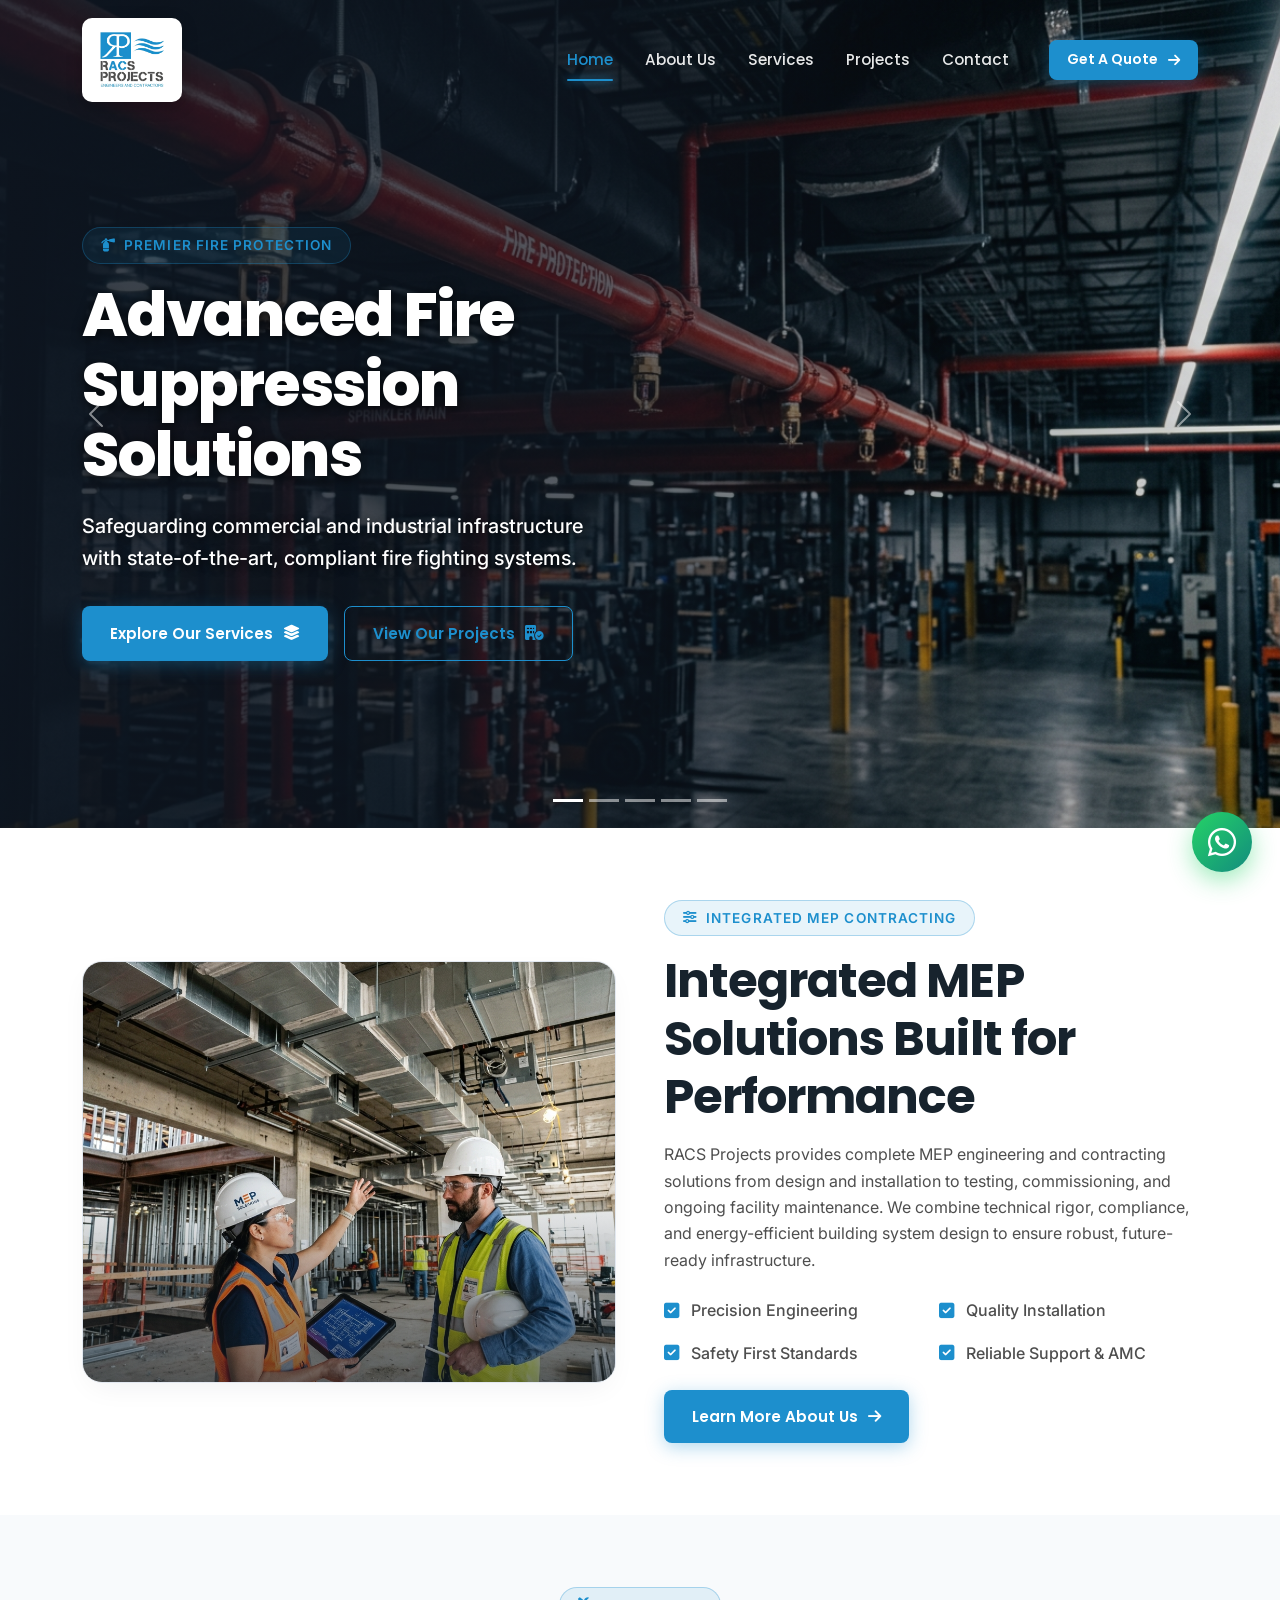
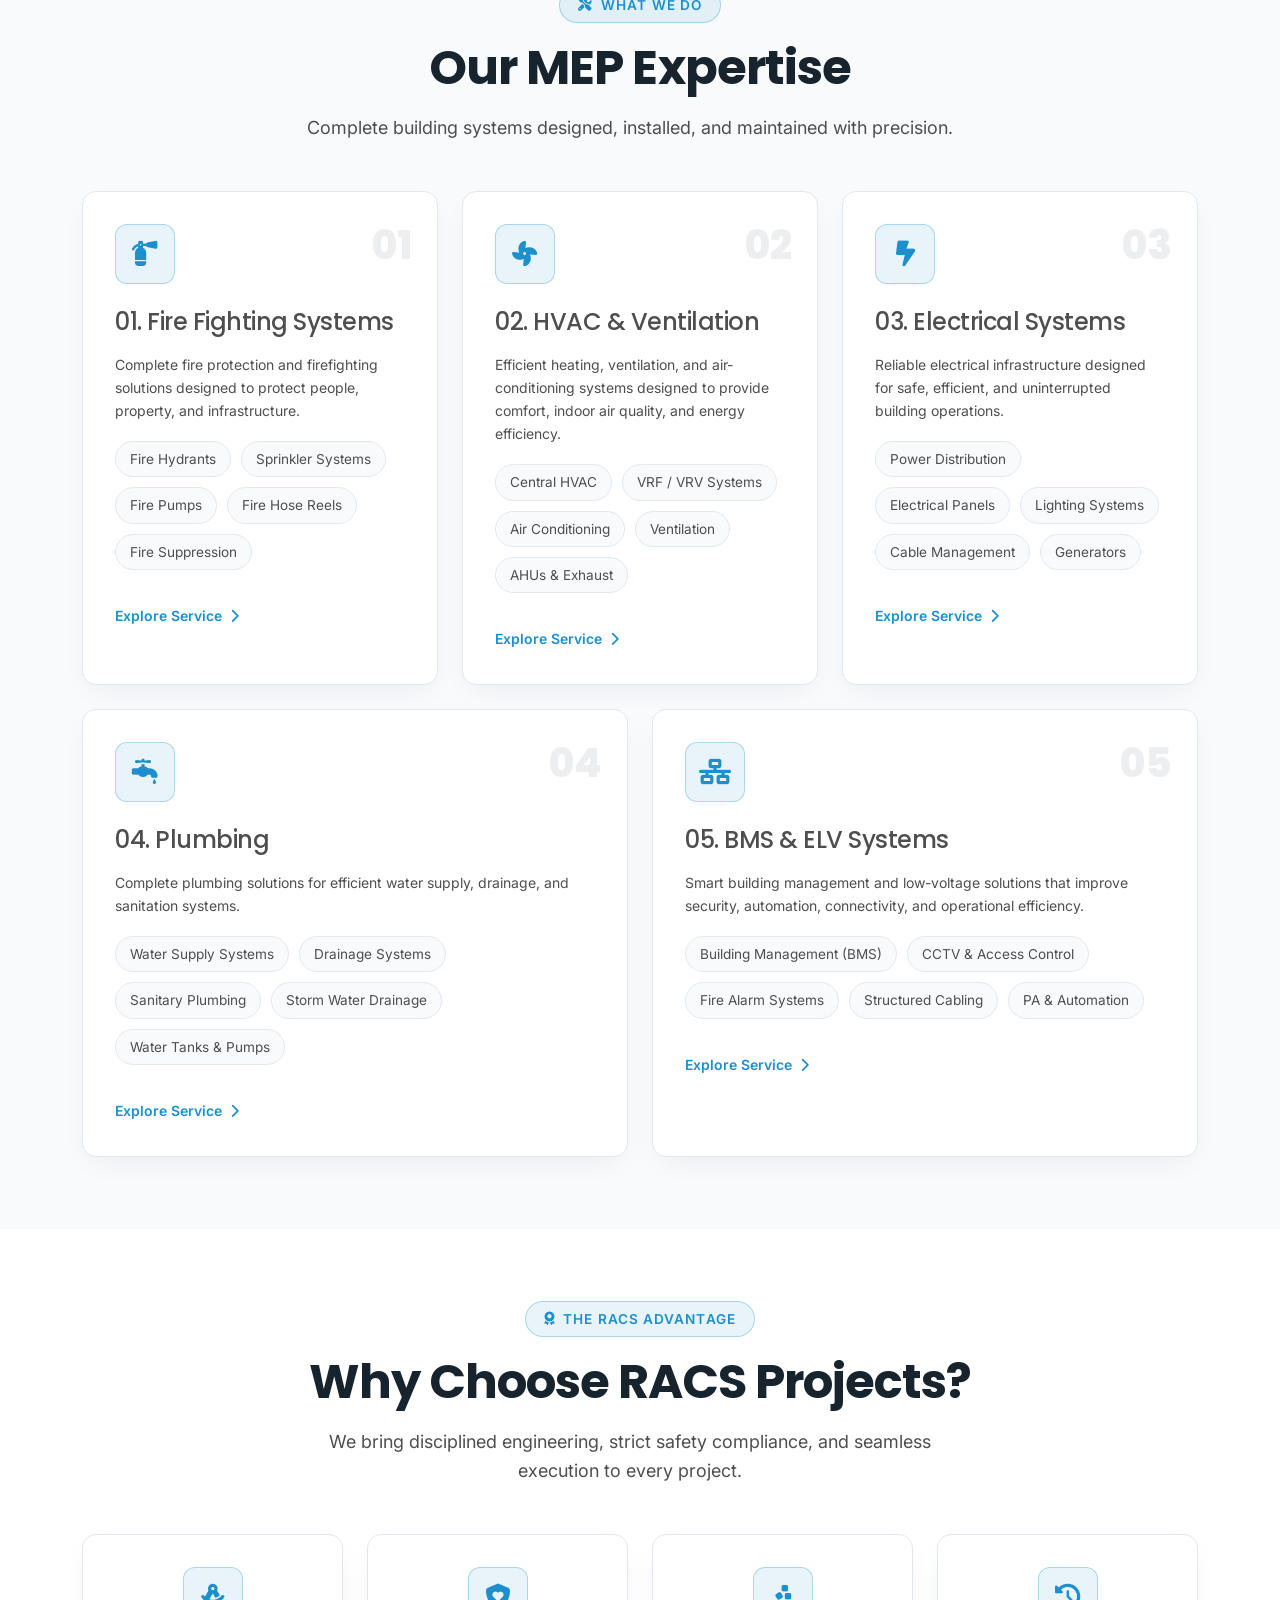
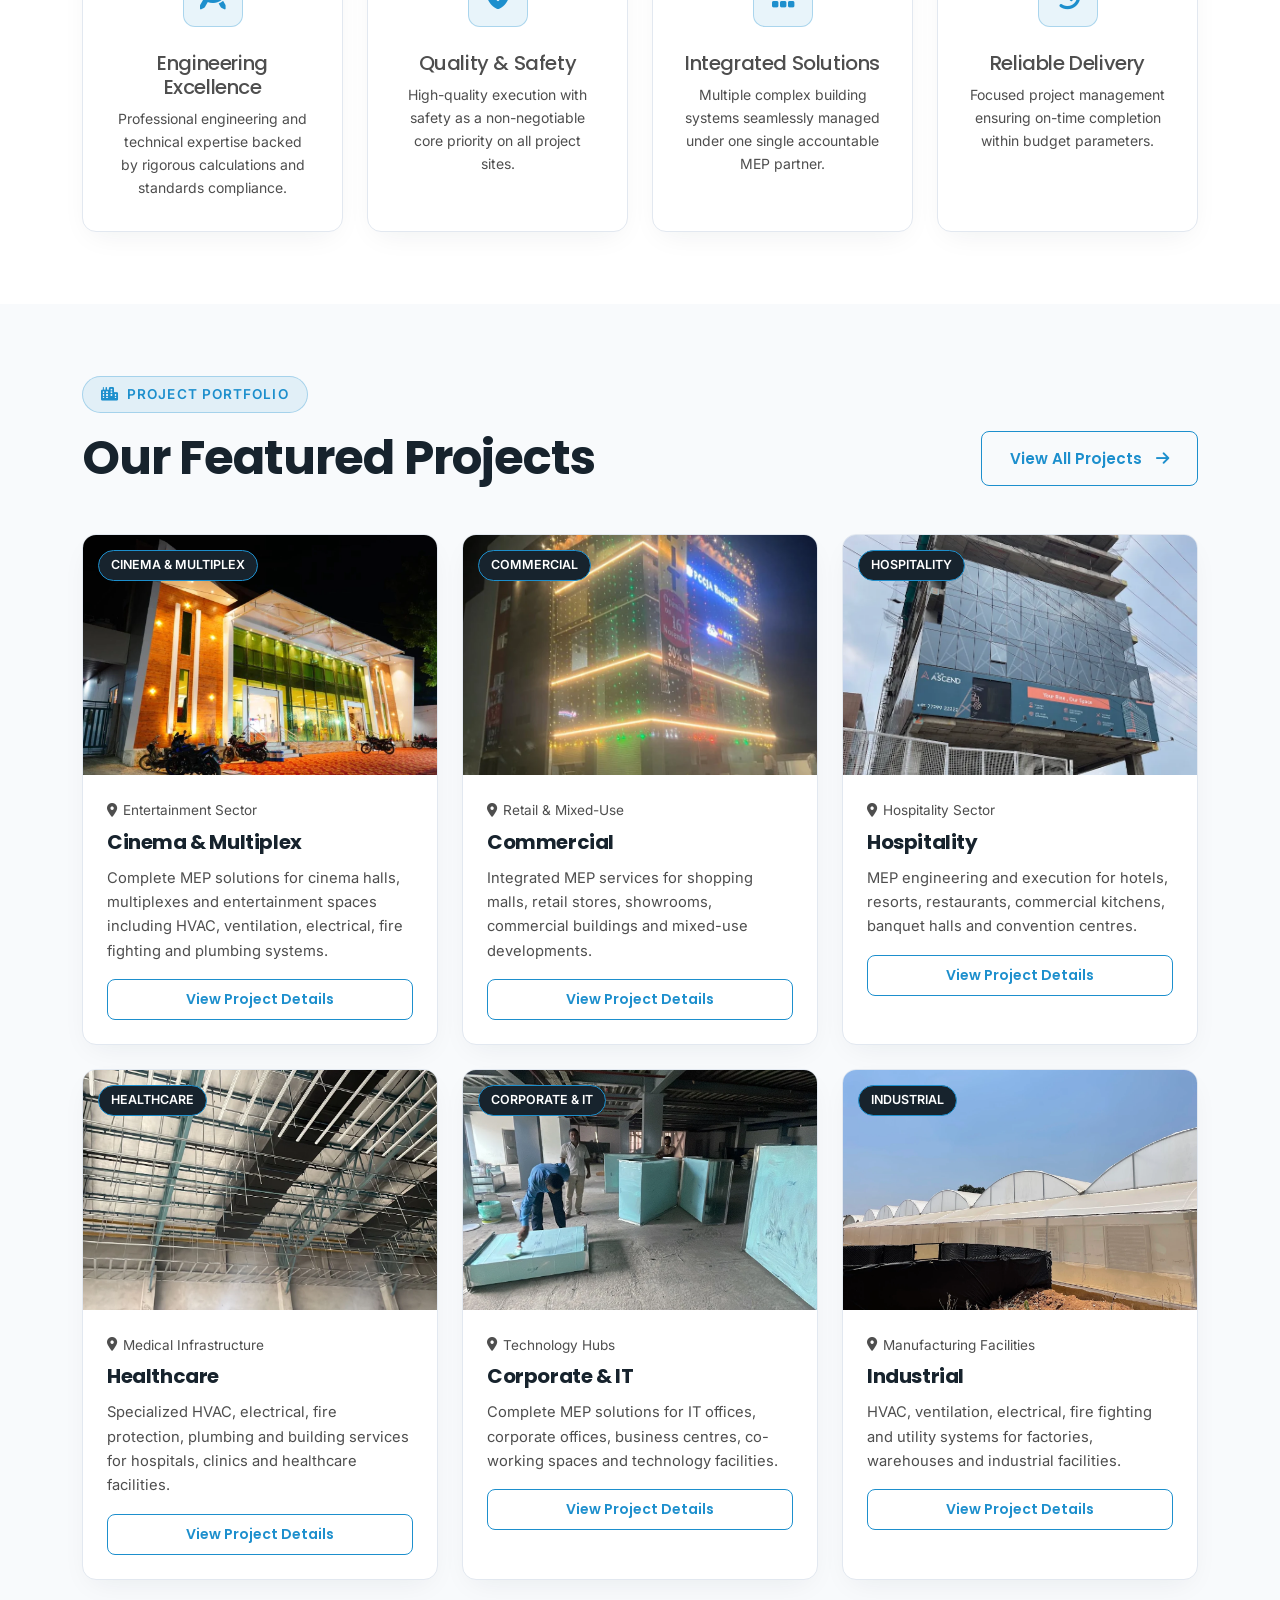
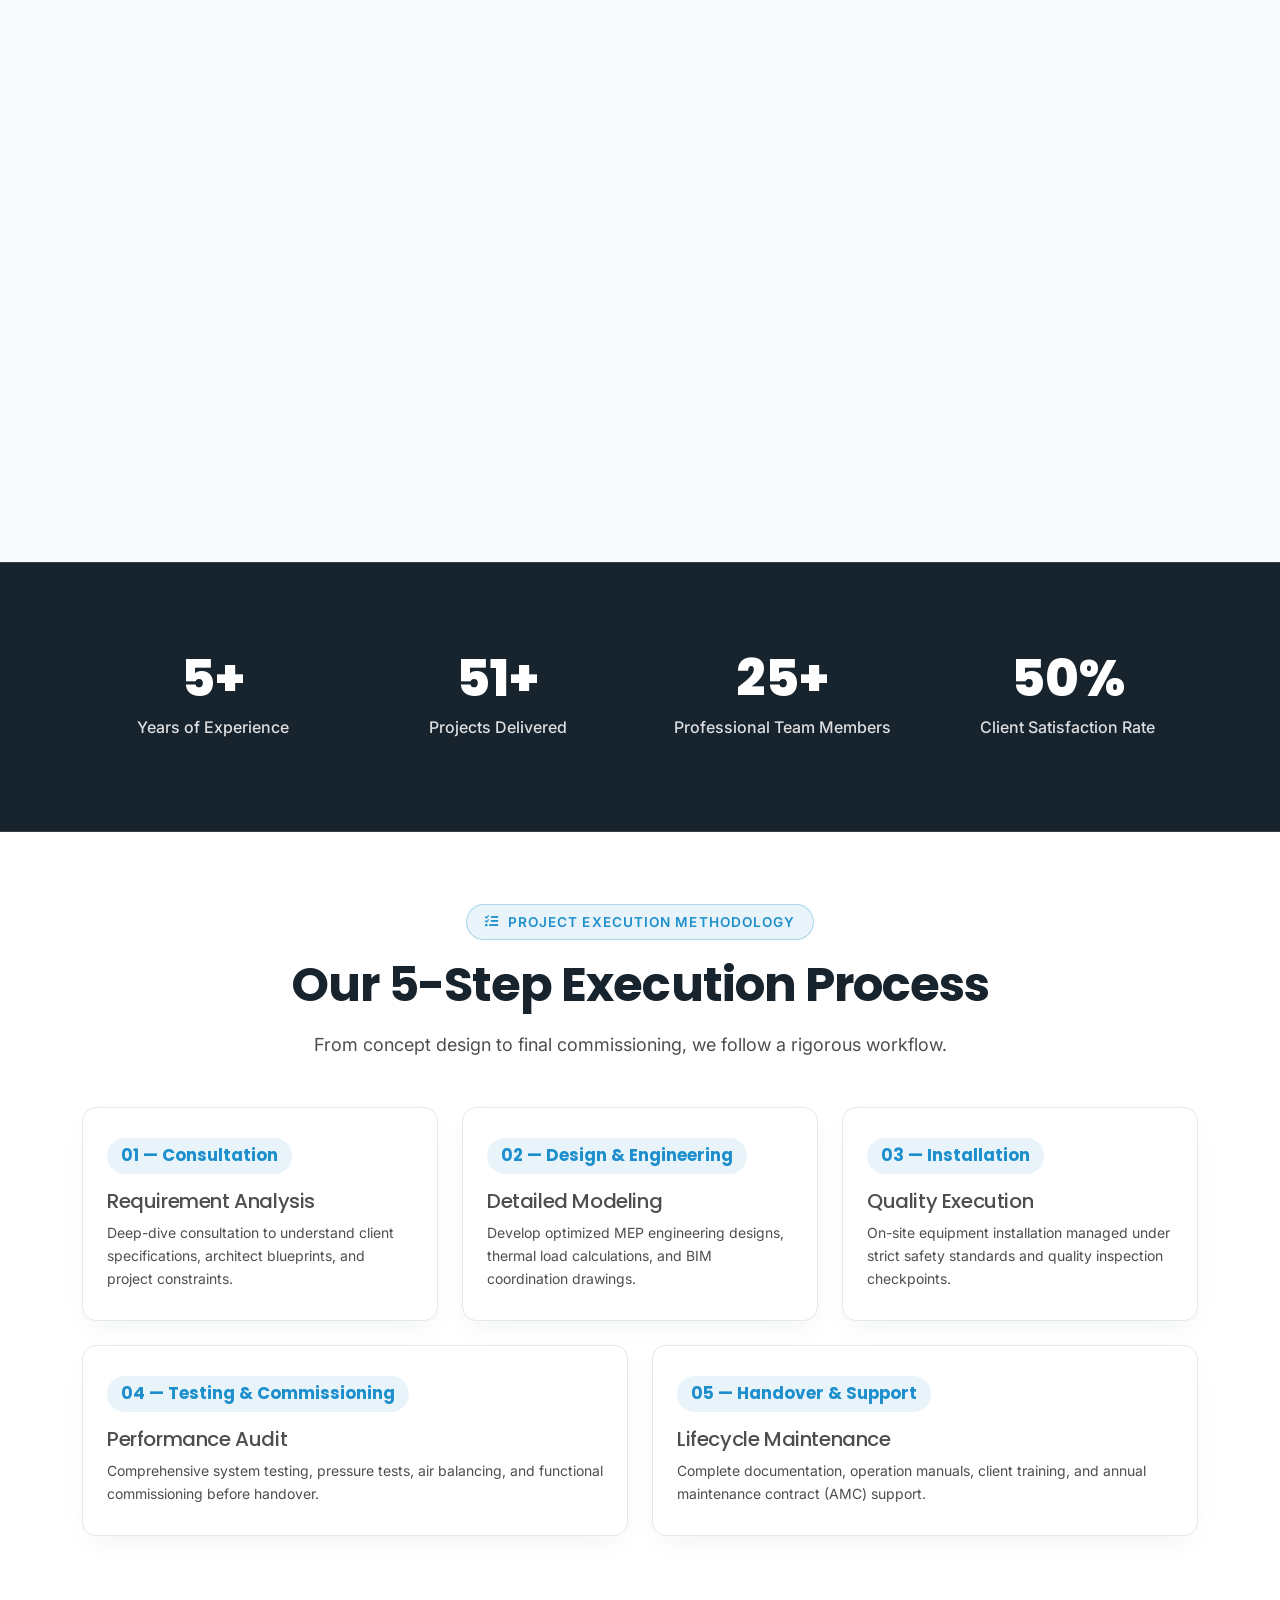
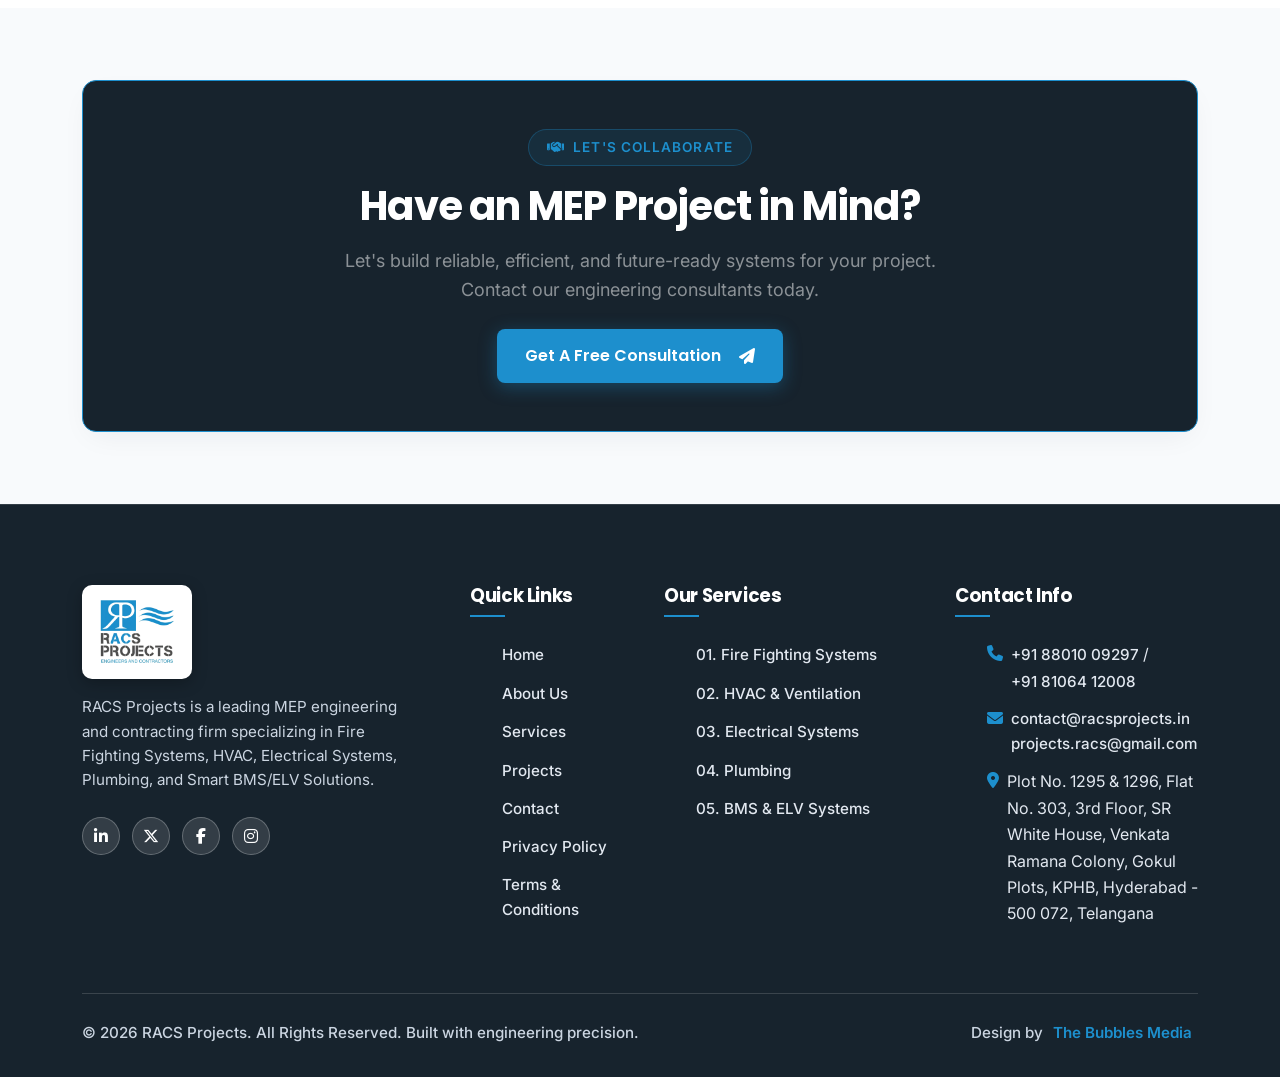
<file: index.html>
<!DOCTYPE html>
<html lang="en">

<head>
  <meta charset="UTF-8">
  <meta name="viewport" content="width=device-width, initial-scale=1.0">
  <title>RACS Projects | Integrated MEP Engineering & Contracting Consultants</title>
  <meta name="description"
    content="RACS Projects is a leading MEP contracting firm delivering Fire Fighting Systems, HVAC & Ventilation, Electrical Systems, Plumbing, and BMS & ELV Systems in Hyderabad, Telangana, India.">
  <meta name="keywords"
    content="MEP engineering, MEP contractor Hyderabad, Fire Fighting Systems, HVAC contractor, Electrical contracting, Plumbing engineering, BMS ELV Systems, RACS Projects">
  <meta name="author" content="RACS Projects">
  <meta name="robots" content="index, follow">
  <link rel="canonical" href="https://racsprojects.com/">

  <!-- Favicon & Touch Icon -->
  <link rel="icon" type="image/png" href="assets/images/logo.png">
  <link rel="shortcut icon" type="image/png" href="assets/images/logo.png">
  <link rel="apple-touch-icon" href="assets/images/logo.png">

  <!-- GEO Tagging (Geographic SEO) -->
  <meta name="geo.region" content="IN-TG">
  <meta name="geo.placename" content="Hyderabad">
  <meta name="geo.position" content="17.450408;78.422081">
  <meta name="ICBM" content="17.450408, 78.422081">

  <!-- Open Graph / Social Media Meta -->
  <meta property="og:title" content="RACS Projects | Premier MEP Engineering & Contracting">
  <meta property="og:description"
    content="Engineering Better Spaces. Building Smarter Futures. Integrated Fire Fighting, HVAC, Electrical, Plumbing, and BMS/ELV Solutions.">
  <meta property="og:type" content="website">
  <meta property="og:url" content="https://racsprojects.com/">
  <meta property="og:image" content="https://racsprojects.com/assets/images/hero-bg.jpg">

  <!-- Twitter Meta Cards -->
  <meta name="twitter:card" content="summary_large_image">
  <meta name="twitter:title" content="RACS Projects | Premier MEP Engineering & Contracting">
  <meta name="twitter:description"
    content="Integrated MEP engineering & contracting firm specializing in Fire Fighting, HVAC, Electrical, Plumbing, and BMS/ELV systems across India.">
  <meta name="twitter:image" content="https://racsprojects.com/assets/images/hero-bg.jpg">

  <!-- Schema.org JSON-LD Structured Data (SEO / GEO / AEO / LLM) -->
  <script type="application/ld+json">
  {
    "@context": "https://schema.org",
    "@type": "HVACContractor",
    "name": "RACS Projects",
    "image": "https://racsprojects.com/assets/images/logo.png",
    "@id": "https://racsprojects.com/#organization",
    "url": "https://racsprojects.com/",
    "telephone": "+91-8801009297",
    "email": "contact@racsprojects.in",
    "priceRange": "$$$",
    "address": {
      "@type": "PostalAddress",
      "streetAddress": "Plot No. 1295 & 1296, Flat No. 303, 3rd Floor, SR White House, Venkata Ramana Colony, Gokul Plots, KPHB",
      "addressLocality": "Hyderabad",
      "addressRegion": "Telangana",
      "postalCode": "500072",
      "addressCountry": "IN"
    },
    "geo": {
      "@type": "GeoCoordinates",
      "latitude": 17.450408,
      "longitude": 78.422081
    },
    "openingHoursSpecification": {
      "@type": "OpeningHoursSpecification",
      "dayOfWeek": [
        "Monday",
        "Tuesday",
        "Wednesday",
        "Thursday",
        "Friday",
        "Saturday"
      ],
      "opens": "09:00",
      "closes": "18:00"
    },
    "hasOfferCatalog": {
      "@type": "OfferCatalog",
      "name": "MEP Engineering Services",
      "itemListElement": [
        {
          "@type": "Offer",
          "itemOffered": {
            "@type": "Service",
            "name": "Fire Fighting Systems"
          }
        },
        {
          "@type": "Offer",
          "itemOffered": {
            "@type": "Service",
            "name": "HVAC & Ventilation"
          }
        },
        {
          "@type": "Offer",
          "itemOffered": {
            "@type": "Service",
            "name": "Electrical Systems"
          }
        },
        {
          "@type": "Offer",
          "itemOffered": {
            "@type": "Service",
            "name": "Plumbing Systems"
          }
        },
        {
          "@type": "Offer",
          "itemOffered": {
            "@type": "Service",
            "name": "BMS & ELV Systems"
          }
        }
      ]
    }
  }
  </script>

  <!-- Google Fonts -->
  <link rel="preconnect" href="https://fonts.googleapis.com">
  <link rel="preconnect" href="https://fonts.gstatic.com" crossorigin>
  <link
    href="https://fonts.googleapis.com/css2?family=Inter:wght@300;400;500;600;700&family=Poppins:wght@400;500;600;700;800&display=swap"
    rel="stylesheet">

  <!-- Bootstrap 5 CSS -->
  <link href="https://cdn.jsdelivr.net/npm/bootstrap@5.3.3/dist/css/bootstrap.min.css" rel="stylesheet">

  <!-- Font Awesome Icons -->
  <link rel="stylesheet" href="https://cdnjs.cloudflare.com/ajax/libs/font-awesome/6.5.1/css/all.min.css">

  <!-- Google Tag Manager -->
  <script>(function (w, d, s, l, i) {
      w[l] = w[l] || []; w[l].push({
        'gtm.start':
          new Date().getTime(), event: 'gtm.js'
      }); var f = d.getElementsByTagName(s)[0],
        j = d.createElement(s), dl = l != 'dataLayer' ? '&l=' + l : ''; j.async = true; j.src =
          'https://www.googletagmanager.com/gtm.js?id=' + i + dl; f.parentNode.insertBefore(j, f);
    })(window, document, 'script', 'dataLayer', 'GTM-TD3SQTVT');</script>
  <!-- End Google Tag Manager -->

  <!-- Google tag (gtag.js) -->
  <script async src="https://www.googletagmanager.com/gtag/js?id=G-G542EDHJNM"></script>
  <script>
    window.dataLayer = window.dataLayer || [];
    function gtag() { dataLayer.push(arguments); }
    gtag('js', new Date());

    gtag('config', 'G-G542EDHJNM');
  </script>
  <!-- Google tag (gtag.js) -->
  <script async src="https://www.googletagmanager.com/gtag/js?id=AW-11412148399"></script>
  <script>
    window.dataLayer = window.dataLayer || [];
    function gtag() { dataLayer.push(arguments); }
    gtag('js', new Date());

    gtag('config', 'AW-11412148399');
  </script>
  <!-- Custom Stylesheet -->
  <link rel="stylesheet" href="css/style.css">
</head>

<body>
  <!-- Google Tag Manager (noscript) -->
  <noscript><iframe src="https://www.googletagmanager.com/ns.html?id=GTM-TD3SQTVT" height="0" width="0"
      style="display:none;visibility:hidden"></iframe></noscript>
  <!-- End Google Tag Manager (noscript) -->

  <!-- ==========================================
       NAVIGATION BAR
       ========================================== -->
  <nav class="navbar navbar-expand-lg navbar-racs">
    <div class="container">
      <a class="navbar-brand navbar-brand-racs" href="index.html">
        <img src="assets/images/logo.png" alt="RACS Projects Logo" class="brand-logo-img">
      </a>
      <button class="navbar-toggler navbar-toggler-racs" type="button" data-bs-toggle="collapse"
        data-bs-target="#navbarContent" aria-controls="navbarContent" aria-expanded="false"
        aria-label="Toggle navigation">
        <i class="fa-solid fa-bars"></i>
      </button>

      <div class="collapse navbar-collapse" id="navbarContent">
        <ul class="navbar-nav ms-auto mb-2 mb-lg-0 me-lg-4">
          <li class="nav-item">
            <a class="nav-link nav-link-racs active" href="index.html">Home</a>
          </li>
          <li class="nav-item">
            <a class="nav-link nav-link-racs" href="about.html">About Us</a>
          </li>
          <li class="nav-item">
            <a class="nav-link nav-link-racs" href="services.html">Services</a>
          </li>
          <li class="nav-item">
            <a class="nav-link nav-link-racs" href="projects.html">Projects</a>
          </li>
          <li class="nav-item">
            <a class="nav-link nav-link-racs" href="contact.html">Contact</a>
          </li>
        </ul>
        <a href="contact.html" class="btn-racs btn-racs-primary btn-sm-custom">
          Get a Quote <i class="fa-solid fa-arrow-right"></i>
        </a>
      </div>
    </div>
  </nav>

  <!-- ==========================================
       HERO SECTION
       ========================================== -->
  <section id="heroCarousel" class="carousel slide carousel-fade hero-carousel" data-bs-ride="carousel" data-bs-interval="4000">
    <!-- Indicators -->
    <div class="carousel-indicators">
      <button type="button" data-bs-target="#heroCarousel" data-bs-slide-to="0" class="active" aria-current="true" aria-label="Slide 1"></button>
      <button type="button" data-bs-target="#heroCarousel" data-bs-slide-to="1" aria-label="Slide 2"></button>
      <button type="button" data-bs-target="#heroCarousel" data-bs-slide-to="2" aria-label="Slide 3"></button>
      <button type="button" data-bs-target="#heroCarousel" data-bs-slide-to="3" aria-label="Slide 4"></button>
      <button type="button" data-bs-target="#heroCarousel" data-bs-slide-to="4" aria-label="Slide 5"></button>
    </div>

    <!-- Carousel Content -->
    <div class="carousel-inner">
      <!-- Slide 1: Fire Fighting -->
      <div class="carousel-item active" style="background-image: url('assets/images/hero-service-1.jpg');">
        <div class="hero-overlay"></div>
        <div class="container hero-carousel-content">
          <div class="row align-items-center w-100">
            <div class="col-lg-7 col-xl-6">
              <div class="section-tag">
                <i class="fa-solid fa-fire-extinguisher"></i> Premier Fire Protection
              </div>
              <h1 class="hero-title">
                Advanced Fire<br>Suppression Solutions
              </h1>
              <p class="hero-subtitle">
                Safeguarding commercial and industrial infrastructure with state-of-the-art, compliant fire fighting systems.
              </p>
              <div class="d-flex flex-wrap gap-3">
                <a href="services.html" class="btn-racs btn-racs-primary">
                  Explore Our Services <i class="fa-solid fa-layer-group"></i>
                </a>
                <a href="projects.html" class="btn-racs btn-racs-outline">
                  View Our Projects <i class="fa-solid fa-building-circle-check"></i>
                </a>
              </div>
            </div>
          </div>
        </div>
      </div>

      <!-- Slide 2: HVAC -->
      <div class="carousel-item" style="background-image: url('assets/images/hero-service-2.jpg');">
        <div class="hero-overlay"></div>
        <div class="container hero-carousel-content">
          <div class="row align-items-center w-100">
            <div class="col-lg-7 col-xl-6">
              <div class="section-tag">
                <i class="fa-solid fa-fan"></i> Intelligent Climate Control
              </div>
              <h1 class="hero-title">
                Industrial HVAC &<br>Ventilation Systems
              </h1>
              <p class="hero-subtitle">
                Optimized cooling and air distribution engineering for maximum energy efficiency and environmental comfort.
              </p>
              <div class="d-flex flex-wrap gap-3">
                <a href="services.html" class="btn-racs btn-racs-primary">
                  Explore Our Services <i class="fa-solid fa-layer-group"></i>
                </a>
                <a href="projects.html" class="btn-racs btn-racs-outline">
                  View Our Projects <i class="fa-solid fa-building-circle-check"></i>
                </a>
              </div>
            </div>
          </div>
        </div>
      </div>

      <!-- Slide 3: Electrical -->
      <div class="carousel-item" style="background-image: url('assets/images/hero-service-3.jpg');">
        <div class="hero-overlay"></div>
        <div class="container hero-carousel-content">
          <div class="row align-items-center w-100">
            <div class="col-lg-7 col-xl-6">
              <div class="section-tag">
                <i class="fa-solid fa-bolt"></i> Resilient Power Delivery
              </div>
              <h1 class="hero-title">
                High-Performance<br>Electrical Engineering
              </h1>
              <p class="hero-subtitle">
                Comprehensive electrical contracting, from high-voltage substations to precision internal wiring and paneling.
              </p>
              <div class="d-flex flex-wrap gap-3">
                <a href="services.html" class="btn-racs btn-racs-primary">
                  Explore Our Services <i class="fa-solid fa-layer-group"></i>
                </a>
                <a href="projects.html" class="btn-racs btn-racs-outline">
                  View Our Projects <i class="fa-solid fa-building-circle-check"></i>
                </a>
              </div>
            </div>
          </div>
        </div>
      </div>

      <!-- Slide 4: Plumbing -->
      <div class="carousel-item" style="background-image: url('assets/images/hero-service-4.jpg');">
        <div class="hero-overlay"></div>
        <div class="container hero-carousel-content">
          <div class="row align-items-center w-100">
            <div class="col-lg-7 col-xl-6">
              <div class="section-tag">
                <i class="fa-solid fa-faucet-drip"></i> Sustainable Water Management
              </div>
              <h1 class="hero-title">
                Commercial Plumbing<br>Infrastructure
              </h1>
              <p class="hero-subtitle">
                Robust piping networks, filtration systems, and drainage engineering designed for large-scale facilities.
              </p>
              <div class="d-flex flex-wrap gap-3">
                <a href="services.html" class="btn-racs btn-racs-primary">
                  Explore Our Services <i class="fa-solid fa-layer-group"></i>
                </a>
                <a href="projects.html" class="btn-racs btn-racs-outline">
                  View Our Projects <i class="fa-solid fa-building-circle-check"></i>
                </a>
              </div>
            </div>
          </div>
        </div>
      </div>

      <!-- Slide 5: BMS -->
      <div class="carousel-item" style="background-image: url('assets/images/hero-service-5.jpg');">
        <div class="hero-overlay"></div>
        <div class="container hero-carousel-content">
          <div class="row align-items-center w-100">
            <div class="col-lg-7 col-xl-6">
              <div class="section-tag">
                <i class="fa-solid fa-server"></i> Smart Building Technology
              </div>
              <h1 class="hero-title">
                Integrated BMS &<br>ELV Solutions
              </h1>
              <p class="hero-subtitle">
                Centralized monitoring and automation of mechanical, electrical, and security systems for intelligent operations.
              </p>
              <div class="d-flex flex-wrap gap-3">
                <a href="services.html" class="btn-racs btn-racs-primary">
                  Explore Our Services <i class="fa-solid fa-layer-group"></i>
                </a>
                <a href="projects.html" class="btn-racs btn-racs-outline">
                  View Our Projects <i class="fa-solid fa-building-circle-check"></i>
                </a>
              </div>
            </div>
          </div>
        </div>
      </div>
    </div>

    <!-- Controls -->
    <button class="carousel-control-prev d-none d-md-flex" type="button" data-bs-target="#heroCarousel" data-bs-slide="prev">
      <span class="carousel-control-prev-icon" aria-hidden="true"></span>
      <span class="visually-hidden">Previous</span>
    </button>
    <button class="carousel-control-next d-none d-md-flex" type="button" data-bs-target="#heroCarousel" data-bs-slide="next">
      <span class="carousel-control-next-icon" aria-hidden="true"></span>
      <span class="visually-hidden">Next</span>
    </button>
  </section>

  <!-- ==========================================
       COMPANY INTRODUCTION
       ========================================== -->
  <section class="py-5">
    <div class="container py-4">
      <div class="row align-items-center g-5">
        <div class="col-lg-6 reveal-on-scroll">
          <div class="service-img-wrapper">
            <img src="assets/images/company-intro.jpg" alt="RACS Projects MEP Engineering Execution">
            <div class="service-img-overlay"></div>
          </div>
        </div>
        <div class="col-lg-6 reveal-on-scroll">
          <div class="section-tag section-tag-amber">
            <i class="fa-solid fa-sliders"></i> Integrated MEP Contracting
          </div>
          <h2 class="section-title">
            Integrated MEP Solutions Built for Performance
          </h2>
          <p class="text-muted-custom mb-4">
            RACS Projects provides complete MEP engineering and contracting solutions from design and installation to
            testing, commissioning, and ongoing facility maintenance. We combine technical rigor, compliance, and
            energy-efficient building system design to ensure robust, future-ready infrastructure.
          </p>

          <div class="row g-3 mb-4">
            <div class="col-sm-6">
              <div class="feature-point">
                <i class="fa-solid fa-square-check"></i> Precision Engineering
              </div>
            </div>
            <div class="col-sm-6">
              <div class="feature-point">
                <i class="fa-solid fa-square-check"></i> Quality Installation
              </div>
            </div>
            <div class="col-sm-6">
              <div class="feature-point">
                <i class="fa-solid fa-square-check"></i> Safety First Standards
              </div>
            </div>
            <div class="col-sm-6">
              <div class="feature-point">
                <i class="fa-solid fa-square-check"></i> Reliable Support & AMC
              </div>
            </div>
          </div>

          <a href="about.html" class="btn-racs btn-racs-primary">
            Learn More About Us <i class="fa-solid fa-arrow-right"></i>
          </a>
        </div>
      </div>
    </div>
  </section>

  <!-- ==========================================
       HOME — SERVICES (STRICT ORDER 01 - 05)
       ========================================== -->
  <section class="py-5 bg-surface-slate">
    <div class="container py-4">
      <div class="text-center mx-auto mb-5 reveal-on-scroll" style="max-width: 700px;">
        <div class="section-tag">
          <i class="fa-solid fa-screwdriver-wrench"></i> What We Do
        </div>
        <h2 class="section-title">Our MEP Expertise</h2>
        <p class="section-subtitle">
          Complete building systems designed, installed, and maintained with precision.
        </p>
      </div>

      <div class="row g-4">
        <!-- 01. Fire Fighting Systems -->
        <div class="col-lg-4 col-md-6 reveal-on-scroll">
          <div class="racs-card">
            <div class="card-number">01</div>
            <div class="icon-box icon-box-amber">
              <i class="fa-solid fa-fire-extinguisher"></i>
            </div>
            <h3 class="h4 mb-3">01. Fire Fighting Systems</h3>
            <p class="text-muted-custom small mb-3">
              Complete fire protection and firefighting solutions designed to protect people, property, and
              infrastructure.
            </p>
            <div class="service-pill-list">
              <span class="service-pill">Fire Hydrants</span>
              <span class="service-pill">Sprinkler Systems</span>
              <span class="service-pill">Fire Pumps</span>
              <span class="service-pill">Fire Hose Reels</span>
              <span class="service-pill">Fire Suppression</span>
            </div>
            <div class="mt-4 pt-2">
              <a href="services.html#fire-fighting" class="text-accent-amber fw-semibold small">
                Explore Service <i class="fa-solid fa-chevron-right ms-1"></i>
              </a>
            </div>
          </div>
        </div>

        <!-- 02. HVAC & Ventilation -->
        <div class="col-lg-4 col-md-6 reveal-on-scroll">
          <div class="racs-card">
            <div class="card-number">02</div>
            <div class="icon-box">
              <i class="fa-solid fa-fan"></i>
            </div>
            <h3 class="h4 mb-3">02. HVAC & Ventilation</h3>
            <p class="text-muted-custom small mb-3">
              Efficient heating, ventilation, and air-conditioning systems designed to provide comfort, indoor air
              quality, and energy efficiency.
            </p>
            <div class="service-pill-list">
              <span class="service-pill">Central HVAC</span>
              <span class="service-pill">VRF / VRV Systems</span>
              <span class="service-pill">Air Conditioning</span>
              <span class="service-pill">Ventilation</span>
              <span class="service-pill">AHUs & Exhaust</span>
            </div>
            <div class="mt-4 pt-2">
              <a href="services.html#hvac-ventilation" class="text-accent-blue fw-semibold small">
                Explore Service <i class="fa-solid fa-chevron-right ms-1"></i>
              </a>
            </div>
          </div>
        </div>

        <!-- 03. Electrical Systems -->
        <div class="col-lg-4 col-md-6 reveal-on-scroll">
          <div class="racs-card">
            <div class="card-number">03</div>
            <div class="icon-box icon-box-amber">
              <i class="fa-solid fa-bolt-lightning"></i>
            </div>
            <h3 class="h4 mb-3">03. Electrical Systems</h3>
            <p class="text-muted-custom small mb-3">
              Reliable electrical infrastructure designed for safe, efficient, and uninterrupted building operations.
            </p>
            <div class="service-pill-list">
              <span class="service-pill">Power Distribution</span>
              <span class="service-pill">Electrical Panels</span>
              <span class="service-pill">Lighting Systems</span>
              <span class="service-pill">Cable Management</span>
              <span class="service-pill">Generators</span>
            </div>
            <div class="mt-4 pt-2">
              <a href="services.html#electrical-systems" class="text-accent-amber fw-semibold small">
                Explore Service <i class="fa-solid fa-chevron-right ms-1"></i>
              </a>
            </div>
          </div>
        </div>

        <!-- 04. Plumbing -->
        <div class="col-lg-6 col-md-6 reveal-on-scroll">
          <div class="racs-card">
            <div class="card-number">04</div>
            <div class="icon-box">
              <i class="fa-solid fa-faucet-drip"></i>
            </div>
            <h3 class="h4 mb-3">04. Plumbing</h3>
            <p class="text-muted-custom small mb-3">
              Complete plumbing solutions for efficient water supply, drainage, and sanitation systems.
            </p>
            <div class="service-pill-list">
              <span class="service-pill">Water Supply Systems</span>
              <span class="service-pill">Drainage Systems</span>
              <span class="service-pill">Sanitary Plumbing</span>
              <span class="service-pill">Storm Water Drainage</span>
              <span class="service-pill">Water Tanks & Pumps</span>
            </div>
            <div class="mt-4 pt-2">
              <a href="services.html#plumbing" class="text-accent-blue fw-semibold small">
                Explore Service <i class="fa-solid fa-chevron-right ms-1"></i>
              </a>
            </div>
          </div>
        </div>

        <!-- 05. BMS & ELV Systems -->
        <div class="col-lg-6 col-md-12 reveal-on-scroll">
          <div class="racs-card">
            <div class="card-number">05</div>
            <div class="icon-box icon-box-amber">
              <i class="fa-solid fa-network-wired"></i>
            </div>
            <h3 class="h4 mb-3">05. BMS & ELV Systems</h3>
            <p class="text-muted-custom small mb-3">
              Smart building management and low-voltage solutions that improve security, automation, connectivity, and
              operational efficiency.
            </p>
            <div class="service-pill-list">
              <span class="service-pill">Building Management (BMS)</span>
              <span class="service-pill">CCTV & Access Control</span>
              <span class="service-pill">Fire Alarm Systems</span>
              <span class="service-pill">Structured Cabling</span>
              <span class="service-pill">PA & Automation</span>
            </div>
            <div class="mt-4 pt-2">
              <a href="services.html#bms-elv" class="text-accent-amber fw-semibold small">
                Explore Service <i class="fa-solid fa-chevron-right ms-1"></i>
              </a>
            </div>
          </div>
        </div>

      </div>
    </div>
  </section>

  <!-- ==========================================
       WHY CHOOSE RACS PROJECTS
       ========================================== -->
  <section class="py-5">
    <div class="container py-4">
      <div class="text-center mx-auto mb-5 reveal-on-scroll" style="max-width: 700px;">
        <div class="section-tag">
          <i class="fa-solid fa-award"></i> The RACS Advantage
        </div>
        <h2 class="section-title">Why Choose RACS Projects?</h2>
        <p class="section-subtitle">
          We bring disciplined engineering, strict safety compliance, and seamless execution to every project.
        </p>
      </div>

      <div class="row g-4">
        <div class="col-lg-3 col-md-6 reveal-on-scroll">
          <div class="racs-card text-center">
            <div class="icon-box mx-auto">
              <i class="fa-solid fa-compass-drafting"></i>
            </div>
            <h4 class="h5 mb-2">Engineering Excellence</h4>
            <p class="text-muted-custom small mb-0">
              Professional engineering and technical expertise backed by rigorous calculations and standards compliance.
            </p>
          </div>
        </div>

        <div class="col-lg-3 col-md-6 reveal-on-scroll">
          <div class="racs-card text-center">
            <div class="icon-box icon-box-amber mx-auto">
              <i class="fa-solid fa-shield-heart"></i>
            </div>
            <h4 class="h5 mb-2">Quality & Safety</h4>
            <p class="text-muted-custom small mb-0">
              High-quality execution with safety as a non-negotiable core priority on all project sites.
            </p>
          </div>
        </div>

        <div class="col-lg-3 col-md-6 reveal-on-scroll">
          <div class="racs-card text-center">
            <div class="icon-box mx-auto">
              <i class="fa-solid fa-cubes-stacked"></i>
            </div>
            <h4 class="h5 mb-2">Integrated Solutions</h4>
            <p class="text-muted-custom small mb-0">
              Multiple complex building systems seamlessly managed under one single accountable MEP partner.
            </p>
          </div>
        </div>

        <div class="col-lg-3 col-md-6 reveal-on-scroll">
          <div class="racs-card text-center">
            <div class="icon-box icon-box-amber mx-auto">
              <i class="fa-solid fa-clock-rotate-left"></i>
            </div>
            <h4 class="h5 mb-2">Reliable Delivery</h4>
            <p class="text-muted-custom small mb-0">
              Focused project management ensuring on-time completion within budget parameters.
            </p>
          </div>
        </div>
      </div>
    </div>
  </section>

  <!-- ==========================================
       FEATURED PROJECTS PREVIEW
       ========================================== -->
  <section class="py-5 bg-surface-slate">
    <div class="container py-4">
      <div class="d-flex flex-column flex-md-row justify-content-between align-items-md-end mb-5 reveal-on-scroll">
        <div>
          <div class="section-tag">
            <i class="fa-solid fa-city"></i> Project Portfolio
          </div>
          <h2 class="section-title mb-0">Our Featured Projects</h2>
        </div>
        <a href="projects.html" class="btn-racs btn-racs-outline mt-3 mt-md-0">
          View All Projects <i class="fa-solid fa-arrow-right ms-1"></i>
        </a>
      </div>

      <div class="row g-4">
        <!-- Project 1: Cinema & Multiplex -->
        <div class="col-lg-4 col-md-6 reveal-on-scroll">
          <div class="project-card">
            <div class="project-img-box">
              <img src="assets/pojects_pics/Cinema%20%26%20Multiplex1.webp" alt="Cinema & Multiplex">
              <span class="project-category-badge">Cinema & Multiplex</span>
            </div>
            <div class="project-body">
              <div class="project-location">
                <i class="fa-solid fa-location-dot"></i> Entertainment Sector
              </div>
              <h3 class="project-title">Cinema & Multiplex</h3>
              <p class="project-desc">
                Complete MEP solutions for cinema halls, multiplexes and entertainment spaces including HVAC, ventilation, electrical, fire fighting and plumbing systems.
              </p>
              <a href="projects.html" class="btn-racs btn-racs-outline btn-sm-custom w-100">
                View Project Details
              </a>
            </div>
          </div>
        </div>

        <!-- Project 2: Commercial -->
        <div class="col-lg-4 col-md-6 reveal-on-scroll">
          <div class="project-card">
            <div class="project-img-box">
              <img src="assets/pojects_pics/Commercial1.webp" alt="Commercial">
              <span class="project-category-badge">Commercial</span>
            </div>
            <div class="project-body">
              <div class="project-location">
                <i class="fa-solid fa-location-dot"></i> Retail & Mixed-Use
              </div>
              <h3 class="project-title">Commercial</h3>
              <p class="project-desc">
                Integrated MEP services for shopping malls, retail stores, showrooms, commercial buildings and mixed-use developments.
              </p>
              <a href="projects.html" class="btn-racs btn-racs-outline btn-sm-custom w-100">
                View Project Details
              </a>
            </div>
          </div>
        </div>

        <!-- Project 3: Hospitality -->
        <div class="col-lg-4 col-md-6 reveal-on-scroll">
          <div class="project-card">
            <div class="project-img-box">
              <img src="assets/pojects_pics/Hospitality1.webp" alt="Hospitality">
              <span class="project-category-badge">Hospitality</span>
            </div>
            <div class="project-body">
              <div class="project-location">
                <i class="fa-solid fa-location-dot"></i> Hospitality Sector
              </div>
              <h3 class="project-title">Hospitality</h3>
              <p class="project-desc">
                MEP engineering and execution for hotels, resorts, restaurants, commercial kitchens, banquet halls and convention centres.
              </p>
              <a href="projects.html" class="btn-racs btn-racs-outline btn-sm-custom w-100">
                View Project Details
              </a>
            </div>
          </div>
        </div>

        <!-- Project 4: Healthcare -->
        <div class="col-lg-4 col-md-6 reveal-on-scroll">
          <div class="project-card">
            <div class="project-img-box">
              <img src="assets/pojects_pics/Healthcare1.webp" alt="Healthcare">
              <span class="project-category-badge">Healthcare</span>
            </div>
            <div class="project-body">
              <div class="project-location">
                <i class="fa-solid fa-location-dot"></i> Medical Infrastructure
              </div>
              <h3 class="project-title">Healthcare</h3>
              <p class="project-desc">
                Specialized HVAC, electrical, fire protection, plumbing and building services for hospitals, clinics and healthcare facilities.
              </p>
              <a href="projects.html" class="btn-racs btn-racs-outline btn-sm-custom w-100">
                View Project Details
              </a>
            </div>
          </div>
        </div>

        <!-- Project 5: Corporate & IT -->
        <div class="col-lg-4 col-md-6 reveal-on-scroll">
          <div class="project-card">
            <div class="project-img-box">
              <img src="assets/pojects_pics/Corporate%20%26%20IT1.webp" alt="Corporate & IT">
              <span class="project-category-badge">Corporate & IT</span>
            </div>
            <div class="project-body">
              <div class="project-location">
                <i class="fa-solid fa-location-dot"></i> Technology Hubs
              </div>
              <h3 class="project-title">Corporate & IT</h3>
              <p class="project-desc">
                Complete MEP solutions for IT offices, corporate offices, business centres, co-working spaces and technology facilities.
              </p>
              <a href="projects.html" class="btn-racs btn-racs-outline btn-sm-custom w-100">
                View Project Details
              </a>
            </div>
          </div>
        </div>

        <!-- Project 6: Industrial -->
        <div class="col-lg-4 col-md-6 reveal-on-scroll">
          <div class="project-card">
            <div class="project-img-box">
              <img src="assets/pojects_pics/Industrial1.webp" alt="Industrial">
              <span class="project-category-badge">Industrial</span>
            </div>
            <div class="project-body">
              <div class="project-location">
                <i class="fa-solid fa-location-dot"></i> Manufacturing Facilities
              </div>
              <h3 class="project-title">Industrial</h3>
              <p class="project-desc">
                HVAC, ventilation, electrical, fire fighting and utility systems for factories, warehouses and industrial facilities.
              </p>
              <a href="projects.html" class="btn-racs btn-racs-outline btn-sm-custom w-100">
                View Project Details
              </a>
            </div>
          </div>
        </div>

        <!-- Project 7: Infrastructure -->
        <div class="col-lg-4 col-md-6 reveal-on-scroll">
          <div class="project-card">
            <div class="project-img-box">
              <img src="assets/pojects_pics/Infrastructure1.webp" alt="Infrastructure">
              <span class="project-category-badge">Infrastructure</span>
            </div>
            <div class="project-body">
              <div class="project-location">
                <i class="fa-solid fa-location-dot"></i> Public Development
              </div>
              <h3 class="project-title">Infrastructure</h3>
              <p class="project-desc">
                Integrated MEP systems for large-scale infrastructure, institutional and public-use developments.
              </p>
              <a href="projects.html" class="btn-racs btn-racs-outline btn-sm-custom w-100">
                View Project Details
              </a>
            </div>
          </div>
        </div>
      </div>
    </div>
  </section>

  <!-- ==========================================
       ANIMATED STATISTICS SECTION
       ========================================== -->
  <section class="stats-section" id="stats-section">
    <div class="container">
      <div class="row g-4">
        <div class="col-lg-3 col-6">
          <div class="stat-item">
            <div class="stat-number" data-target="10" data-suffix="+">0</div>
            <div class="stat-label">Years of Experience</div>
          </div>
        </div>
        <div class="col-lg-3 col-6">
          <div class="stat-item">
            <div class="stat-number" data-target="100" data-suffix="+">0</div>
            <div class="stat-label">Projects Delivered</div>
          </div>
        </div>
        <div class="col-lg-3 col-6">
          <div class="stat-item">
            <div class="stat-number" data-target="50" data-suffix="+">0</div>
            <div class="stat-label">Professional Team Members</div>
          </div>
        </div>
        <div class="col-lg-3 col-6">
          <div class="stat-item">
            <div class="stat-number" data-target="98" data-suffix="%">0</div>
            <div class="stat-label">Client Satisfaction Rate</div>
          </div>
        </div>
      </div>
    </div>
  </section>

  <!-- ==========================================
       PROJECT PROCESS
       ========================================== -->
  <section class="py-5">
    <div class="container py-4">
      <div class="text-center mx-auto mb-5 reveal-on-scroll" style="max-width: 700px;">
        <div class="section-tag section-tag-amber">
          <i class="fa-solid fa-list-check"></i> Project Execution Methodology
        </div>
        <h2 class="section-title">Our 5-Step Execution Process</h2>
        <p class="section-subtitle">
          From concept design to final commissioning, we follow a rigorous workflow.
        </p>
      </div>

      <div class="row g-4">
        <div class="col-lg-4 col-md-6 reveal-on-scroll">
          <div class="process-step">
            <div class="step-num">01 — Consultation</div>
            <h4 class="h5 mb-2">Requirement Analysis</h4>
            <p class="text-muted-custom small mb-0">
              Deep-dive consultation to understand client specifications, architect blueprints, and project constraints.
            </p>
          </div>
        </div>

        <div class="col-lg-4 col-md-6 reveal-on-scroll">
          <div class="process-step">
            <div class="step-num">02 — Design & Engineering</div>
            <h4 class="h5 mb-2">Detailed Modeling</h4>
            <p class="text-muted-custom small mb-0">
              Develop optimized MEP engineering designs, thermal load calculations, and BIM coordination drawings.
            </p>
          </div>
        </div>

        <div class="col-lg-4 col-md-6 reveal-on-scroll">
          <div class="process-step">
            <div class="step-num">03 — Installation</div>
            <h4 class="h5 mb-2">Quality Execution</h4>
            <p class="text-muted-custom small mb-0">
              On-site equipment installation managed under strict safety standards and quality inspection checkpoints.
            </p>
          </div>
        </div>

        <div class="col-lg-6 col-md-6 reveal-on-scroll">
          <div class="process-step">
            <div class="step-num">04 — Testing & Commissioning</div>
            <h4 class="h5 mb-2">Performance Audit</h4>
            <p class="text-muted-custom small mb-0">
              Comprehensive system testing, pressure tests, air balancing, and functional commissioning before handover.
            </p>
          </div>
        </div>

        <div class="col-lg-6 col-md-12 reveal-on-scroll">
          <div class="process-step">
            <div class="step-num">05 — Handover & Support</div>
            <h4 class="h5 mb-2">Lifecycle Maintenance</h4>
            <p class="text-muted-custom small mb-0">
              Complete documentation, operation manuals, client training, and annual maintenance contract (AMC) support.
            </p>
          </div>
        </div>
      </div>
    </div>
  </section>

  <!-- ==========================================
       CALL TO ACTION (CTA)
       ========================================== -->
  <section class="py-5 bg-surface-slate">
    <div class="container py-4">
      <div class="racs-card p-5 text-center position-relative overflow-hidden reveal-on-scroll bg-surface-dark"
        style="border-color: var(--brand-blue);">
        <div class="position-relative z-2">
          <span class="section-tag mb-3"><i class="fa-solid fa-handshake"></i> Let's Collaborate</span>
          <h2 class="display-6 fw-bold mb-3 text-white">Have an MEP Project in Mind?</h2>
          <p class="section-subtitle text-white-50 mx-auto mb-4" style="max-width: 650px;">
            Let's build reliable, efficient, and future-ready systems for your project. Contact our engineering
            consultants today.
          </p>
          <a href="contact.html" class="btn-racs btn-racs-primary fs-6">
            Get a Free Consultation <i class="fa-solid fa-paper-plane ms-2"></i>
          </a>
        </div>
      </div>
    </div>
  </section>

  <!-- ==========================================
       FOOTER
       ========================================== -->
  <footer class="footer-racs">
    <div class="container">
      <div class="row g-5 mb-5">
        <!-- Col 1: Brand Info -->
        <div class="col-lg-4">
          <a class="navbar-brand navbar-brand-racs mb-3" href="index.html">
            <img src="assets/images/logo.png" alt="RACS Projects Logo" class="brand-logo-img">
          </a>
          <p class="text-muted-custom small mb-4">
            RACS Projects is a leading MEP engineering and contracting firm specializing in Fire Fighting Systems, HVAC,
            Electrical Systems, Plumbing, and Smart BMS/ELV Solutions.
          </p>
          <div>
            <a href="#" class="social-icon-btn"><i class="fa-brands fa-linkedin-in"></i></a>
            <a href="#" class="social-icon-btn" aria-label="Twitter"><i class="fa-brands fa-x-twitter"></i></a>
            <a href="#" class="social-icon-btn"><i class="fa-brands fa-facebook-f"></i></a>
            <a href="#" class="social-icon-btn"><i class="fa-brands fa-instagram"></i></a>
          </div>
        </div>

        <!-- Col 2: Quick Links -->
        <div class="col-lg-2 col-md-4 col-6">
          <h5 class="footer-title">Quick Links</h5>
          <ul class="footer-links">
            <li><a href="index.html">Home</a></li>
            <li><a href="about.html">About Us</a></li>
            <li><a href="services.html">Services</a></li>
            <li><a href="projects.html">Projects</a></li>
            <li><a href="contact.html">Contact</a></li>
            <li><a href="privacy-policy.html">Privacy Policy</a></li>
            <li><a href="terms-and-conditions.html">Terms &amp; Conditions</a></li>
          </ul>
        </div>

        <!-- Col 3: Services (STRICT ORDER) -->
        <div class="col-lg-3 col-md-4 col-6">
          <h5 class="footer-title">Our Services</h5>
          <ul class="footer-links">
            <li><a href="services.html#fire-fighting">01. Fire Fighting Systems</a></li>
            <li><a href="services.html#hvac-ventilation">02. HVAC & Ventilation</a></li>
            <li><a href="services.html#electrical-systems">03. Electrical Systems</a></li>
            <li><a href="services.html#plumbing">04. Plumbing</a></li>
            <li><a href="services.html#bms-elv">05. BMS & ELV Systems</a></li>
          </ul>
        </div>

        <!-- Col 4: Contact Info -->
        <div class="col-lg-3 col-md-4">
          <h5 class="footer-title">Contact Info</h5>
          <ul class="footer-links">
            <li class="d-flex gap-2">
              <i class="fa-solid fa-phone text-accent-cyan mt-1"></i>
              <span><a href="tel:+918801009297" class="p-0">+91 88010 09297</a> / <a href="tel:+918106412008"
                  class="p-0">+91 81064 12008</a></span>
            </li>
            <li class="d-flex gap-2">
              <i class="fa-solid fa-envelope text-accent-cyan mt-1"></i>
              <div class="d-flex flex-column">
                <a href="mailto:contact@racsprojects.in" class="p-0">contact@racsprojects.in</a>
                <a href="mailto:projects.racs@gmail.com" class="p-0">projects.racs@gmail.com</a>
              </div>
            </li>
            <li class="d-flex gap-2">
              <i class="fa-solid fa-location-dot text-accent-cyan mt-1"></i>
              <span>Plot No. 1295 &amp; 1296, Flat No. 303, 3rd Floor, SR White House, Venkata Ramana Colony, Gokul
                Plots, KPHB, Hyderabad - 500 072, Telangana</span>
            </li>
          </ul>
        </div>
      </div>

      <div
        class="footer-bottom d-flex flex-column flex-md-row align-items-center justify-content-between gap-2 text-center text-md-start">
        <p class="mb-0">© 2026 RACS Projects. All Rights Reserved. Built with engineering precision.</p>
        <p class="mb-0">Design by <a href="https://thebubblesmedia.com/" target="_blank" rel="noopener noreferrer"
            class="bubbles-media-link">The Bubbles Media</a></p>
      </div>
    </div>
  </footer>

  <!-- Bootstrap 5 JS Bundle -->
  <script src="https://cdn.jsdelivr.net/npm/bootstrap@5.3.3/dist/js/bootstrap.bundle.min.js"></script>

  <!-- Floating WhatsApp Action Button (+91 88010 09297) -->
  <a href="https://wa.me/918801009297?text=Hello%20RACS%20Projects,%20I%20would%20like%20to%20enquire%20about%20your%20MEP%20services."
    class="whatsapp-float-btn" target="_blank" rel="noopener noreferrer"
    aria-label="Chat on WhatsApp with RACS Projects">
    <i class="fa-brands fa-whatsapp"></i>
    <span class="whatsapp-tooltip">Chat on WhatsApp</span>
  </a>

  <!-- Custom JS -->
  <script src="js/script.js"></script>
</body>

</html>
</file>
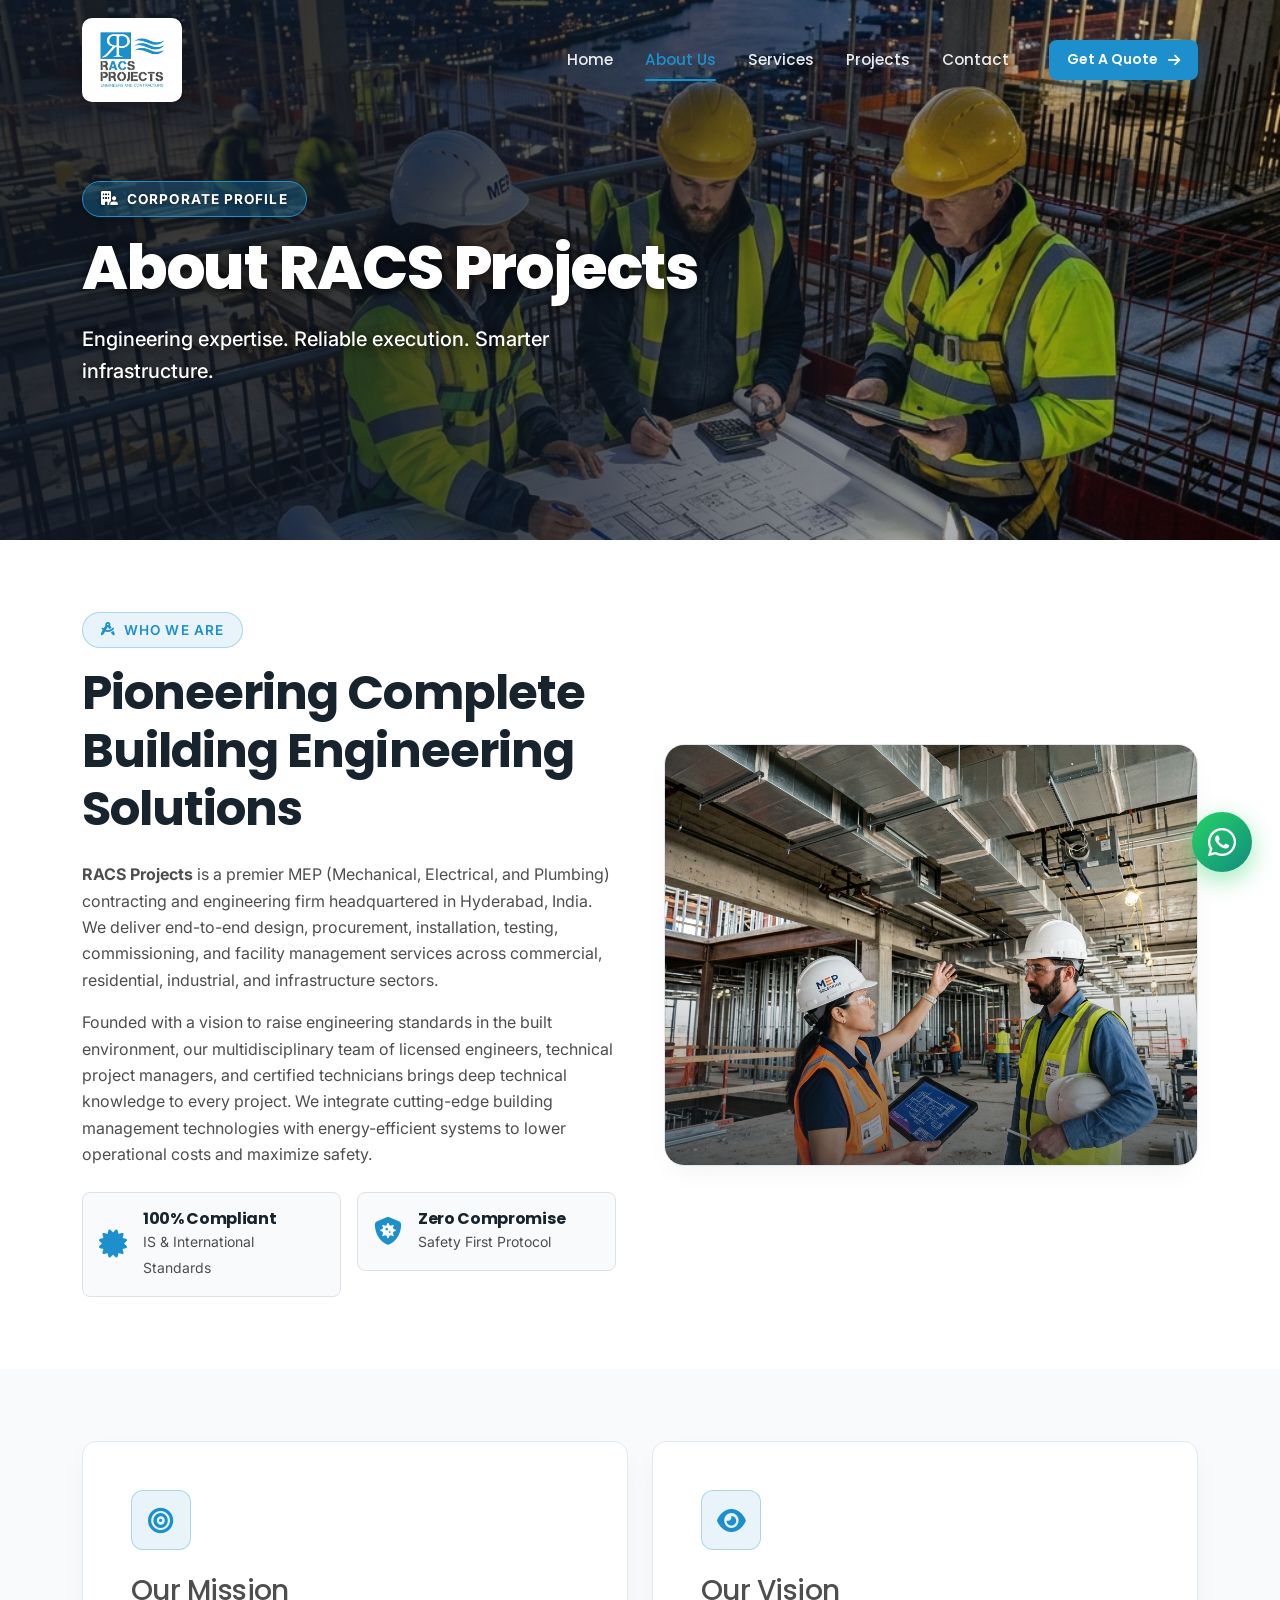
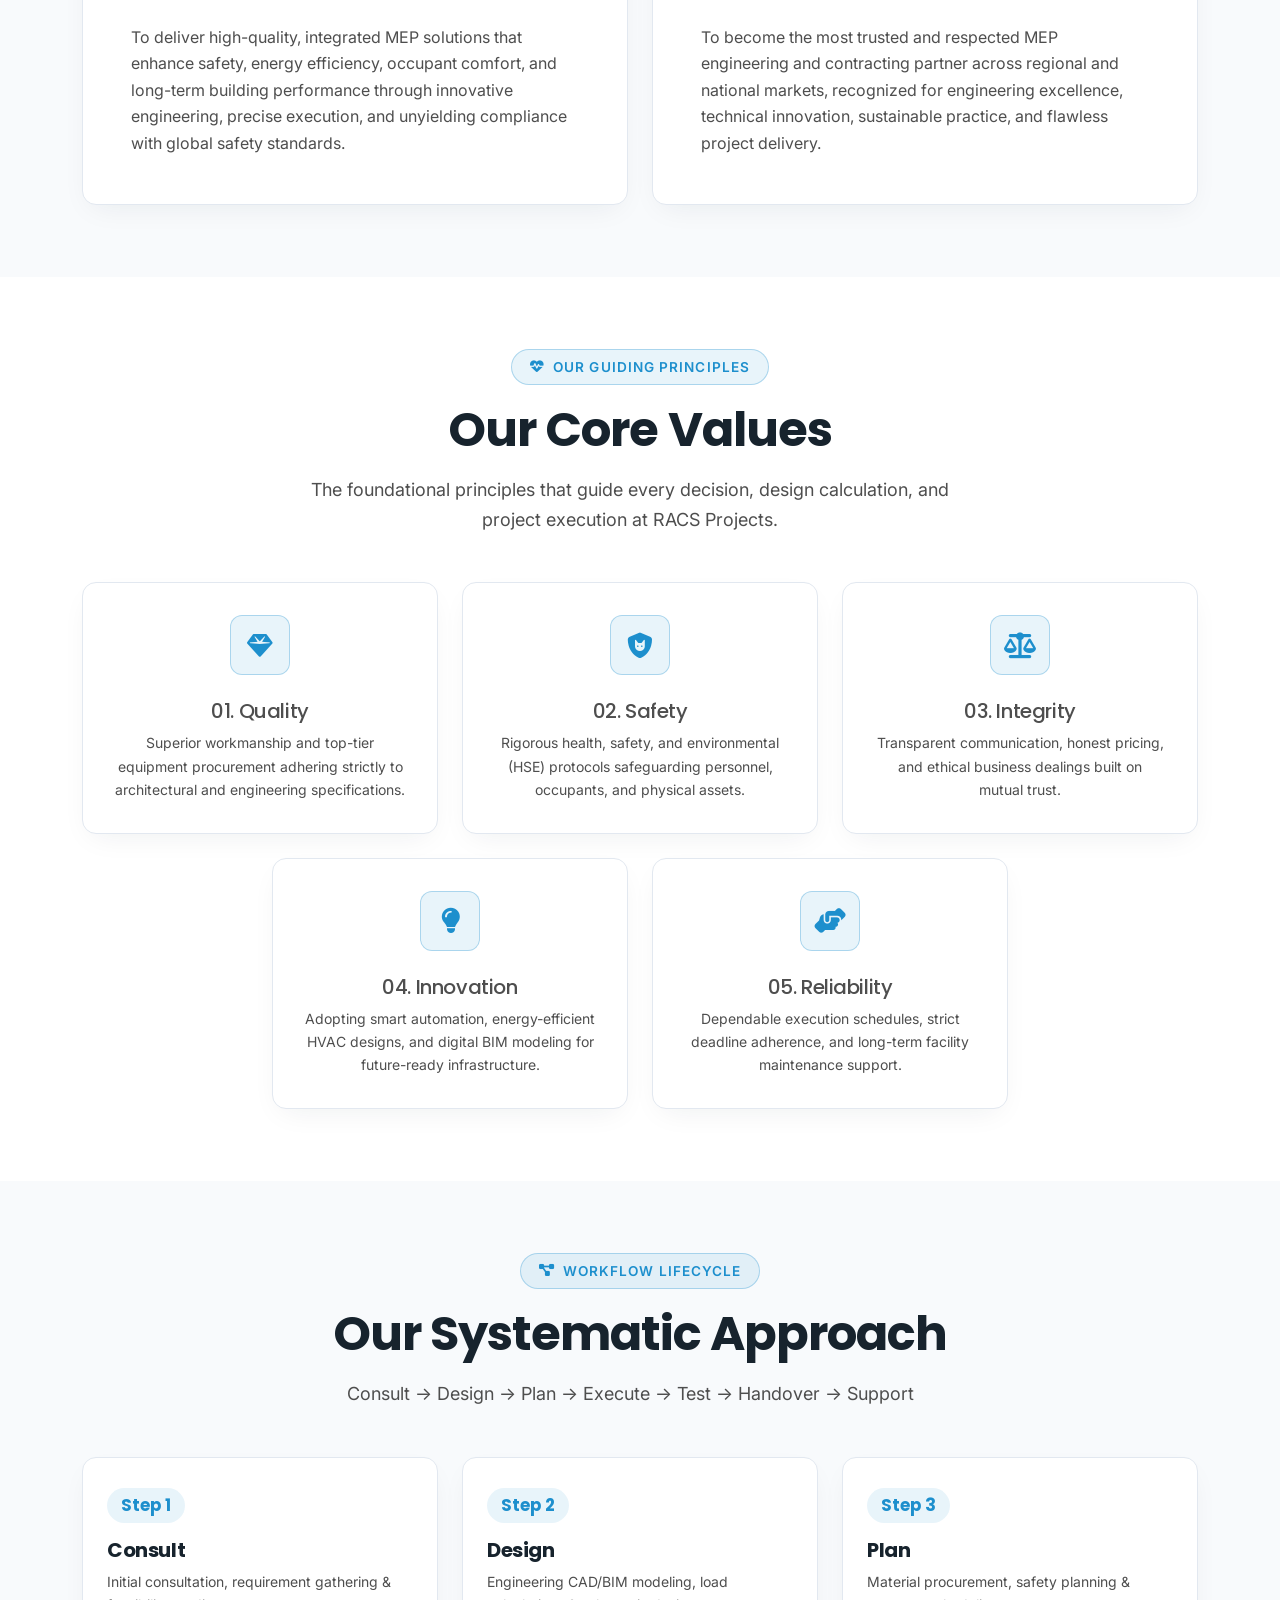
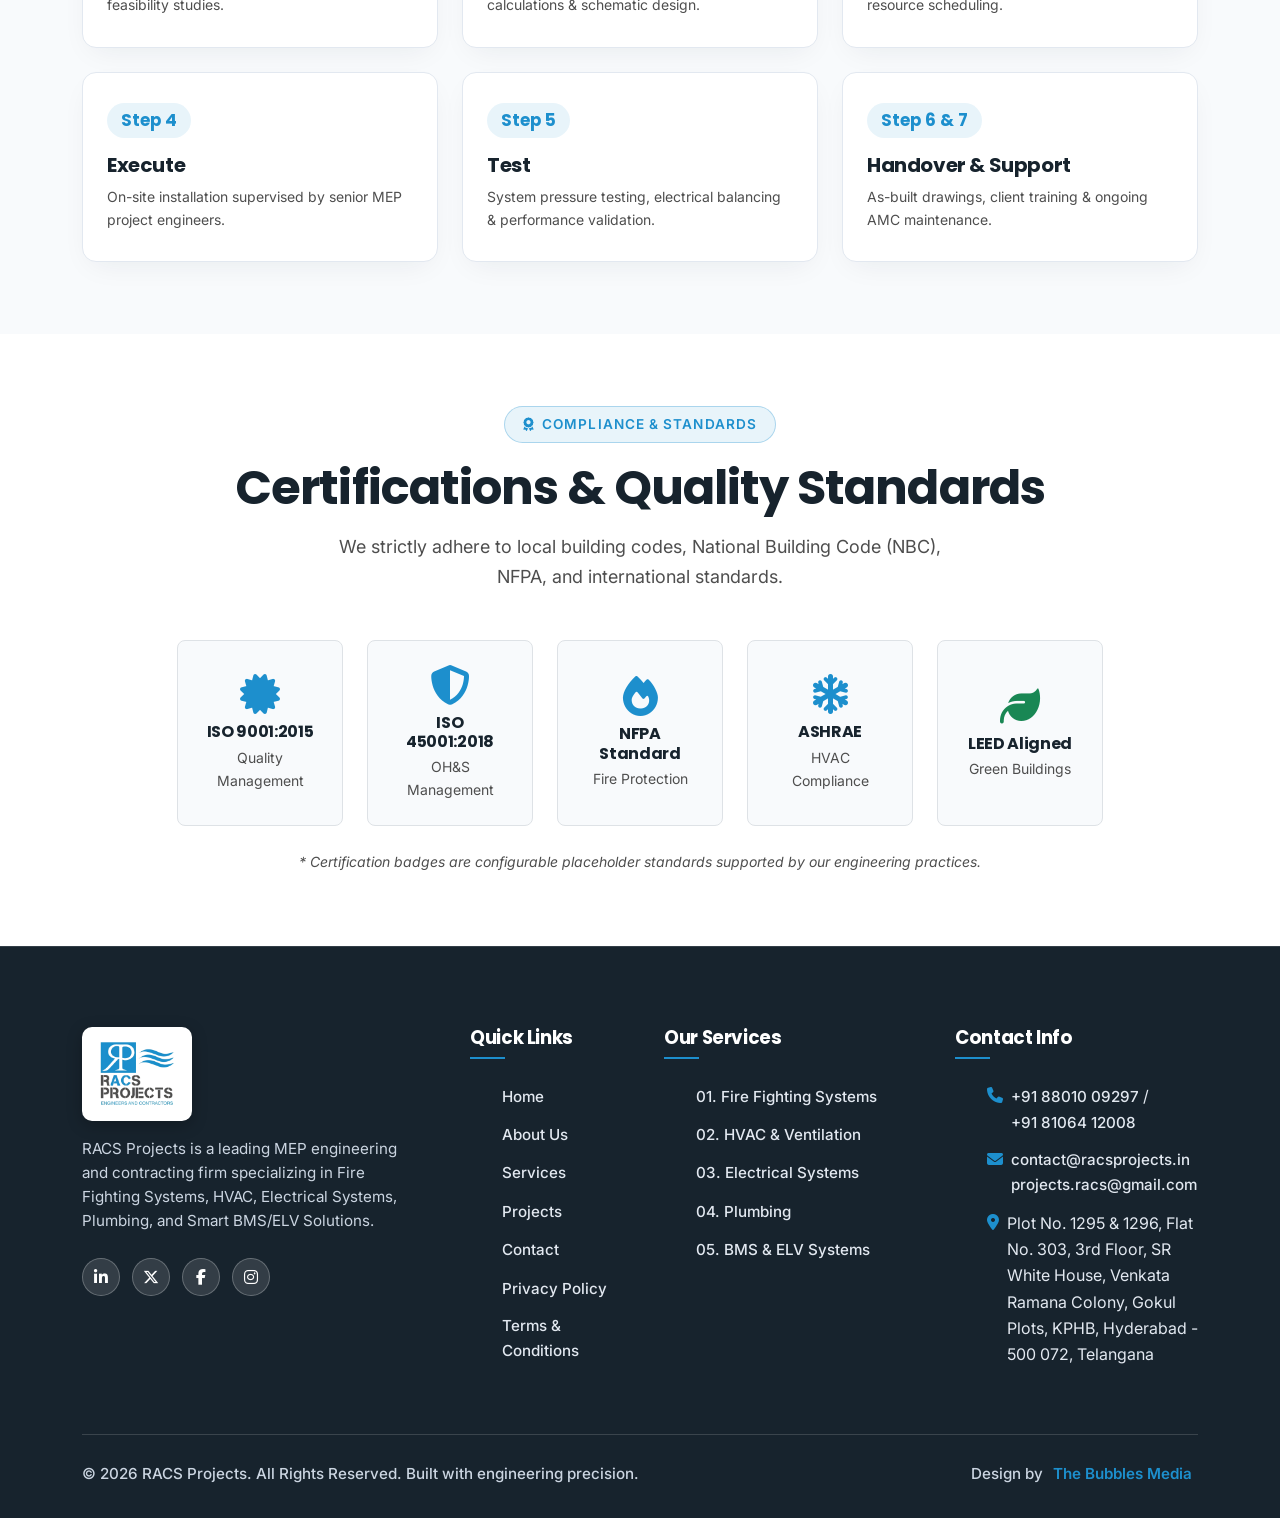
<file: about.html>
<!DOCTYPE html>
<html lang="en">
<head>
  <meta charset="UTF-8">
  <meta name="viewport" content="width=device-width, initial-scale=1.0">
  <title>About Us | RACS Projects - MEP Engineering & Contracting Excellence</title>
  <meta name="description" content="Learn about RACS Projects, a trusted MEP engineering and contracting company committed to engineering excellence, safety, and sustainable building systems in Hyderabad, India.">
  <meta name="keywords" content="RACS Projects about, MEP engineering company, mission vision core values, MEP contractors Hyderabad">
  <meta name="author" content="RACS Projects">
  <meta name="robots" content="index, follow">
  <link rel="canonical" href="https://racsprojects.com/about.html">

  <!-- Favicon & Touch Icon -->
  <link rel="icon" type="image/png" href="assets/images/logo.png">
  <link rel="shortcut icon" type="image/png" href="assets/images/logo.png">
  <link rel="apple-touch-icon" href="assets/images/logo.png">

  <!-- GEO Tagging (Geographic SEO) -->
  <meta name="geo.region" content="IN-TG">
  <meta name="geo.placename" content="Hyderabad">
  <meta name="geo.position" content="17.450408;78.422081">
  <meta name="ICBM" content="17.450408, 78.422081">
  
  <!-- Open Graph / Social Media Meta -->
  <meta property="og:title" content="About Us | RACS Projects - MEP Engineering">
  <meta property="og:description" content="Engineering expertise. Reliable execution. Smarter infrastructure.">
  <meta property="og:type" content="website">
  <meta property="og:url" content="https://racsprojects.com/about.html">
  <meta property="og:image" content="https://racsprojects.com/assets/images/about-hero.jpg">

  <!-- Twitter Meta Cards -->
  <meta name="twitter:card" content="summary_large_image">
  <meta name="twitter:title" content="About Us | RACS Projects">
  <meta name="twitter:description" content="Discover RACS Projects engineering team, mission, values, and quality standards.">
  <meta name="twitter:image" content="https://racsprojects.com/assets/images/about-hero.jpg">

  <!-- Schema.org JSON-LD Structured Data (SEO / AEO / LLM) -->
  <script type="application/ld+json">
  {
    "@context": "https://schema.org",
    "@type": "AboutPage",
    "name": "About RACS Projects",
    "url": "https://racsprojects.com/about.html",
    "mainEntity": {
      "@type": "Organization",
      "name": "RACS Projects",
      "url": "https://racsprojects.com/",
      "logo": "https://racsprojects.com/assets/images/logo.png",
      "email": "contact@racsprojects.in",
      "telephone": "+91-8801009297",
      "address": {
        "@type": "PostalAddress",
        "streetAddress": "Plot No. 1295 & 1296, Flat No. 303, 3rd Floor, SR White House, Venkata Ramana Colony, Gokul Plots, KPHB",
        "addressLocality": "Hyderabad",
        "addressRegion": "Telangana",
        "postalCode": "500072",
        "addressCountry": "IN"
      }
    }
  }
  </script>

  <!-- Google Fonts -->
  <link rel="preconnect" href="https://fonts.googleapis.com">
  <link rel="preconnect" href="https://fonts.gstatic.com" crossorigin>
  <link href="https://fonts.googleapis.com/css2?family=Inter:wght@300;400;500;600;700&family=Poppins:wght@400;500;600;700;800&display=swap" rel="stylesheet">

  <!-- Bootstrap 5 CSS -->
  <link href="https://cdn.jsdelivr.net/npm/bootstrap@5.3.3/dist/css/bootstrap.min.css" rel="stylesheet">
  
  <!-- Font Awesome Icons -->
  <link rel="stylesheet" href="https://cdnjs.cloudflare.com/ajax/libs/font-awesome/6.5.1/css/all.min.css">

  <!-- Google Tag Manager -->
  <script>(function(w,d,s,l,i){w[l]=w[l]||[];w[l].push({'gtm.start':
  new Date().getTime(),event:'gtm.js'});var f=d.getElementsByTagName(s)[0],
  j=d.createElement(s),dl=l!='dataLayer'?'&l='+l:'';j.async=true;j.src=
  'https://www.googletagmanager.com/gtm.js?id='+i+dl;f.parentNode.insertBefore(j,f);
  })(window,document,'script','dataLayer','GTM-TD3SQTVT');</script>
  <!-- End Google Tag Manager -->

  <!-- Google tag (gtag.js) -->
  <script async src="https://www.googletagmanager.com/gtag/js?id=G-G542EDHJNM"></script>
  <script>
    window.dataLayer = window.dataLayer || [];
    function gtag(){dataLayer.push(arguments);}
    gtag('js', new Date());

    gtag('config', 'G-G542EDHJNM');
  </script>

  <!-- Custom Stylesheet -->
  <link rel="stylesheet" href="css/style.css">
</head>
<body>
  <!-- Google Tag Manager (noscript) -->
  <noscript><iframe src="https://www.googletagmanager.com/ns.html?id=GTM-TD3SQTVT"
  height="0" width="0" style="display:none;visibility:hidden"></iframe></noscript>
  <!-- End Google Tag Manager (noscript) -->

  <!-- ==========================================
       NAVIGATION BAR
       ========================================== -->
  <nav class="navbar navbar-expand-lg navbar-racs">
    <div class="container">
      <a class="navbar-brand navbar-brand-racs" href="index.html">
        <img src="assets/images/logo.png" alt="RACS Projects Logo" class="brand-logo-img">
      </a>
      <button class="navbar-toggler navbar-toggler-racs" type="button" data-bs-toggle="collapse" data-bs-target="#navbarContent" aria-controls="navbarContent" aria-expanded="false" aria-label="Toggle navigation">
        <i class="fa-solid fa-bars"></i>
      </button>

      <div class="collapse navbar-collapse" id="navbarContent">
        <ul class="navbar-nav ms-auto mb-2 mb-lg-0 me-lg-4">
          <li class="nav-item">
            <a class="nav-link nav-link-racs" href="index.html">Home</a>
          </li>
          <li class="nav-item">
            <a class="nav-link nav-link-racs active" href="about.html">About Us</a>
          </li>
          <li class="nav-item">
            <a class="nav-link nav-link-racs" href="services.html">Services</a>
          </li>
          <li class="nav-item">
            <a class="nav-link nav-link-racs" href="projects.html">Projects</a>
          </li>
          <li class="nav-item">
            <a class="nav-link nav-link-racs" href="contact.html">Contact</a>
          </li>
        </ul>
        <a href="contact.html" class="btn-racs btn-racs-primary btn-sm-custom">
          Get a Quote <i class="fa-solid fa-arrow-right"></i>
        </a>
      </div>
    </div>
  </nav>

  <!-- ==========================================
       ABOUT HERO
       ========================================== -->
  <section class="hero-racs" style="background-image: url('assets/images/about-hero.jpg'); min-height: 60vh;">
    <div class="hero-overlay"></div>
    <div class="container hero-content">
      <div class="row align-items-center">
        <div class="col-lg-8 reveal-on-scroll">
          <div class="section-tag">
            <i class="fa-solid fa-building-user"></i> Corporate Profile
          </div>
          <h1 class="hero-title">About RACS Projects</h1>
          <p class="hero-subtitle">
            Engineering expertise. Reliable execution. Smarter infrastructure.
          </p>
        </div>
      </div>
    </div>
  </section>

  <!-- ==========================================
       WHO WE ARE
       ========================================== -->
  <section class="py-5">
    <div class="container py-4">
      <div class="row align-items-center g-5">
        <div class="col-lg-6 reveal-on-scroll">
          <div class="section-tag">
            <i class="fa-solid fa-compass-drafting"></i> Who We Are
          </div>
          <h2 class="section-title mb-4">Pioneering Complete Building Engineering Solutions</h2>
          <p class="text-muted-custom mb-3">
            <strong>RACS Projects</strong> is a premier MEP (Mechanical, Electrical, and Plumbing) contracting and engineering firm headquartered in Hyderabad, India. We deliver end-to-end design, procurement, installation, testing, commissioning, and facility management services across commercial, residential, industrial, and infrastructure sectors.
          </p>
          <p class="text-muted-custom mb-4">
            Founded with a vision to raise engineering standards in the built environment, our multidisciplinary team of licensed engineers, technical project managers, and certified technicians brings deep technical knowledge to every project. We integrate cutting-edge building management technologies with energy-efficient systems to lower operational costs and maximize safety.
          </p>
          
          <div class="row g-3">
            <div class="col-6">
              <div class="d-flex align-items-center gap-3 p-3 rounded-3 bg-surface-slate border border-subtle">
                <i class="fa-solid fa-certificate text-accent-cyan fs-3"></i>
                <div>
                  <h6 class="mb-0 text-bright fw-bold">100% Compliant</h6>
                  <span class="small text-muted-custom">IS & International Standards</span>
                </div>
              </div>
            </div>
            <div class="col-6">
              <div class="d-flex align-items-center gap-3 p-3 rounded-3 bg-surface-slate border border-subtle">
                <i class="fa-solid fa-shield-virus text-accent-amber fs-3"></i>
                <div>
                  <h6 class="mb-0 text-bright fw-bold">Zero Compromise</h6>
                  <span class="small text-muted-custom">Safety First Protocol</span>
                </div>
              </div>
            </div>
          </div>
        </div>

        <div class="col-lg-6 reveal-on-scroll">
          <div class="service-img-wrapper">
            <img src="assets/images/company-intro.jpg" alt="RACS Projects Engineering Team">
            <div class="service-img-overlay"></div>
          </div>
        </div>
      </div>
    </div>
  </section>

  <!-- ==========================================
       MISSION & VISION
       ========================================== -->
  <section class="py-5 bg-surface-slate">
    <div class="container py-4">
      <div class="row g-4">
        <!-- Mission -->
        <div class="col-lg-6 reveal-on-scroll">
          <div class="racs-card p-5 border-accent">
            <div class="icon-box">
              <i class="fa-solid fa-bullseye"></i>
            </div>
            <h3 class="h3 mb-3">Our Mission</h3>
            <p class="text-muted-custom mb-0">
              To deliver high-quality, integrated MEP solutions that enhance safety, energy efficiency, occupant comfort, and long-term building performance through innovative engineering, precise execution, and unyielding compliance with global safety standards.
            </p>
          </div>
        </div>

        <!-- Vision -->
        <div class="col-lg-6 reveal-on-scroll">
          <div class="racs-card p-5 border-amber">
            <div class="icon-box icon-box-amber">
              <i class="fa-solid fa-eye"></i>
            </div>
            <h3 class="h3 mb-3">Our Vision</h3>
            <p class="text-muted-custom mb-0">
              To become the most trusted and respected MEP engineering and contracting partner across regional and national markets, recognized for engineering excellence, technical innovation, sustainable practice, and flawless project delivery.
            </p>
          </div>
        </div>
      </div>
    </div>
  </section>

  <!-- ==========================================
       CORE VALUES (5 CARDS)
       ========================================== -->
  <section class="py-5">
    <div class="container py-4">
      <div class="text-center mx-auto mb-5 reveal-on-scroll" style="max-width: 700px;">
        <div class="section-tag section-tag-amber">
          <i class="fa-solid fa-heart-pulse"></i> Our Guiding Principles
        </div>
        <h2 class="section-title">Our Core Values</h2>
        <p class="section-subtitle">
          The foundational principles that guide every decision, design calculation, and project execution at RACS Projects.
        </p>
      </div>

      <div class="row g-4 justify-content-center">
        <!-- 1. Quality -->
        <div class="col-lg-4 col-md-6 reveal-on-scroll">
          <div class="racs-card text-center">
            <div class="icon-box mx-auto">
              <i class="fa-solid fa-gem"></i>
            </div>
            <h4 class="h5 mb-2">01. Quality</h4>
            <p class="text-muted-custom small mb-0">
              Superior workmanship and top-tier equipment procurement adhering strictly to architectural and engineering specifications.
            </p>
          </div>
        </div>

        <!-- 2. Safety -->
        <div class="col-lg-4 col-md-6 reveal-on-scroll">
          <div class="racs-card text-center">
            <div class="icon-box icon-box-amber mx-auto">
              <i class="fa-solid fa-shield-cat"></i>
            </div>
            <h4 class="h5 mb-2">02. Safety</h4>
            <p class="text-muted-custom small mb-0">
              Rigorous health, safety, and environmental (HSE) protocols safeguarding personnel, occupants, and physical assets.
            </p>
          </div>
        </div>

        <!-- 3. Integrity -->
        <div class="col-lg-4 col-md-6 reveal-on-scroll">
          <div class="racs-card text-center">
            <div class="icon-box mx-auto">
              <i class="fa-solid fa-scale-balanced"></i>
            </div>
            <h4 class="h5 mb-2">03. Integrity</h4>
            <p class="text-muted-custom small mb-0">
              Transparent communication, honest pricing, and ethical business dealings built on mutual trust.
            </p>
          </div>
        </div>

        <!-- 4. Innovation -->
        <div class="col-lg-4 col-md-6 reveal-on-scroll">
          <div class="racs-card text-center">
            <div class="icon-box icon-box-amber mx-auto">
              <i class="fa-solid fa-lightbulb"></i>
            </div>
            <h4 class="h5 mb-2">04. Innovation</h4>
            <p class="text-muted-custom small mb-0">
              Adopting smart automation, energy-efficient HVAC designs, and digital BIM modeling for future-ready infrastructure.
            </p>
          </div>
        </div>

        <!-- 5. Reliability -->
        <div class="col-lg-4 col-md-6 reveal-on-scroll">
          <div class="racs-card text-center">
            <div class="icon-box mx-auto">
              <i class="fa-solid fa-handshake-angle"></i>
            </div>
            <h4 class="h5 mb-2">05. Reliability</h4>
            <p class="text-muted-custom small mb-0">
              Dependable execution schedules, strict deadline adherence, and long-term facility maintenance support.
            </p>
          </div>
        </div>
      </div>
    </div>
  </section>

  <!-- ==========================================
       OUR APPROACH / WORKFLOW TIMELINE
       ========================================== -->
  <section class="py-5 bg-surface-slate">
    <div class="container py-4">
      <div class="text-center mx-auto mb-5 reveal-on-scroll" style="max-width: 700px;">
        <div class="section-tag">
          <i class="fa-solid fa-diagram-project"></i> Workflow Lifecycle
        </div>
        <h2 class="section-title">Our Systematic Approach</h2>
        <p class="section-subtitle">
          Consult → Design → Plan → Execute → Test → Handover → Support
        </p>
      </div>

      <div class="row g-4 position-relative">
        <div class="col-md-4 col-6 reveal-on-scroll">
          <div class="process-step h-100">
            <span class="step-num">Step 1</span>
            <h5 class="mb-2">Consult</h5>
            <p class="small text-muted-custom mb-0">Initial consultation, requirement gathering & feasibility studies.</p>
          </div>
        </div>
        <div class="col-md-4 col-6 reveal-on-scroll">
          <div class="process-step h-100">
            <span class="step-num">Step 2</span>
            <h5 class="mb-2">Design</h5>
            <p class="small text-muted-custom mb-0">Engineering CAD/BIM modeling, load calculations & schematic design.</p>
          </div>
        </div>
        <div class="col-md-4 col-6 reveal-on-scroll">
          <div class="process-step h-100">
            <span class="step-num">Step 3</span>
            <h5 class="mb-2">Plan</h5>
            <p class="small text-muted-custom mb-0">Material procurement, safety planning & resource scheduling.</p>
          </div>
        </div>
        <div class="col-md-4 col-6 reveal-on-scroll">
          <div class="process-step h-100">
            <span class="step-num">Step 4</span>
            <h5 class="mb-2">Execute</h5>
            <p class="small text-muted-custom mb-0">On-site installation supervised by senior MEP project engineers.</p>
          </div>
        </div>
        <div class="col-md-4 col-6 reveal-on-scroll">
          <div class="process-step h-100">
            <span class="step-num">Step 5</span>
            <h5 class="mb-2">Test</h5>
            <p class="small text-muted-custom mb-0">System pressure testing, electrical balancing & performance validation.</p>
          </div>
        </div>
        <div class="col-md-4 col-6 reveal-on-scroll">
          <div class="process-step h-100">
            <span class="step-num">Step 6 & 7</span>
            <h5 class="mb-2">Handover & Support</h5>
            <p class="small text-muted-custom mb-0">As-built drawings, client training & ongoing AMC maintenance.</p>
          </div>
        </div>
      </div>
    </div>
  </section>

  <!-- ==========================================
       CERTIFICATIONS & STANDARDS PLACEHOLDERS
       ========================================== -->
  <section class="py-5">
    <div class="container py-4 text-center">
      <div class="section-tag section-tag-amber mb-3">
        <i class="fa-solid fa-award"></i> Compliance & Standards
      </div>
      <h2 class="section-title mb-3">Certifications & Quality Standards</h2>
      <p class="section-subtitle mx-auto mb-5" style="max-width: 650px;">
        We strictly adhere to local building codes, National Building Code (NBC), NFPA, and international standards.
      </p>

      <div class="row g-4 justify-content-center reveal-on-scroll">
        <!-- Placeholder 1 -->
        <div class="col-lg-2 col-md-4 col-6">
          <div class="p-4 rounded-3 bg-surface-slate border border-subtle h-100 d-flex flex-column align-items-center justify-content-center">
            <i class="fa-solid fa-certificate text-accent-cyan fs-1 mb-2"></i>
            <h6 class="mb-1 text-bright">ISO 9001:2015</h6>
            <span class="small text-muted-custom">Quality Management</span>
          </div>
        </div>

        <!-- Placeholder 2 -->
        <div class="col-lg-2 col-md-4 col-6">
          <div class="p-4 rounded-3 bg-surface-slate border border-subtle h-100 d-flex flex-column align-items-center justify-content-center">
            <i class="fa-solid fa-shield-halved text-accent-amber fs-1 mb-2"></i>
            <h6 class="mb-1 text-bright">ISO 45001:2018</h6>
            <span class="small text-muted-custom">OH&S Management</span>
          </div>
        </div>

        <!-- Placeholder 3 -->
        <div class="col-lg-2 col-md-4 col-6">
          <div class="p-4 rounded-3 bg-surface-slate border border-subtle h-100 d-flex flex-column align-items-center justify-content-center">
            <i class="fa-solid fa-fire text-accent-amber fs-1 mb-2"></i>
            <h6 class="mb-1 text-bright">NFPA Standard</h6>
            <span class="small text-muted-custom">Fire Protection</span>
          </div>
        </div>

        <!-- Placeholder 4 -->
        <div class="col-lg-2 col-md-4 col-6">
          <div class="p-4 rounded-3 bg-surface-slate border border-subtle h-100 d-flex flex-column align-items-center justify-content-center">
            <i class="fa-solid fa-snowflake text-accent-cyan fs-1 mb-2"></i>
            <h6 class="mb-1 text-bright">ASHRAE</h6>
            <span class="small text-muted-custom">HVAC Compliance</span>
          </div>
        </div>

        <!-- Placeholder 5 -->
        <div class="col-lg-2 col-md-4 col-6">
          <div class="p-4 rounded-3 bg-surface-slate border border-subtle h-100 d-flex flex-column align-items-center justify-content-center">
            <i class="fa-solid fa-leaf text-success fs-1 mb-2"></i>
            <h6 class="mb-1 text-bright">LEED Aligned</h6>
            <span class="small text-muted-custom">Green Buildings</span>
          </div>
        </div>
      </div>
      <p class="small text-dim mt-4 mb-0"><em>* Certification badges are configurable placeholder standards supported by our engineering practices.</em></p>
    </div>
  </section>

  <!-- ==========================================
       FOOTER
       ========================================== -->
  <footer class="footer-racs">
    <div class="container">
      <div class="row g-5 mb-5">
        <div class="col-lg-4">
          <a class="navbar-brand navbar-brand-racs mb-3" href="index.html">
            <img src="assets/images/logo.png" alt="RACS Projects Logo" class="brand-logo-img">
          </a>
          <p class="text-muted-custom small mb-4">
            RACS Projects is a leading MEP engineering and contracting firm specializing in Fire Fighting Systems, HVAC, Electrical Systems, Plumbing, and Smart BMS/ELV Solutions.
          </p>
          <div>
            <a href="#" class="social-icon-btn"><i class="fa-brands fa-linkedin-in"></i></a>
            <a href="#" class="social-icon-btn" aria-label="Twitter"><i class="fa-brands fa-x-twitter"></i></a>
            <a href="#" class="social-icon-btn"><i class="fa-brands fa-facebook-f"></i></a>
            <a href="#" class="social-icon-btn"><i class="fa-brands fa-instagram"></i></a>
          </div>
        </div>

        <div class="col-lg-2 col-md-4 col-6">
          <h5 class="footer-title">Quick Links</h5>
          <ul class="footer-links">
            <li><a href="index.html">Home</a></li>
            <li><a href="about.html">About Us</a></li>
            <li><a href="services.html">Services</a></li>
            <li><a href="projects.html">Projects</a></li>
            <li><a href="contact.html">Contact</a></li>
            <li><a href="privacy-policy.html">Privacy Policy</a></li>
            <li><a href="terms-and-conditions.html">Terms &amp; Conditions</a></li>
          </ul>
        </div>

        <!-- Services in strict order -->
        <div class="col-lg-3 col-md-4 col-6">
          <h5 class="footer-title">Our Services</h5>
          <ul class="footer-links">
            <li><a href="services.html#fire-fighting">01. Fire Fighting Systems</a></li>
            <li><a href="services.html#hvac-ventilation">02. HVAC & Ventilation</a></li>
            <li><a href="services.html#electrical-systems">03. Electrical Systems</a></li>
            <li><a href="services.html#plumbing">04. Plumbing</a></li>
            <li><a href="services.html#bms-elv">05. BMS & ELV Systems</a></li>
          </ul>
        </div>

        <div class="col-lg-3 col-md-4">
          <h5 class="footer-title">Contact Info</h5>
          <ul class="footer-links">
            <li class="d-flex gap-2">
              <i class="fa-solid fa-phone text-accent-cyan mt-1"></i>
              <span><a href="tel:+918801009297" class="p-0">+91 88010 09297</a> / <a href="tel:+918106412008" class="p-0">+91 81064 12008</a></span>
            </li>
            <li class="d-flex gap-2">
              <i class="fa-solid fa-envelope text-accent-cyan mt-1"></i>
              <div class="d-flex flex-column">
                <a href="mailto:contact@racsprojects.in" class="p-0">contact@racsprojects.in</a>
                <a href="mailto:projects.racs@gmail.com" class="p-0">projects.racs@gmail.com</a>
              </div>
            </li>
            <li class="d-flex gap-2">
              <i class="fa-solid fa-location-dot text-accent-cyan mt-1"></i>
              <span>Plot No. 1295 &amp; 1296, Flat No. 303, 3rd Floor, SR White House, Venkata Ramana Colony, Gokul Plots, KPHB, Hyderabad - 500 072, Telangana</span>
            </li>
          </ul>
        </div>
      </div>

      <div class="footer-bottom d-flex flex-column flex-md-row align-items-center justify-content-between gap-2 text-center text-md-start">
        <p class="mb-0">© 2026 RACS Projects. All Rights Reserved. Built with engineering precision.</p>
        <p class="mb-0">Design by <a href="https://thebubblesmedia.com/" target="_blank" rel="noopener noreferrer" class="bubbles-media-link">The Bubbles Media</a></p>
      </div>
    </div>
  </footer>

  <!-- Bootstrap 5 JS Bundle -->
  <script src="https://cdn.jsdelivr.net/npm/bootstrap@5.3.3/dist/js/bootstrap.bundle.min.js"></script>
  
  <!-- Floating WhatsApp Action Button (+91 88010 09297) -->
  <a href="https://wa.me/918801009297?text=Hello%20RACS%20Projects,%20I%20would%20like%20to%20enquire%20about%20your%20MEP%20services." 
     class="whatsapp-float-btn" 
     target="_blank" 
     rel="noopener noreferrer" 
     aria-label="Chat on WhatsApp with RACS Projects">
    <i class="fa-brands fa-whatsapp"></i>
    <span class="whatsapp-tooltip">Chat on WhatsApp</span>
  </a>

  <!-- Custom JS -->
  <script src="js/script.js"></script>
</body>
</html>
</file>
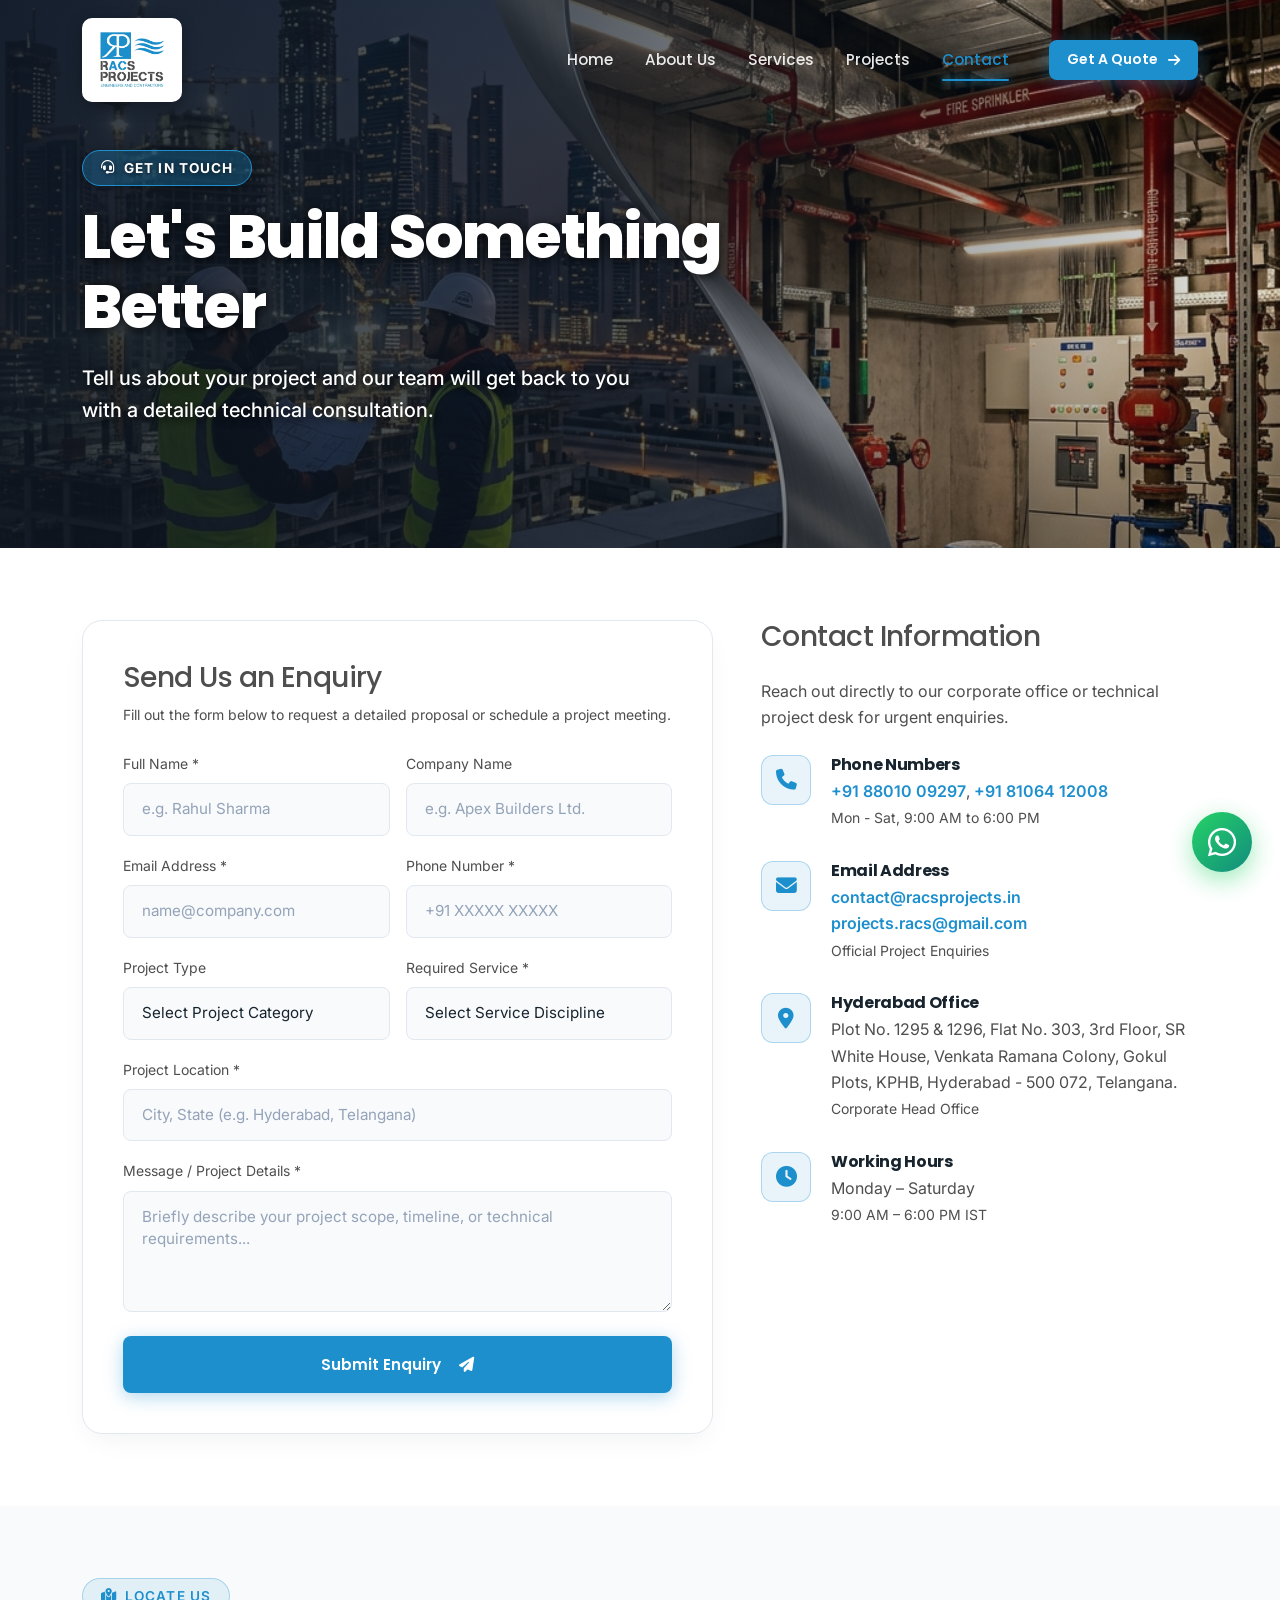
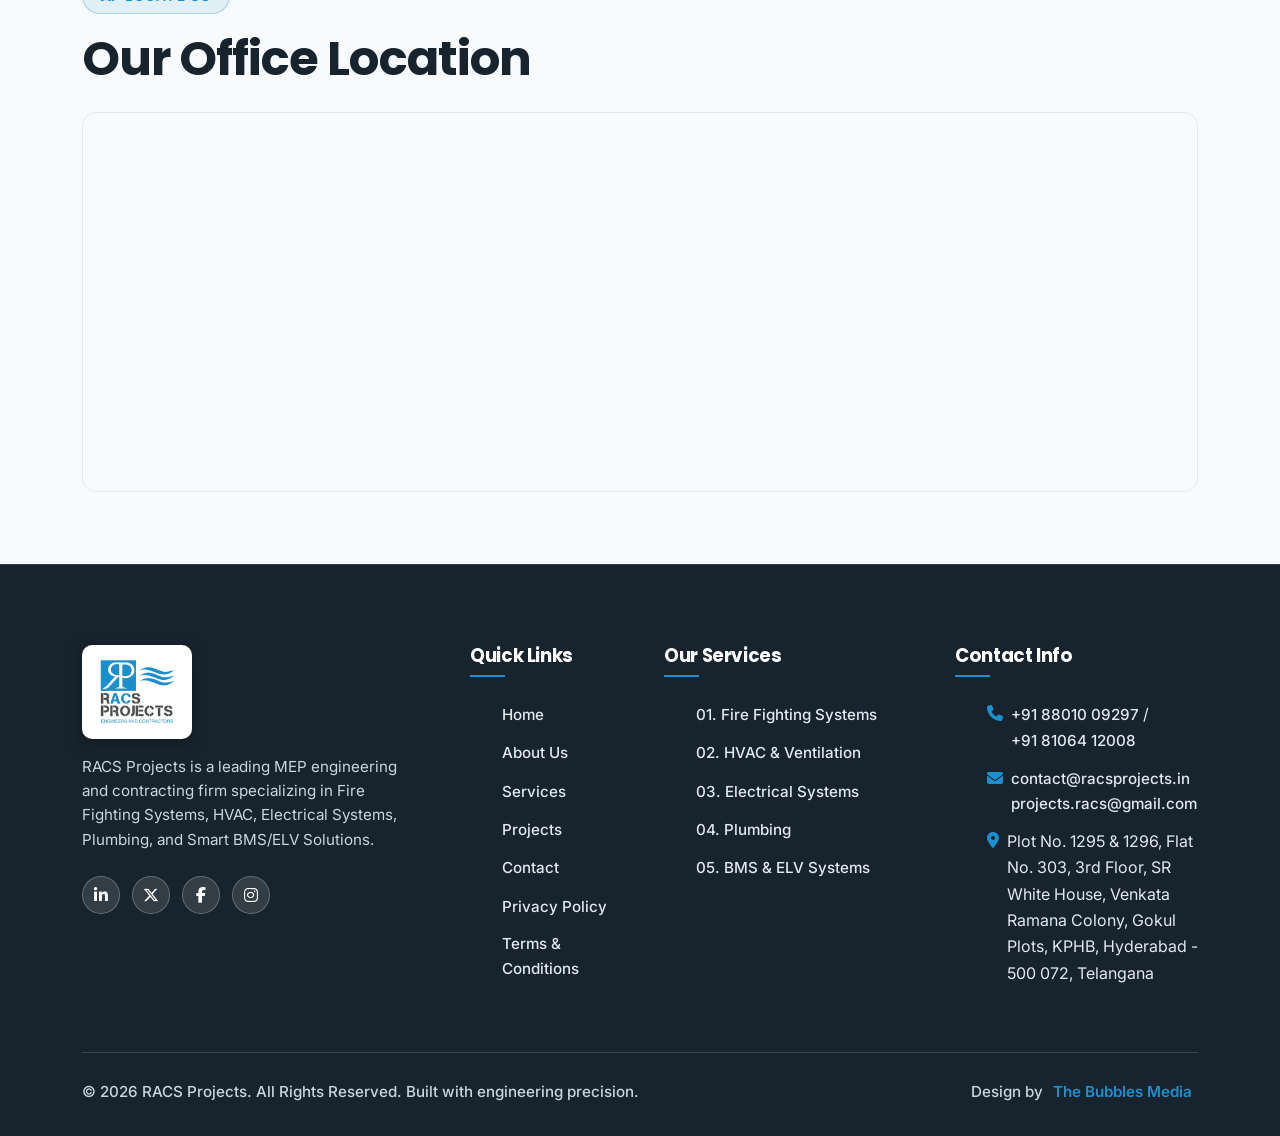
<file: contact.html>
<!DOCTYPE html>
<html lang="en">
<head>
  <meta charset="UTF-8">
  <meta name="viewport" content="width=device-width, initial-scale=1.0">
  <title>Contact Us | RACS Projects - MEP Engineering Consultants</title>
  <meta name="description" content="Get in touch with RACS Projects for complete MEP engineering, design, installation, commissioning, and facility maintenance enquiries in Hyderabad, Telangana, India.">
  <meta name="keywords" content="Contact RACS Projects, MEP quotation, engineering consultation, MEP Hyderabad contact">
  <meta name="author" content="RACS Projects">
  <meta name="robots" content="index, follow">
  <link rel="canonical" href="https://racsprojects.com/contact.html">

  <!-- Favicon & Touch Icon -->
  <link rel="icon" type="image/png" href="assets/images/logo.png">
  <link rel="shortcut icon" type="image/png" href="assets/images/logo.png">
  <link rel="apple-touch-icon" href="assets/images/logo.png">

  <!-- GEO Tagging (Geographic SEO) -->
  <meta name="geo.region" content="IN-TG">
  <meta name="geo.placename" content="Hyderabad">
  <meta name="geo.position" content="17.450408;78.422081">
  <meta name="ICBM" content="17.450408, 78.422081">

  <!-- Open Graph Meta -->
  <meta property="og:title" content="Contact Us | RACS Projects - MEP Engineering">
  <meta property="og:description" content="Let's Build Something Better. Contact our MEP engineering team today.">
  <meta property="og:type" content="website">
  <meta property="og:url" content="https://racsprojects.com/contact.html">
  <meta property="og:image" content="https://racsprojects.com/assets/images/hero-bg.jpg">

  <!-- Twitter Meta Cards -->
  <meta name="twitter:card" content="summary_large_image">
  <meta name="twitter:title" content="Contact Us | RACS Projects">
  <meta name="twitter:description" content="Get in touch with RACS Projects for complete MEP engineering solutions.">
  <meta name="twitter:image" content="https://racsprojects.com/assets/images/hero-bg.jpg">

  <!-- Schema.org JSON-LD Structured Data (SEO / AEO / LLM) -->
  <script type="application/ld+json">
  {
    "@context": "https://schema.org",
    "@type": "ContactPage",
    "name": "Contact RACS Projects",
    "url": "https://racsprojects.com/contact.html",
    "mainEntity": {
      "@type": "GeneralContractor",
      "name": "RACS Projects",
      "telephone": "+91-8801009297",
      "email": "contact@racsprojects.in",
      "address": {
        "@type": "PostalAddress",
        "streetAddress": "Plot No. 1295 & 1296, Flat No. 303, 3rd Floor, SR White House, Venkata Ramana Colony, Gokul Plots, KPHB",
        "addressLocality": "Hyderabad",
        "addressRegion": "Telangana",
        "postalCode": "500072",
        "addressCountry": "IN"
      },
      "geo": {
        "@type": "GeoCoordinates",
        "latitude": 17.450408,
        "longitude": 78.422081
      }
    }
  }
  </script>

  <!-- Google Fonts -->
  <link rel="preconnect" href="https://fonts.googleapis.com">
  <link rel="preconnect" href="https://fonts.gstatic.com" crossorigin>
  <link href="https://fonts.googleapis.com/css2?family=Inter:wght@300;400;500;600;700&family=Poppins:wght@400;500;600;700;800&display=swap" rel="stylesheet">

  <!-- Bootstrap 5 CSS -->
  <link href="https://cdn.jsdelivr.net/npm/bootstrap@5.3.3/dist/css/bootstrap.min.css" rel="stylesheet">
  
  <!-- Font Awesome Icons -->
  <link rel="stylesheet" href="https://cdnjs.cloudflare.com/ajax/libs/font-awesome/6.5.1/css/all.min.css">

  <!-- Google Tag Manager -->
  <script>(function(w,d,s,l,i){w[l]=w[l]||[];w[l].push({'gtm.start':
  new Date().getTime(),event:'gtm.js'});var f=d.getElementsByTagName(s)[0],
  j=d.createElement(s),dl=l!='dataLayer'?'&l='+l:'';j.async=true;j.src=
  'https://www.googletagmanager.com/gtm.js?id='+i+dl;f.parentNode.insertBefore(j,f);
  })(window,document,'script','dataLayer','GTM-TD3SQTVT');</script>
  <!-- End Google Tag Manager -->

  <!-- Google tag (gtag.js) -->
  <script async src="https://www.googletagmanager.com/gtag/js?id=G-G542EDHJNM"></script>
  <script>
    window.dataLayer = window.dataLayer || [];
    function gtag(){dataLayer.push(arguments);}
    gtag('js', new Date());

    gtag('config', 'G-G542EDHJNM');
  </script>

  <!-- Custom Stylesheet -->
  <link rel="stylesheet" href="css/style.css">
</head>
<body>
  <!-- Google Tag Manager (noscript) -->
  <noscript><iframe src="https://www.googletagmanager.com/ns.html?id=GTM-TD3SQTVT"
  height="0" width="0" style="display:none;visibility:hidden"></iframe></noscript>
  <!-- End Google Tag Manager (noscript) -->

  <!-- ==========================================
       NAVIGATION BAR
       ========================================== -->
  <nav class="navbar navbar-expand-lg navbar-racs">
    <div class="container">
      <a class="navbar-brand navbar-brand-racs" href="index.html">
        <img src="assets/images/logo.png" alt="RACS Projects Logo" class="brand-logo-img">
      </a>
      <button class="navbar-toggler navbar-toggler-racs" type="button" data-bs-toggle="collapse" data-bs-target="#navbarContent" aria-controls="navbarContent" aria-expanded="false" aria-label="Toggle navigation">
        <i class="fa-solid fa-bars"></i>
      </button>

      <div class="collapse navbar-collapse" id="navbarContent">
        <ul class="navbar-nav ms-auto mb-2 mb-lg-0 me-lg-4">
          <li class="nav-item">
            <a class="nav-link nav-link-racs" href="index.html">Home</a>
          </li>
          <li class="nav-item">
            <a class="nav-link nav-link-racs" href="about.html">About Us</a>
          </li>
          <li class="nav-item">
            <a class="nav-link nav-link-racs" href="services.html">Services</a>
          </li>
          <li class="nav-item">
            <a class="nav-link nav-link-racs" href="projects.html">Projects</a>
          </li>
          <li class="nav-item">
            <a class="nav-link nav-link-racs active" href="contact.html">Contact</a>
          </li>
        </ul>
        <a href="contact.html" class="btn-racs btn-racs-primary btn-sm-custom">
          Get a Quote <i class="fa-solid fa-arrow-right"></i>
        </a>
      </div>
    </div>
  </nav>

  <!-- ==========================================
       CONTACT HERO
       ========================================== -->
  <section class="hero-racs" style="background-image: url('assets/images/hero-bg.jpg'); min-height: 55vh;">
    <div class="hero-overlay"></div>
    <div class="container hero-content">
      <div class="row align-items-center">
        <div class="col-lg-8 reveal-on-scroll">
          <div class="section-tag">
            <i class="fa-solid fa-headset"></i> Get In Touch
          </div>
          <h1 class="hero-title">Let's Build Something Better</h1>
          <p class="hero-subtitle">
            Tell us about your project and our team will get back to you with a detailed technical consultation.
          </p>
        </div>
      </div>
    </div>
  </section>

  <!-- ==========================================
       CONTACT FORM & EDITABLE CONTACT INFO
       ========================================== -->
  <section class="py-5">
    <div class="container py-4">
      <div class="row g-5">
        
        <!-- Left: Form -->
        <div class="col-lg-7 reveal-on-scroll">
          <div class="racs-form-card">
            <h3 class="h3 mb-2">Send Us an Enquiry</h3>
            <p class="text-muted-custom small mb-4">
              Fill out the form below to request a detailed proposal or schedule a project meeting.
            </p>

            <form action="https://formsubmit.co/projects.racs@gmail.com" method="POST" id="racs-contact-form" class="needs-validation" novalidate>
              <input type="hidden" name="_subject" value="New Website Lead - RACS Projects">
              <input type="hidden" name="_captcha" value="false">
              <input type="hidden" name="_next" value="https://racsprojects.com/thankyou.html">

              <div class="row g-3">
                <!-- Full Name -->
                <div class="col-md-6">
                  <label for="fullName" class="form-label small text-muted-custom">Full Name *</label>
                  <input type="text" name="Full Name" class="form-control racs-input" id="fullName" placeholder="e.g. Rahul Sharma" required>
                  <div class="invalid-feedback small">Please provide your full name.</div>
                </div>

                <!-- Company Name -->
                <div class="col-md-6">
                  <label for="companyName" class="form-label small text-muted-custom">Company Name</label>
                  <input type="text" name="Company Name" class="form-control racs-input" id="companyName" placeholder="e.g. Apex Builders Ltd.">
                </div>

                <!-- Email Address -->
                <div class="col-md-6">
                  <label for="emailAddress" class="form-label small text-muted-custom">Email Address *</label>
                  <input type="email" name="Email" class="form-control racs-input" id="emailAddress" placeholder="name@company.com" required>
                  <div class="invalid-feedback small">Please enter a valid email address.</div>
                </div>

                <!-- Phone Number -->
                <div class="col-md-6">
                  <label for="phoneNumber" class="form-label small text-muted-custom">Phone Number *</label>
                  <input type="tel" name="Phone" class="form-control racs-input" id="phoneNumber" placeholder="+91 XXXXX XXXXX" required>
                  <div class="invalid-feedback small">Please enter your phone number.</div>
                </div>

                <!-- Project Type -->
                <div class="col-md-6">
                  <label for="projectType" class="form-label small text-muted-custom">Project Type</label>
                  <select name="Project Category" class="form-select racs-input" id="projectType">
                    <option value="" selected disabled>Select Project Category</option>
                    <option value="Commercial">Commercial Office / Mall</option>
                    <option value="Residential">Residential Tower / Villa</option>
                    <option value="Industrial">Industrial / Factory</option>
                    <option value="Hospitality">Hotel / Resort</option>
                    <option value="Healthcare">Hospital / Healthcare</option>
                    <option value="Infrastructure">Infrastructure / Educational Campus</option>
                  </select>
                </div>

                <!-- Required Service Dropdown (STRICT ORDER) -->
                <div class="col-md-6">
                  <label for="requiredService" class="form-label small text-muted-custom">Required Service *</label>
                  <select name="Required Service" class="form-select racs-input" id="requiredService" required>
                    <option value="" selected disabled>Select Service Discipline</option>
                    <option value="Fire Fighting Systems">01. Fire Fighting Systems</option>
                    <option value="HVAC & Ventilation">02. HVAC & Ventilation</option>
                    <option value="Electrical Systems">03. Electrical Systems</option>
                    <option value="Plumbing">04. Plumbing Systems</option>
                    <option value="BMS & ELV Systems">05. BMS & ELV Systems</option>
                  </select>
                  <div class="invalid-feedback small">Please select a required service.</div>
                </div>

                <!-- Project Location -->
                <div class="col-12">
                  <label for="projectLocation" class="form-label small text-muted-custom">Project Location *</label>
                  <input type="text" name="Project Location" class="form-control racs-input" id="projectLocation" placeholder="City, State (e.g. Hyderabad, Telangana)" required>
                  <div class="invalid-feedback small">Please specify the project location.</div>
                </div>

                <!-- Message -->
                <div class="col-12">
                  <label for="messageText" class="form-label small text-muted-custom">Message / Project Details *</label>
                  <textarea name="Message" class="form-control racs-input" id="messageText" rows="4" placeholder="Briefly describe your project scope, timeline, or technical requirements..." required></textarea>
                  <div class="invalid-feedback small">Please provide a message.</div>
                </div>

                <!-- Submit Button -->
                <div class="col-12 mt-4">
                  <button type="submit" class="btn-racs btn-racs-primary w-100 py-3">
                    Submit Enquiry <i class="fa-solid fa-paper-plane ms-2"></i>
                  </button>
                </div>
              </div>
            </form>

            <!-- Success/Error Feedback Container -->
            <div id="form-alert-message" class="d-none"></div>
          </div>
        </div>

        <!-- Right: Editable Contact Details -->
        <div class="col-lg-5 reveal-on-scroll">
          <div class="mb-5">
            <h3 class="h3 mb-4">Contact Information</h3>
            <p class="text-muted-custom mb-4">
              Reach out directly to our corporate office or technical project desk for urgent enquiries.
            </p>

            <!-- Phone -->
            <div class="contact-info-box">
              <div class="contact-info-icon">
                <i class="fa-solid fa-phone"></i>
              </div>
              <div>
                <h6 class="mb-1 text-bright fw-bold">Phone Numbers</h6>
                <p class="mb-0 text-muted-custom">
                  <a href="tel:+918801009297" class="text-bright fw-semibold">+91 88010 09297</a>, 
                  <a href="tel:+918106412008" class="text-bright fw-semibold">+91 81064 12008</a>
                </p>
                <span class="small text-dim">Mon - Sat, 9:00 AM to 6:00 PM</span>
              </div>
            </div>

            <!-- Email -->
            <div class="contact-info-box">
              <div class="contact-info-icon">
                <i class="fa-solid fa-envelope"></i>
              </div>
              <div>
                <h6 class="mb-1 text-bright fw-bold">Email Address</h6>
                <p class="mb-0 text-accent-cyan">
                  <a href="mailto:contact@racsprojects.in" class="text-accent-cyan fw-semibold">contact@racsprojects.in</a><br>
                  <a href="mailto:projects.racs@gmail.com" class="text-accent-cyan fw-semibold">projects.racs@gmail.com</a>
                </p>
                <span class="small text-dim">Official Project Enquiries</span>
              </div>
            </div>

            <!-- Location -->
            <div class="contact-info-box">
              <div class="contact-info-icon">
                <i class="fa-solid fa-location-dot"></i>
              </div>
              <div>
                <h6 class="mb-1 text-bright fw-bold">Hyderabad Office</h6>
                <p class="mb-0 text-muted-custom">
                  Plot No. 1295 &amp; 1296, Flat No. 303, 3rd Floor, SR White House, Venkata Ramana Colony, Gokul Plots, KPHB, Hyderabad - 500 072, Telangana.
                </p>
                <span class="small text-dim">Corporate Head Office</span>
              </div>
            </div>

            <!-- Working Hours -->
            <div class="contact-info-box mb-0">
              <div class="contact-info-icon">
                <i class="fa-solid fa-clock"></i>
              </div>
              <div>
                <h6 class="mb-1 text-bright fw-bold">Working Hours</h6>
                <p class="mb-0 text-muted-custom">Monday – Saturday</p>
                <span class="small text-dim">9:00 AM – 6:00 PM IST</span>
              </div>
            </div>

          </div>
        </div>

      </div>
    </div>
  </section>

  <!-- ==========================================
       GOOGLE MAP SECTION
       ========================================== -->
  <section class="py-5 bg-surface-slate">
    <div class="container py-4">
      <div class="section-tag mb-3">
        <i class="fa-solid fa-map-location-dot"></i> Locate Us
      </div>
      <h2 class="section-title mb-4">Our Office Location</h2>

      <!--
        GOOGLE MAP EMBED INSTRUCTION:
        Replace the iframe below with your exact live Google Maps Embed API URL.
        Example:
        <iframe src="https://www.google.com/maps/embed?pb=!1m18!1m12!1m3!1d3806.321!2d78.38!3d17.44!2m3!1f0!2f0!3f0!3m2!1i1024!2i768!4f13.1!3m3!1m2!1s0x0%3A0x0!2zMTfCsDI2JzI0LjAiTiA3OMKwMjInNDguMCJF!5e0!3m2!1sen!2sin!4v1600000000000!5m2!1sen!2sin" width="100%" height="380" style="border:0;" allowfullscreen="" loading="lazy"></iframe>
      -->
      <div class="map-placeholder-box">
        <iframe 
          title="RACS Projects Office Location Map" 
          src="https://www.google.com/maps/embed?pb=!1m18!1m12!1m3!1d3806.1943896446887!2d78.42208117558944!3d17.45040768344753!2m3!1f0!2f0!3f0!3m2!1i1024!2i768!4f13.1!3m3!1m2!1s0x3bcb93064e2fac2d%3A0xf30fbdec7b67b092!2sRACS%20PROJECTS!5e0!3m2!1sen!2sin!4v1786605018174!5m2!1sen!2sin" 
          width="100%" 
          height="100%" 
          style="border:0;" 
          allowfullscreen="" 
          loading="lazy" 
          referrerpolicy="strict-origin-when-cross-origin">
        </iframe>
      </div>
    </div>
  </section>

  <!-- ==========================================
       FOOTER
       ========================================== -->
  <footer class="footer-racs">
    <div class="container">
      <div class="row g-5 mb-5">
        <div class="col-lg-4">
          <a class="navbar-brand navbar-brand-racs mb-3" href="index.html">
            <img src="assets/images/logo.png" alt="RACS Projects Logo" class="brand-logo-img">
          </a>
          <p class="text-muted-custom small mb-4">
            RACS Projects is a leading MEP engineering and contracting firm specializing in Fire Fighting Systems, HVAC, Electrical Systems, Plumbing, and Smart BMS/ELV Solutions.
          </p>
          <div>
            <a href="#" class="social-icon-btn"><i class="fa-brands fa-linkedin-in"></i></a>
            <a href="#" class="social-icon-btn" aria-label="Twitter"><i class="fa-brands fa-x-twitter"></i></a>
            <a href="#" class="social-icon-btn"><i class="fa-brands fa-facebook-f"></i></a>
            <a href="#" class="social-icon-btn"><i class="fa-brands fa-instagram"></i></a>
          </div>
        </div>

        <div class="col-lg-2 col-md-4 col-6">
          <h5 class="footer-title">Quick Links</h5>
          <ul class="footer-links">
            <li><a href="index.html">Home</a></li>
            <li><a href="about.html">About Us</a></li>
            <li><a href="services.html">Services</a></li>
            <li><a href="projects.html">Projects</a></li>
            <li><a href="contact.html">Contact</a></li>
            <li><a href="privacy-policy.html">Privacy Policy</a></li>
            <li><a href="terms-and-conditions.html">Terms &amp; Conditions</a></li>
          </ul>
        </div>

        <!-- Services in strict order -->
        <div class="col-lg-3 col-md-4 col-6">
          <h5 class="footer-title">Our Services</h5>
          <ul class="footer-links">
            <li><a href="services.html#fire-fighting">01. Fire Fighting Systems</a></li>
            <li><a href="services.html#hvac-ventilation">02. HVAC & Ventilation</a></li>
            <li><a href="services.html#electrical-systems">03. Electrical Systems</a></li>
            <li><a href="services.html#plumbing">04. Plumbing</a></li>
            <li><a href="services.html#bms-elv">05. BMS & ELV Systems</a></li>
          </ul>
        </div>

        <div class="col-lg-3 col-md-4">
          <h5 class="footer-title">Contact Info</h5>
          <ul class="footer-links">
            <li class="d-flex gap-2">
              <i class="fa-solid fa-phone text-accent-cyan mt-1"></i>
              <span><a href="tel:+918801009297" class="p-0">+91 88010 09297</a> / <a href="tel:+918106412008" class="p-0">+91 81064 12008</a></span>
            </li>
            <li class="d-flex gap-2">
              <i class="fa-solid fa-envelope text-accent-cyan mt-1"></i>
              <div class="d-flex flex-column">
                <a href="mailto:contact@racsprojects.in" class="p-0">contact@racsprojects.in</a>
                <a href="mailto:projects.racs@gmail.com" class="p-0">projects.racs@gmail.com</a>
              </div>
            </li>
            <li class="d-flex gap-2">
              <i class="fa-solid fa-location-dot text-accent-cyan mt-1"></i>
              <span>Plot No. 1295 &amp; 1296, Flat No. 303, 3rd Floor, SR White House, Venkata Ramana Colony, Gokul Plots, KPHB, Hyderabad - 500 072, Telangana</span>
            </li>
          </ul>
        </div>
      </div>

      <div class="footer-bottom d-flex flex-column flex-md-row align-items-center justify-content-between gap-2 text-center text-md-start">
        <p class="mb-0">© 2026 RACS Projects. All Rights Reserved. Built with engineering precision.</p>
        <p class="mb-0">Design by <a href="https://thebubblesmedia.com/" target="_blank" rel="noopener noreferrer" class="bubbles-media-link">The Bubbles Media</a></p>
      </div>
    </div>
  </footer>

  <!-- Bootstrap 5 JS Bundle -->
  <script src="https://cdn.jsdelivr.net/npm/bootstrap@5.3.3/dist/js/bootstrap.bundle.min.js"></script>
  
  <!-- Floating WhatsApp Action Button (+91 88010 09297) -->
  <a href="https://wa.me/918801009297?text=Hello%20RACS%20Projects,%20I%20would%20like%20to%20enquire%20about%20your%20MEP%20services." 
     class="whatsapp-float-btn" 
     target="_blank" 
     rel="noopener noreferrer" 
     aria-label="Chat on WhatsApp with RACS Projects">
    <i class="fa-brands fa-whatsapp"></i>
    <span class="whatsapp-tooltip">Chat on WhatsApp</span>
  </a>

  <!-- Custom JS -->
  <script src="js/script.js"></script>
</body>
</html>
</file>
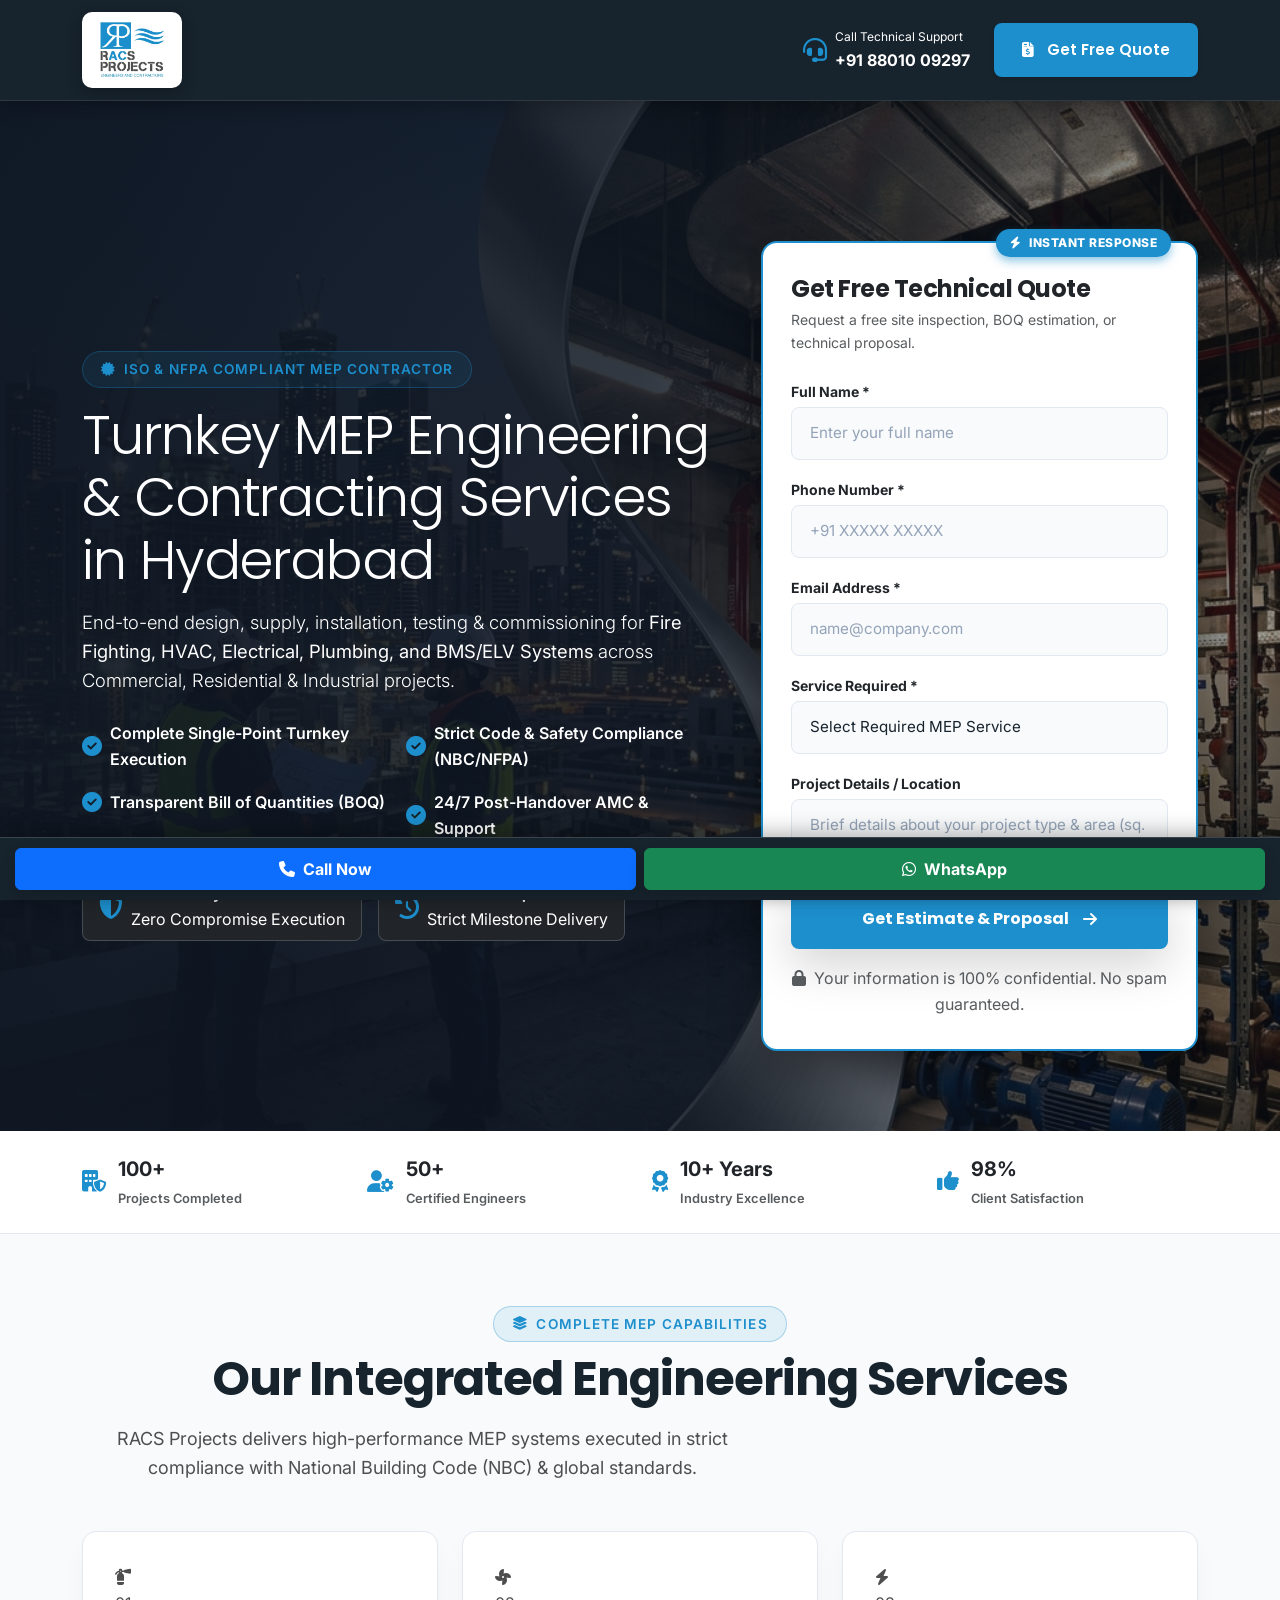
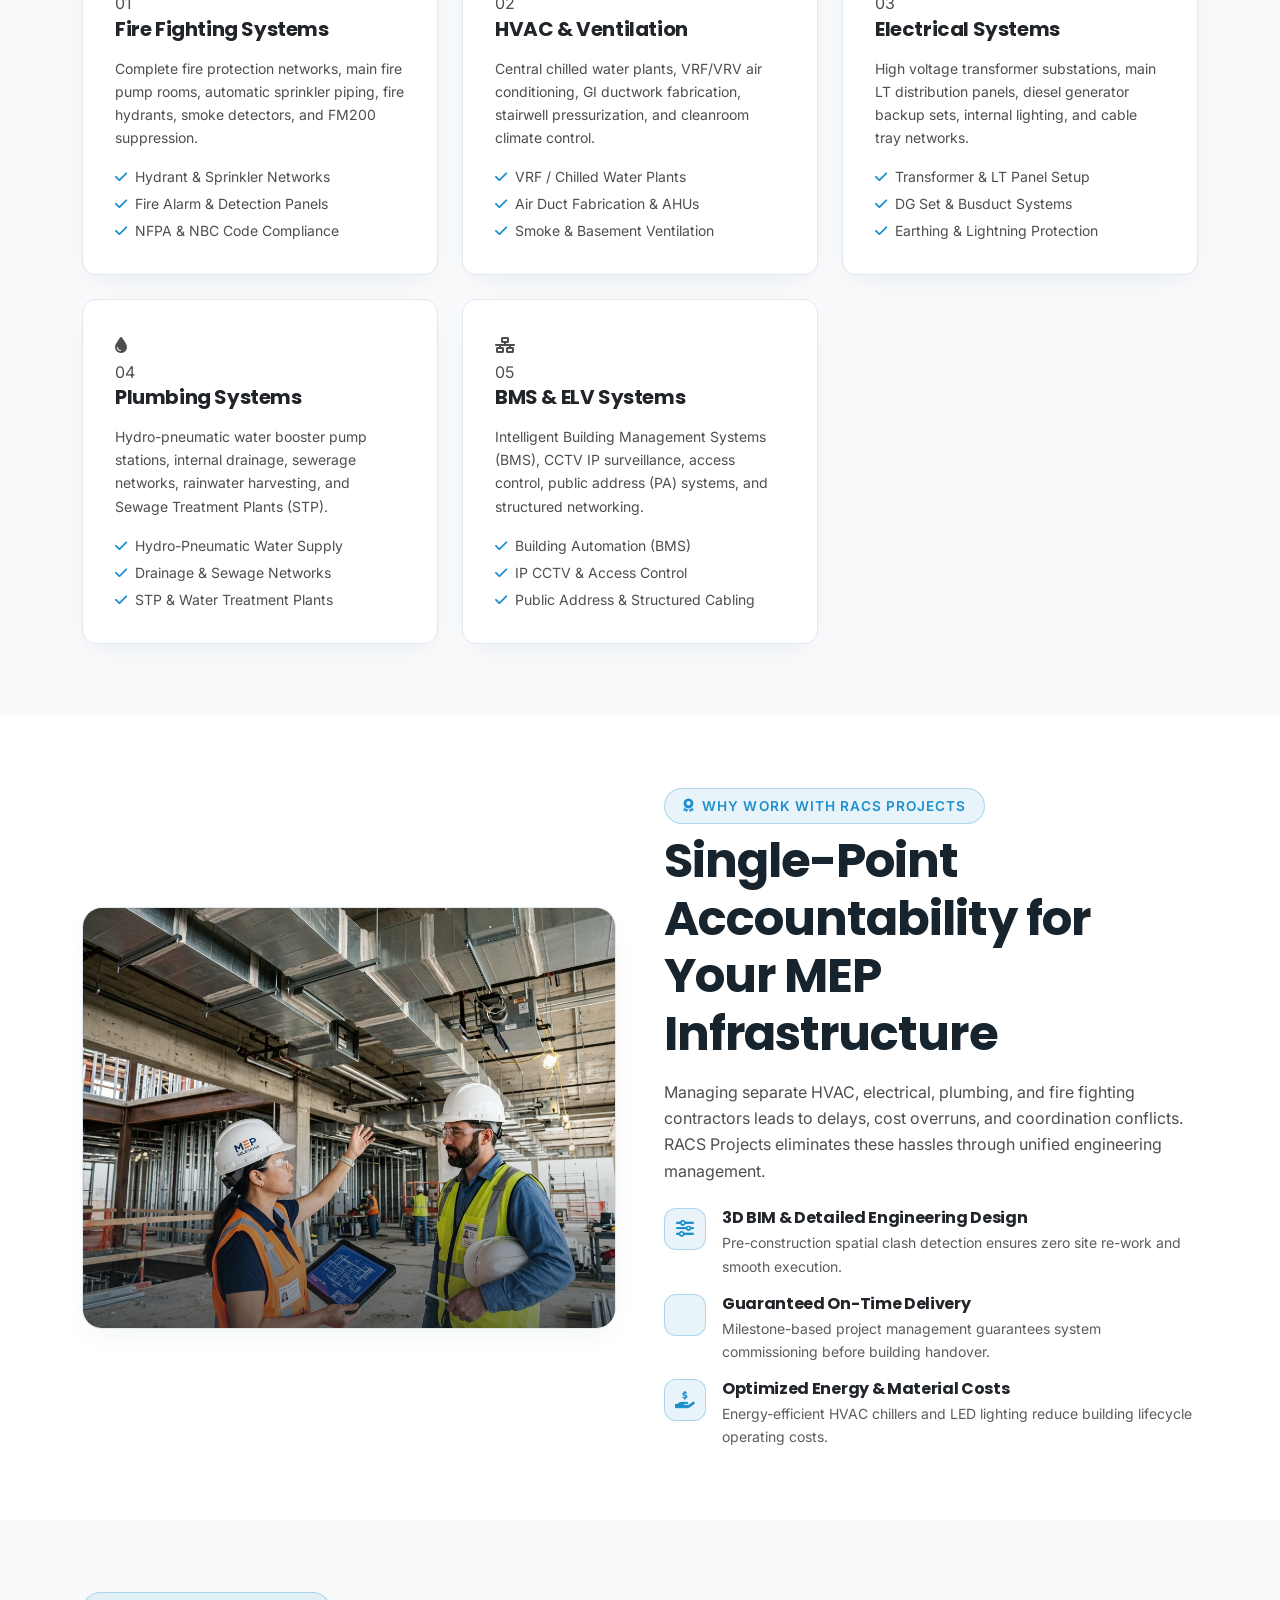
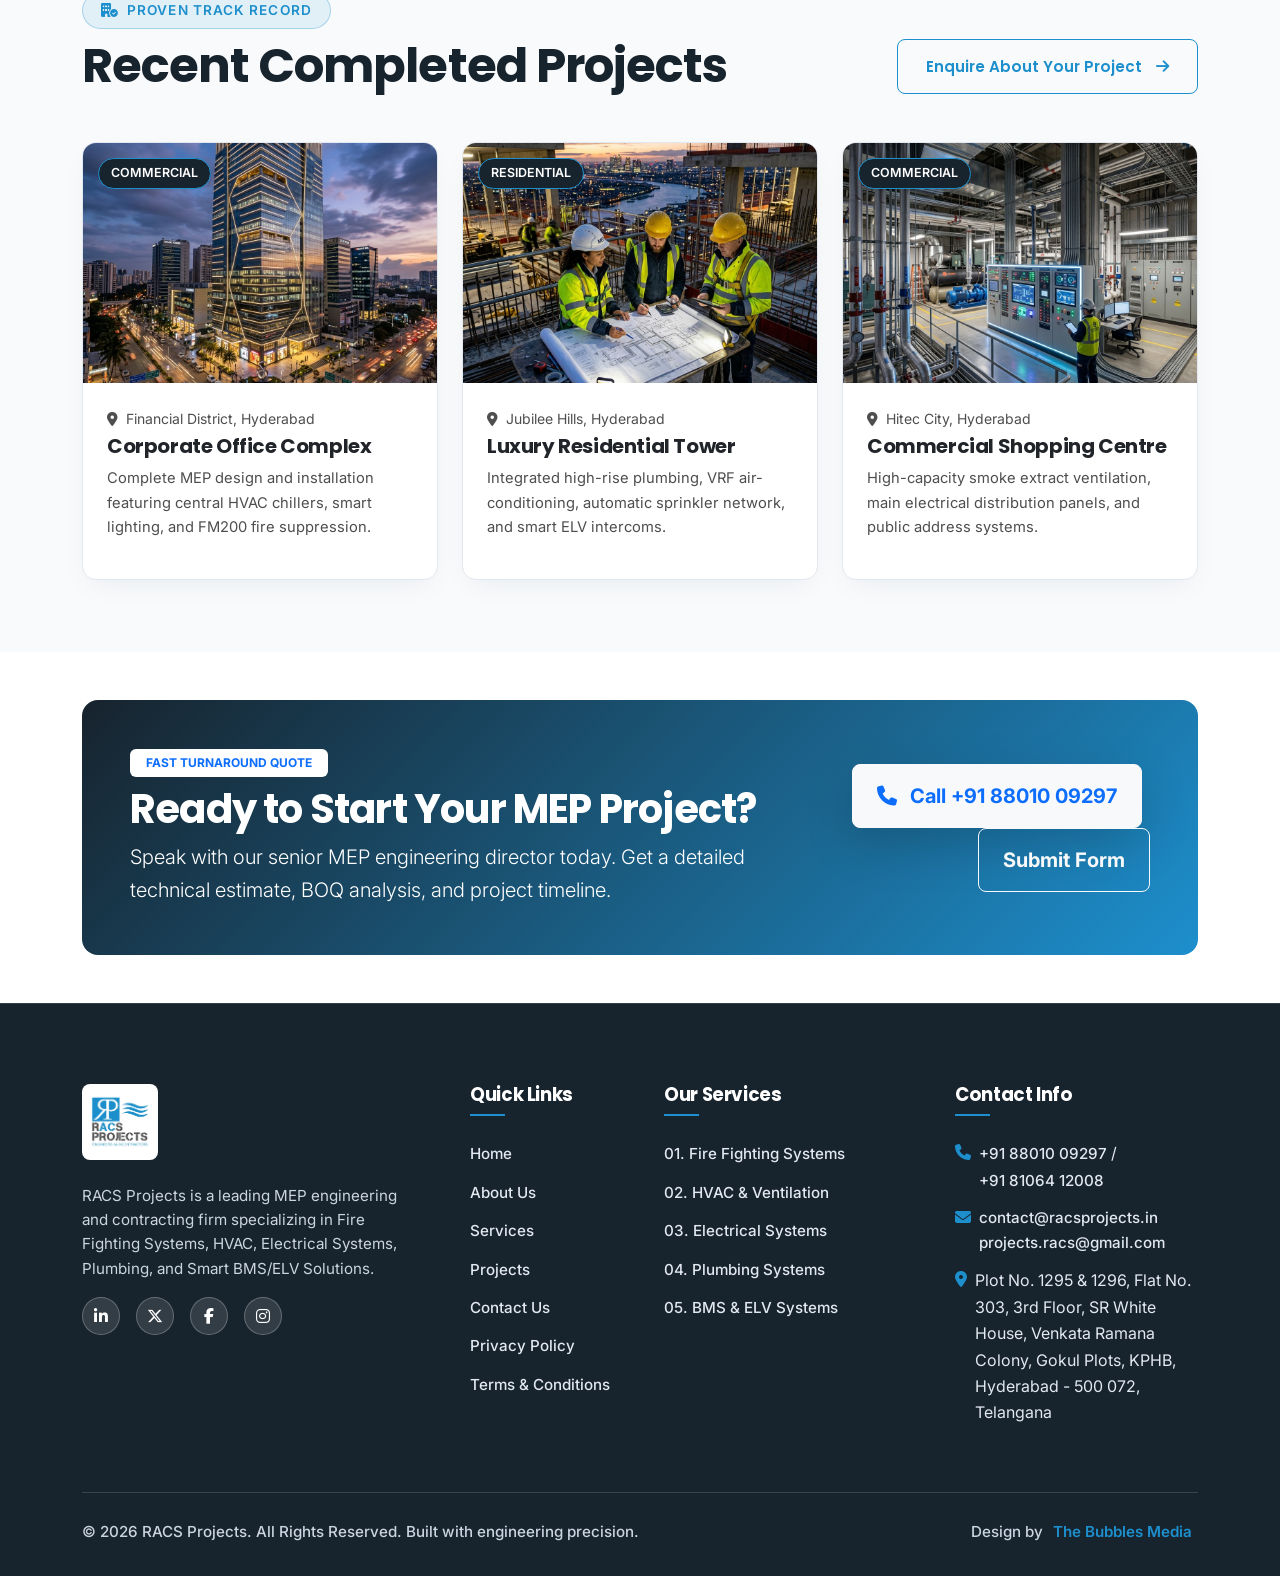
<file: mep.html>
<!DOCTYPE html>
<html lang="en">
<head>
  <meta charset="UTF-8">
  <meta name="viewport" content="width=device-width, initial-scale=1.0">
  <title>Top MEP Engineering & Contracting Company in Hyderabad | RACS Projects</title>
  <meta name="description" content="Turnkey MEP Engineering & Contracting Services in Hyderabad. Expert Fire Fighting Systems, HVAC, Electrical, Plumbing, and BMS/ELV Solutions. Get a free technical quote today!">
  <meta name="keywords" content="MEP contractor Hyderabad, turnkey MEP solutions, HVAC contractor, Fire fighting system installation, Electrical contractor, Plumbing engineer, BMS ELV company">
  <meta name="author" content="RACS Projects">
  <meta name="robots" content="index, follow">
  <link rel="canonical" href="https://racsprojects.com/mep.html">

  <!-- Favicon & Touch Icon -->
  <link rel="icon" type="image/png" href="assets/images/logo.png">
  <link rel="shortcut icon" type="image/png" href="assets/images/logo.png">
  <link rel="apple-touch-icon" href="assets/images/logo.png">

  <!-- GEO Tagging (Geographic SEO) -->
  <meta name="geo.region" content="IN-TG">
  <meta name="geo.placename" content="Hyderabad">
  <meta name="geo.position" content="17.450408;78.422081">
  <meta name="ICBM" content="17.450408, 78.422081">

  <!-- Open Graph Meta -->
  <meta property="og:title" content="Top MEP Engineering & Contracting | RACS Projects">
  <meta property="og:description" content="Turnkey MEP Engineering: Fire Fighting, HVAC, Electrical, Plumbing & BMS/ELV Systems. Free Site Inspection & Quote.">
  <meta property="og:type" content="website">
  <meta property="og:url" content="https://racsprojects.com/mep.html">
  <meta property="og:image" content="https://racsprojects.com/assets/images/hero-bg.jpg">

  <!-- Twitter Meta Cards -->
  <meta name="twitter:card" content="summary_large_image">
  <meta name="twitter:title" content="Top MEP Engineering & Contracting | RACS Projects">
  <meta name="twitter:description" content="Turnkey MEP solutions in Hyderabad. Get free technical estimate & proposal today.">
  <meta name="twitter:image" content="https://racsprojects.com/assets/images/hero-bg.jpg">

  <!-- Schema.org JSON-LD Structured Data for Ads Landing Page -->
  <script type="application/ld+json">
  {
    "@context": "https://schema.org",
    "@type": "HVACContractor",
    "name": "RACS Projects",
    "image": "https://racsprojects.com/assets/images/logo.png",
    "@id": "https://racsprojects.com/mep.html#landing",
    "url": "https://racsprojects.com/mep.html",
    "telephone": "+91-8801009297",
    "email": "contact@racsprojects.in",
    "priceRange": "$$$",
    "address": {
      "@type": "PostalAddress",
      "streetAddress": "Plot No. 1295 & 1296, Flat No. 303, 3rd Floor, SR White House, Venkata Ramana Colony, Gokul Plots, KPHB",
      "addressLocality": "Hyderabad",
      "addressRegion": "Telangana",
      "postalCode": "500072",
      "addressCountry": "IN"
    },
    "geo": {
      "@type": "GeoCoordinates",
      "latitude": 17.450408,
      "longitude": 78.422081
    },
    "openingHoursSpecification": {
      "@type": "OpeningHoursSpecification",
      "dayOfWeek": [
        "Monday",
        "Tuesday",
        "Wednesday",
        "Thursday",
        "Friday",
        "Saturday"
      ],
      "opens": "09:00",
      "closes": "18:00"
    }
  }
  </script>

  <!-- Google Fonts -->
  <link rel="preconnect" href="https://fonts.googleapis.com">
  <link rel="preconnect" href="https://fonts.gstatic.com" crossorigin>
  <link href="https://fonts.googleapis.com/css2?family=Inter:wght@300;400;500;600;700&family=Poppins:wght@400;500;600;700;800&display=swap" rel="stylesheet">

  <!-- Bootstrap 5 CSS -->
  <link href="https://cdn.jsdelivr.net/npm/bootstrap@5.3.3/dist/css/bootstrap.min.css" rel="stylesheet">
  
  <!-- Font Awesome Icons -->
  <link rel="stylesheet" href="https://cdnjs.cloudflare.com/ajax/libs/font-awesome/6.5.1/css/all.min.css">

  <!-- Custom Stylesheet -->
  <link rel="stylesheet" href="css/style.css">

  <!-- Landing Page Custom Styles -->
  <style>
    .landing-header {
      background: var(--brand-navy-dark);
      padding: 12px 0;
      border-bottom: 1px solid rgba(255, 255, 255, 0.1);
      position: sticky;
      top: 0;
      z-index: 1030;
      box-shadow: 0 4px 20px rgba(0,0,0,0.3);
    }

    .landing-hero {
      position: relative;
      background-image: url('assets/images/hero-bg.jpg');
      background-size: cover;
      background-position: center center;
      padding: 140px 0 80px;
      min-height: 90vh;
      display: flex;
      align-items: center;
    }

    .landing-hero-overlay {
      position: absolute;
      inset: 0;
      background: linear-gradient(
        90deg,
        rgba(15, 23, 35, 0.94) 0%,
        rgba(15, 23, 35, 0.85) 50%,
        rgba(15, 23, 35, 0.40) 100%
      );
      z-index: 1;
    }

    .landing-hero-content {
      position: relative;
      z-index: 2;
    }

    .ad-lead-card {
      background: #FFFFFF;
      border-radius: 16px;
      padding: 32px 28px;
      box-shadow: 0 20px 50px rgba(0, 0, 0, 0.4);
      border: 2px solid var(--brand-blue);
      position: relative;
    }

    .ad-badge-high-intent {
      position: absolute;
      top: -14px;
      right: 25px;
      background: var(--brand-blue);
      color: #FFFFFF;
      font-size: 0.75rem;
      font-weight: 800;
      padding: 4px 14px;
      border-radius: 20px;
      letter-spacing: 0.5px;
      text-transform: uppercase;
      box-shadow: 0 4px 10px rgba(29, 143, 205, 0.5);
    }

    .trust-bar-landing {
      background: #FFFFFF;
      border-bottom: 1px solid var(--border-light);
      padding: 22px 0;
      box-shadow: 0 4px 15px rgba(0,0,0,0.05);
    }

    .trust-item {
      display: flex;
      align-items: center;
      gap: 12px;
      font-weight: 600;
      color: var(--brand-charcoal);
      font-size: 0.92rem;
    }

    .trust-item i {
      color: var(--brand-blue);
      font-size: 1.35rem;
    }

    .cta-banner-ads {
      background: linear-gradient(135deg, #17232D 0%, #1D8FCD 100%);
      color: #FFFFFF;
      padding: 60px 0;
      border-radius: 16px;
    }

    /* Mobile Quick Action Bar */
    .mobile-quick-action-bar {
      display: none;
      position: fixed;
      bottom: 0;
      left: 0;
      right: 0;
      z-index: 1040;
      background: #17232D;
      padding: 10px 15px;
      box-shadow: 0 -4px 20px rgba(0,0,0,0.3);
      border-top: 1px solid rgba(255,255,255,0.15);
    }

    @media (max-width: 991.98px) {
      .landing-hero {
        padding: 120px 0 60px;
      }
      .mobile-quick-action-bar {
        display: flex;
      }
      body {
        padding-bottom: 60px;
      }
    }
  </style>

  <!-- Google Tag Manager -->
  <script>(function(w,d,s,l,i){w[l]=w[l]||[];w[l].push({'gtm.start':
  new Date().getTime(),event:'gtm.js'});var f=d.getElementsByTagName(s)[0],
  j=d.createElement(s),dl=l!='dataLayer'?'&l='+l:'';j.async=true;j.src=
  'https://www.googletagmanager.com/gtm.js?id='+i+dl;f.parentNode.insertBefore(j,f);
  })(window,document,'script','dataLayer','GTM-TD3SQTVT');</script>
  <!-- End Google Tag Manager -->

  <!-- Google tag (gtag.js) -->
  <script async src="https://www.googletagmanager.com/gtag/js?id=G-G542EDHJNM"></script>
  <script>
    window.dataLayer = window.dataLayer || [];
    function gtag(){dataLayer.push(arguments);}
    gtag('js', new Date());

    gtag('config', 'G-G542EDHJNM');
  </script>
</head>
<body>
  <!-- Google Tag Manager (noscript) -->
  <noscript><iframe src="https://www.googletagmanager.com/ns.html?id=GTM-TD3SQTVT"
  height="0" width="0" style="display:none;visibility:hidden"></iframe></noscript>
  <!-- End Google Tag Manager (noscript) -->

  <!-- ==========================================
       LANDING PAGE HEADER (HIGH CONVERSION)
       ========================================== -->
  <header class="landing-header">
    <div class="container">
      <div class="d-flex align-items-center justify-content-between">
        <!-- Logo -->
        <a class="navbar-brand navbar-brand-racs py-1" href="index.html">
          <img src="assets/images/logo.png" alt="RACS Projects Logo" class="brand-logo-img">
        </a>

        <!-- Fast Contact CTAs -->
        <div class="d-flex align-items-center gap-3">
          <div class="d-none d-md-flex align-items-center gap-2 text-white me-2">
            <i class="fa-solid fa-headset text-accent-blue fs-4"></i>
            <div>
              <span class="d-block small text-dim" style="font-size: 0.75rem;">Call Technical Support</span>
              <a href="tel:+918801009297" class="text-white fw-bold text-decoration-none">+91 88010 09297</a>
            </div>
          </div>
          <a href="#leadFormSection" class="btn-racs btn-racs-primary shadow-sm">
            <i class="fa-solid fa-file-invoice-dollar me-1"></i> Get Free Quote
          </a>
        </div>
      </div>
    </div>
  </header>

  <!-- ==========================================
       HERO SECTION WITH LEAD CAPTURE FORM
       ========================================== -->
  <section class="landing-hero" id="hero">
    <div class="landing-hero-overlay"></div>
    <div class="container landing-hero-content">
      <div class="row align-items-center g-5">
        
        <!-- Left Headline & Value Props -->
        <div class="col-lg-7 text-white reveal-on-scroll">
          <div class="section-tag mb-3">
            <i class="fa-solid fa-certificate"></i> ISO &amp; NFPA COMPLIANT MEP CONTRACTOR
          </div>
          <h1 class="display-4 fw-extrabold mb-3 text-white" style="line-height: 1.15; font-size: clamp(2.2rem, 4.5vw, 3.4rem);">
            Turnkey MEP Engineering &amp; Contracting Services in Hyderabad
          </h1>
          <p class="lead mb-4 text-white opacity-90" style="font-size: 1.15rem; line-height: 1.6;">
            End-to-end design, supply, installation, testing &amp; commissioning for <strong>Fire Fighting, HVAC, Electrical, Plumbing, and BMS/ELV Systems</strong> across Commercial, Residential &amp; Industrial projects.
          </p>

          <div class="row g-3 mb-4">
            <div class="col-sm-6">
              <div class="d-flex align-items-center gap-2">
                <i class="fa-solid fa-circle-check text-accent-blue fs-5"></i>
                <span class="fw-semibold">Complete Single-Point Turnkey Execution</span>
              </div>
            </div>
            <div class="col-sm-6">
              <div class="d-flex align-items-center gap-2">
                <i class="fa-solid fa-circle-check text-accent-blue fs-5"></i>
                <span class="fw-semibold">Strict Code &amp; Safety Compliance (NBC/NFPA)</span>
              </div>
            </div>
            <div class="col-sm-6">
              <div class="d-flex align-items-center gap-2">
                <i class="fa-solid fa-circle-check text-accent-blue fs-5"></i>
                <span class="fw-semibold">Transparent Bill of Quantities (BOQ)</span>
              </div>
            </div>
            <div class="col-sm-6">
              <div class="d-flex align-items-center gap-2">
                <i class="fa-solid fa-circle-check text-accent-blue fs-5"></i>
                <span class="fw-semibold">24/7 Post-Handover AMC &amp; Support</span>
              </div>
            </div>
          </div>

          <div class="d-flex align-items-center gap-3 pt-2">
            <div class="d-flex align-items-center gap-2 bg-dark bg-opacity-60 px-3 py-2 rounded-3 border border-secondary border-opacity-50">
              <i class="fa-solid fa-shield-halved text-accent-blue fs-4"></i>
              <div>
                <span class="d-block text-white fw-bold small">100% Quality Guaranteed</span>
                <span class="d-block text-dim micro-text">Zero Compromise Execution</span>
              </div>
            </div>
            <div class="d-flex align-items-center gap-2 bg-dark bg-opacity-60 px-3 py-2 rounded-3 border border-secondary border-opacity-50">
              <i class="fa-solid fa-clock-rotate-left text-accent-blue fs-4"></i>
              <div>
                <span class="d-block text-white fw-bold small">On-Time Completion</span>
                <span class="d-block text-dim micro-text">Strict Milestone Delivery</span>
              </div>
            </div>
          </div>
        </div>

        <!-- Right Form Box (PPC Lead Conversion Engine) -->
        <div class="col-lg-5 reveal-on-scroll" id="leadFormSection">
          <div class="ad-lead-card">
            <span class="ad-badge-high-intent"><i class="fa-solid fa-bolt me-1"></i> Instant Response</span>
            <h3 class="h4 fw-bold text-dark mb-1">Get Free Technical Quote</h3>
            <p class="text-muted small mb-4">Request a free site inspection, BOQ estimation, or technical proposal.</p>

            <form action="https://formsubmit.co/projects.racs@gmail.com" method="POST" id="adsLeadForm" novalidate>
              <input type="hidden" name="_subject" value="New Google Ads Lead - RACS Projects">
              <input type="hidden" name="_captcha" value="false">
              <input type="hidden" name="_next" value="https://racsprojects.com/thankyou.html">

              <div class="mb-3">
                <label for="adName" class="form-label small fw-bold text-dark mb-1">Full Name *</label>
                <input type="text" name="Full Name" class="form-control racs-input" id="adName" placeholder="Enter your full name" required>
                <div class="invalid-feedback">Please enter your full name.</div>
              </div>

              <div class="mb-3">
                <label for="adPhone" class="form-label small fw-bold text-dark mb-1">Phone Number *</label>
                <input type="tel" name="Phone" class="form-control racs-input" id="adPhone" placeholder="+91 XXXXX XXXXX" required>
                <div class="invalid-feedback">Please enter a valid phone number.</div>
              </div>

              <div class="mb-3">
                <label for="adEmail" class="form-label small fw-bold text-dark mb-1">Email Address *</label>
                <input type="email" name="Email" class="form-control racs-input" id="adEmail" placeholder="name@company.com" required>
                <div class="invalid-feedback">Please enter a valid email address.</div>
              </div>

              <div class="mb-3">
                <label for="adService" class="form-label small fw-bold text-dark mb-1">Service Required *</label>
                <select name="Service Required" class="form-select racs-input" id="adService" required>
                  <option value="" selected disabled>Select Required MEP Service</option>
                  <option value="Fire Fighting Systems">01. Fire Fighting Systems</option>
                  <option value="HVAC & Ventilation">02. HVAC &amp; Ventilation</option>
                  <option value="Electrical Systems">03. Electrical Systems</option>
                  <option value="Plumbing">04. Plumbing Systems</option>
                  <option value="BMS & ELV Systems">05. BMS &amp; ELV Systems</option>
                </select>
                <div class="invalid-feedback">Please select a service.</div>
              </div>

              <div class="mb-3">
                <label for="adProjectDetails" class="form-label small fw-bold text-dark mb-1">Project Details / Location</label>
                <textarea name="Project Details" class="form-control racs-input" id="adProjectDetails" rows="2" placeholder="Brief details about your project type & area (sq. ft.)."></textarea>
              </div>

              <button type="submit" class="btn-racs btn-racs-primary w-100 py-3 fw-bold fs-6 shadow-lg">
                Get Estimate &amp; Proposal <i class="fa-solid fa-arrow-right ms-1"></i>
              </button>
            </form>

            <div id="adFormSuccess" class="d-none mt-3 p-3 bg-success bg-opacity-10 border border-success text-success rounded-3 small">
              <i class="fa-solid fa-circle-check me-1 fs-5"></i> <strong>Request Sent!</strong> Our senior engineer will call you within 15 minutes.
            </div>

            <p class="micro-text text-muted text-center mt-3 mb-0">
              <i class="fa-solid fa-lock me-1"></i> Your information is 100% confidential. No spam guaranteed.
            </p>
          </div>
        </div>

      </div>
    </div>
  </section>

  <!-- ==========================================
       TRUST & HIGHLIGHTS BAR
       ========================================== -->
  <section class="trust-bar-landing">
    <div class="container">
      <div class="row g-4 align-items-center text-center text-md-start">
        <div class="col-6 col-md-3">
          <div class="trust-item justify-content-center justify-content-md-start">
            <i class="fa-solid fa-building-shield"></i>
            <div>
              <span class="d-block fw-bold text-dark fs-5">100+</span>
              <span class="small text-muted">Projects Completed</span>
            </div>
          </div>
        </div>

        <div class="col-6 col-md-3">
          <div class="trust-item justify-content-center justify-content-md-start">
            <i class="fa-solid fa-user-gear"></i>
            <div>
              <span class="d-block fw-bold text-dark fs-5">50+</span>
              <span class="small text-muted">Certified Engineers</span>
            </div>
          </div>
        </div>

        <div class="col-6 col-md-3">
          <div class="trust-item justify-content-center justify-content-md-start">
            <i class="fa-solid fa-award"></i>
            <div>
              <span class="d-block fw-bold text-dark fs-5">10+ Years</span>
              <span class="small text-muted">Industry Excellence</span>
            </div>
          </div>
        </div>

        <div class="col-6 col-md-3">
          <div class="trust-item justify-content-center justify-content-md-start">
            <i class="fa-solid fa-thumbs-up"></i>
            <div>
              <span class="d-block fw-bold text-dark fs-5">98%</span>
              <span class="small text-muted">Client Satisfaction</span>
            </div>
          </div>
        </div>
      </div>
    </div>
  </section>

  <!-- ==========================================
       OUR 5 CORE MEP SERVICES (STRICT ORDER)
       ========================================== -->
  <section class="py-5 bg-surface-slate" id="services">
    <div class="container py-4">
      <div class="text-center max-w-700 mx-auto mb-5 reveal-on-scroll">
        <div class="section-tag mb-2">
          <i class="fa-solid fa-layer-group"></i> COMPLETE MEP CAPABILITIES
        </div>
        <h2 class="section-title">Our Integrated Engineering Services</h2>
        <p class="section-subtitle">
          RACS Projects delivers high-performance MEP systems executed in strict compliance with National Building Code (NBC) &amp; global standards.
        </p>
      </div>

      <div class="row g-4">
        <!-- 01. Fire Fighting Systems -->
        <div class="col-lg-4 col-md-6 reveal-on-scroll">
          <div class="racs-card">
            <div class="card-icon-box">
              <i class="fa-solid fa-fire-extinguisher"></i>
            </div>
            <span class="card-step-badge">01</span>
            <h4 class="h5 fw-bold mb-3 text-dark">Fire Fighting Systems</h4>
            <p class="text-muted-custom small mb-3">
              Complete fire protection networks, main fire pump rooms, automatic sprinkler piping, fire hydrants, smoke detectors, and FM200 suppression.
            </p>
            <ul class="list-unstyled small text-muted-custom mb-0">
              <li class="mb-1"><i class="fa-solid fa-check text-accent-blue me-2"></i>Hydrant &amp; Sprinkler Networks</li>
              <li class="mb-1"><i class="fa-solid fa-check text-accent-blue me-2"></i>Fire Alarm &amp; Detection Panels</li>
              <li><i class="fa-solid fa-check text-accent-blue me-2"></i>NFPA &amp; NBC Code Compliance</li>
            </ul>
          </div>
        </div>

        <!-- 02. HVAC & Ventilation -->
        <div class="col-lg-4 col-md-6 reveal-on-scroll">
          <div class="racs-card">
            <div class="card-icon-box">
              <i class="fa-solid fa-fan"></i>
            </div>
            <span class="card-step-badge">02</span>
            <h4 class="h5 fw-bold mb-3 text-dark">HVAC &amp; Ventilation</h4>
            <p class="text-muted-custom small mb-3">
              Central chilled water plants, VRF/VRV air conditioning, GI ductwork fabrication, stairwell pressurization, and cleanroom climate control.
            </p>
            <ul class="list-unstyled small text-muted-custom mb-0">
              <li class="mb-1"><i class="fa-solid fa-check text-accent-blue me-2"></i>VRF / Chilled Water Plants</li>
              <li class="mb-1"><i class="fa-solid fa-check text-accent-blue me-2"></i>Air Duct Fabrication &amp; AHUs</li>
              <li><i class="fa-solid fa-check text-accent-blue me-2"></i>Smoke &amp; Basement Ventilation</li>
            </ul>
          </div>
        </div>

        <!-- 03. Electrical Systems -->
        <div class="col-lg-4 col-md-6 reveal-on-scroll">
          <div class="racs-card">
            <div class="card-icon-box">
              <i class="fa-solid fa-bolt"></i>
            </div>
            <span class="card-step-badge">03</span>
            <h4 class="h5 fw-bold mb-3 text-dark">Electrical Systems</h4>
            <p class="text-muted-custom small mb-3">
              High voltage transformer substations, main LT distribution panels, diesel generator backup sets, internal lighting, and cable tray networks.
            </p>
            <ul class="list-unstyled small text-unstyled small text-muted-custom mb-0">
              <li class="mb-1"><i class="fa-solid fa-check text-accent-blue me-2"></i>Transformer &amp; LT Panel Setup</li>
              <li class="mb-1"><i class="fa-solid fa-check text-accent-blue me-2"></i>DG Set &amp; Busduct Systems</li>
              <li><i class="fa-solid fa-check text-accent-blue me-2"></i>Earthing &amp; Lightning Protection</li>
            </ul>
          </div>
        </div>

        <!-- 04. Plumbing -->
        <div class="col-lg-4 col-md-6 reveal-on-scroll">
          <div class="racs-card">
            <div class="card-icon-box">
              <i class="fa-solid fa-droplet"></i>
            </div>
            <span class="card-step-badge">04</span>
            <h4 class="h5 fw-bold mb-3 text-dark">Plumbing Systems</h4>
            <p class="text-muted-custom small mb-3">
              Hydro-pneumatic water booster pump stations, internal drainage, sewerage networks, rainwater harvesting, and Sewage Treatment Plants (STP).
            </p>
            <ul class="list-unstyled small text-muted-custom mb-0">
              <li class="mb-1"><i class="fa-solid fa-check text-accent-blue me-2"></i>Hydro-Pneumatic Water Supply</li>
              <li class="mb-1"><i class="fa-solid fa-check text-accent-blue me-2"></i>Drainage &amp; Sewage Networks</li>
              <li><i class="fa-solid fa-check text-accent-blue me-2"></i>STP &amp; Water Treatment Plants</li>
            </ul>
          </div>
        </div>

        <!-- 05. BMS & ELV Systems -->
        <div class="col-lg-4 col-md-6 reveal-on-scroll">
          <div class="racs-card">
            <div class="card-icon-box">
              <i class="fa-solid fa-network-wired"></i>
            </div>
            <span class="card-step-badge">05</span>
            <h4 class="h5 fw-bold mb-3 text-dark">BMS &amp; ELV Systems</h4>
            <p class="text-muted-custom small mb-3">
              Intelligent Building Management Systems (BMS), CCTV IP surveillance, access control, public address (PA) systems, and structured networking.
            </p>
            <ul class="list-unstyled small text-muted-custom mb-0">
              <li class="mb-1"><i class="fa-solid fa-check text-accent-blue me-2"></i>Building Automation (BMS)</li>
              <li class="mb-1"><i class="fa-solid fa-check text-accent-blue me-2"></i>IP CCTV &amp; Access Control</li>
              <li><i class="fa-solid fa-check text-accent-blue me-2"></i>Public Address &amp; Structured Cabling</li>
            </ul>
          </div>
        </div>
      </div>

    </div>
  </section>

  <!-- ==========================================
       WHY CHOOSE RACS PROJECTS
       ========================================== -->
  <section class="py-5 bg-white">
    <div class="container py-4">
      <div class="row align-items-center g-5">
        <div class="col-lg-6 reveal-on-scroll">
          <div class="service-img-wrapper">
            <img src="assets/images/company-intro.jpg" alt="RACS Projects MEP Engineering Execution">
            <div class="service-img-overlay"></div>
          </div>
        </div>

        <div class="col-lg-6 reveal-on-scroll">
          <div class="section-tag mb-2">
            <i class="fa-solid fa-award"></i> WHY WORK WITH RACS PROJECTS
          </div>
          <h2 class="section-title mb-3">Single-Point Accountability for Your MEP Infrastructure</h2>
          <p class="text-muted-custom mb-4">
            Managing separate HVAC, electrical, plumbing, and fire fighting contractors leads to delays, cost overruns, and coordination conflicts. RACS Projects eliminates these hassles through unified engineering management.
          </p>

          <div class="d-flex flex-column gap-3">
            <div class="d-flex align-items-flex-start gap-3">
              <div class="contact-info-icon" style="width: 42px; height: 42px; font-size: 1.1rem;">
                <i class="fa-solid fa-sliders"></i>
              </div>
              <div>
                <h6 class="fw-bold mb-1 text-dark">3D BIM &amp; Detailed Engineering Design</h6>
                <p class="small text-muted mb-0">Pre-construction spatial clash detection ensures zero site re-work and smooth execution.</p>
              </div>
            </div>

            <div class="d-flex align-items-flex-start gap-3">
              <div class="contact-info-icon" style="width: 42px; height: 42px; font-size: 1.1rem;">
                <i class="fa-solid fa-clock-check"></i>
              </div>
              <div>
                <h6 class="fw-bold mb-1 text-dark">Guaranteed On-Time Delivery</h6>
                <p class="small text-muted mb-0">Milestone-based project management guarantees system commissioning before building handover.</p>
              </div>
            </div>

            <div class="d-flex align-items-flex-start gap-3">
              <div class="contact-info-icon" style="width: 42px; height: 42px; font-size: 1.1rem;">
                <i class="fa-solid fa-hand-holding-dollar"></i>
              </div>
              <div>
                <h6 class="fw-bold mb-1 text-dark">Optimized Energy &amp; Material Costs</h6>
                <p class="small text-muted mb-0">Energy-efficient HVAC chillers and LED lighting reduce building lifecycle operating costs.</p>
              </div>
            </div>
          </div>
        </div>
      </div>
    </div>
  </section>

  <!-- ==========================================
       FEATURED PROJECT PORTFOLIO SHOWCASE
       ========================================== -->
  <section class="py-5 bg-surface-slate">
    <div class="container py-4">
      <div class="d-flex flex-column flex-md-row justify-content-between align-items-md-end mb-5 reveal-on-scroll">
        <div>
          <div class="section-tag mb-2">
            <i class="fa-solid fa-building-circle-check"></i> PROVEN TRACK RECORD
          </div>
          <h2 class="section-title mb-0">Recent Completed Projects</h2>
        </div>
        <a href="#leadFormSection" class="btn-racs btn-racs-outline mt-3 mt-md-0">
          Enquire About Your Project <i class="fa-solid fa-arrow-right ms-1"></i>
        </a>
      </div>

      <div class="row g-4">
        <!-- Project 1 -->
        <div class="col-lg-4 col-md-6 reveal-on-scroll">
          <div class="project-card">
            <div class="project-img-box">
              <img src="assets/images/projects-hero.jpg" alt="Corporate Office Complex">
              <span class="project-category-badge">Commercial</span>
            </div>
            <div class="project-body">
              <span class="text-dim small d-block mb-1"><i class="fa-solid fa-location-dot me-1"></i> Financial District, Hyderabad</span>
              <h4 class="h5 fw-bold text-dark">Corporate Office Complex</h4>
              <p class="project-desc">Complete MEP design and installation featuring central HVAC chillers, smart lighting, and FM200 fire suppression.</p>
            </div>
          </div>
        </div>

        <!-- Project 2 -->
        <div class="col-lg-4 col-md-6 reveal-on-scroll">
          <div class="project-card">
            <div class="project-img-box">
              <img src="assets/images/about-hero.jpg" alt="Luxury Residential Tower">
              <span class="project-category-badge">Residential</span>
            </div>
            <div class="project-body">
              <span class="text-dim small d-block mb-1"><i class="fa-solid fa-location-dot me-1"></i> Jubilee Hills, Hyderabad</span>
              <h4 class="h5 fw-bold text-dark">Luxury Residential Tower</h4>
              <p class="project-desc">Integrated high-rise plumbing, VRF air-conditioning, automatic sprinkler network, and smart ELV intercoms.</p>
            </div>
          </div>
        </div>

        <!-- Project 3 -->
        <div class="col-lg-4 col-md-6 reveal-on-scroll">
          <div class="project-card">
            <div class="project-img-box">
              <img src="assets/images/services-hero.jpg" alt="Commercial Shopping Centre">
              <span class="project-category-badge">Commercial</span>
            </div>
            <div class="project-body">
              <span class="text-dim small d-block mb-1"><i class="fa-solid fa-location-dot me-1"></i> Hitec City, Hyderabad</span>
              <h4 class="h5 fw-bold text-dark">Commercial Shopping Centre</h4>
              <p class="project-desc">High-capacity smoke extract ventilation, main electrical distribution panels, and public address systems.</p>
            </div>
          </div>
        </div>
      </div>
    </div>
  </section>

  <!-- ==========================================
       PPC HIGH CONVERSION CTA BANNER
       ========================================== -->
  <section class="py-5 bg-white">
    <div class="container">
      <div class="cta-banner-ads p-5 text-center text-md-start reveal-on-scroll">
        <div class="row align-items-center g-4">
          <div class="col-lg-8">
            <span class="badge bg-white text-primary px-3 py-2 fw-bold text-uppercase mb-2">Fast Turnaround Quote</span>
            <h3 class="display-6 fw-bold text-white mb-2">Ready to Start Your MEP Project?</h3>
            <p class="lead mb-0 text-white opacity-90">
              Speak with our senior MEP engineering director today. Get a detailed technical estimate, BOQ analysis, and project timeline.
            </p>
          </div>
          <div class="col-lg-4 text-center text-lg-end">
            <a href="tel:+918801009297" class="btn btn-light btn-lg px-4 py-3 fw-bold text-primary me-2 mb-2 mb-sm-0 shadow-lg">
              <i class="fa-solid fa-phone me-2"></i> Call +91 88010 09297
            </a>
            <a href="#leadFormSection" class="btn btn-outline-light btn-lg px-4 py-3 fw-bold">
              Submit Form
            </a>
          </div>
        </div>
      </div>
    </div>
  </section>

  <!-- ==========================================
       FOOTER
       ========================================== -->
  <footer class="footer-racs">
    <div class="container">
      <div class="row g-5">
        <!-- Col 1: Brand Info -->
        <div class="col-lg-4 col-md-6">
          <a href="index.html" class="d-inline-block mb-3 bg-white p-2 rounded-3">
            <img src="assets/images/logo.png" alt="RACS Projects Logo" class="brand-logo-img" style="height: 60px;">
          </a>
          <p class="small text-muted-custom mb-3">
            RACS Projects is a leading MEP engineering and contracting firm specializing in Fire Fighting Systems, HVAC, Electrical Systems, Plumbing, and Smart BMS/ELV Solutions.
          </p>
          <div class="d-flex gap-2">
            <a href="#" class="social-icon-btn" aria-label="LinkedIn"><i class="fa-brands fa-linkedin-in"></i></a>
            <a href="#" class="social-icon-btn" aria-label="Twitter"><i class="fa-brands fa-x-twitter"></i></a>
            <a href="#" class="social-icon-btn" aria-label="Facebook"><i class="fa-brands fa-facebook-f"></i></a>
            <a href="#" class="social-icon-btn" aria-label="Instagram"><i class="fa-brands fa-instagram"></i></a>
          </div>
        </div>

        <!-- Col 2: Quick Links -->
        <div class="col-lg-2 col-md-6">
          <h5 class="footer-title">Quick Links</h5>
          <ul class="footer-links ps-0">
            <li><a href="index.html">Home</a></li>
            <li><a href="about.html">About Us</a></li>
            <li><a href="services.html">Services</a></li>
            <li><a href="projects.html">Projects</a></li>
            <li><a href="contact.html">Contact Us</a></li>
            <li><a href="privacy-policy.html">Privacy Policy</a></li>
            <li><a href="terms-and-conditions.html">Terms &amp; Conditions</a></li>
          </ul>
        </div>

        <!-- Col 3: Services Sequence -->
        <div class="col-lg-3 col-md-6">
          <h5 class="footer-title">Our Services</h5>
          <ul class="footer-links ps-0">
            <li><a href="services.html#fire-fighting">01. Fire Fighting Systems</a></li>
            <li><a href="services.html#hvac">02. HVAC &amp; Ventilation</a></li>
            <li><a href="services.html#electrical-systems">03. Electrical Systems</a></li>
            <li><a href="services.html#plumbing">04. Plumbing Systems</a></li>
            <li><a href="services.html#bms-elv">05. BMS &amp; ELV Systems</a></li>
          </ul>
        </div>

        <!-- Col 4: Contact Info -->
        <div class="col-lg-3 col-md-6">
          <h5 class="footer-title">Contact Info</h5>
          <ul class="footer-links ps-0">
            <li class="d-flex gap-2">
              <i class="fa-solid fa-phone text-accent-cyan mt-1"></i>
              <span><a href="tel:+918801009297" class="p-0">+91 88010 09297</a> / <a href="tel:+918106412008" class="p-0">+91 81064 12008</a></span>
            </li>
            <li class="d-flex gap-2">
              <i class="fa-solid fa-envelope text-accent-cyan mt-1"></i>
              <div class="d-flex flex-column">
                <a href="mailto:contact@racsprojects.in" class="p-0">contact@racsprojects.in</a>
                <a href="mailto:projects.racs@gmail.com" class="p-0">projects.racs@gmail.com</a>
              </div>
            </li>
            <li class="d-flex gap-2">
              <i class="fa-solid fa-location-dot text-accent-cyan mt-1"></i>
              <span>Plot No. 1295 &amp; 1296, Flat No. 303, 3rd Floor, SR White House, Venkata Ramana Colony, Gokul Plots, KPHB, Hyderabad - 500 072, Telangana</span>
            </li>
          </ul>
        </div>
      </div>

      <div class="footer-bottom d-flex flex-column flex-md-row align-items-center justify-content-between gap-2 text-center text-md-start">
        <p class="mb-0">© 2026 RACS Projects. All Rights Reserved. Built with engineering precision.</p>
        <p class="mb-0">Design by <a href="https://thebubblesmedia.com/" target="_blank" rel="noopener noreferrer" class="bubbles-media-link">The Bubbles Media</a></p>
      </div>
    </div>
  </footer>

  <!-- ==========================================
       MOBILE STICKY QUICK ACTION BAR (ADS CONVERSION)
       ========================================== -->
  <div class="mobile-quick-action-bar d-flex gap-2">
    <a href="tel:+918801009297" class="btn btn-primary w-50 py-2 fw-bold small shadow">
      <i class="fa-solid fa-phone me-1"></i> Call Now
    </a>
    <a href="https://wa.me/918801009297?text=Hi%20RACS%20Projects,%20I%20want%20a%20quote%20for%20MEP%20services." target="_blank" class="btn btn-success w-50 py-2 fw-bold small shadow">
      <i class="fa-brands fa-whatsapp me-1"></i> WhatsApp
    </a>
  </div>

  <!-- Bootstrap 5 JS Bundle -->
  <script href="https://cdn.jsdelivr.net/npm/bootstrap@5.3.3/dist/js/bootstrap.bundle.min.js"></script>

  <!-- Custom Script -->
  <script src="js/script.js"></script>

  <!-- PPC Form Lead Handling Script -->
  <script>
    document.addEventListener('DOMContentLoaded', function () {
      const adsForm = document.getElementById('adsLeadForm');
      const formSuccess = document.getElementById('adFormSuccess');

      if (adsForm) {
        adsForm.addEventListener('submit', function (e) {
          if (!adsForm.checkValidity()) {
            e.preventDefault();
            e.stopPropagation();
            adsForm.classList.add('was-validated');
            return;
          }

          const submitBtn = adsForm.querySelector('button[type="submit"]');
          if (submitBtn) {
            submitBtn.disabled = true;
            submitBtn.innerHTML = '<i class="fa-solid fa-spinner fa-spin me-2"></i> Submitting Request...';
          }
        });
      }
    });
  </script>
</body>
</html>
</file>
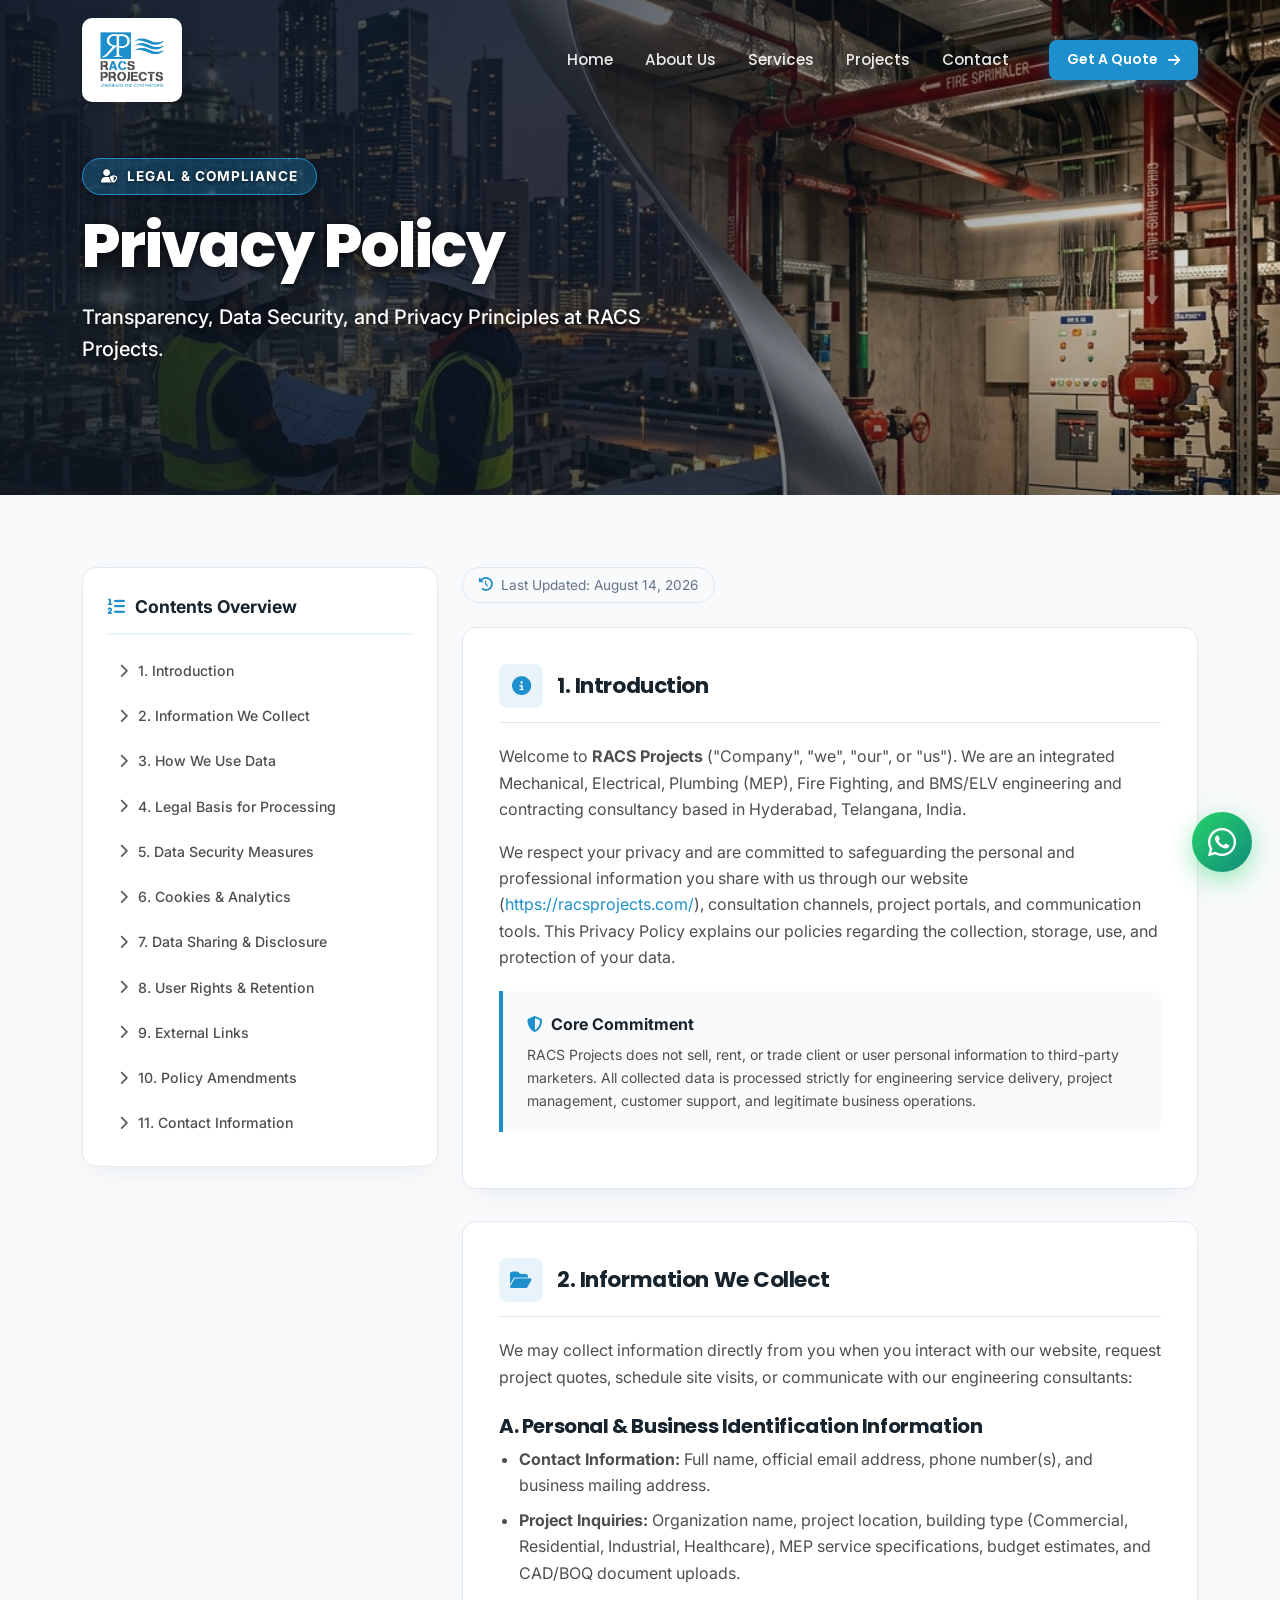
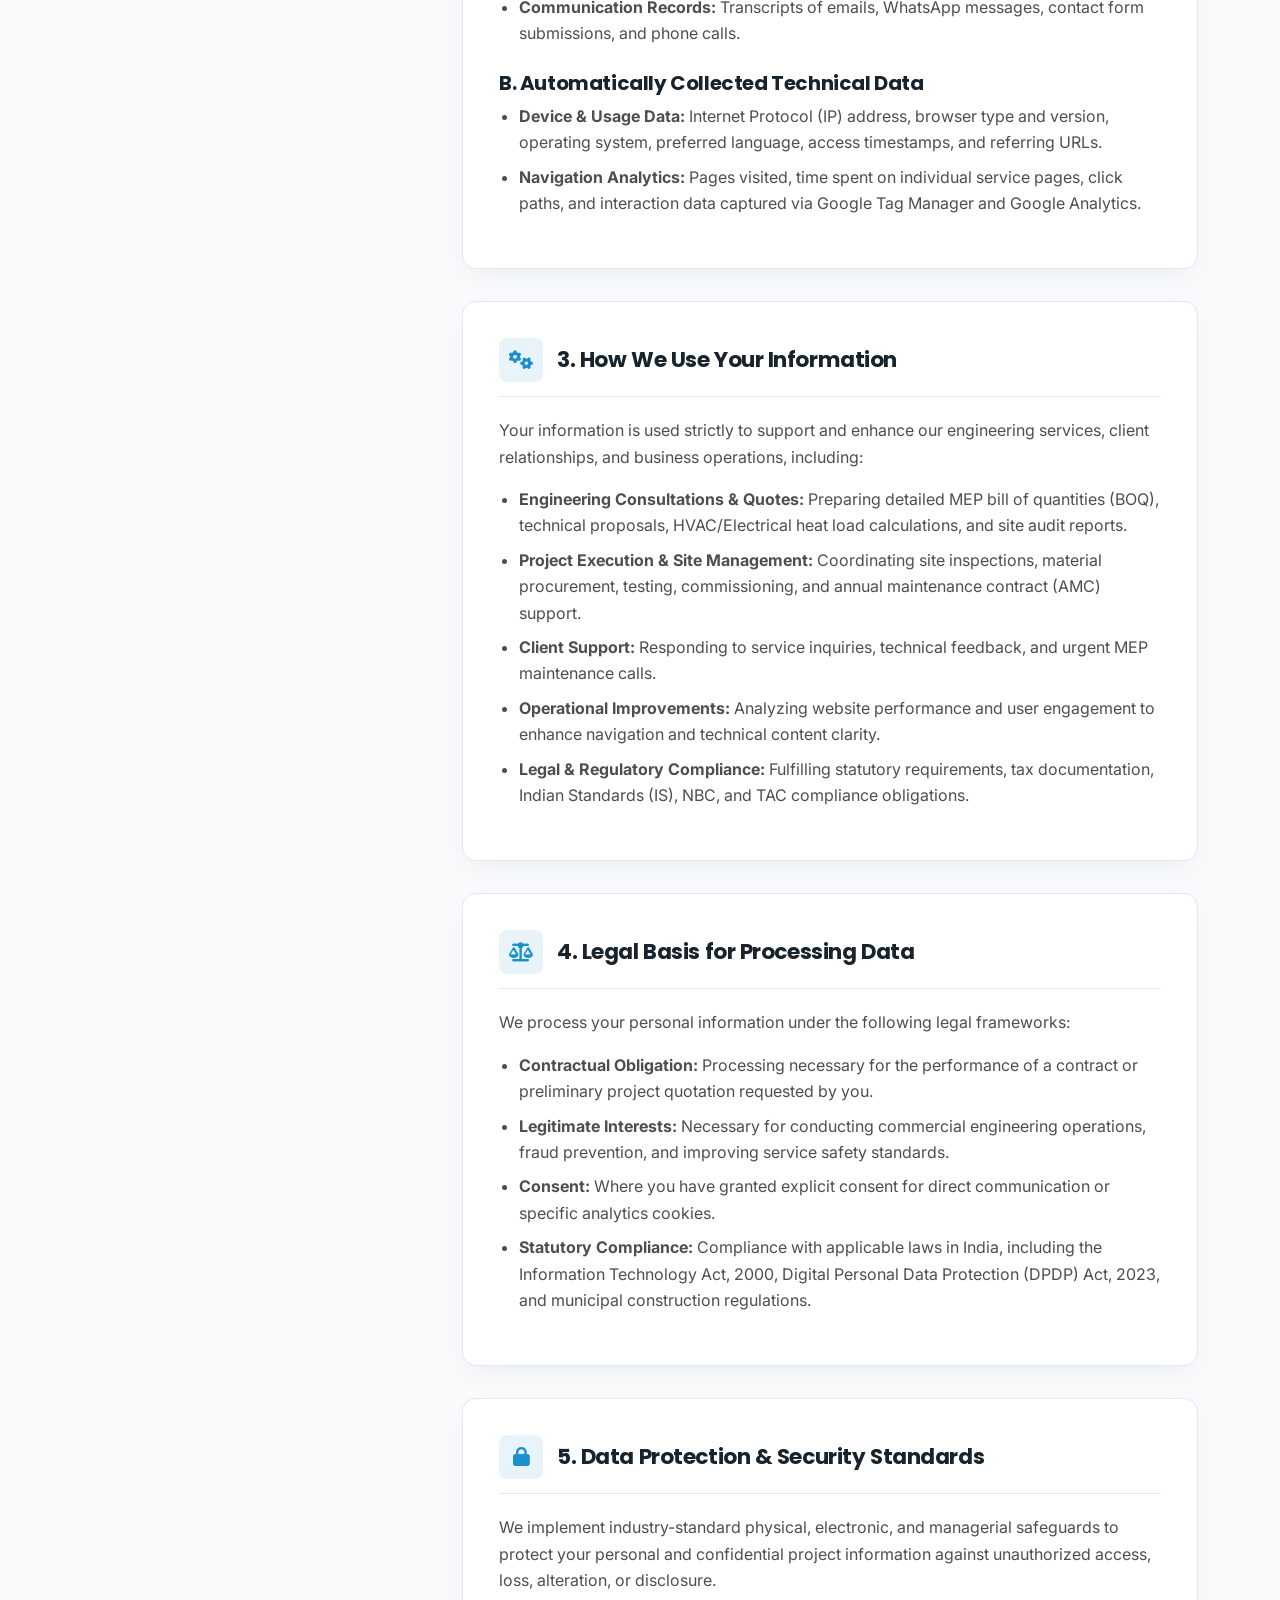
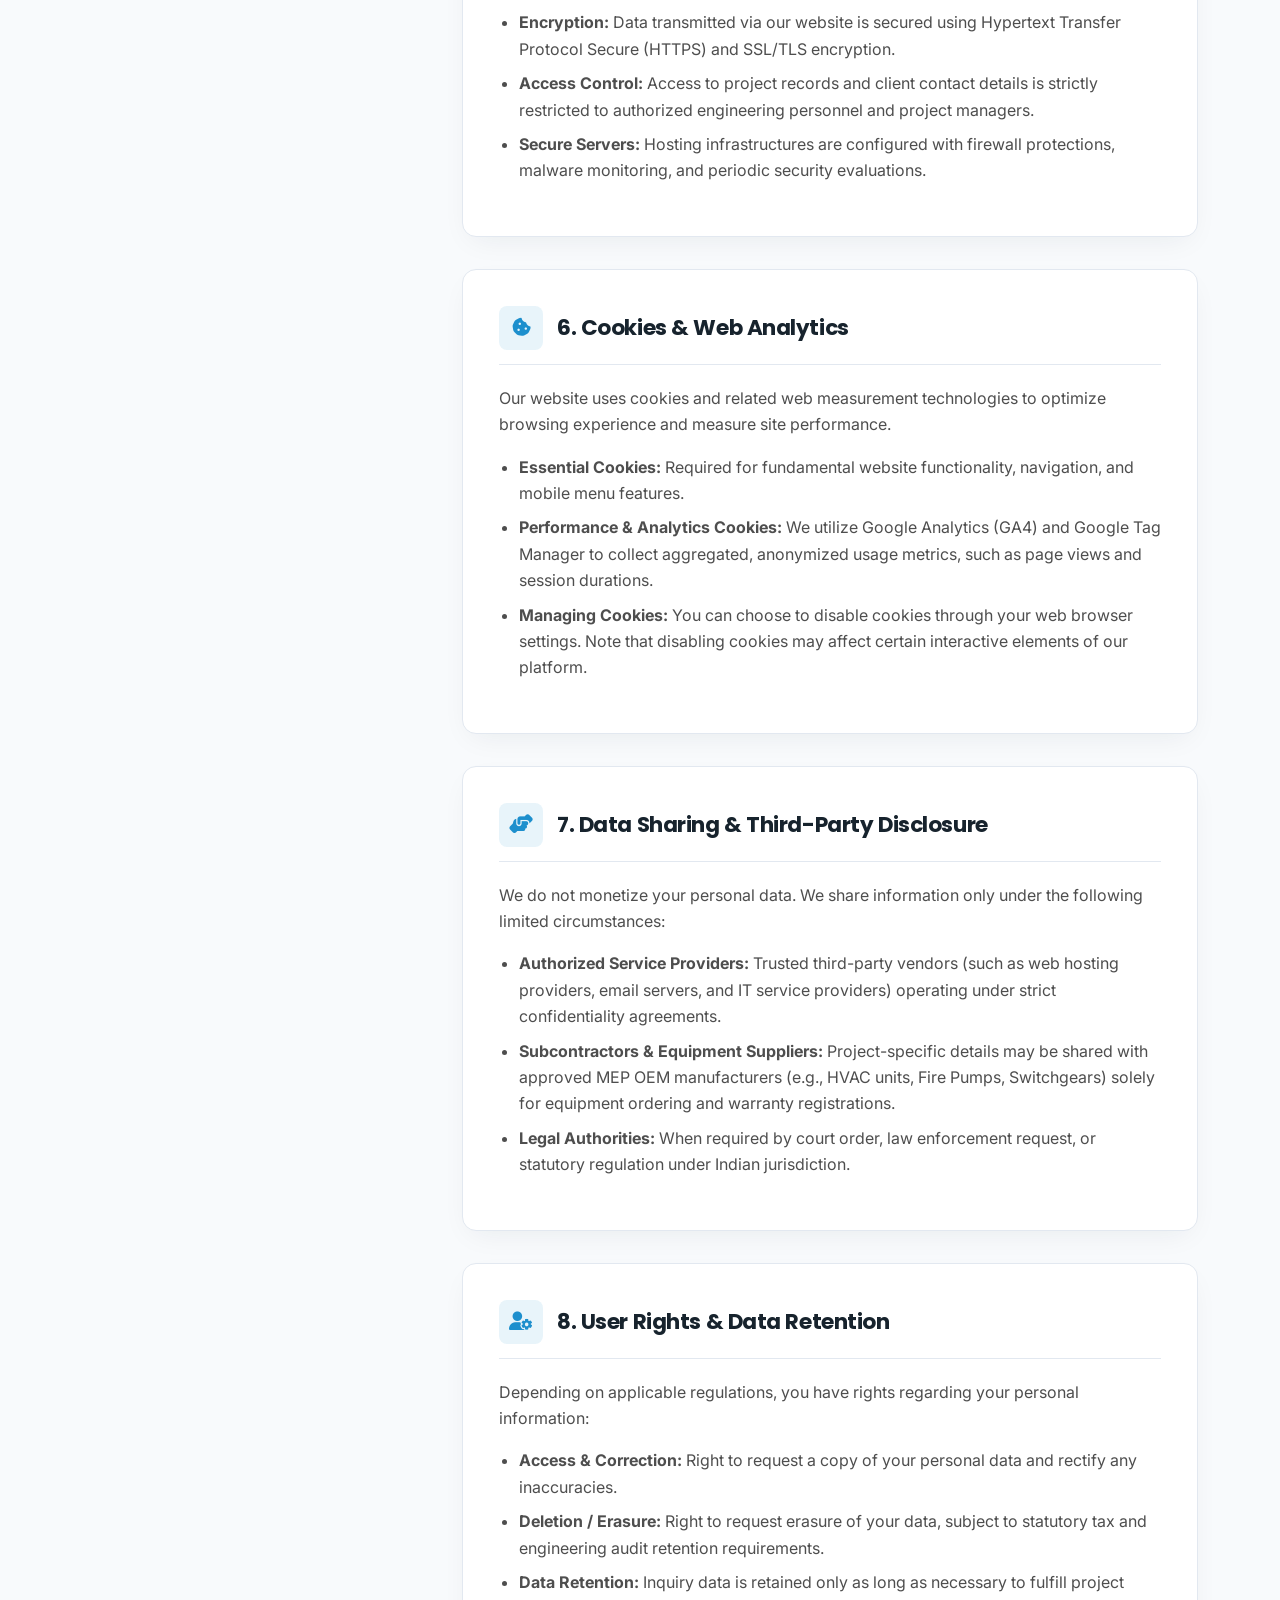
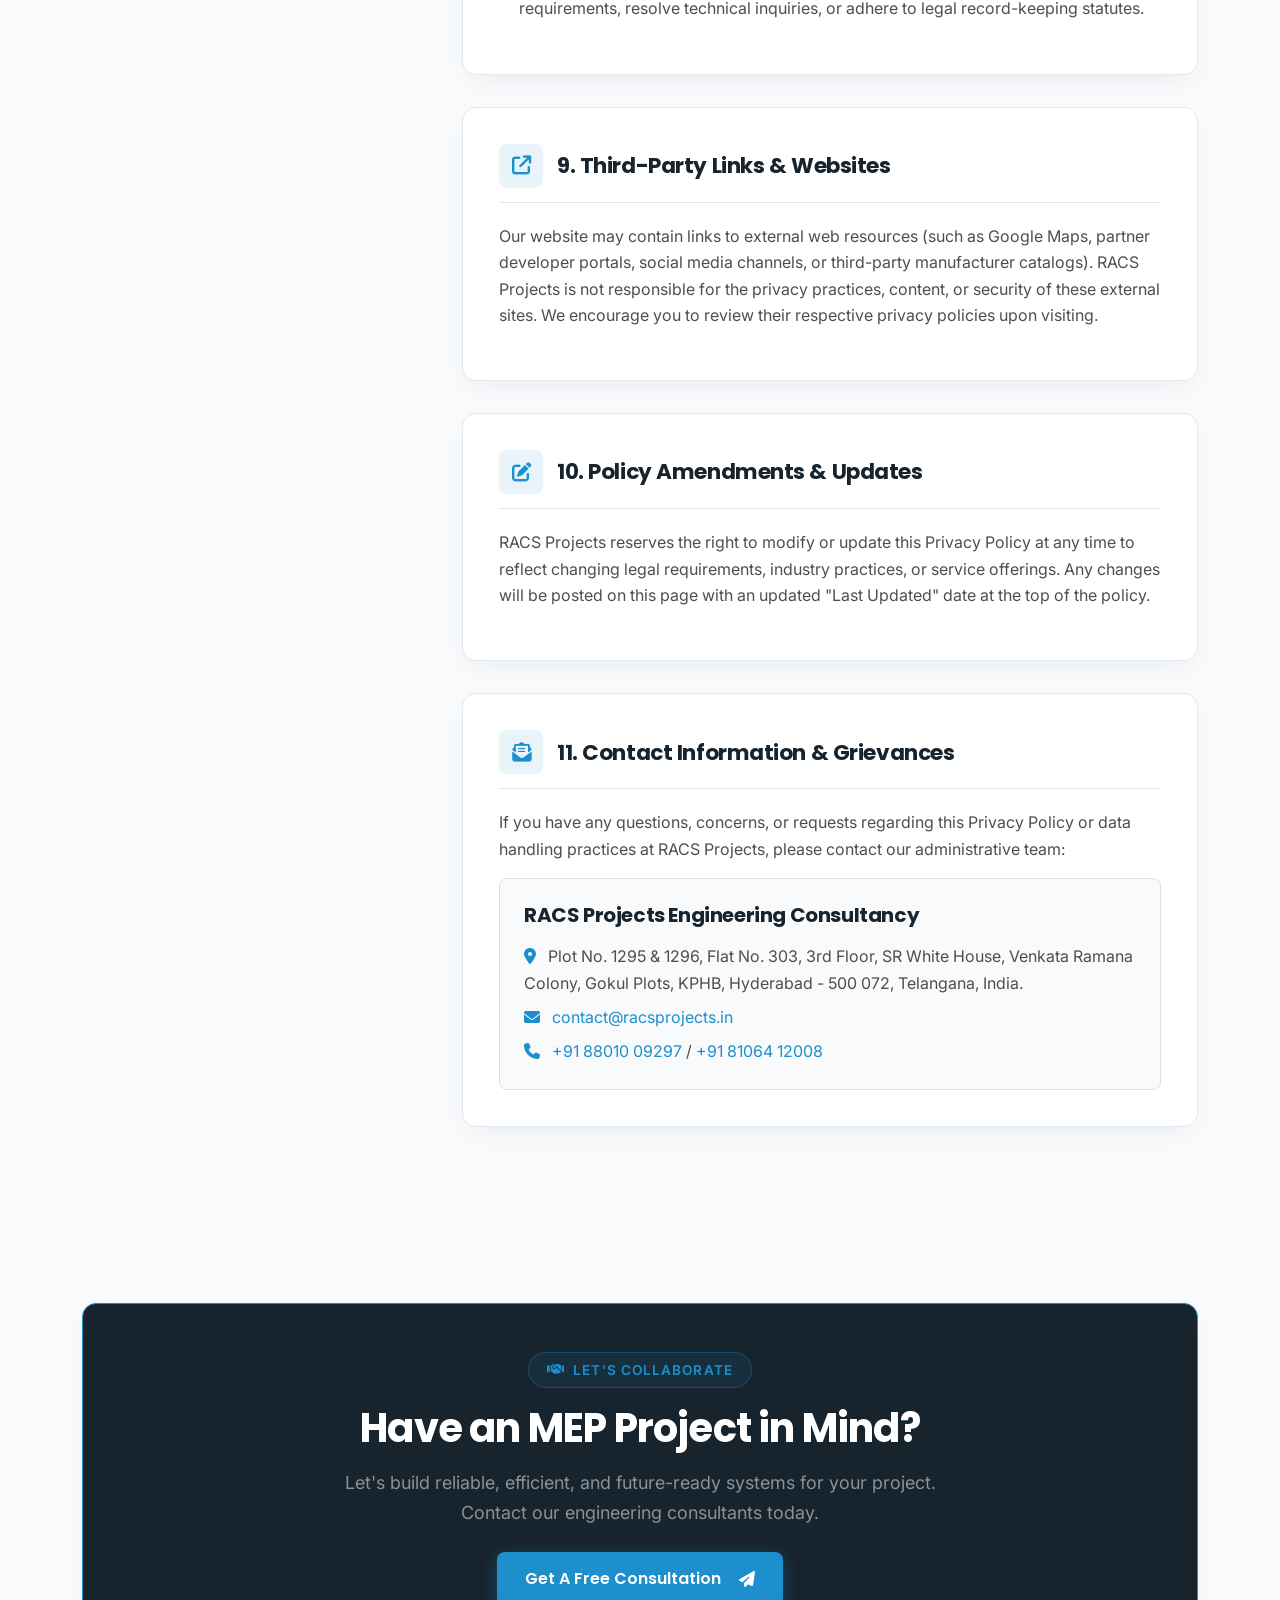
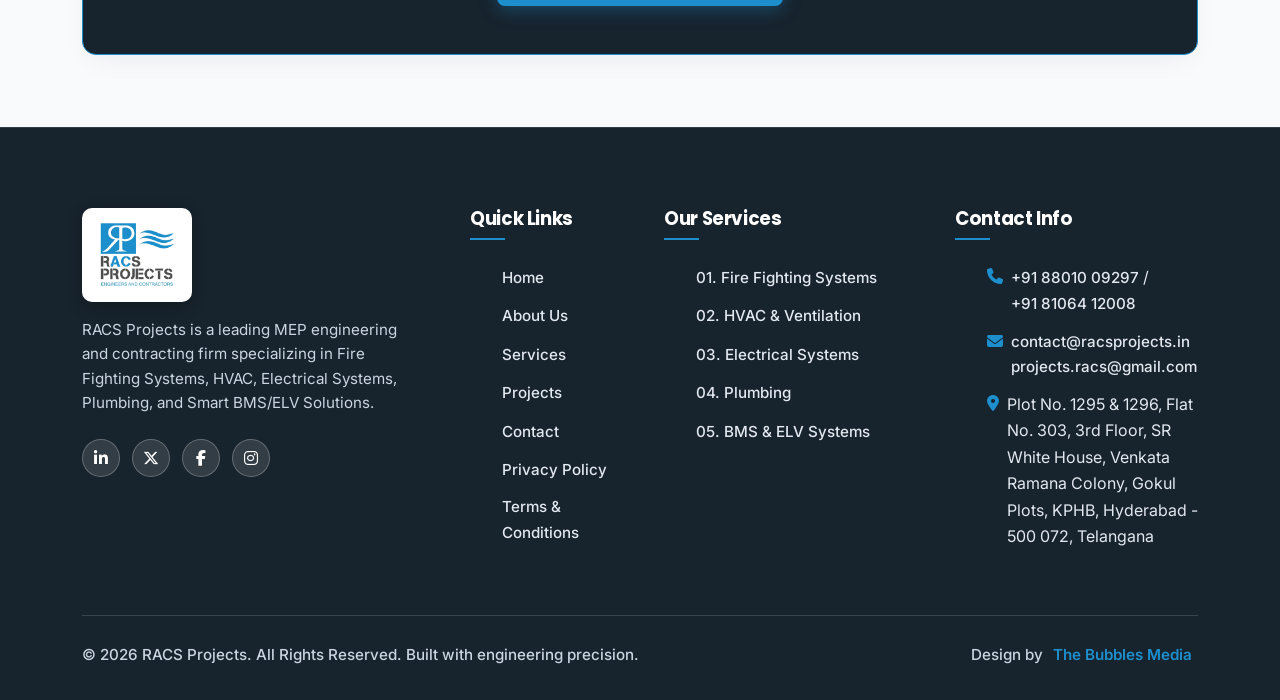
<file: privacy-policy.html>
<!DOCTYPE html>
<html lang="en">

<head>
  <meta charset="UTF-8">
  <meta name="viewport" content="width=device-width, initial-scale=1.0">
  <title>Privacy Policy | RACS Projects - Integrated MEP Engineering Consultants</title>
  <meta name="description"
    content="Privacy Policy for RACS Projects. Learn how we collect, process, protect, and manage personal data, project inquiries, and technical information on our MEP engineering platform.">
  <meta name="keywords"
    content="RACS Projects Privacy Policy, MEP contractor Hyderabad privacy, data protection, MEP engineering consultancy terms">
  <meta name="author" content="RACS Projects">
  <meta name="robots" content="index, follow">
  <link rel="canonical" href="https://racsprojects.com/privacy-policy.html">

  <!-- Favicon & Touch Icon -->
  <link rel="icon" type="image/png" href="assets/images/logo.png">
  <link rel="shortcut icon" type="image/png" href="assets/images/logo.png">
  <link rel="apple-touch-icon" href="assets/images/logo.png">

  <!-- GEO Tagging (Geographic SEO) -->
  <meta name="geo.region" content="IN-TG">
  <meta name="geo.placename" content="Hyderabad">
  <meta name="geo.position" content="17.450408;78.422081">
  <meta name="ICBM" content="17.450408, 78.422081">

  <!-- Open Graph / Social Media Meta -->
  <meta property="og:title" content="Privacy Policy | RACS Projects">
  <meta property="og:description"
    content="Understand how RACS Projects protects your data and privacy across our MEP engineering and consulting services.">
  <meta property="og:type" content="website">
  <meta property="og:url" content="https://racsprojects.com/privacy-policy.html">
  <meta property="og:image" content="https://racsprojects.com/assets/images/hero-bg.jpg">

  <!-- Twitter Meta Cards -->
  <meta name="twitter:card" content="summary_large_image">
  <meta name="twitter:title" content="Privacy Policy | RACS Projects">
  <meta name="twitter:description"
    content="Data privacy, security standards, and user rights information for RACS Projects.">
  <meta name="twitter:image" content="https://racsprojects.com/assets/images/hero-bg.jpg">

  <!-- Schema.org JSON-LD Structured Data -->
  <script type="application/ld+json">
  {
    "@context": "https://schema.org",
    "@type": "WebPage",
    "name": "Privacy Policy",
    "url": "https://racsprojects.com/privacy-policy.html",
    "description": "Official Privacy Policy of RACS Projects outlining data collection, security, and privacy practices.",
    "publisher": {
      "@type": "Organization",
      "name": "RACS Projects",
      "url": "https://racsprojects.com/",
      "logo": "https://racsprojects.com/assets/images/logo.png",
      "contactPoint": {
        "@type": "ContactPoint",
        "telephone": "+91-8801009297",
        "contactType": "customer service",
        "email": "contact@racsprojects.in"
      }
    }
  }
  </script>

  <!-- Google Fonts -->
  <link rel="preconnect" href="https://fonts.googleapis.com">
  <link rel="preconnect" href="https://fonts.gstatic.com" crossorigin>
  <link
    href="https://fonts.googleapis.com/css2?family=Inter:wght@300;400;500;600;700&family=Poppins:wght@400;500;600;700;800&display=swap"
    rel="stylesheet">

  <!-- Bootstrap 5 CSS -->
  <link href="https://cdn.jsdelivr.net/npm/bootstrap@5.3.3/dist/css/bootstrap.min.css" rel="stylesheet">

  <!-- Font Awesome Icons -->
  <link rel="stylesheet" href="https://cdnjs.cloudflare.com/ajax/libs/font-awesome/6.5.1/css/all.min.css">

  <!-- Google Tag Manager -->
  <script>(function (w, d, s, l, i) {
      w[l] = w[l] || []; w[l].push({
        'gtm.start':
          new Date().getTime(), event: 'gtm.js'
      }); var f = d.getElementsByTagName(s)[0],
        j = d.createElement(s), dl = l != 'dataLayer' ? '&l=' + l : ''; j.async = true; j.src =
          'https://www.googletagmanager.com/gtm.js?id=' + i + dl; f.parentNode.insertBefore(j, f);
    })(window, document, 'script', 'dataLayer', 'GTM-TD3SQTVT');</script>
  <!-- End Google Tag Manager -->

  <!-- Google tag (gtag.js) -->
  <script async src="https://www.googletagmanager.com/gtag/js?id=G-G542EDHJNM"></script>
  <script>
    window.dataLayer = window.dataLayer || [];
    function gtag() { dataLayer.push(arguments); }
    gtag('js', new Date());
    gtag('config', 'G-G542EDHJNM');
  </script>
  <script async src="https://www.googletagmanager.com/gtag/js?id=AW-11412148399"></script>
  <script>
    window.dataLayer = window.dataLayer || [];
    function gtag() { dataLayer.push(arguments); }
    gtag('js', new Date());
    gtag('config', 'AW-11412148399');
  </script>

  <!-- Custom Stylesheet -->
  <link rel="stylesheet" href="css/style.css">
</head>

<body>
  <!-- Google Tag Manager (noscript) -->
  <noscript><iframe src="https://www.googletagmanager.com/ns.html?id=GTM-TD3SQTVT" height="0" width="0"
      style="display:none;visibility:hidden"></iframe></noscript>
  <!-- End Google Tag Manager (noscript) -->

  <!-- ==========================================
       NAVIGATION BAR
       ========================================== -->
  <nav class="navbar navbar-expand-lg navbar-racs">
    <div class="container">
      <a class="navbar-brand navbar-brand-racs" href="index.html">
        <img src="assets/images/logo.png" alt="RACS Projects Logo" class="brand-logo-img">
      </a>
      <button class="navbar-toggler navbar-toggler-racs" type="button" data-bs-toggle="collapse"
        data-bs-target="#navbarContent" aria-controls="navbarContent" aria-expanded="false"
        aria-label="Toggle navigation">
        <i class="fa-solid fa-bars"></i>
      </button>

      <div class="collapse navbar-collapse" id="navbarContent">
        <ul class="navbar-nav ms-auto mb-2 mb-lg-0 me-lg-4">
          <li class="nav-item">
            <a class="nav-link nav-link-racs" href="index.html">Home</a>
          </li>
          <li class="nav-item">
            <a class="nav-link nav-link-racs" href="about.html">About Us</a>
          </li>
          <li class="nav-item">
            <a class="nav-link nav-link-racs" href="services.html">Services</a>
          </li>
          <li class="nav-item">
            <a class="nav-link nav-link-racs" href="projects.html">Projects</a>
          </li>
          <li class="nav-item">
            <a class="nav-link nav-link-racs" href="contact.html">Contact</a>
          </li>
        </ul>
        <a href="contact.html" class="btn-racs btn-racs-primary btn-sm-custom">
          Get a Quote <i class="fa-solid fa-arrow-right"></i>
        </a>
      </div>
    </div>
  </nav>

  <!-- ==========================================
       HERO SECTION
       ========================================== -->
  <section class="hero-racs" style="background-image: url('assets/images/hero-bg.jpg'); min-height: 55vh;">
    <div class="hero-overlay"></div>
    <div class="container hero-content">
      <div class="row align-items-center">
        <div class="col-lg-8 reveal-on-scroll">
          <div class="section-tag">
            <i class="fa-solid fa-user-shield"></i> Legal &amp; Compliance
          </div>
          <h1 class="hero-title">Privacy Policy</h1>
          <p class="hero-subtitle">
            Transparency, Data Security, and Privacy Principles at RACS Projects.
          </p>
        </div>
      </div>
    </div>
  </section>

  <!-- ==========================================
       MAIN CONTENT & TABLE OF CONTENTS
       ========================================== -->
  <section class="py-5 bg-surface-slate">
    <div class="container py-4">
      <div class="row g-4">

        <!-- Sidebar Navigation (Table of Contents) -->
        <div class="col-lg-4">
          <div class="legal-toc-card">
            <div class="legal-toc-title">
              <i class="fa-solid fa-list-ol text-accent-cyan"></i> Contents Overview
            </div>
            <ul class="legal-toc-list">
              <li><a href="#intro" class="legal-toc-link"><i class="fa-solid fa-chevron-right fs-7 text-muted"></i> 1. Introduction</a></li>
              <li><a href="#information-collect" class="legal-toc-link"><i class="fa-solid fa-chevron-right fs-7 text-muted"></i> 2. Information We Collect</a></li>
              <li><a href="#use-information" class="legal-toc-link"><i class="fa-solid fa-chevron-right fs-7 text-muted"></i> 3. How We Use Data</a></li>
              <li><a href="#legal-basis" class="legal-toc-link"><i class="fa-solid fa-chevron-right fs-7 text-muted"></i> 4. Legal Basis for Processing</a></li>
              <li><a href="#data-security" class="legal-toc-link"><i class="fa-solid fa-chevron-right fs-7 text-muted"></i> 5. Data Security Measures</a></li>
              <li><a href="#cookies" class="legal-toc-link"><i class="fa-solid fa-chevron-right fs-7 text-muted"></i> 6. Cookies &amp; Analytics</a></li>
              <li><a href="#data-sharing" class="legal-toc-link"><i class="fa-solid fa-chevron-right fs-7 text-muted"></i> 7. Data Sharing &amp; Disclosure</a></li>
              <li><a href="#user-rights" class="legal-toc-link"><i class="fa-solid fa-chevron-right fs-7 text-muted"></i> 8. User Rights &amp; Retention</a></li>
              <li><a href="#third-party-links" class="legal-toc-link"><i class="fa-solid fa-chevron-right fs-7 text-muted"></i> 9. External Links</a></li>
              <li><a href="#updates" class="legal-toc-link"><i class="fa-solid fa-chevron-right fs-7 text-muted"></i> 10. Policy Amendments</a></li>
              <li><a href="#contact-us" class="legal-toc-link"><i class="fa-solid fa-chevron-right fs-7 text-muted"></i> 11. Contact Information</a></li>
            </ul>
          </div>
        </div>

        <!-- Detailed Legal Sections -->
        <div class="col-lg-8">
          
          <div class="legal-meta-badge">
            <i class="fa-solid fa-clock-rotate-left text-accent-cyan"></i> Last Updated: August 14, 2026
          </div>

          <!-- Section 1: Introduction -->
          <div id="intro" class="legal-content-section">
            <div class="legal-section-header">
              <div class="legal-section-icon"><i class="fa-solid fa-circle-info"></i></div>
              <h2 class="legal-section-title">1. Introduction</h2>
            </div>
            <p>
              Welcome to <strong>RACS Projects</strong> ("Company", "we", "our", or "us"). We are an integrated Mechanical, Electrical, Plumbing (MEP), Fire Fighting, and BMS/ELV engineering and contracting consultancy based in Hyderabad, Telangana, India.
            </p>
            <p>
              We respect your privacy and are committed to safeguarding the personal and professional information you share with us through our website (<a href="https://racsprojects.com/">https://racsprojects.com/</a>), consultation channels, project portals, and communication tools. This Privacy Policy explains our policies regarding the collection, storage, use, and protection of your data.
            </p>
            <div class="legal-callout">
              <div class="legal-callout-title"><i class="fa-solid fa-shield-halved text-accent-cyan me-1"></i> Core Commitment</div>
              <p class="mb-0 small text-muted-custom">
                RACS Projects does not sell, rent, or trade client or user personal information to third-party marketers. All collected data is processed strictly for engineering service delivery, project management, customer support, and legitimate business operations.
              </p>
            </div>
          </div>

          <!-- Section 2: Information We Collect -->
          <div id="information-collect" class="legal-content-section">
            <div class="legal-section-header">
              <div class="legal-section-icon"><i class="fa-solid fa-folder-open"></i></div>
              <h2 class="legal-section-title">2. Information We Collect</h2>
            </div>
            <p>We may collect information directly from you when you interact with our website, request project quotes, schedule site visits, or communicate with our engineering consultants:</p>
            
            <h5 class="fw-bold mt-4 mb-2">A. Personal &amp; Business Identification Information</h5>
            <ul class="legal-list">
              <li><strong>Contact Information:</strong> Full name, official email address, phone number(s), and business mailing address.</li>
              <li><strong>Project Inquiries:</strong> Organization name, project location, building type (Commercial, Residential, Industrial, Healthcare), MEP service specifications, budget estimates, and CAD/BOQ document uploads.</li>
              <li><strong>Communication Records:</strong> Transcripts of emails, WhatsApp messages, contact form submissions, and phone calls.</li>
            </ul>

            <h5 class="fw-bold mt-4 mb-2">B. Automatically Collected Technical Data</h5>
            <ul class="legal-list">
              <li><strong>Device &amp; Usage Data:</strong> Internet Protocol (IP) address, browser type and version, operating system, preferred language, access timestamps, and referring URLs.</li>
              <li><strong>Navigation Analytics:</strong> Pages visited, time spent on individual service pages, click paths, and interaction data captured via Google Tag Manager and Google Analytics.</li>
            </ul>
          </div>

          <!-- Section 3: How We Use Data -->
          <div id="use-information" class="legal-content-section">
            <div class="legal-section-header">
              <div class="legal-section-icon"><i class="fa-solid fa-gears"></i></div>
              <h2 class="legal-section-title">3. How We Use Your Information</h2>
            </div>
            <p>Your information is used strictly to support and enhance our engineering services, client relationships, and business operations, including:</p>
            <ul class="legal-list">
              <li><strong>Engineering Consultations &amp; Quotes:</strong> Preparing detailed MEP bill of quantities (BOQ), technical proposals, HVAC/Electrical heat load calculations, and site audit reports.</li>
              <li><strong>Project Execution &amp; Site Management:</strong> Coordinating site inspections, material procurement, testing, commissioning, and annual maintenance contract (AMC) support.</li>
              <li><strong>Client Support:</strong> Responding to service inquiries, technical feedback, and urgent MEP maintenance calls.</li>
              <li><strong>Operational Improvements:</strong> Analyzing website performance and user engagement to enhance navigation and technical content clarity.</li>
              <li><strong>Legal &amp; Regulatory Compliance:</strong> Fulfilling statutory requirements, tax documentation, Indian Standards (IS), NBC, and TAC compliance obligations.</li>
            </ul>
          </div>

          <!-- Section 4: Legal Basis -->
          <div id="legal-basis" class="legal-content-section">
            <div class="legal-section-header">
              <div class="legal-section-icon"><i class="fa-solid fa-scale-balanced"></i></div>
              <h2 class="legal-section-title">4. Legal Basis for Processing Data</h2>
            </div>
            <p>We process your personal information under the following legal frameworks:</p>
            <ul class="legal-list">
              <li><strong>Contractual Obligation:</strong> Processing necessary for the performance of a contract or preliminary project quotation requested by you.</li>
              <li><strong>Legitimate Interests:</strong> Necessary for conducting commercial engineering operations, fraud prevention, and improving service safety standards.</li>
              <li><strong>Consent:</strong> Where you have granted explicit consent for direct communication or specific analytics cookies.</li>
              <li><strong>Statutory Compliance:</strong> Compliance with applicable laws in India, including the Information Technology Act, 2000, Digital Personal Data Protection (DPDP) Act, 2023, and municipal construction regulations.</li>
            </ul>
          </div>

          <!-- Section 5: Data Security -->
          <div id="data-security" class="legal-content-section">
            <div class="legal-section-header">
              <div class="legal-section-icon"><i class="fa-solid fa-lock"></i></div>
              <h2 class="legal-section-title">5. Data Protection &amp; Security Standards</h2>
            </div>
            <p>
              We implement industry-standard physical, electronic, and managerial safeguards to protect your personal and confidential project information against unauthorized access, loss, alteration, or disclosure.
            </p>
            <ul class="legal-list">
              <li><strong>Encryption:</strong> Data transmitted via our website is secured using Hypertext Transfer Protocol Secure (HTTPS) and SSL/TLS encryption.</li>
              <li><strong>Access Control:</strong> Access to project records and client contact details is strictly restricted to authorized engineering personnel and project managers.</li>
              <li><strong>Secure Servers:</strong> Hosting infrastructures are configured with firewall protections, malware monitoring, and periodic security evaluations.</li>
            </ul>
          </div>

          <!-- Section 6: Cookies & Analytics -->
          <div id="cookies" class="legal-content-section">
            <div class="legal-section-header">
              <div class="legal-section-icon"><i class="fa-solid fa-cookie-bite"></i></div>
              <h2 class="legal-section-title">6. Cookies &amp; Web Analytics</h2>
            </div>
            <p>
              Our website uses cookies and related web measurement technologies to optimize browsing experience and measure site performance.
            </p>
            <ul class="legal-list">
              <li><strong>Essential Cookies:</strong> Required for fundamental website functionality, navigation, and mobile menu features.</li>
              <li><strong>Performance &amp; Analytics Cookies:</strong> We utilize Google Analytics (GA4) and Google Tag Manager to collect aggregated, anonymized usage metrics, such as page views and session durations.</li>
              <li><strong>Managing Cookies:</strong> You can choose to disable cookies through your web browser settings. Note that disabling cookies may affect certain interactive elements of our platform.</li>
            </ul>
          </div>

          <!-- Section 7: Data Sharing -->
          <div id="data-sharing" class="legal-content-section">
            <div class="legal-section-header">
              <div class="legal-section-icon"><i class="fa-solid fa-handshake-angle"></i></div>
              <h2 class="legal-section-title">7. Data Sharing &amp; Third-Party Disclosure</h2>
            </div>
            <p>We do not monetize your personal data. We share information only under the following limited circumstances:</p>
            <ul class="legal-list">
              <li><strong>Authorized Service Providers:</strong> Trusted third-party vendors (such as web hosting providers, email servers, and IT service providers) operating under strict confidentiality agreements.</li>
              <li><strong>Subcontractors &amp; Equipment Suppliers:</strong> Project-specific details may be shared with approved MEP OEM manufacturers (e.g., HVAC units, Fire Pumps, Switchgears) solely for equipment ordering and warranty registrations.</li>
              <li><strong>Legal Authorities:</strong> When required by court order, law enforcement request, or statutory regulation under Indian jurisdiction.</li>
            </ul>
          </div>

          <!-- Section 8: User Rights -->
          <div id="user-rights" class="legal-content-section">
            <div class="legal-section-header">
              <div class="legal-section-icon"><i class="fa-solid fa-user-gear"></i></div>
              <h2 class="legal-section-title">8. User Rights &amp; Data Retention</h2>
            </div>
            <p>Depending on applicable regulations, you have rights regarding your personal information:</p>
            <ul class="legal-list">
              <li><strong>Access &amp; Correction:</strong> Right to request a copy of your personal data and rectify any inaccuracies.</li>
              <li><strong>Deletion / Erasure:</strong> Right to request erasure of your data, subject to statutory tax and engineering audit retention requirements.</li>
              <li><strong>Data Retention:</strong> Inquiry data is retained only as long as necessary to fulfill project requirements, resolve technical inquiries, or adhere to legal record-keeping statutes.</li>
            </ul>
          </div>

          <!-- Section 9: External Links -->
          <div id="third-party-links" class="legal-content-section">
            <div class="legal-section-header">
              <div class="legal-section-icon"><i class="fa-solid fa-arrow-up-right-from-square"></i></div>
              <h2 class="legal-section-title">9. Third-Party Links &amp; Websites</h2>
            </div>
            <p>
              Our website may contain links to external web resources (such as Google Maps, partner developer portals, social media channels, or third-party manufacturer catalogs). RACS Projects is not responsible for the privacy practices, content, or security of these external sites. We encourage you to review their respective privacy policies upon visiting.
            </p>
          </div>

          <!-- Section 10: Updates -->
          <div id="updates" class="legal-content-section">
            <div class="legal-section-header">
              <div class="legal-section-icon"><i class="fa-solid fa-pen-to-square"></i></div>
              <h2 class="legal-section-title">10. Policy Amendments &amp; Updates</h2>
            </div>
            <p>
              RACS Projects reserves the right to modify or update this Privacy Policy at any time to reflect changing legal requirements, industry practices, or service offerings. Any changes will be posted on this page with an updated "Last Updated" date at the top of the policy.
            </p>
          </div>

          <!-- Section 11: Contact Info -->
          <div id="contact-us" class="legal-content-section">
            <div class="legal-section-header">
              <div class="legal-section-icon"><i class="fa-solid fa-envelope-open-text"></i></div>
              <h2 class="legal-section-title">11. Contact Information &amp; Grievances</h2>
            </div>
            <p>If you have any questions, concerns, or requests regarding this Privacy Policy or data handling practices at RACS Projects, please contact our administrative team:</p>
            
            <div class="p-4 rounded-3 bg-surface-slate border border-subtle mt-3">
              <h5 class="fw-bold text-bright mb-3">RACS Projects Engineering Consultancy</h5>
              <p class="mb-2"><i class="fa-solid fa-location-dot text-accent-cyan me-2"></i> Plot No. 1295 &amp; 1296, Flat No. 303, 3rd Floor, SR White House, Venkata Ramana Colony, Gokul Plots, KPHB, Hyderabad - 500 072, Telangana, India.</p>
              <p class="mb-2"><i class="fa-solid fa-envelope text-accent-cyan me-2"></i> <a href="mailto:contact@racsprojects.in">contact@racsprojects.in</a></p>
              <p class="mb-0"><i class="fa-solid fa-phone text-accent-cyan me-2"></i> <a href="tel:+918801009297">+91 88010 09297</a> / <a href="tel:+918106412008">+91 81064 12008</a></p>
            </div>
          </div>

        </div>

      </div>
    </div>
  </section>

  <!-- ==========================================
       CALL TO ACTION (CTA)
       ========================================== -->
  <section class="py-5 bg-surface-slate">
    <div class="container py-4">
      <div class="racs-card p-5 text-center position-relative overflow-hidden reveal-on-scroll bg-surface-dark"
        style="border-color: var(--brand-blue);">
        <div class="position-relative z-2">
          <span class="section-tag mb-3"><i class="fa-solid fa-handshake"></i> Let's Collaborate</span>
          <h2 class="display-6 fw-bold mb-3 text-white">Have an MEP Project in Mind?</h2>
          <p class="section-subtitle text-white-50 mx-auto mb-4" style="max-width: 650px;">
            Let's build reliable, efficient, and future-ready systems for your project. Contact our engineering
            consultants today.
          </p>
          <a href="contact.html" class="btn-racs btn-racs-primary fs-6">
            Get a Free Consultation <i class="fa-solid fa-paper-plane ms-2"></i>
          </a>
        </div>
      </div>
    </div>
  </section>

  <!-- ==========================================
       FOOTER
       ========================================== -->
  <footer class="footer-racs">
    <div class="container">
      <div class="row g-5 mb-5">
        <!-- Col 1: Brand Info -->
        <div class="col-lg-4">
          <a class="navbar-brand navbar-brand-racs mb-3" href="index.html">
            <img src="assets/images/logo.png" alt="RACS Projects Logo" class="brand-logo-img">
          </a>
          <p class="text-muted-custom small mb-4">
            RACS Projects is a leading MEP engineering and contracting firm specializing in Fire Fighting Systems, HVAC,
            Electrical Systems, Plumbing, and Smart BMS/ELV Solutions.
          </p>
          <div>
            <a href="#" class="social-icon-btn"><i class="fa-brands fa-linkedin-in"></i></a>
            <a href="#" class="social-icon-btn" aria-label="Twitter"><i class="fa-brands fa-x-twitter"></i></a>
            <a href="#" class="social-icon-btn"><i class="fa-brands fa-facebook-f"></i></a>
            <a href="#" class="social-icon-btn"><i class="fa-brands fa-instagram"></i></a>
          </div>
        </div>

        <!-- Col 2: Quick Links -->
        <div class="col-lg-2 col-md-4 col-6">
          <h5 class="footer-title">Quick Links</h5>
          <ul class="footer-links">
            <li><a href="index.html">Home</a></li>
            <li><a href="about.html">About Us</a></li>
            <li><a href="services.html">Services</a></li>
            <li><a href="projects.html">Projects</a></li>
            <li><a href="contact.html">Contact</a></li>
            <li><a href="privacy-policy.html">Privacy Policy</a></li>
            <li><a href="terms-and-conditions.html">Terms &amp; Conditions</a></li>
          </ul>
        </div>

        <!-- Col 3: Services (STRICT ORDER) -->
        <div class="col-lg-3 col-md-4 col-6">
          <h5 class="footer-title">Our Services</h5>
          <ul class="footer-links">
            <li><a href="services.html#fire-fighting">01. Fire Fighting Systems</a></li>
            <li><a href="services.html#hvac-ventilation">02. HVAC &amp; Ventilation</a></li>
            <li><a href="services.html#electrical-systems">03. Electrical Systems</a></li>
            <li><a href="services.html#plumbing">04. Plumbing</a></li>
            <li><a href="services.html#bms-elv">05. BMS &amp; ELV Systems</a></li>
          </ul>
        </div>

        <!-- Col 4: Contact Info -->
        <div class="col-lg-3 col-md-4">
          <h5 class="footer-title">Contact Info</h5>
          <ul class="footer-links">
            <li class="d-flex gap-2">
              <i class="fa-solid fa-phone text-accent-cyan mt-1"></i>
              <span><a href="tel:+918801009297" class="p-0">+91 88010 09297</a> / <a href="tel:+918106412008"
                  class="p-0">+91 81064 12008</a></span>
            </li>
            <li class="d-flex gap-2">
              <i class="fa-solid fa-envelope text-accent-cyan mt-1"></i>
              <div class="d-flex flex-column">
                <a href="mailto:contact@racsprojects.in" class="p-0">contact@racsprojects.in</a>
                <a href="mailto:projects.racs@gmail.com" class="p-0">projects.racs@gmail.com</a>
              </div>
            </li>
            <li class="d-flex gap-2">
              <i class="fa-solid fa-location-dot text-accent-cyan mt-1"></i>
              <span>Plot No. 1295 &amp; 1296, Flat No. 303, 3rd Floor, SR White House, Venkata Ramana Colony, Gokul
                Plots, KPHB, Hyderabad - 500 072, Telangana</span>
            </li>
          </ul>
        </div>
      </div>

      <div
        class="footer-bottom d-flex flex-column flex-md-row align-items-center justify-content-between gap-2 text-center text-md-start">
        <p class="mb-0">© 2026 RACS Projects. All Rights Reserved. Built with engineering precision.</p>
        <p class="mb-0">Design by <a href="https://thebubblesmedia.com/" target="_blank" rel="noopener noreferrer"
            class="bubbles-media-link">The Bubbles Media</a></p>
      </div>
    </div>
  </footer>

  <!-- Bootstrap 5 JS Bundle -->
  <script src="https://cdn.jsdelivr.net/npm/bootstrap@5.3.3/dist/js/bootstrap.bundle.min.js"></script>

  <!-- Floating WhatsApp Action Button (+91 88010 09297) -->
  <a href="https://wa.me/918801009297?text=Hello%20RACS%20Projects,%20I%20would%20like%20to%20enquire%20about%20your%20MEP%20services."
    class="whatsapp-float-btn" target="_blank" rel="noopener noreferrer"
    aria-label="Chat on WhatsApp with RACS Projects">
    <i class="fa-brands fa-whatsapp"></i>
    <span class="whatsapp-tooltip">Chat on WhatsApp</span>
  </a>

  <!-- Custom JS -->
  <script src="js/script.js"></script>
</body>

</html>
</file>
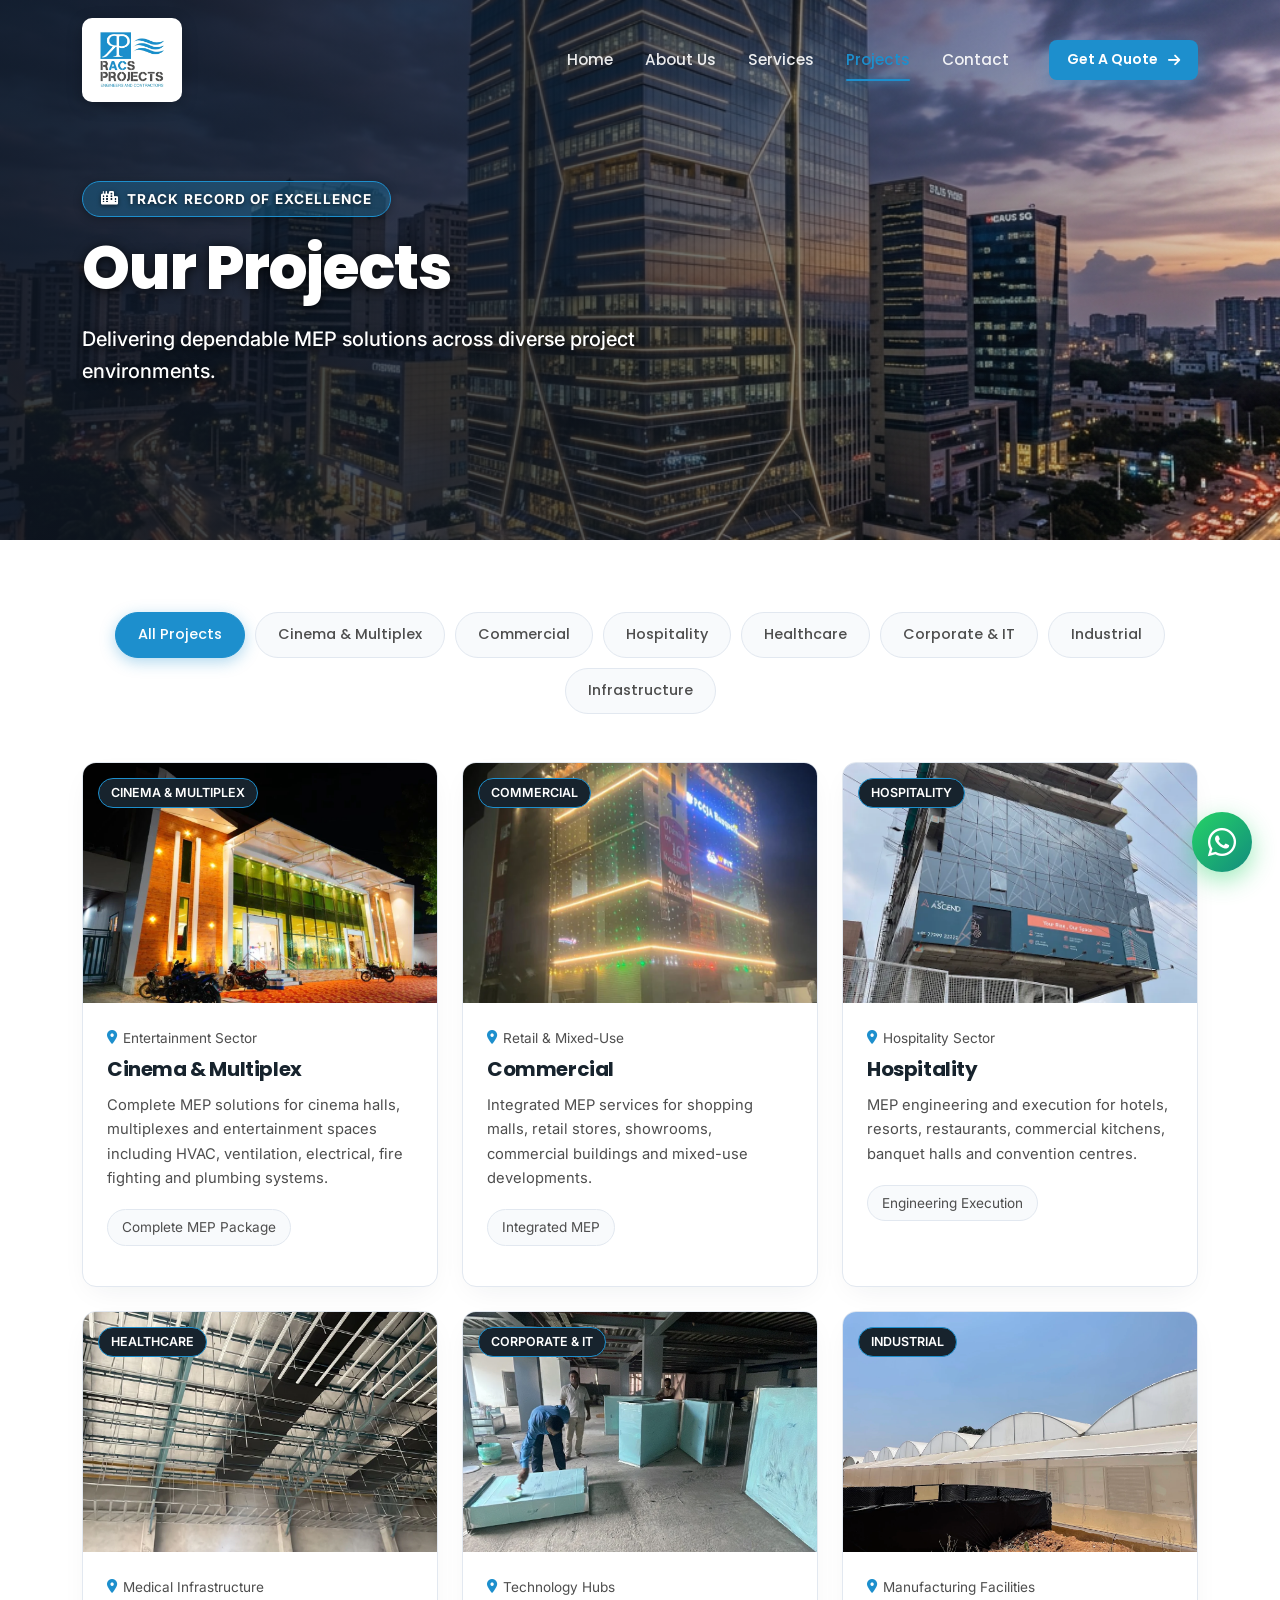
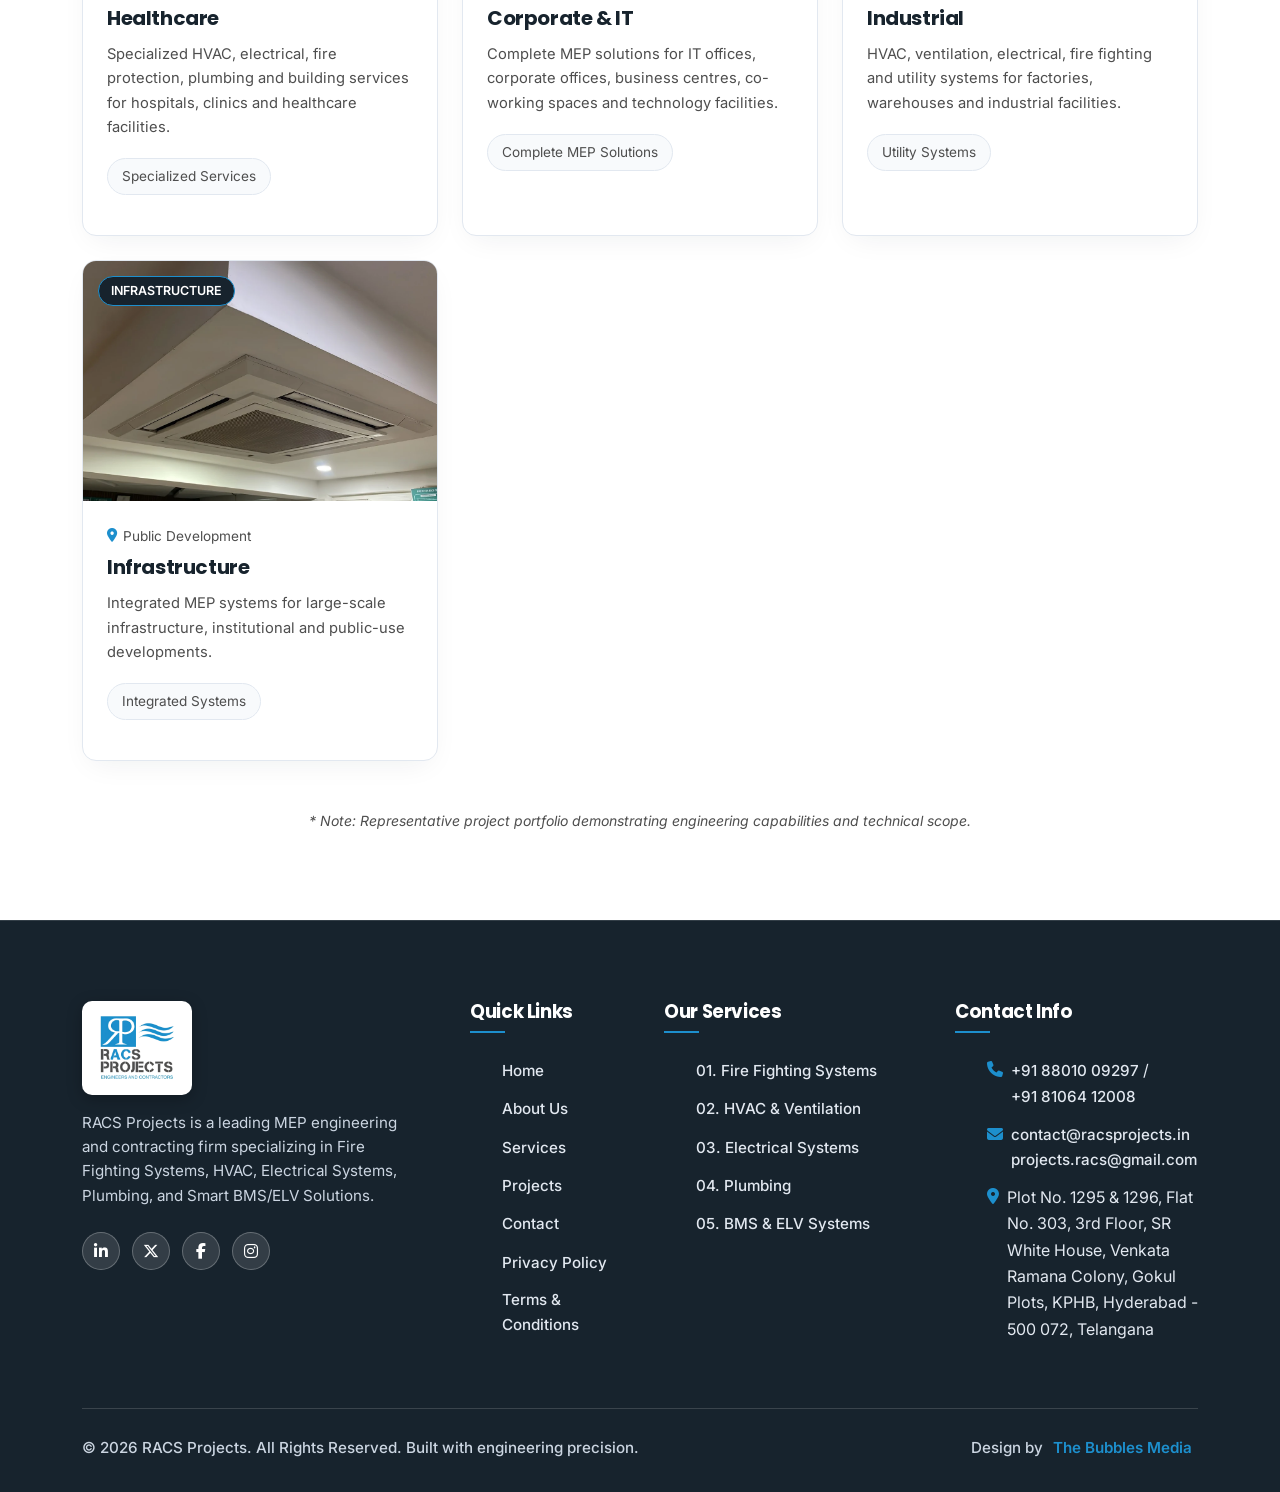
<file: projects.html>
<!DOCTYPE html>
<html lang="en">
<head>
  <meta charset="UTF-8">
  <meta name="viewport" content="width=device-width, initial-scale=1.0">
  <title>Our Projects | RACS Projects - MEP Portfolio & Case Studies</title>
  <meta name="description" content="Explore RACS Projects portfolio of completed MEP engineering and contracting projects across commercial, residential, industrial, healthcare, and infrastructure sectors in India.">
  <meta name="keywords" content="MEP projects portfolio, engineering showcase, commercial MEP, residential towers, industrial MEP, Hyderabad, RACS Projects">
  <meta name="author" content="RACS Projects">
  <meta name="robots" content="index, follow">
  <link rel="canonical" href="https://racsprojects.com/projects.html">

  <!-- Favicon & Touch Icon -->
  <link rel="icon" type="image/png" href="assets/images/logo.png">
  <link rel="shortcut icon" type="image/png" href="assets/images/logo.png">
  <link rel="apple-touch-icon" href="assets/images/logo.png">

  <!-- GEO Tagging (Geographic SEO) -->
  <meta name="geo.region" content="IN-TG">
  <meta name="geo.placename" content="Hyderabad">
  <meta name="geo.position" content="17.450408;78.422081">
  <meta name="ICBM" content="17.450408, 78.422081">

  <!-- Open Graph Meta -->
  <meta property="og:title" content="Our Projects | RACS Projects - MEP Portfolio">
  <meta property="og:description" content="Delivering dependable MEP solutions across diverse project environments.">
  <meta property="og:type" content="website">
  <meta property="og:url" content="https://racsprojects.com/projects.html">
  <meta property="og:image" content="https://racsprojects.com/assets/images/projects-hero.jpg">

  <!-- Twitter Meta Cards -->
  <meta name="twitter:card" content="summary_large_image">
  <meta name="twitter:title" content="Our Projects | RACS Projects">
  <meta name="twitter:description" content="Explore RACS Projects portfolio of commercial, residential, healthcare, and industrial MEP installations.">
  <meta name="twitter:image" content="https://racsprojects.com/assets/images/projects-hero.jpg">

  <!-- Schema.org JSON-LD Structured Data (SEO / AEO / LLM) -->
  <script type="application/ld+json">
  {
    "@context": "https://schema.org",
    "@type": "CollectionPage",
    "name": "RACS Projects Portfolio",
    "url": "https://racsprojects.com/projects.html",
    "description": "Featured MEP engineering and contracting projects by RACS Projects across India.",
    "publisher": {
      "@type": "Organization",
      "name": "RACS Projects",
      "url": "https://racsprojects.com/"
    }
  }
  </script>

  <!-- Google Fonts -->
  <link rel="preconnect" href="https://fonts.googleapis.com">
  <link rel="preconnect" href="https://fonts.gstatic.com" crossorigin>
  <link href="https://fonts.googleapis.com/css2?family=Inter:wght@300;400;500;600;700&family=Poppins:wght@400;500;600;700;800&display=swap" rel="stylesheet">

  <!-- Bootstrap 5 CSS -->
  <link href="https://cdn.jsdelivr.net/npm/bootstrap@5.3.3/dist/css/bootstrap.min.css" rel="stylesheet">
  
  <!-- Font Awesome Icons -->
  <link rel="stylesheet" href="https://cdnjs.cloudflare.com/ajax/libs/font-awesome/6.5.1/css/all.min.css">

  <!-- Google Tag Manager -->
  <script>(function(w,d,s,l,i){w[l]=w[l]||[];w[l].push({'gtm.start':
  new Date().getTime(),event:'gtm.js'});var f=d.getElementsByTagName(s)[0],
  j=d.createElement(s),dl=l!='dataLayer'?'&l='+l:'';j.async=true;j.src=
  'https://www.googletagmanager.com/gtm.js?id='+i+dl;f.parentNode.insertBefore(j,f);
  })(window,document,'script','dataLayer','GTM-TD3SQTVT');</script>
  <!-- End Google Tag Manager -->

  <!-- Google tag (gtag.js) -->
  <script async src="https://www.googletagmanager.com/gtag/js?id=G-G542EDHJNM"></script>
  <script>
    window.dataLayer = window.dataLayer || [];
    function gtag(){dataLayer.push(arguments);}
    gtag('js', new Date());

    gtag('config', 'G-G542EDHJNM');
  </script>

  <!-- Custom Stylesheet -->
  <link rel="stylesheet" href="css/style.css">
</head>
<body>
  <!-- Google Tag Manager (noscript) -->
  <noscript><iframe src="https://www.googletagmanager.com/ns.html?id=GTM-TD3SQTVT"
  height="0" width="0" style="display:none;visibility:hidden"></iframe></noscript>
  <!-- End Google Tag Manager (noscript) -->

  <!-- ==========================================
       NAVIGATION BAR
       ========================================== -->
  <nav class="navbar navbar-expand-lg navbar-racs">
    <div class="container">
      <a class="navbar-brand navbar-brand-racs" href="index.html">
        <img src="assets/images/logo.png" alt="RACS Projects Logo" class="brand-logo-img">
      </a>
      <button class="navbar-toggler navbar-toggler-racs" type="button" data-bs-toggle="collapse" data-bs-target="#navbarContent" aria-controls="navbarContent" aria-expanded="false" aria-label="Toggle navigation">
        <i class="fa-solid fa-bars"></i>
      </button>

      <div class="collapse navbar-collapse" id="navbarContent">
        <ul class="navbar-nav ms-auto mb-2 mb-lg-0 me-lg-4">
          <li class="nav-item">
            <a class="nav-link nav-link-racs" href="index.html">Home</a>
          </li>
          <li class="nav-item">
            <a class="nav-link nav-link-racs" href="about.html">About Us</a>
          </li>
          <li class="nav-item">
            <a class="nav-link nav-link-racs" href="services.html">Services</a>
          </li>
          <li class="nav-item">
            <a class="nav-link nav-link-racs active" href="projects.html">Projects</a>
          </li>
          <li class="nav-item">
            <a class="nav-link nav-link-racs" href="contact.html">Contact</a>
          </li>
        </ul>
        <a href="contact.html" class="btn-racs btn-racs-primary btn-sm-custom">
          Get a Quote <i class="fa-solid fa-arrow-right"></i>
        </a>
      </div>
    </div>
  </nav>

  <!-- ==========================================
       PROJECTS HERO
       ========================================== -->
  <section class="hero-racs" style="background-image: url('assets/images/projects-hero.jpg'); min-height: 60vh;">
    <div class="hero-overlay"></div>
    <div class="container hero-content">
      <div class="row align-items-center">
        <div class="col-lg-8 reveal-on-scroll">
          <div class="section-tag">
            <i class="fa-solid fa-city"></i> Track Record of Excellence
          </div>
          <h1 class="hero-title">Our Projects</h1>
          <p class="hero-subtitle">
            Delivering dependable MEP solutions across diverse project environments.
          </p>
        </div>
      </div>
    </div>
  </section>

  <!-- ==========================================
       PROJECTS GRID WITH CATEGORY FILTER
       ========================================== -->
  <section class="py-5">
    <div class="container py-4">
      
      <!-- Category Filter Buttons -->
      <div class="filter-container reveal-on-scroll">
        <button class="filter-btn active" data-filter="all">All Projects</button>
        <button class="filter-btn" data-filter="cinema">Cinema & Multiplex</button>
        <button class="filter-btn" data-filter="commercial">Commercial</button>
        <button class="filter-btn" data-filter="hospitality">Hospitality</button>
        <button class="filter-btn" data-filter="healthcare">Healthcare</button>
        <button class="filter-btn" data-filter="corporate">Corporate & IT</button>
        <button class="filter-btn" data-filter="industrial">Industrial</button>
        <button class="filter-btn" data-filter="infrastructure">Infrastructure</button>
      </div>

      <!-- Project Cards Grid -->
      <div class="row g-4" id="projects-grid">

        <!-- Project 1: Cinema & Multiplex -->
        <div class="col-lg-4 col-md-6 project-item reveal-on-scroll" data-category="cinema">
          <div class="project-card">
            <div class="project-img-box">
              <img src="assets/pojects_pics/Cinema%20%26%20Multiplex1.webp" alt="Cinema & Multiplex">
              <span class="project-category-badge">Cinema & Multiplex</span>
            </div>
            <div class="project-body">
              <div class="project-location">
                <i class="fa-solid fa-location-dot text-accent-cyan"></i> Entertainment Sector
              </div>
              <h3 class="project-title">Cinema & Multiplex</h3>
              <p class="project-desc">
                Complete MEP solutions for cinema halls, multiplexes and entertainment spaces including HVAC, ventilation, electrical, fire fighting and plumbing systems.
              </p>
              <div class="service-pill-list mb-3">
                <span class="service-pill">Complete MEP Package</span>
              </div>
            </div>
          </div>
        </div>

        <!-- Project 2: Commercial -->
        <div class="col-lg-4 col-md-6 project-item reveal-on-scroll" data-category="commercial">
          <div class="project-card">
            <div class="project-img-box">
              <img src="assets/pojects_pics/Commercial1.webp" alt="Commercial">
              <span class="project-category-badge">Commercial</span>
            </div>
            <div class="project-body">
              <div class="project-location">
                <i class="fa-solid fa-location-dot text-accent-cyan"></i> Retail & Mixed-Use
              </div>
              <h3 class="project-title">Commercial</h3>
              <p class="project-desc">
                Integrated MEP services for shopping malls, retail stores, showrooms, commercial buildings and mixed-use developments.
              </p>
              <div class="service-pill-list mb-3">
                <span class="service-pill">Integrated MEP</span>
              </div>
            </div>
          </div>
        </div>

        <!-- Project 3: Hospitality -->
        <div class="col-lg-4 col-md-6 project-item reveal-on-scroll" data-category="hospitality">
          <div class="project-card">
            <div class="project-img-box">
              <img src="assets/pojects_pics/Hospitality1.webp" alt="Hospitality">
              <span class="project-category-badge">Hospitality</span>
            </div>
            <div class="project-body">
              <div class="project-location">
                <i class="fa-solid fa-location-dot text-accent-cyan"></i> Hospitality Sector
              </div>
              <h3 class="project-title">Hospitality</h3>
              <p class="project-desc">
                MEP engineering and execution for hotels, resorts, restaurants, commercial kitchens, banquet halls and convention centres.
              </p>
              <div class="service-pill-list mb-3">
                <span class="service-pill">Engineering Execution</span>
              </div>
            </div>
          </div>
        </div>

        <!-- Project 4: Healthcare -->
        <div class="col-lg-4 col-md-6 project-item reveal-on-scroll" data-category="healthcare">
          <div class="project-card">
            <div class="project-img-box">
              <img src="assets/pojects_pics/Healthcare1.webp" alt="Healthcare">
              <span class="project-category-badge">Healthcare</span>
            </div>
            <div class="project-body">
              <div class="project-location">
                <i class="fa-solid fa-location-dot text-accent-cyan"></i> Medical Infrastructure
              </div>
              <h3 class="project-title">Healthcare</h3>
              <p class="project-desc">
                Specialized HVAC, electrical, fire protection, plumbing and building services for hospitals, clinics and healthcare facilities.
              </p>
              <div class="service-pill-list mb-3">
                <span class="service-pill">Specialized Services</span>
              </div>
            </div>
          </div>
        </div>

        <!-- Project 5: Corporate & IT -->
        <div class="col-lg-4 col-md-6 project-item reveal-on-scroll" data-category="corporate">
          <div class="project-card">
            <div class="project-img-box">
              <img src="assets/pojects_pics/Corporate%20%26%20IT1.webp" alt="Corporate & IT">
              <span class="project-category-badge">Corporate & IT</span>
            </div>
            <div class="project-body">
              <div class="project-location">
                <i class="fa-solid fa-location-dot text-accent-cyan"></i> Technology Hubs
              </div>
              <h3 class="project-title">Corporate & IT</h3>
              <p class="project-desc">
                Complete MEP solutions for IT offices, corporate offices, business centres, co-working spaces and technology facilities.
              </p>
              <div class="service-pill-list mb-3">
                <span class="service-pill">Complete MEP Solutions</span>
              </div>
            </div>
          </div>
        </div>

        <!-- Project 6: Industrial -->
        <div class="col-lg-4 col-md-6 project-item reveal-on-scroll" data-category="industrial">
          <div class="project-card">
            <div class="project-img-box">
              <img src="assets/pojects_pics/Industrial1.webp" alt="Industrial">
              <span class="project-category-badge">Industrial</span>
            </div>
            <div class="project-body">
              <div class="project-location">
                <i class="fa-solid fa-location-dot text-accent-cyan"></i> Manufacturing Facilities
              </div>
              <h3 class="project-title">Industrial</h3>
              <p class="project-desc">
                HVAC, ventilation, electrical, fire fighting and utility systems for factories, warehouses and industrial facilities.
              </p>
              <div class="service-pill-list mb-3">
                <span class="service-pill">Utility Systems</span>
              </div>
            </div>
          </div>
        </div>

        <!-- Project 7: Infrastructure -->
        <div class="col-lg-4 col-md-6 project-item reveal-on-scroll" data-category="infrastructure">
          <div class="project-card">
            <div class="project-img-box">
              <img src="assets/pojects_pics/Infrastructure1.webp" alt="Infrastructure">
              <span class="project-category-badge">Infrastructure</span>
            </div>
            <div class="project-body">
              <div class="project-location">
                <i class="fa-solid fa-location-dot text-accent-cyan"></i> Public Development
              </div>
              <h3 class="project-title">Infrastructure</h3>
              <p class="project-desc">
                Integrated MEP systems for large-scale infrastructure, institutional and public-use developments.
              </p>
              <div class="service-pill-list mb-3">
                <span class="service-pill">Integrated Systems</span>
              </div>
            </div>
          </div>
        </div>

      </div>
      <p class="text-center small text-dim mt-5"><em>* Note: Representative project portfolio demonstrating engineering capabilities and technical scope.</em></p>
    </div>
  </section>

  <!-- ==========================================
       FOOTER
       ========================================== -->
  <footer class="footer-racs">
    <div class="container">
      <div class="row g-5 mb-5">
        <div class="col-lg-4">
          <a class="navbar-brand navbar-brand-racs mb-3" href="index.html">
            <img src="assets/images/logo.png" alt="RACS Projects Logo" class="brand-logo-img">
          </a>
          <p class="text-muted-custom small mb-4">
            RACS Projects is a leading MEP engineering and contracting firm specializing in Fire Fighting Systems, HVAC, Electrical Systems, Plumbing, and Smart BMS/ELV Solutions.
          </p>
          <div>
            <a href="#" class="social-icon-btn"><i class="fa-brands fa-linkedin-in"></i></a>
            <a href="#" class="social-icon-btn" aria-label="Twitter"><i class="fa-brands fa-x-twitter"></i></a>
            <a href="#" class="social-icon-btn"><i class="fa-brands fa-facebook-f"></i></a>
            <a href="#" class="social-icon-btn"><i class="fa-brands fa-instagram"></i></a>
          </div>
        </div>

        <div class="col-lg-2 col-md-4 col-6">
          <h5 class="footer-title">Quick Links</h5>
          <ul class="footer-links">
            <li><a href="index.html">Home</a></li>
            <li><a href="about.html">About Us</a></li>
            <li><a href="services.html">Services</a></li>
            <li><a href="projects.html">Projects</a></li>
            <li><a href="contact.html">Contact</a></li>
            <li><a href="privacy-policy.html">Privacy Policy</a></li>
            <li><a href="terms-and-conditions.html">Terms &amp; Conditions</a></li>
          </ul>
        </div>

        <!-- Services in strict order -->
        <div class="col-lg-3 col-md-4 col-6">
          <h5 class="footer-title">Our Services</h5>
          <ul class="footer-links">
            <li><a href="services.html#fire-fighting">01. Fire Fighting Systems</a></li>
            <li><a href="services.html#hvac-ventilation">02. HVAC & Ventilation</a></li>
            <li><a href="services.html#electrical-systems">03. Electrical Systems</a></li>
            <li><a href="services.html#plumbing">04. Plumbing</a></li>
            <li><a href="services.html#bms-elv">05. BMS & ELV Systems</a></li>
          </ul>
        </div>

        <div class="col-lg-3 col-md-4">
          <h5 class="footer-title">Contact Info</h5>
          <ul class="footer-links">
            <li class="d-flex gap-2">
              <i class="fa-solid fa-phone text-accent-cyan mt-1"></i>
              <span><a href="tel:+918801009297" class="p-0">+91 88010 09297</a> / <a href="tel:+918106412008" class="p-0">+91 81064 12008</a></span>
            </li>
            <li class="d-flex gap-2">
              <i class="fa-solid fa-envelope text-accent-cyan mt-1"></i>
              <div class="d-flex flex-column">
                <a href="mailto:contact@racsprojects.in" class="p-0">contact@racsprojects.in</a>
                <a href="mailto:projects.racs@gmail.com" class="p-0">projects.racs@gmail.com</a>
              </div>
            </li>
            <li class="d-flex gap-2">
              <i class="fa-solid fa-location-dot text-accent-cyan mt-1"></i>
              <span>Plot No. 1295 &amp; 1296, Flat No. 303, 3rd Floor, SR White House, Venkata Ramana Colony, Gokul Plots, KPHB, Hyderabad - 500 072, Telangana</span>
            </li>
          </ul>
        </div>
      </div>

      <div class="footer-bottom d-flex flex-column flex-md-row align-items-center justify-content-between gap-2 text-center text-md-start">
        <p class="mb-0">© 2026 RACS Projects. All Rights Reserved. Built with engineering precision.</p>
        <p class="mb-0">Design by <a href="https://thebubblesmedia.com/" target="_blank" rel="noopener noreferrer" class="bubbles-media-link">The Bubbles Media</a></p>
      </div>
    </div>
  </footer>

  <!-- Bootstrap 5 JS Bundle -->
  <script src="https://cdn.jsdelivr.net/npm/bootstrap@5.3.3/dist/js/bootstrap.bundle.min.js"></script>
  
  <!-- Floating WhatsApp Action Button (+91 88010 09297) -->
  <a href="https://wa.me/918801009297?text=Hello%20RACS%20Projects,%20I%20would%20like%20to%20enquire%20about%20your%20MEP%20services." 
     class="whatsapp-float-btn" 
     target="_blank" 
     rel="noopener noreferrer" 
     aria-label="Chat on WhatsApp with RACS Projects">
    <i class="fa-brands fa-whatsapp"></i>
    <span class="whatsapp-tooltip">Chat on WhatsApp</span>
  </a>

  <!-- Custom JS -->
  <script src="js/script.js"></script>
</body>
</html>
</file>
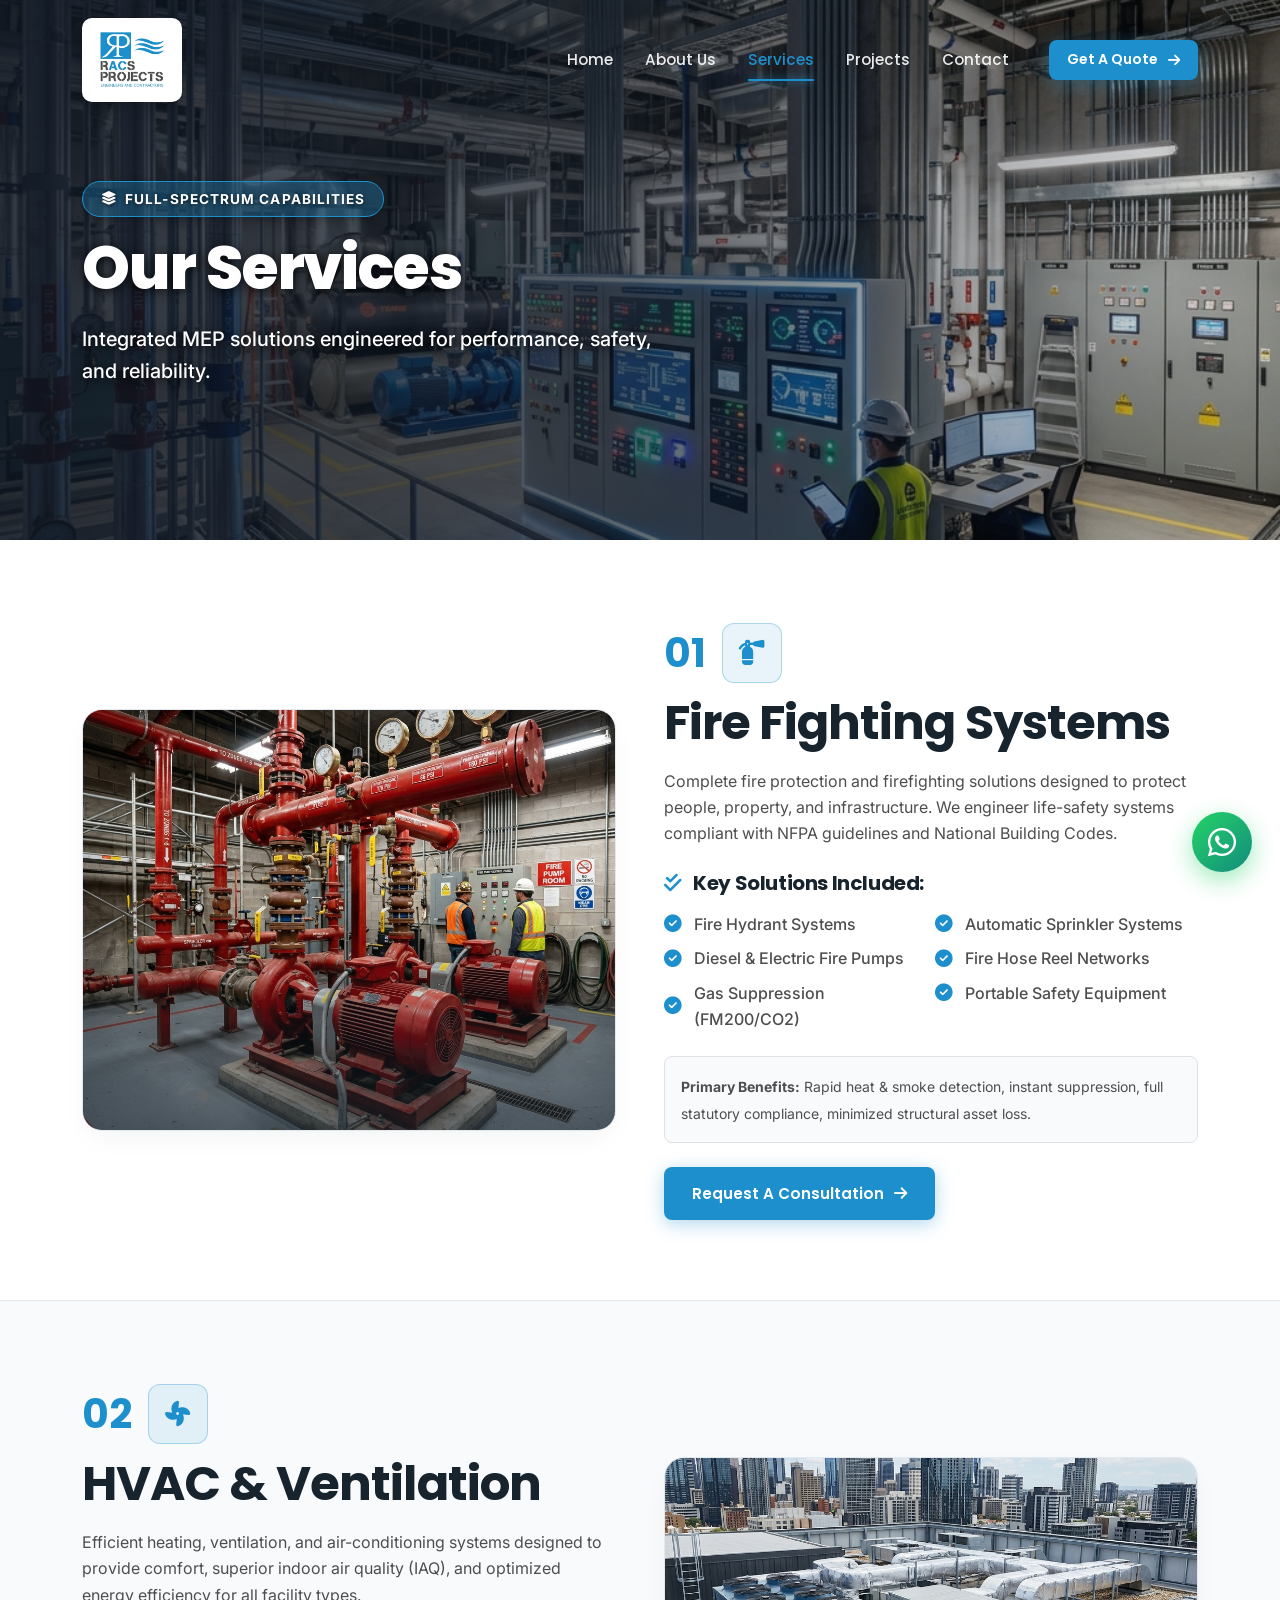
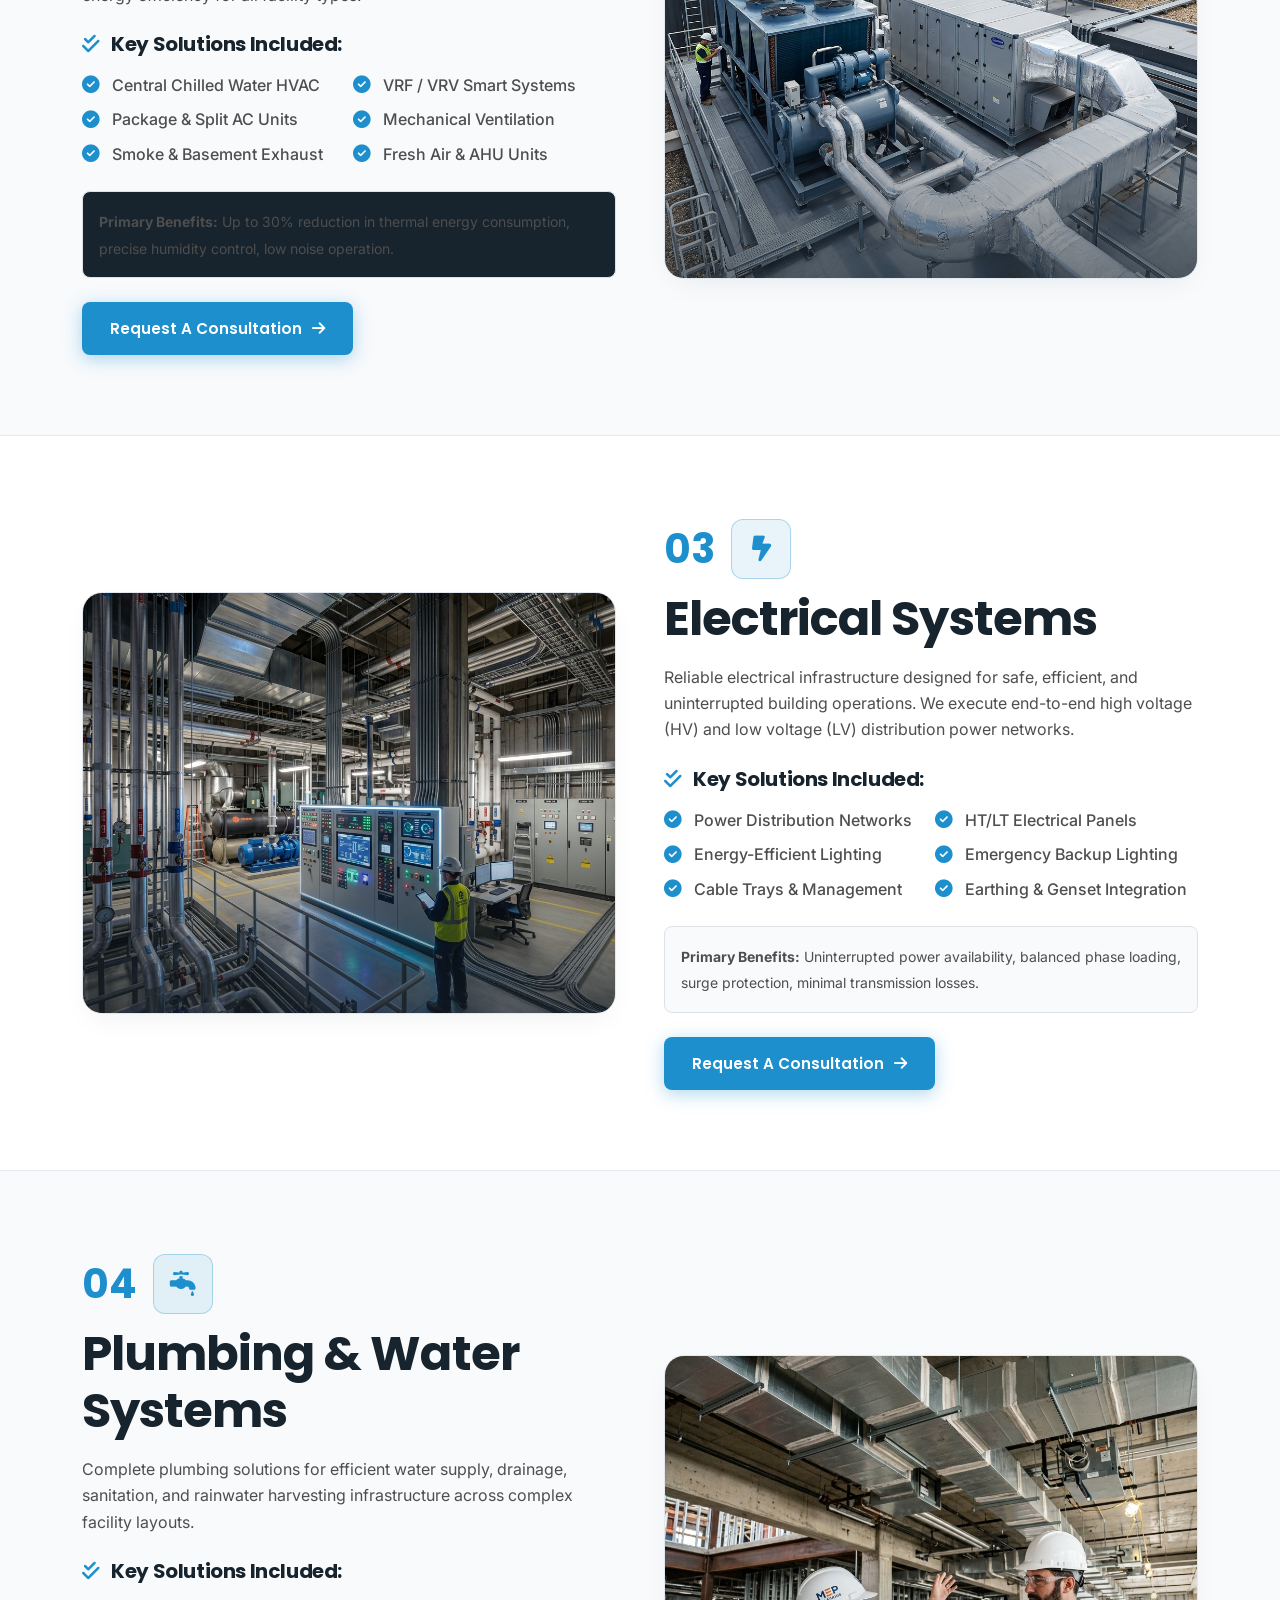
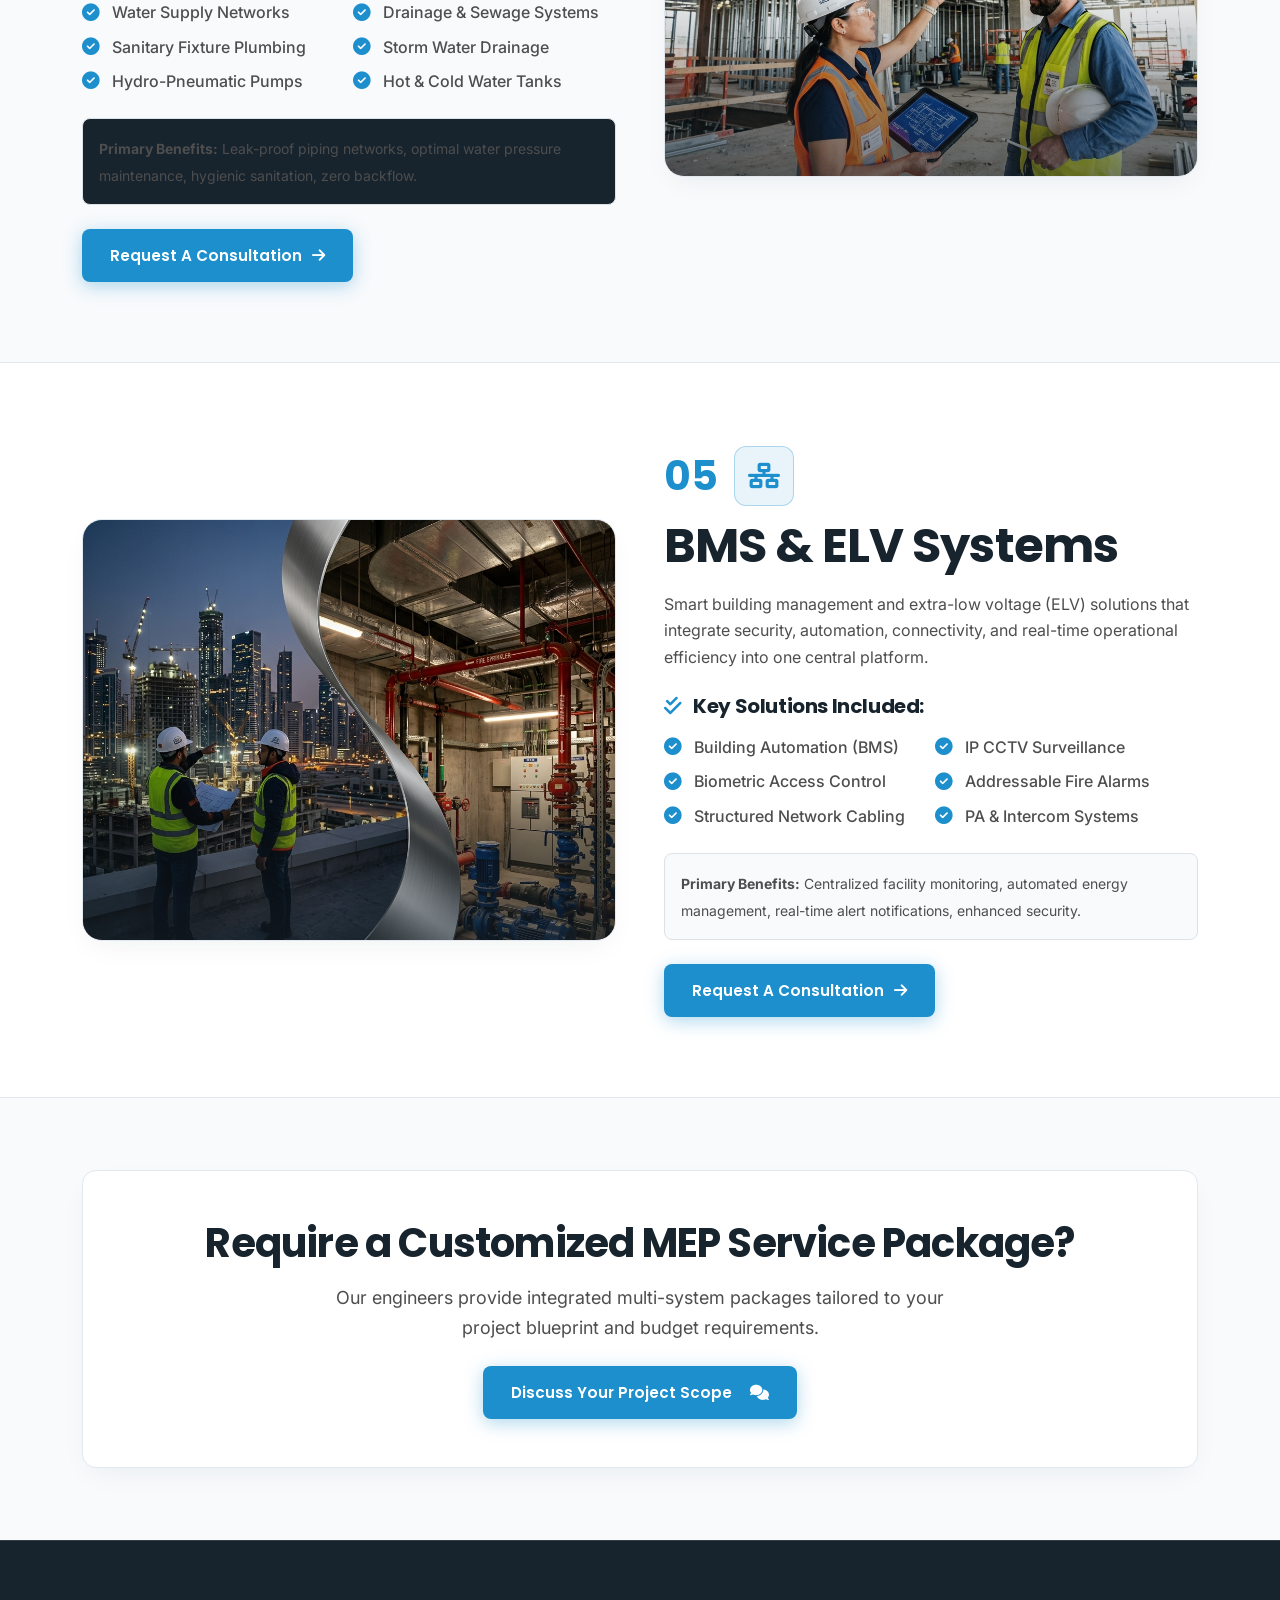
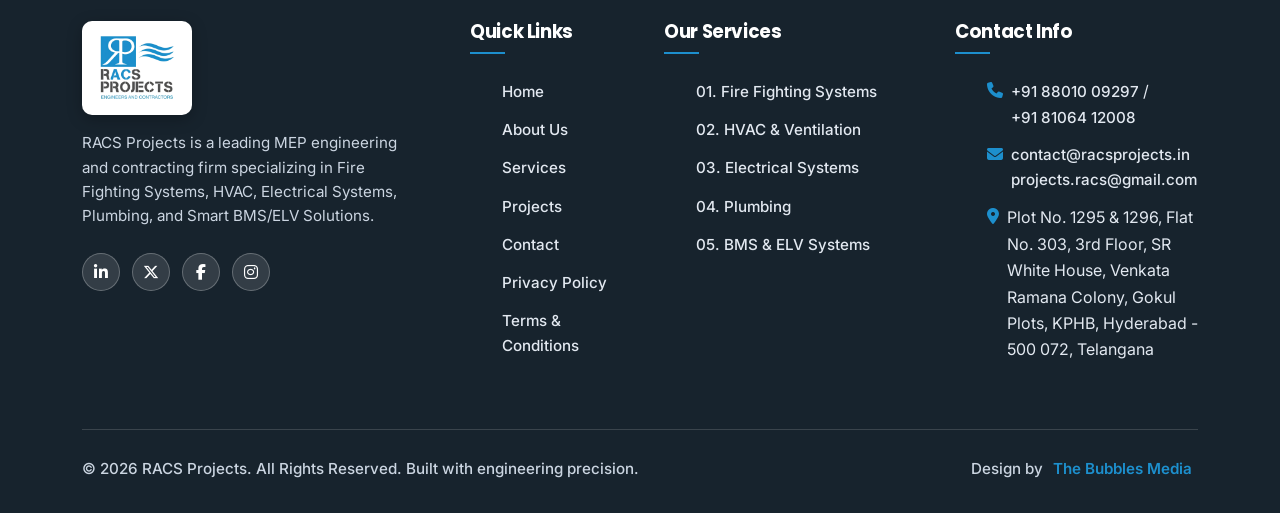
<file: services.html>
<!DOCTYPE html>
<html lang="en">
<head>
  <meta charset="UTF-8">
  <meta name="viewport" content="width=device-width, initial-scale=1.0">
  <title>Our Services | RACS Projects - MEP Engineering Solutions</title>
  <meta name="description" content="Explore complete MEP engineering services from RACS Projects: Fire Fighting Systems, HVAC & Ventilation, Electrical Systems, Plumbing, and BMS & ELV Systems in Hyderabad, India.">
  <meta name="keywords" content="Fire Fighting Systems, HVAC contractor, Electrical Systems, Plumbing, BMS ELV Systems, MEP Hyderabad, RACS Projects">
  <meta name="author" content="RACS Projects">
  <meta name="robots" content="index, follow">
  <link rel="canonical" href="https://racsprojects.com/services.html">

  <!-- Favicon & Touch Icon -->
  <link rel="icon" type="image/png" href="assets/images/logo.png">
  <link rel="shortcut icon" type="image/png" href="assets/images/logo.png">
  <link rel="apple-touch-icon" href="assets/images/logo.png">

  <!-- GEO Tagging (Geographic SEO) -->
  <meta name="geo.region" content="IN-TG">
  <meta name="geo.placename" content="Hyderabad">
  <meta name="geo.position" content="17.450408;78.422081">
  <meta name="ICBM" content="17.450408, 78.422081">

  <!-- Open Graph Meta -->
  <meta property="og:title" content="Our Services | RACS Projects - Integrated MEP Solutions">
  <meta property="og:description" content="Integrated MEP solutions engineered for performance, safety, and reliability.">
  <meta property="og:type" content="website">
  <meta property="og:url" content="https://racsprojects.com/services.html">
  <meta property="og:image" content="https://racsprojects.com/assets/images/services-hero.jpg">

  <!-- Twitter Meta Cards -->
  <meta name="twitter:card" content="summary_large_image">
  <meta name="twitter:title" content="Our Services | RACS Projects">
  <meta name="twitter:description" content="Explore complete MEP engineering capabilities: Fire Fighting, HVAC, Electrical, Plumbing, and BMS/ELV Systems.">
  <meta name="twitter:image" content="https://racsprojects.com/assets/images/services-hero.jpg">

  <!-- Schema.org JSON-LD Structured Data (SEO / AEO / LLM) -->
  <script type="application/ld+json">
  {
    "@context": "https://schema.org",
    "@type": "ItemList",
    "name": "RACS Projects MEP Engineering Services",
    "itemListElement": [
      {
        "@type": "ListItem",
        "position": 1,
        "item": {
          "@type": "Service",
          "name": "Fire Fighting Systems",
          "description": "Complete fire protection, hydrant systems, sprinkler networks, fire alarm panels, and FM200 suppression compliant with NFPA guidelines."
        }
      },
      {
        "@type": "ListItem",
        "position": 2,
        "item": {
          "@type": "Service",
          "name": "HVAC & Ventilation",
          "description": "Central chilled water systems, VRF/VRV air-conditioning, ducting fabrication, cleanroom HVAC, and energy-efficient ventilation."
        }
      },
      {
        "@type": "ListItem",
        "position": 3,
        "item": {
          "@type": "Service",
          "name": "Electrical Systems",
          "description": "Substations, main LT panels, DG backup sets, internal lighting, power wiring, cable tray installation, and lightning protection."
        }
      },
      {
        "@type": "ListItem",
        "position": 4,
        "item": {
          "@type": "Service",
          "name": "Plumbing Systems",
          "description": "Hydro-pneumatic water booster pumps, drainage & sewerage networks, STPs, rainwater harvesting, and sanitary fixtures."
        }
      },
      {
        "@type": "ListItem",
        "position": 5,
        "item": {
          "@type": "Service",
          "name": "BMS & ELV Systems",
          "description": "Building Management Systems (BMS), CCTV surveillance, access control, public address (PA) systems, and structured cabling."
        }
      }
    ]
  }
  </script>

  <!-- Google Fonts -->
  <link rel="preconnect" href="https://fonts.googleapis.com">
  <link rel="preconnect" href="https://fonts.gstatic.com" crossorigin>
  <link href="https://fonts.googleapis.com/css2?family=Inter:wght@300;400;500;600;700&family=Poppins:wght@400;500;600;700;800&display=swap" rel="stylesheet">

  <!-- Bootstrap 5 CSS -->
  <link href="https://cdn.jsdelivr.net/npm/bootstrap@5.3.3/dist/css/bootstrap.min.css" rel="stylesheet">
  
  <!-- Font Awesome Icons -->
  <link rel="stylesheet" href="https://cdnjs.cloudflare.com/ajax/libs/font-awesome/6.5.1/css/all.min.css">

  <!-- Google Tag Manager -->
  <script>(function(w,d,s,l,i){w[l]=w[l]||[];w[l].push({'gtm.start':
  new Date().getTime(),event:'gtm.js'});var f=d.getElementsByTagName(s)[0],
  j=d.createElement(s),dl=l!='dataLayer'?'&l='+l:'';j.async=true;j.src=
  'https://www.googletagmanager.com/gtm.js?id='+i+dl;f.parentNode.insertBefore(j,f);
  })(window,document,'script','dataLayer','GTM-TD3SQTVT');</script>
  <!-- End Google Tag Manager -->

  <!-- Google tag (gtag.js) -->
  <script async src="https://www.googletagmanager.com/gtag/js?id=G-G542EDHJNM"></script>
  <script>
    window.dataLayer = window.dataLayer || [];
    function gtag(){dataLayer.push(arguments);}
    gtag('js', new Date());

    gtag('config', 'G-G542EDHJNM');
  </script>

  <!-- Custom Stylesheet -->
  <link rel="stylesheet" href="css/style.css">
</head>
<body>
  <!-- Google Tag Manager (noscript) -->
  <noscript><iframe src="https://www.googletagmanager.com/ns.html?id=GTM-TD3SQTVT"
  height="0" width="0" style="display:none;visibility:hidden"></iframe></noscript>
  <!-- End Google Tag Manager (noscript) -->

  <!-- ==========================================
       NAVIGATION BAR
       ========================================== -->
  <nav class="navbar navbar-expand-lg navbar-racs">
    <div class="container">
      <a class="navbar-brand navbar-brand-racs" href="index.html">
        <img src="assets/images/logo.png" alt="RACS Projects Logo" class="brand-logo-img">
      </a>
      <button class="navbar-toggler navbar-toggler-racs" type="button" data-bs-toggle="collapse" data-bs-target="#navbarContent" aria-controls="navbarContent" aria-expanded="false" aria-label="Toggle navigation">
        <i class="fa-solid fa-bars"></i>
      </button>

      <div class="collapse navbar-collapse" id="navbarContent">
        <ul class="navbar-nav ms-auto mb-2 mb-lg-0 me-lg-4">
          <li class="nav-item">
            <a class="nav-link nav-link-racs" href="index.html">Home</a>
          </li>
          <li class="nav-item">
            <a class="nav-link nav-link-racs" href="about.html">About Us</a>
          </li>
          <li class="nav-item">
            <a class="nav-link nav-link-racs active" href="services.html">Services</a>
          </li>
          <li class="nav-item">
            <a class="nav-link nav-link-racs" href="projects.html">Projects</a>
          </li>
          <li class="nav-item">
            <a class="nav-link nav-link-racs" href="contact.html">Contact</a>
          </li>
        </ul>
        <a href="contact.html" class="btn-racs btn-racs-primary btn-sm-custom">
          Get a Quote <i class="fa-solid fa-arrow-right"></i>
        </a>
      </div>
    </div>
  </nav>

  <!-- ==========================================
       SERVICES HERO
       ========================================== -->
  <section class="hero-racs" style="background-image: url('assets/images/services-hero.jpg'); min-height: 60vh;">
    <div class="hero-overlay"></div>
    <div class="container hero-content">
      <div class="row align-items-center">
        <div class="col-lg-8 reveal-on-scroll">
          <div class="section-tag">
            <i class="fa-solid fa-layer-group"></i> Full-Spectrum Capabilities
          </div>
          <h1 class="hero-title">Our Services</h1>
          <p class="hero-subtitle">
            Integrated MEP solutions engineered for performance, safety, and reliability.
          </p>
        </div>
      </div>
    </div>
  </section>

  <!-- ==========================================
       SERVICE 01 — FIRE FIGHTING SYSTEMS (IMAGE | CONTENT)
       ========================================== -->
  <section class="service-detail-section" id="fire-fighting">
    <div class="container">
      <div class="row align-items-center g-5">
        <div class="col-lg-6 reveal-on-scroll">
          <div class="service-img-wrapper">
            <img src="assets/images/service-fire-fighting.jpg" alt="Fire Fighting Systems Engineering">
            <div class="service-img-overlay"></div>
          </div>
        </div>

        <div class="col-lg-6 reveal-on-scroll">
          <div class="d-flex align-items-center gap-3 mb-2">
            <span class="fs-1 fw-bold text-accent-amber" style="font-family: var(--font-heading);">01</span>
            <div class="icon-box icon-box-amber mb-0">
              <i class="fa-solid fa-fire-extinguisher"></i>
            </div>
          </div>
          <h2 class="section-title">Fire Fighting Systems</h2>
          <p class="text-muted-custom mb-4">
            Complete fire protection and firefighting solutions designed to protect people, property, and infrastructure. We engineer life-safety systems compliant with NFPA guidelines and National Building Codes.
          </p>

          <div class="mb-4">
            <h5 class="text-bright fw-bold mb-3"><i class="fa-solid fa-check-double text-accent-amber me-2"></i> Key Solutions Included:</h5>
            <div class="row g-2">
              <div class="col-sm-6"><div class="feature-point"><i class="fa-solid fa-circle-check text-accent-amber"></i> Fire Hydrant Systems</div></div>
              <div class="col-sm-6"><div class="feature-point"><i class="fa-solid fa-circle-check text-accent-amber"></i> Automatic Sprinkler Systems</div></div>
              <div class="col-sm-6"><div class="feature-point"><i class="fa-solid fa-circle-check text-accent-amber"></i> Diesel & Electric Fire Pumps</div></div>
              <div class="col-sm-6"><div class="feature-point"><i class="fa-solid fa-circle-check text-accent-amber"></i> Fire Hose Reel Networks</div></div>
              <div class="col-sm-6"><div class="feature-point"><i class="fa-solid fa-circle-check text-accent-amber"></i> Gas Suppression (FM200/CO2)</div></div>
              <div class="col-sm-6"><div class="feature-point"><i class="fa-solid fa-circle-check text-accent-amber"></i> Portable Safety Equipment</div></div>
            </div>
          </div>

          <div class="p-3 rounded-3 bg-surface-slate border border-subtle mb-4">
            <span class="small text-muted-custom"><strong>Primary Benefits:</strong> Rapid heat & smoke detection, instant suppression, full statutory compliance, minimized structural asset loss.</span>
          </div>

          <a href="contact.html?service=fire-fighting" class="btn-racs btn-racs-amber">
            Request a Consultation <i class="fa-solid fa-arrow-right"></i>
          </a>
        </div>
      </div>
    </div>
  </section>

  <!-- ==========================================
       SERVICE 02 — HVAC & VENTILATION (CONTENT | IMAGE)
       ========================================== -->
  <section class="service-detail-section bg-surface-slate" id="hvac-ventilation">
    <div class="container">
      <div class="row align-items-center g-5">
        <div class="col-lg-6 order-lg-2 reveal-on-scroll">
          <div class="service-img-wrapper">
            <img src="assets/images/service-hvac.jpg" alt="HVAC and Ventilation Systems">
            <div class="service-img-overlay"></div>
          </div>
        </div>

        <div class="col-lg-6 order-lg-1 reveal-on-scroll">
          <div class="d-flex align-items-center gap-3 mb-2">
            <span class="fs-1 fw-bold text-accent-cyan" style="font-family: var(--font-heading);">02</span>
            <div class="icon-box mb-0">
              <i class="fa-solid fa-fan"></i>
            </div>
          </div>
          <h2 class="section-title">HVAC & Ventilation</h2>
          <p class="text-muted-custom mb-4">
            Efficient heating, ventilation, and air-conditioning systems designed to provide comfort, superior indoor air quality (IAQ), and optimized energy efficiency for all facility types.
          </p>

          <div class="mb-4">
            <h5 class="text-bright fw-bold mb-3"><i class="fa-solid fa-check-double text-accent-cyan me-2"></i> Key Solutions Included:</h5>
            <div class="row g-2">
              <div class="col-sm-6"><div class="feature-point"><i class="fa-solid fa-circle-check"></i> Central Chilled Water HVAC</div></div>
              <div class="col-sm-6"><div class="feature-point"><i class="fa-solid fa-circle-check"></i> VRF / VRV Smart Systems</div></div>
              <div class="col-sm-6"><div class="feature-point"><i class="fa-solid fa-circle-check"></i> Package & Split AC Units</div></div>
              <div class="col-sm-6"><div class="feature-point"><i class="fa-solid fa-circle-check"></i> Mechanical Ventilation</div></div>
              <div class="col-sm-6"><div class="feature-point"><i class="fa-solid fa-circle-check"></i> Smoke & Basement Exhaust</div></div>
              <div class="col-sm-6"><div class="feature-point"><i class="fa-solid fa-circle-check"></i> Fresh Air & AHU Units</div></div>
            </div>
          </div>

          <div class="p-3 rounded-3 bg-surface-dark border border-subtle mb-4">
            <span class="small text-muted-custom"><strong>Primary Benefits:</strong> Up to 30% reduction in thermal energy consumption, precise humidity control, low noise operation.</span>
          </div>

          <a href="contact.html?service=hvac" class="btn-racs btn-racs-primary">
            Request a Consultation <i class="fa-solid fa-arrow-right"></i>
          </a>
        </div>
      </div>
    </div>
  </section>

  <!-- ==========================================
       SERVICE 03 — ELECTRICAL SYSTEMS (IMAGE | CONTENT)
       ========================================== -->
  <section class="service-detail-section" id="electrical-systems">
    <div class="container">
      <div class="row align-items-center g-5">
        <div class="col-lg-6 reveal-on-scroll">
          <div class="service-img-wrapper">
            <img src="assets/images/services-hero.jpg" alt="Electrical Infrastructure Systems">
            <div class="service-img-overlay"></div>
          </div>
        </div>

        <div class="col-lg-6 reveal-on-scroll">
          <div class="d-flex align-items-center gap-3 mb-2">
            <span class="fs-1 fw-bold text-accent-amber" style="font-family: var(--font-heading);">03</span>
            <div class="icon-box icon-box-amber mb-0">
              <i class="fa-solid fa-bolt-lightning"></i>
            </div>
          </div>
          <h2 class="section-title">Electrical Systems</h2>
          <p class="text-muted-custom mb-4">
            Reliable electrical infrastructure designed for safe, efficient, and uninterrupted building operations. We execute end-to-end high voltage (HV) and low voltage (LV) distribution power networks.
          </p>

          <div class="mb-4">
            <h5 class="text-bright fw-bold mb-3"><i class="fa-solid fa-check-double text-accent-amber me-2"></i> Key Solutions Included:</h5>
            <div class="row g-2">
              <div class="col-sm-6"><div class="feature-point"><i class="fa-solid fa-circle-check text-accent-amber"></i> Power Distribution Networks</div></div>
              <div class="col-sm-6"><div class="feature-point"><i class="fa-solid fa-circle-check text-accent-amber"></i> HT/LT Electrical Panels</div></div>
              <div class="col-sm-6"><div class="feature-point"><i class="fa-solid fa-circle-check text-accent-amber"></i> Energy-Efficient Lighting</div></div>
              <div class="col-sm-6"><div class="feature-point"><i class="fa-solid fa-circle-check text-accent-amber"></i> Emergency Backup Lighting</div></div>
              <div class="col-sm-6"><div class="feature-point"><i class="fa-solid fa-circle-check text-accent-amber"></i> Cable Trays & Management</div></div>
              <div class="col-sm-6"><div class="feature-point"><i class="fa-solid fa-circle-check text-accent-amber"></i> Earthing & Genset Integration</div></div>
            </div>
          </div>

          <div class="p-3 rounded-3 bg-surface-slate border border-subtle mb-4">
            <span class="small text-muted-custom"><strong>Primary Benefits:</strong> Uninterrupted power availability, balanced phase loading, surge protection, minimal transmission losses.</span>
          </div>

          <a href="contact.html?service=electrical" class="btn-racs btn-racs-amber">
            Request a Consultation <i class="fa-solid fa-arrow-right"></i>
          </a>
        </div>
      </div>
    </div>
  </section>

  <!-- ==========================================
       SERVICE 04 — PLUMBING (CONTENT | IMAGE)
       ========================================== -->
  <section class="service-detail-section bg-surface-slate" id="plumbing">
    <div class="container">
      <div class="row align-items-center g-5">
        <div class="col-lg-6 order-lg-2 reveal-on-scroll">
          <div class="service-img-wrapper">
            <img src="assets/images/company-intro.jpg" alt="Plumbing and Water Management">
            <div class="service-img-overlay"></div>
          </div>
        </div>

        <div class="col-lg-6 order-lg-1 reveal-on-scroll">
          <div class="d-flex align-items-center gap-3 mb-2">
            <span class="fs-1 fw-bold text-accent-cyan" style="font-family: var(--font-heading);">04</span>
            <div class="icon-box mb-0">
              <i class="fa-solid fa-faucet-drip"></i>
            </div>
          </div>
          <h2 class="section-title">Plumbing & Water Systems</h2>
          <p class="text-muted-custom mb-4">
            Complete plumbing solutions for efficient water supply, drainage, sanitation, and rainwater harvesting infrastructure across complex facility layouts.
          </p>

          <div class="mb-4">
            <h5 class="text-bright fw-bold mb-3"><i class="fa-solid fa-check-double text-accent-cyan me-2"></i> Key Solutions Included:</h5>
            <div class="row g-2">
              <div class="col-sm-6"><div class="feature-point"><i class="fa-solid fa-circle-check"></i> Water Supply Networks</div></div>
              <div class="col-sm-6"><div class="feature-point"><i class="fa-solid fa-circle-check"></i> Drainage & Sewage Systems</div></div>
              <div class="col-sm-6"><div class="feature-point"><i class="fa-solid fa-circle-check"></i> Sanitary Fixture Plumbing</div></div>
              <div class="col-sm-6"><div class="feature-point"><i class="fa-solid fa-circle-check"></i> Storm Water Drainage</div></div>
              <div class="col-sm-6"><div class="feature-point"><i class="fa-solid fa-circle-check"></i> Hydro-Pneumatic Pumps</div></div>
              <div class="col-sm-6"><div class="feature-point"><i class="fa-solid fa-circle-check"></i> Hot & Cold Water Tanks</div></div>
            </div>
          </div>

          <div class="p-3 rounded-3 bg-surface-dark border border-subtle mb-4">
            <span class="small text-muted-custom"><strong>Primary Benefits:</strong> Leak-proof piping networks, optimal water pressure maintenance, hygienic sanitation, zero backflow.</span>
          </div>

          <a href="contact.html?service=plumbing" class="btn-racs btn-racs-primary">
            Request a Consultation <i class="fa-solid fa-arrow-right"></i>
          </a>
        </div>
      </div>
    </div>
  </section>

  <!-- ==========================================
       SERVICE 05 — BMS & ELV SYSTEMS (IMAGE | CONTENT)
       ========================================== -->
  <section class="service-detail-section" id="bms-elv">
    <div class="container">
      <div class="row align-items-center g-5">
        <div class="col-lg-6 reveal-on-scroll">
          <div class="service-img-wrapper">
            <img src="assets/images/hero-bg.jpg" alt="BMS and Smart ELV Systems">
            <div class="service-img-overlay"></div>
          </div>
        </div>

        <div class="col-lg-6 reveal-on-scroll">
          <div class="d-flex align-items-center gap-3 mb-2">
            <span class="fs-1 fw-bold text-accent-amber" style="font-family: var(--font-heading);">05</span>
            <div class="icon-box icon-box-amber mb-0">
              <i class="fa-solid fa-network-wired"></i>
            </div>
          </div>
          <h2 class="section-title">BMS & ELV Systems</h2>
          <p class="text-muted-custom mb-4">
            Smart building management and extra-low voltage (ELV) solutions that integrate security, automation, connectivity, and real-time operational efficiency into one central platform.
          </p>

          <div class="mb-4">
            <h5 class="text-bright fw-bold mb-3"><i class="fa-solid fa-check-double text-accent-amber me-2"></i> Key Solutions Included:</h5>
            <div class="row g-2">
              <div class="col-sm-6"><div class="feature-point"><i class="fa-solid fa-circle-check text-accent-amber"></i> Building Automation (BMS)</div></div>
              <div class="col-sm-6"><div class="feature-point"><i class="fa-solid fa-circle-check text-accent-amber"></i> IP CCTV Surveillance</div></div>
              <div class="col-sm-6"><div class="feature-point"><i class="fa-solid fa-circle-check text-accent-amber"></i> Biometric Access Control</div></div>
              <div class="col-sm-6"><div class="feature-point"><i class="fa-solid fa-circle-check text-accent-amber"></i> Addressable Fire Alarms</div></div>
              <div class="col-sm-6"><div class="feature-point"><i class="fa-solid fa-circle-check text-accent-amber"></i> Structured Network Cabling</div></div>
              <div class="col-sm-6"><div class="feature-point"><i class="fa-solid fa-circle-check text-accent-amber"></i> PA & Intercom Systems</div></div>
            </div>
          </div>

          <div class="p-3 rounded-3 bg-surface-slate border border-subtle mb-4">
            <span class="small text-muted-custom"><strong>Primary Benefits:</strong> Centralized facility monitoring, automated energy management, real-time alert notifications, enhanced security.</span>
          </div>

          <a href="contact.html?service=bms-elv" class="btn-racs btn-racs-amber">
            Request a Consultation <i class="fa-solid fa-arrow-right"></i>
          </a>
        </div>
      </div>
    </div>
  </section>

  <!-- ==========================================
       CTA BANNER
       ========================================== -->
  <section class="py-5 bg-surface-slate">
    <div class="container py-4 text-center">
      <div class="racs-card p-5 reveal-on-scroll">
        <h2 class="display-6 fw-bold mb-3">Require a Customized MEP Service Package?</h2>
        <p class="section-subtitle mx-auto mb-4" style="max-width: 650px;">
          Our engineers provide integrated multi-system packages tailored to your project blueprint and budget requirements.
        </p>
        <a href="contact.html" class="btn-racs btn-racs-primary">
          Discuss Your Project Scope <i class="fa-solid fa-comments ms-2"></i>
        </a>
      </div>
    </div>
  </section>

  <!-- ==========================================
       FOOTER
       ========================================== -->
  <footer class="footer-racs">
    <div class="container">
      <div class="row g-5 mb-5">
        <div class="col-lg-4">
          <a class="navbar-brand navbar-brand-racs mb-3" href="index.html">
            <img src="assets/images/logo.png" alt="RACS Projects Logo" class="brand-logo-img">
          </a>
          <p class="text-muted-custom small mb-4">
            RACS Projects is a leading MEP engineering and contracting firm specializing in Fire Fighting Systems, HVAC, Electrical Systems, Plumbing, and Smart BMS/ELV Solutions.
          </p>
          <div>
            <a href="#" class="social-icon-btn"><i class="fa-brands fa-linkedin-in"></i></a>
            <a href="#" class="social-icon-btn" aria-label="Twitter"><i class="fa-brands fa-x-twitter"></i></a>
            <a href="#" class="social-icon-btn"><i class="fa-brands fa-facebook-f"></i></a>
            <a href="#" class="social-icon-btn"><i class="fa-brands fa-instagram"></i></a>
          </div>
        </div>

        <div class="col-lg-2 col-md-4 col-6">
          <h5 class="footer-title">Quick Links</h5>
          <ul class="footer-links">
            <li><a href="index.html">Home</a></li>
            <li><a href="about.html">About Us</a></li>
            <li><a href="services.html">Services</a></li>
            <li><a href="projects.html">Projects</a></li>
            <li><a href="contact.html">Contact</a></li>
            <li><a href="privacy-policy.html">Privacy Policy</a></li>
            <li><a href="terms-and-conditions.html">Terms &amp; Conditions</a></li>
          </ul>
        </div>

        <!-- Services in strict order -->
        <div class="col-lg-3 col-md-4 col-6">
          <h5 class="footer-title">Our Services</h5>
          <ul class="footer-links">
            <li><a href="services.html#fire-fighting">01. Fire Fighting Systems</a></li>
            <li><a href="services.html#hvac-ventilation">02. HVAC & Ventilation</a></li>
            <li><a href="services.html#electrical-systems">03. Electrical Systems</a></li>
            <li><a href="services.html#plumbing">04. Plumbing</a></li>
            <li><a href="services.html#bms-elv">05. BMS & ELV Systems</a></li>
          </ul>
        </div>

        <div class="col-lg-3 col-md-4">
          <h5 class="footer-title">Contact Info</h5>
          <ul class="footer-links">
            <li class="d-flex gap-2">
              <i class="fa-solid fa-phone text-accent-cyan mt-1"></i>
              <span><a href="tel:+918801009297" class="p-0">+91 88010 09297</a> / <a href="tel:+918106412008" class="p-0">+91 81064 12008</a></span>
            </li>
            <li class="d-flex gap-2">
              <i class="fa-solid fa-envelope text-accent-cyan mt-1"></i>
              <div class="d-flex flex-column">
                <a href="mailto:contact@racsprojects.in" class="p-0">contact@racsprojects.in</a>
                <a href="mailto:projects.racs@gmail.com" class="p-0">projects.racs@gmail.com</a>
              </div>
            </li>
            <li class="d-flex gap-2">
              <i class="fa-solid fa-location-dot text-accent-cyan mt-1"></i>
              <span>Plot No. 1295 &amp; 1296, Flat No. 303, 3rd Floor, SR White House, Venkata Ramana Colony, Gokul Plots, KPHB, Hyderabad - 500 072, Telangana</span>
            </li>
          </ul>
        </div>
      </div>

      <div class="footer-bottom d-flex flex-column flex-md-row align-items-center justify-content-between gap-2 text-center text-md-start">
        <p class="mb-0">© 2026 RACS Projects. All Rights Reserved. Built with engineering precision.</p>
        <p class="mb-0">Design by <a href="https://thebubblesmedia.com/" target="_blank" rel="noopener noreferrer" class="bubbles-media-link">The Bubbles Media</a></p>
      </div>
    </div>
  </footer>

  <!-- Bootstrap 5 JS Bundle -->
  <script src="https://cdn.jsdelivr.net/npm/bootstrap@5.3.3/dist/js/bootstrap.bundle.min.js"></script>
  
  <!-- Floating WhatsApp Action Button (+91 88010 09297) -->
  <a href="https://wa.me/918801009297?text=Hello%20RACS%20Projects,%20I%20would%20like%20to%20enquire%20about%20your%20MEP%20services." 
     class="whatsapp-float-btn" 
     target="_blank" 
     rel="noopener noreferrer" 
     aria-label="Chat on WhatsApp with RACS Projects">
    <i class="fa-brands fa-whatsapp"></i>
    <span class="whatsapp-tooltip">Chat on WhatsApp</span>
  </a>

  <!-- Custom JS -->
  <script src="js/script.js"></script>
</body>
</html>
</file>
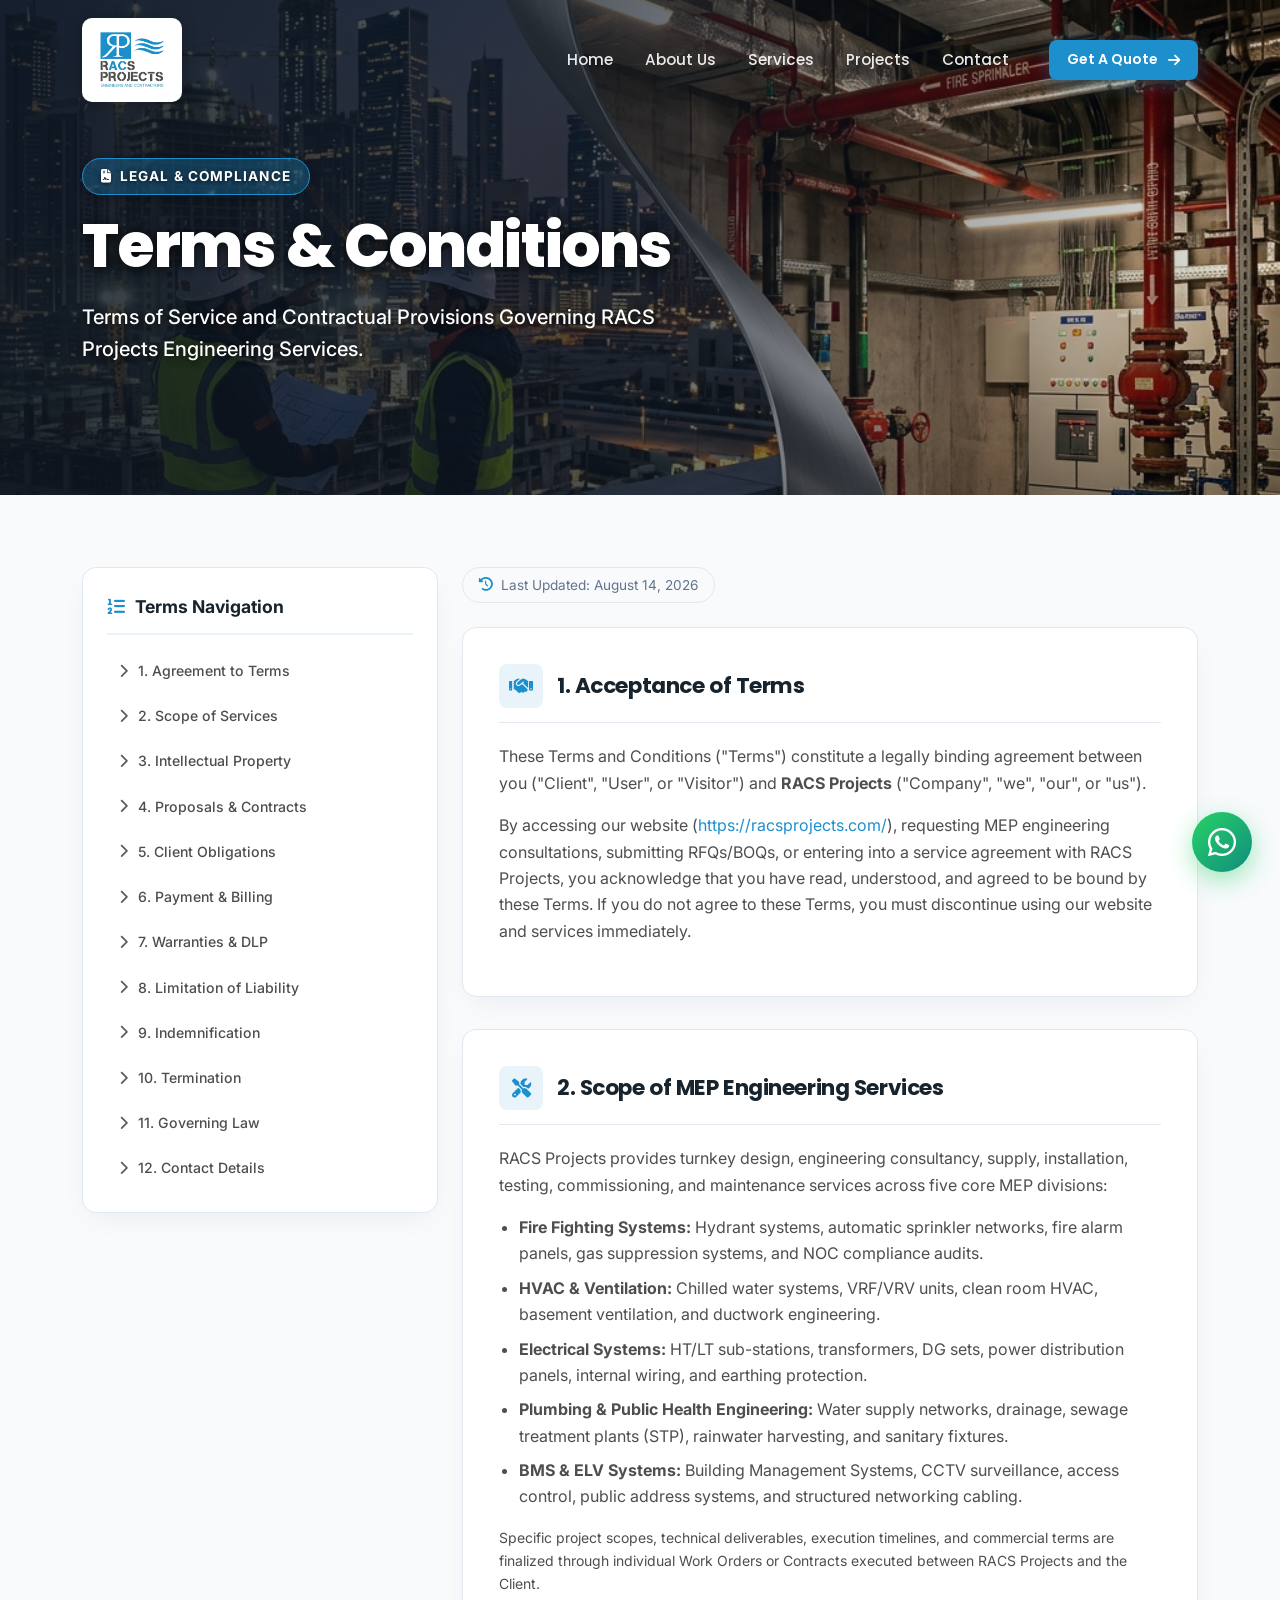
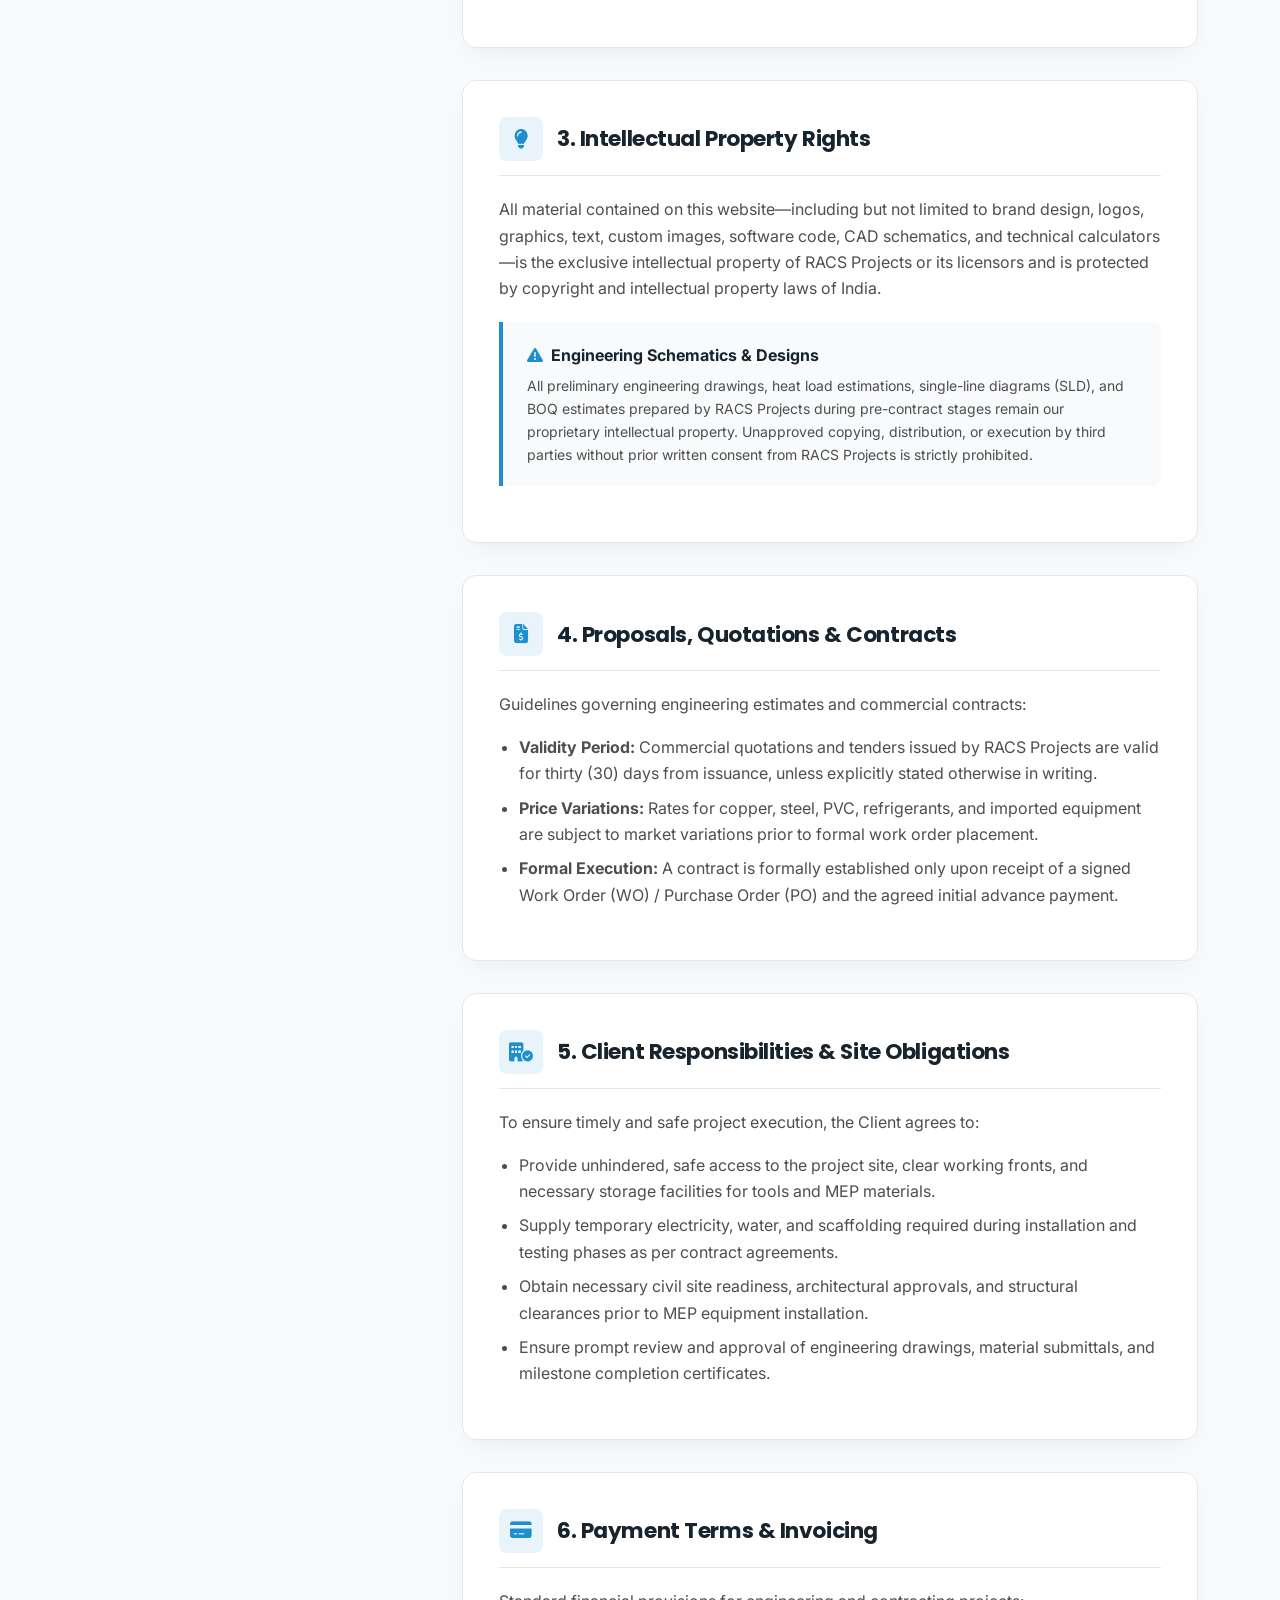
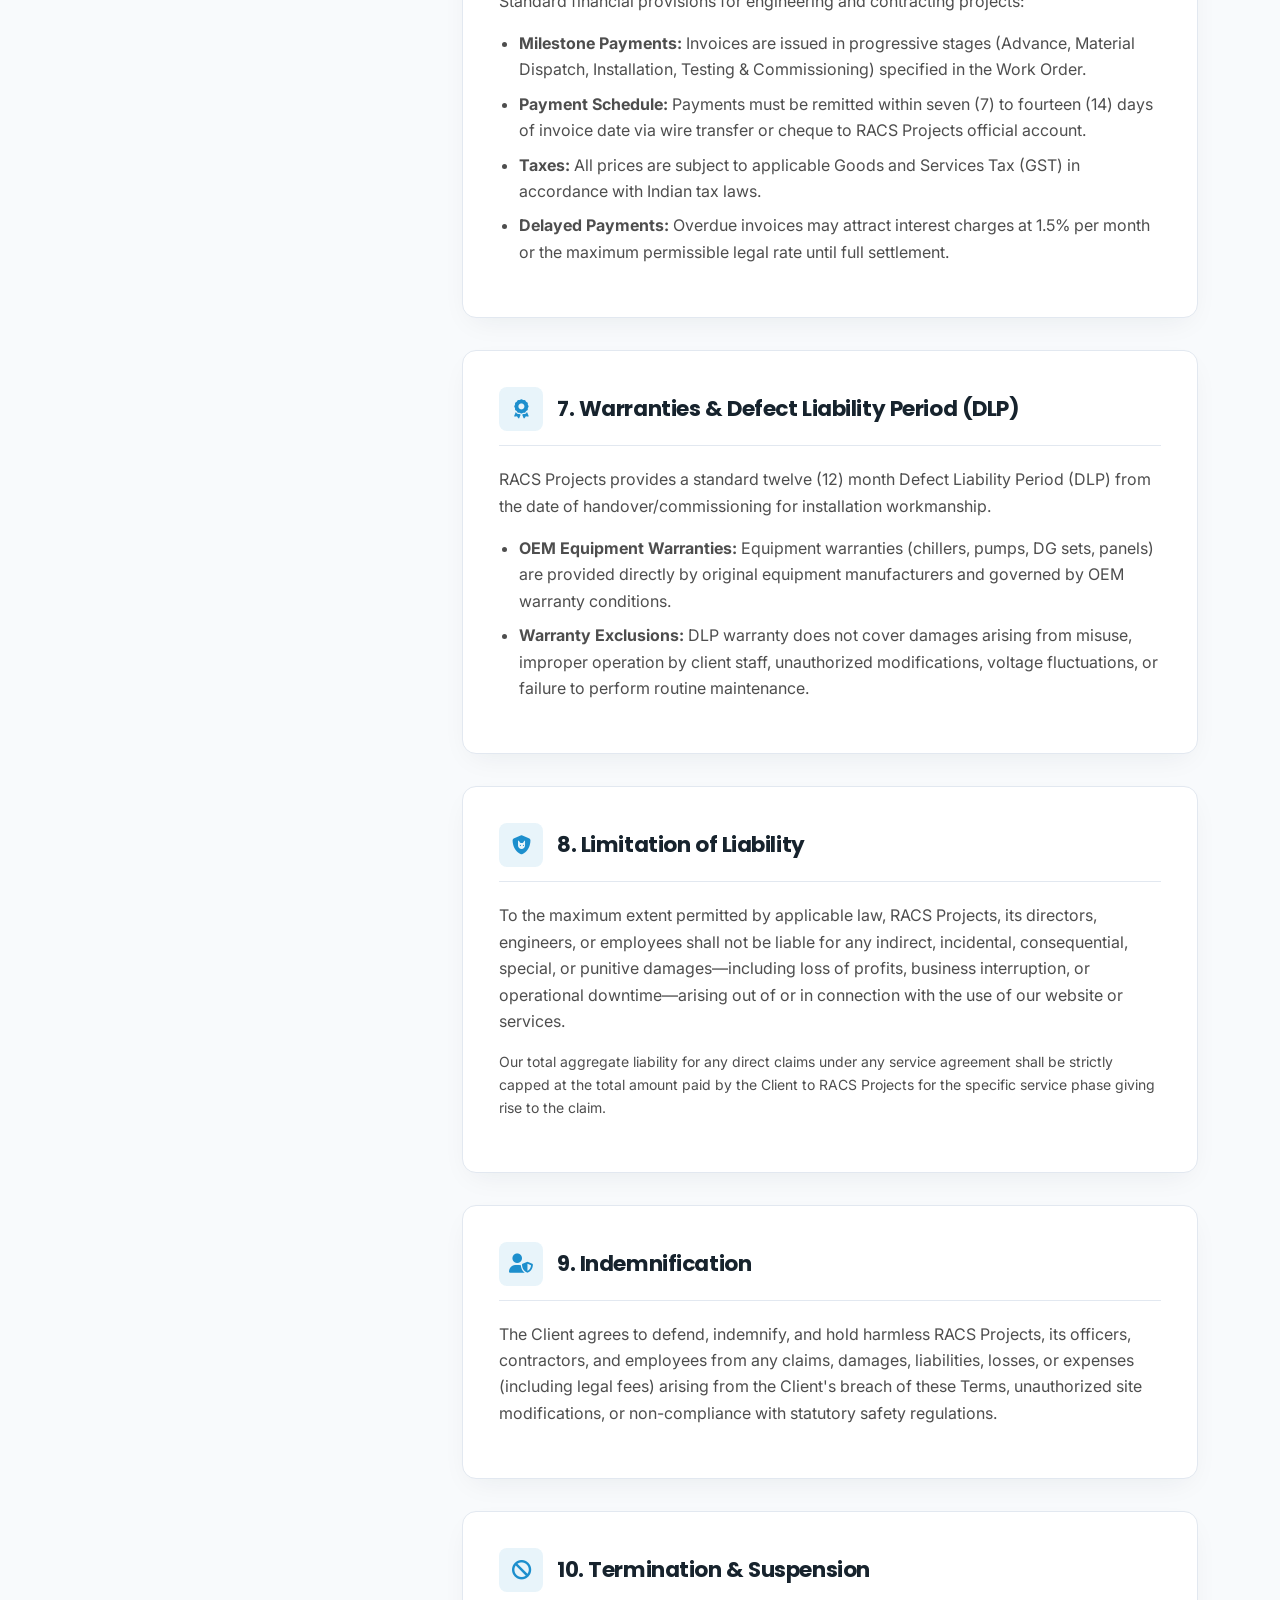
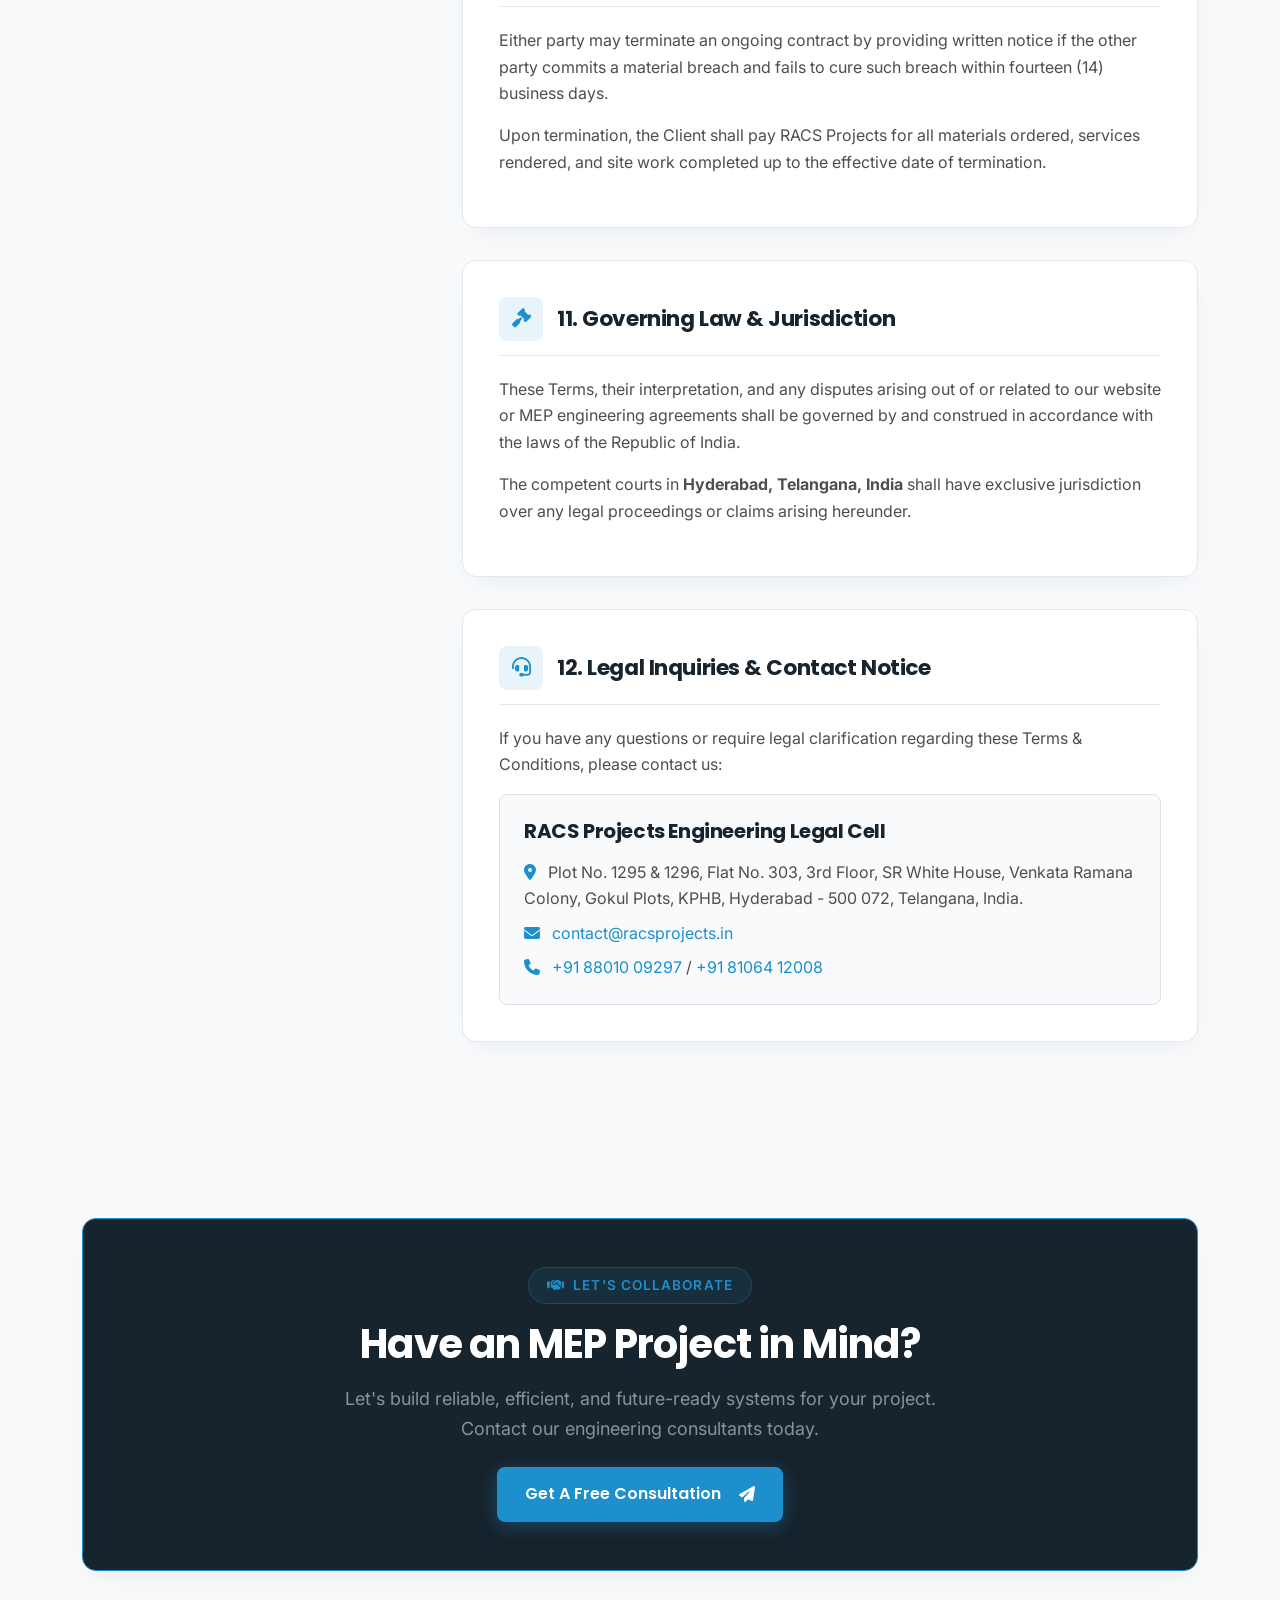
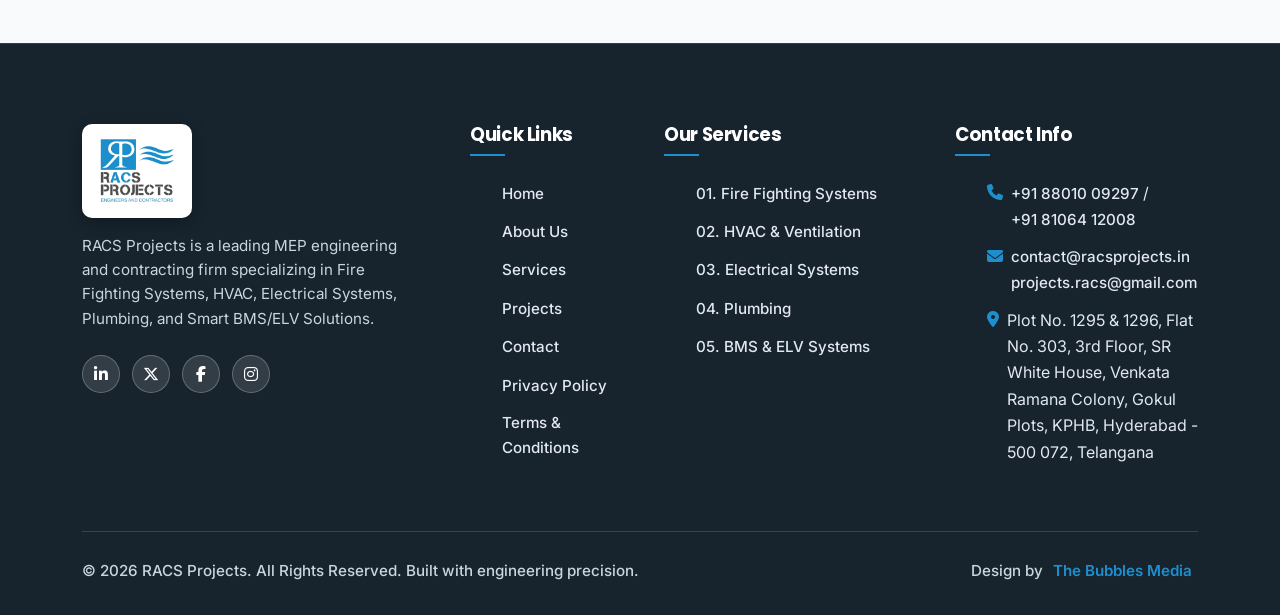
<file: terms-and-conditions.html>
<!DOCTYPE html>
<html lang="en">

<head>
  <meta charset="UTF-8">
  <meta name="viewport" content="width=device-width, initial-scale=1.0">
  <title>Terms &amp; Conditions | RACS Projects - Integrated MEP Engineering Consultants</title>
  <meta name="description"
    content="Terms and Conditions governing the use of RACS Projects website and MEP engineering design, contracting, installation, and maintenance services.">
  <meta name="keywords"
    content="RACS Projects Terms and Conditions, MEP engineering contract terms, HVAC contractor agreement, Fire Fighting system terms Hyderabad">
  <meta name="author" content="RACS Projects">
  <meta name="robots" content="index, follow">
  <link rel="canonical" href="https://racsprojects.com/terms-and-conditions.html">

  <!-- Favicon & Touch Icon -->
  <link rel="icon" type="image/png" href="assets/images/logo.png">
  <link rel="shortcut icon" type="image/png" href="assets/images/logo.png">
  <link rel="apple-touch-icon" href="assets/images/logo.png">

  <!-- GEO Tagging (Geographic SEO) -->
  <meta name="geo.region" content="IN-TG">
  <meta name="geo.placename" content="Hyderabad">
  <meta name="geo.position" content="17.450408;78.422081">
  <meta name="ICBM" content="17.450408, 78.422081">

  <!-- Open Graph / Social Media Meta -->
  <meta property="og:title" content="Terms &amp; Conditions | RACS Projects">
  <meta property="og:description"
    content="Review the terms of service and contractual terms governing RACS Projects MEP engineering and contracting services.">
  <meta property="og:type" content="website">
  <meta property="og:url" content="https://racsprojects.com/terms-and-conditions.html">
  <meta property="og:image" content="https://racsprojects.com/assets/images/hero-bg.jpg">

  <!-- Twitter Meta Cards -->
  <meta name="twitter:card" content="summary_large_image">
  <meta name="twitter:title" content="Terms &amp; Conditions | RACS Projects">
  <meta name="twitter:description"
    content="Terms of service and engineering contract rules for RACS Projects.">
  <meta name="twitter:image" content="https://racsprojects.com/assets/images/hero-bg.jpg">

  <!-- Schema.org JSON-LD Structured Data -->
  <script type="application/ld+json">
  {
    "@context": "https://schema.org",
    "@type": "WebPage",
    "name": "Terms & Conditions",
    "url": "https://racsprojects.com/terms-and-conditions.html",
    "description": "Official Terms & Conditions of RACS Projects governing website usage and engineering consultancy contracts.",
    "publisher": {
      "@type": "Organization",
      "name": "RACS Projects",
      "url": "https://racsprojects.com/",
      "logo": "https://racsprojects.com/assets/images/logo.png",
      "contactPoint": {
        "@type": "ContactPoint",
        "telephone": "+91-8801009297",
        "contactType": "customer service",
        "email": "contact@racsprojects.in"
      }
    }
  }
  </script>

  <!-- Google Fonts -->
  <link rel="preconnect" href="https://fonts.googleapis.com">
  <link rel="preconnect" href="https://fonts.gstatic.com" crossorigin>
  <link
    href="https://fonts.googleapis.com/css2?family=Inter:wght@300;400;500;600;700&family=Poppins:wght@400;500;600;700;800&display=swap"
    rel="stylesheet">

  <!-- Bootstrap 5 CSS -->
  <link href="https://cdn.jsdelivr.net/npm/bootstrap@5.3.3/dist/css/bootstrap.min.css" rel="stylesheet">

  <!-- Font Awesome Icons -->
  <link rel="stylesheet" href="https://cdnjs.cloudflare.com/ajax/libs/font-awesome/6.5.1/css/all.min.css">

  <!-- Google Tag Manager -->
  <script>(function (w, d, s, l, i) {
      w[l] = w[l] || []; w[l].push({
        'gtm.start':
          new Date().getTime(), event: 'gtm.js'
      }); var f = d.getElementsByTagName(s)[0],
        j = d.createElement(s), dl = l != 'dataLayer' ? '&l=' + l : ''; j.async = true; j.src =
          'https://www.googletagmanager.com/gtm.js?id=' + i + dl; f.parentNode.insertBefore(j, f);
    })(window, document, 'script', 'dataLayer', 'GTM-TD3SQTVT');</script>
  <!-- End Google Tag Manager -->

  <!-- Google tag (gtag.js) -->
  <script async src="https://www.googletagmanager.com/gtag/js?id=G-G542EDHJNM"></script>
  <script>
    window.dataLayer = window.dataLayer || [];
    function gtag() { dataLayer.push(arguments); }
    gtag('js', new Date());
    gtag('config', 'G-G542EDHJNM');
  </script>
  <script async src="https://www.googletagmanager.com/gtag/js?id=AW-11412148399"></script>
  <script>
    window.dataLayer = window.dataLayer || [];
    function gtag() { dataLayer.push(arguments); }
    gtag('js', new Date());
    gtag('config', 'AW-11412148399');
  </script>

  <!-- Custom Stylesheet -->
  <link rel="stylesheet" href="css/style.css">
</head>

<body>
  <!-- Google Tag Manager (noscript) -->
  <noscript><iframe src="https://www.googletagmanager.com/ns.html?id=GTM-TD3SQTVT" height="0" width="0"
      style="display:none;visibility:hidden"></iframe></noscript>
  <!-- End Google Tag Manager (noscript) -->

  <!-- ==========================================
       NAVIGATION BAR
       ========================================== -->
  <nav class="navbar navbar-expand-lg navbar-racs">
    <div class="container">
      <a class="navbar-brand navbar-brand-racs" href="index.html">
        <img src="assets/images/logo.png" alt="RACS Projects Logo" class="brand-logo-img">
      </a>
      <button class="navbar-toggler navbar-toggler-racs" type="button" data-bs-toggle="collapse"
        data-bs-target="#navbarContent" aria-controls="navbarContent" aria-expanded="false"
        aria-label="Toggle navigation">
        <i class="fa-solid fa-bars"></i>
      </button>

      <div class="collapse navbar-collapse" id="navbarContent">
        <ul class="navbar-nav ms-auto mb-2 mb-lg-0 me-lg-4">
          <li class="nav-item">
            <a class="nav-link nav-link-racs" href="index.html">Home</a>
          </li>
          <li class="nav-item">
            <a class="nav-link nav-link-racs" href="about.html">About Us</a>
          </li>
          <li class="nav-item">
            <a class="nav-link nav-link-racs" href="services.html">Services</a>
          </li>
          <li class="nav-item">
            <a class="nav-link nav-link-racs" href="projects.html">Projects</a>
          </li>
          <li class="nav-item">
            <a class="nav-link nav-link-racs" href="contact.html">Contact</a>
          </li>
        </ul>
        <a href="contact.html" class="btn-racs btn-racs-primary btn-sm-custom">
          Get a Quote <i class="fa-solid fa-arrow-right"></i>
        </a>
      </div>
    </div>
  </nav>

  <!-- ==========================================
       HERO SECTION
       ========================================== -->
  <section class="hero-racs" style="background-image: url('assets/images/hero-bg.jpg'); min-height: 55vh;">
    <div class="hero-overlay"></div>
    <div class="container hero-content">
      <div class="row align-items-center">
        <div class="col-lg-8 reveal-on-scroll">
          <div class="section-tag">
            <i class="fa-solid fa-file-contract"></i> Legal &amp; Compliance
          </div>
          <h1 class="hero-title">Terms &amp; Conditions</h1>
          <p class="hero-subtitle">
            Terms of Service and Contractual Provisions Governing RACS Projects Engineering Services.
          </p>
        </div>
      </div>
    </div>
  </section>

  <!-- ==========================================
       MAIN CONTENT & TABLE OF CONTENTS
       ========================================== -->
  <section class="py-5 bg-surface-slate">
    <div class="container py-4">
      <div class="row g-4">

        <!-- Sidebar Navigation (Table of Contents) -->
        <div class="col-lg-4">
          <div class="legal-toc-card">
            <div class="legal-toc-title">
              <i class="fa-solid fa-list-ol text-accent-cyan"></i> Terms Navigation
            </div>
            <ul class="legal-toc-list">
              <li><a href="#acceptance" class="legal-toc-link"><i class="fa-solid fa-chevron-right fs-7 text-muted"></i> 1. Agreement to Terms</a></li>
              <li><a href="#scope-services" class="legal-toc-link"><i class="fa-solid fa-chevron-right fs-7 text-muted"></i> 2. Scope of Services</a></li>
              <li><a href="#intellectual-property" class="legal-toc-link"><i class="fa-solid fa-chevron-right fs-7 text-muted"></i> 3. Intellectual Property</a></li>
              <li><a href="#quotations-contracts" class="legal-toc-link"><i class="fa-solid fa-chevron-right fs-7 text-muted"></i> 4. Proposals &amp; Contracts</a></li>
              <li><a href="#client-responsibilities" class="legal-toc-link"><i class="fa-solid fa-chevron-right fs-7 text-muted"></i> 5. Client Obligations</a></li>
              <li><a href="#payments-invoicing" class="legal-toc-link"><i class="fa-solid fa-chevron-right fs-7 text-muted"></i> 6. Payment &amp; Billing</a></li>
              <li><a href="#warranties-dlp" class="legal-toc-link"><i class="fa-solid fa-chevron-right fs-7 text-muted"></i> 7. Warranties &amp; DLP</a></li>
              <li><a href="#liability-limitation" class="legal-toc-link"><i class="fa-solid fa-chevron-right fs-7 text-muted"></i> 8. Limitation of Liability</a></li>
              <li><a href="#indemnification" class="legal-toc-link"><i class="fa-solid fa-chevron-right fs-7 text-muted"></i> 9. Indemnification</a></li>
              <li><a href="#termination" class="legal-toc-link"><i class="fa-solid fa-chevron-right fs-7 text-muted"></i> 10. Termination</a></li>
              <li><a href="#governing-law" class="legal-toc-link"><i class="fa-solid fa-chevron-right fs-7 text-muted"></i> 11. Governing Law</a></li>
              <li><a href="#contact-legal" class="legal-toc-link"><i class="fa-solid fa-chevron-right fs-7 text-muted"></i> 12. Contact Details</a></li>
            </ul>
          </div>
        </div>

        <!-- Detailed Legal Sections -->
        <div class="col-lg-8">
          
          <div class="legal-meta-badge">
            <i class="fa-solid fa-clock-rotate-left text-accent-cyan"></i> Last Updated: August 14, 2026
          </div>

          <!-- Section 1: Agreement to Terms -->
          <div id="acceptance" class="legal-content-section">
            <div class="legal-section-header">
              <div class="legal-section-icon"><i class="fa-solid fa-handshake"></i></div>
              <h2 class="legal-section-title">1. Acceptance of Terms</h2>
            </div>
            <p>
              These Terms and Conditions ("Terms") constitute a legally binding agreement between you ("Client", "User", or "Visitor") and <strong>RACS Projects</strong> ("Company", "we", "our", or "us").
            </p>
            <p>
              By accessing our website (<a href="https://racsprojects.com/">https://racsprojects.com/</a>), requesting MEP engineering consultations, submitting RFQs/BOQs, or entering into a service agreement with RACS Projects, you acknowledge that you have read, understood, and agreed to be bound by these Terms. If you do not agree to these Terms, you must discontinue using our website and services immediately.
            </p>
          </div>

          <!-- Section 2: Scope of MEP Engineering Services -->
          <div id="scope-services" class="legal-content-section">
            <div class="legal-section-header">
              <div class="legal-section-icon"><i class="fa-solid fa-screwdriver-wrench"></i></div>
              <h2 class="legal-section-title">2. Scope of MEP Engineering Services</h2>
            </div>
            <p>
              RACS Projects provides turnkey design, engineering consultancy, supply, installation, testing, commissioning, and maintenance services across five core MEP divisions:
            </p>
            <ul class="legal-list">
              <li><strong>Fire Fighting Systems:</strong> Hydrant systems, automatic sprinkler networks, fire alarm panels, gas suppression systems, and NOC compliance audits.</li>
              <li><strong>HVAC &amp; Ventilation:</strong> Chilled water systems, VRF/VRV units, clean room HVAC, basement ventilation, and ductwork engineering.</li>
              <li><strong>Electrical Systems:</strong> HT/LT sub-stations, transformers, DG sets, power distribution panels, internal wiring, and earthing protection.</li>
              <li><strong>Plumbing &amp; Public Health Engineering:</strong> Water supply networks, drainage, sewage treatment plants (STP), rainwater harvesting, and sanitary fixtures.</li>
              <li><strong>BMS &amp; ELV Systems:</strong> Building Management Systems, CCTV surveillance, access control, public address systems, and structured networking cabling.</li>
            </ul>
            <p class="small text-muted-custom">
              Specific project scopes, technical deliverables, execution timelines, and commercial terms are finalized through individual Work Orders or Contracts executed between RACS Projects and the Client.
            </p>
          </div>

          <!-- Section 3: Intellectual Property -->
          <div id="intellectual-property" class="legal-content-section">
            <div class="legal-section-header">
              <div class="legal-section-icon"><i class="fa-solid fa-lightbulb"></i></div>
              <h2 class="legal-section-title">3. Intellectual Property Rights</h2>
            </div>
            <p>
              All material contained on this website—including but not limited to brand design, logos, graphics, text, custom images, software code, CAD schematics, and technical calculators—is the exclusive intellectual property of RACS Projects or its licensors and is protected by copyright and intellectual property laws of India.
            </p>
            <div class="legal-callout">
              <div class="legal-callout-title"><i class="fa-solid fa-triangle-exclamation text-accent-cyan me-1"></i> Engineering Schematics &amp; Designs</div>
              <p class="mb-0 small text-muted-custom">
                All preliminary engineering drawings, heat load estimations, single-line diagrams (SLD), and BOQ estimates prepared by RACS Projects during pre-contract stages remain our proprietary intellectual property. Unapproved copying, distribution, or execution by third parties without prior written consent from RACS Projects is strictly prohibited.
              </p>
            </div>
          </div>

          <!-- Section 4: Quotations & Contracts -->
          <div id="quotations-contracts" class="legal-content-section">
            <div class="legal-section-header">
              <div class="legal-section-icon"><i class="fa-solid fa-file-invoice-dollar"></i></div>
              <h2 class="legal-section-title">4. Proposals, Quotations &amp; Contracts</h2>
            </div>
            <p>Guidelines governing engineering estimates and commercial contracts:</p>
            <ul class="legal-list">
              <li><strong>Validity Period:</strong> Commercial quotations and tenders issued by RACS Projects are valid for thirty (30) days from issuance, unless explicitly stated otherwise in writing.</li>
              <li><strong>Price Variations:</strong> Rates for copper, steel, PVC, refrigerants, and imported equipment are subject to market variations prior to formal work order placement.</li>
              <li><strong>Formal Execution:</strong> A contract is formally established only upon receipt of a signed Work Order (WO) / Purchase Order (PO) and the agreed initial advance payment.</li>
            </ul>
          </div>

          <!-- Section 5: Client Responsibilities -->
          <div id="client-responsibilities" class="legal-content-section">
            <div class="legal-section-header">
              <div class="legal-section-icon"><i class="fa-solid fa-building-circle-check"></i></div>
              <h2 class="legal-section-title">5. Client Responsibilities &amp; Site Obligations</h2>
            </div>
            <p>To ensure timely and safe project execution, the Client agrees to:</p>
            <ul class="legal-list">
              <li>Provide unhindered, safe access to the project site, clear working fronts, and necessary storage facilities for tools and MEP materials.</li>
              <li>Supply temporary electricity, water, and scaffolding required during installation and testing phases as per contract agreements.</li>
              <li>Obtain necessary civil site readiness, architectural approvals, and structural clearances prior to MEP equipment installation.</li>
              <li>Ensure prompt review and approval of engineering drawings, material submittals, and milestone completion certificates.</li>
            </ul>
          </div>

          <!-- Section 6: Payment Terms & Billing -->
          <div id="payments-invoicing" class="legal-content-section">
            <div class="legal-section-header">
              <div class="legal-section-icon"><i class="fa-solid fa-credit-card"></i></div>
              <h2 class="legal-section-title">6. Payment Terms &amp; Invoicing</h2>
            </div>
            <p>Standard financial provisions for engineering and contracting projects:</p>
            <ul class="legal-list">
              <li><strong>Milestone Payments:</strong> Invoices are issued in progressive stages (Advance, Material Dispatch, Installation, Testing &amp; Commissioning) specified in the Work Order.</li>
              <li><strong>Payment Schedule:</strong> Payments must be remitted within seven (7) to fourteen (14) days of invoice date via wire transfer or cheque to RACS Projects official account.</li>
              <li><strong>Taxes:</strong> All prices are subject to applicable Goods and Services Tax (GST) in accordance with Indian tax laws.</li>
              <li><strong>Delayed Payments:</strong> Overdue invoices may attract interest charges at 1.5% per month or the maximum permissible legal rate until full settlement.</li>
            </ul>
          </div>

          <!-- Section 7: Warranties & DLP -->
          <div id="warranties-dlp" class="legal-content-section">
            <div class="legal-section-header">
              <div class="legal-section-icon"><i class="fa-solid fa-award"></i></div>
              <h2 class="legal-section-title">7. Warranties &amp; Defect Liability Period (DLP)</h2>
            </div>
            <p>
              RACS Projects provides a standard twelve (12) month Defect Liability Period (DLP) from the date of handover/commissioning for installation workmanship.
            </p>
            <ul class="legal-list">
              <li><strong>OEM Equipment Warranties:</strong> Equipment warranties (chillers, pumps, DG sets, panels) are provided directly by original equipment manufacturers and governed by OEM warranty conditions.</li>
              <li><strong>Warranty Exclusions:</strong> DLP warranty does not cover damages arising from misuse, improper operation by client staff, unauthorized modifications, voltage fluctuations, or failure to perform routine maintenance.</li>
            </ul>
          </div>

          <!-- Section 8: Limitation of Liability -->
          <div id="liability-limitation" class="legal-content-section">
            <div class="legal-section-header">
              <div class="legal-section-icon"><i class="fa-solid fa-shield-cat"></i></div>
              <h2 class="legal-section-title">8. Limitation of Liability</h2>
            </div>
            <p>
              To the maximum extent permitted by applicable law, RACS Projects, its directors, engineers, or employees shall not be liable for any indirect, incidental, consequential, special, or punitive damages—including loss of profits, business interruption, or operational downtime—arising out of or in connection with the use of our website or services.
            </p>
            <p class="small text-muted-custom">
              Our total aggregate liability for any direct claims under any service agreement shall be strictly capped at the total amount paid by the Client to RACS Projects for the specific service phase giving rise to the claim.
            </p>
          </div>

          <!-- Section 9: Indemnification -->
          <div id="indemnification" class="legal-content-section">
            <div class="legal-section-header">
              <div class="legal-section-icon"><i class="fa-solid fa-user-shield"></i></div>
              <h2 class="legal-section-title">9. Indemnification</h2>
            </div>
            <p>
              The Client agrees to defend, indemnify, and hold harmless RACS Projects, its officers, contractors, and employees from any claims, damages, liabilities, losses, or expenses (including legal fees) arising from the Client's breach of these Terms, unauthorized site modifications, or non-compliance with statutory safety regulations.
            </p>
          </div>

          <!-- Section 10: Termination -->
          <div id="termination" class="legal-content-section">
            <div class="legal-section-header">
              <div class="legal-section-icon"><i class="fa-solid fa-ban"></i></div>
              <h2 class="legal-section-title">10. Termination &amp; Suspension</h2>
            </div>
            <p>
              Either party may terminate an ongoing contract by providing written notice if the other party commits a material breach and fails to cure such breach within fourteen (14) business days.
            </p>
            <p>
              Upon termination, the Client shall pay RACS Projects for all materials ordered, services rendered, and site work completed up to the effective date of termination.
            </p>
          </div>

          <!-- Section 11: Governing Law -->
          <div id="governing-law" class="legal-content-section">
            <div class="legal-section-header">
              <div class="legal-section-icon"><i class="fa-solid fa-gavel"></i></div>
              <h2 class="legal-section-title">11. Governing Law &amp; Jurisdiction</h2>
            </div>
            <p>
              These Terms, their interpretation, and any disputes arising out of or related to our website or MEP engineering agreements shall be governed by and construed in accordance with the laws of the Republic of India.
            </p>
            <p>
              The competent courts in <strong>Hyderabad, Telangana, India</strong> shall have exclusive jurisdiction over any legal proceedings or claims arising hereunder.
            </p>
          </div>

          <!-- Section 12: Contact Details -->
          <div id="contact-legal" class="legal-content-section">
            <div class="legal-section-header">
              <div class="legal-section-icon"><i class="fa-solid fa-headset"></i></div>
              <h2 class="legal-section-title">12. Legal Inquiries &amp; Contact Notice</h2>
            </div>
            <p>If you have any questions or require legal clarification regarding these Terms &amp; Conditions, please contact us:</p>
            
            <div class="p-4 rounded-3 bg-surface-slate border border-subtle mt-3">
              <h5 class="fw-bold text-bright mb-3">RACS Projects Engineering Legal Cell</h5>
              <p class="mb-2"><i class="fa-solid fa-location-dot text-accent-cyan me-2"></i> Plot No. 1295 &amp; 1296, Flat No. 303, 3rd Floor, SR White House, Venkata Ramana Colony, Gokul Plots, KPHB, Hyderabad - 500 072, Telangana, India.</p>
              <p class="mb-2"><i class="fa-solid fa-envelope text-accent-cyan me-2"></i> <a href="mailto:contact@racsprojects.in">contact@racsprojects.in</a></p>
              <p class="mb-0"><i class="fa-solid fa-phone text-accent-cyan me-2"></i> <a href="tel:+918801009297">+91 88010 09297</a> / <a href="tel:+918106412008">+91 81064 12008</a></p>
            </div>
          </div>

        </div>

      </div>
    </div>
  </section>

  <!-- ==========================================
       CALL TO ACTION (CTA)
       ========================================== -->
  <section class="py-5 bg-surface-slate">
    <div class="container py-4">
      <div class="racs-card p-5 text-center position-relative overflow-hidden reveal-on-scroll bg-surface-dark"
        style="border-color: var(--brand-blue);">
        <div class="position-relative z-2">
          <span class="section-tag mb-3"><i class="fa-solid fa-handshake"></i> Let's Collaborate</span>
          <h2 class="display-6 fw-bold mb-3 text-white">Have an MEP Project in Mind?</h2>
          <p class="section-subtitle text-white-50 mx-auto mb-4" style="max-width: 650px;">
            Let's build reliable, efficient, and future-ready systems for your project. Contact our engineering
            consultants today.
          </p>
          <a href="contact.html" class="btn-racs btn-racs-primary fs-6">
            Get a Free Consultation <i class="fa-solid fa-paper-plane ms-2"></i>
          </a>
        </div>
      </div>
    </div>
  </section>

  <!-- ==========================================
       FOOTER
       ========================================== -->
  <footer class="footer-racs">
    <div class="container">
      <div class="row g-5 mb-5">
        <!-- Col 1: Brand Info -->
        <div class="col-lg-4">
          <a class="navbar-brand navbar-brand-racs mb-3" href="index.html">
            <img src="assets/images/logo.png" alt="RACS Projects Logo" class="brand-logo-img">
          </a>
          <p class="text-muted-custom small mb-4">
            RACS Projects is a leading MEP engineering and contracting firm specializing in Fire Fighting Systems, HVAC,
            Electrical Systems, Plumbing, and Smart BMS/ELV Solutions.
          </p>
          <div>
            <a href="#" class="social-icon-btn"><i class="fa-brands fa-linkedin-in"></i></a>
            <a href="#" class="social-icon-btn" aria-label="Twitter"><i class="fa-brands fa-x-twitter"></i></a>
            <a href="#" class="social-icon-btn"><i class="fa-brands fa-facebook-f"></i></a>
            <a href="#" class="social-icon-btn"><i class="fa-brands fa-instagram"></i></a>
          </div>
        </div>

        <!-- Col 2: Quick Links -->
        <div class="col-lg-2 col-md-4 col-6">
          <h5 class="footer-title">Quick Links</h5>
          <ul class="footer-links">
            <li><a href="index.html">Home</a></li>
            <li><a href="about.html">About Us</a></li>
            <li><a href="services.html">Services</a></li>
            <li><a href="projects.html">Projects</a></li>
            <li><a href="contact.html">Contact</a></li>
            <li><a href="privacy-policy.html">Privacy Policy</a></li>
            <li><a href="terms-and-conditions.html">Terms &amp; Conditions</a></li>
          </ul>
        </div>

        <!-- Col 3: Services (STRICT ORDER) -->
        <div class="col-lg-3 col-md-4 col-6">
          <h5 class="footer-title">Our Services</h5>
          <ul class="footer-links">
            <li><a href="services.html#fire-fighting">01. Fire Fighting Systems</a></li>
            <li><a href="services.html#hvac-ventilation">02. HVAC &amp; Ventilation</a></li>
            <li><a href="services.html#electrical-systems">03. Electrical Systems</a></li>
            <li><a href="services.html#plumbing">04. Plumbing</a></li>
            <li><a href="services.html#bms-elv">05. BMS &amp; ELV Systems</a></li>
          </ul>
        </div>

        <!-- Col 4: Contact Info -->
        <div class="col-lg-3 col-md-4">
          <h5 class="footer-title">Contact Info</h5>
          <ul class="footer-links">
            <li class="d-flex gap-2">
              <i class="fa-solid fa-phone text-accent-cyan mt-1"></i>
              <span><a href="tel:+918801009297" class="p-0">+91 88010 09297</a> / <a href="tel:+918106412008"
                  class="p-0">+91 81064 12008</a></span>
            </li>
            <li class="d-flex gap-2">
              <i class="fa-solid fa-envelope text-accent-cyan mt-1"></i>
              <div class="d-flex flex-column">
                <a href="mailto:contact@racsprojects.in" class="p-0">contact@racsprojects.in</a>
                <a href="mailto:projects.racs@gmail.com" class="p-0">projects.racs@gmail.com</a>
              </div>
            </li>
            <li class="d-flex gap-2">
              <i class="fa-solid fa-location-dot text-accent-cyan mt-1"></i>
              <span>Plot No. 1295 &amp; 1296, Flat No. 303, 3rd Floor, SR White House, Venkata Ramana Colony, Gokul
                Plots, KPHB, Hyderabad - 500 072, Telangana</span>
            </li>
          </ul>
        </div>
      </div>

      <div
        class="footer-bottom d-flex flex-column flex-md-row align-items-center justify-content-between gap-2 text-center text-md-start">
        <p class="mb-0">© 2026 RACS Projects. All Rights Reserved. Built with engineering precision.</p>
        <p class="mb-0">Design by <a href="https://thebubblesmedia.com/" target="_blank" rel="noopener noreferrer"
            class="bubbles-media-link">The Bubbles Media</a></p>
      </div>
    </div>
  </footer>

  <!-- Bootstrap 5 JS Bundle -->
  <script src="https://cdn.jsdelivr.net/npm/bootstrap@5.3.3/dist/js/bootstrap.bundle.min.js"></script>

  <!-- Floating WhatsApp Action Button (+91 88010 09297) -->
  <a href="https://wa.me/918801009297?text=Hello%20RACS%20Projects,%20I%20would%20like%20to%20enquire%20about%20your%20MEP%20services."
    class="whatsapp-float-btn" target="_blank" rel="noopener noreferrer"
    aria-label="Chat on WhatsApp with RACS Projects">
    <i class="fa-brands fa-whatsapp"></i>
    <span class="whatsapp-tooltip">Chat on WhatsApp</span>
  </a>

  <!-- Custom JS -->
  <script src="js/script.js"></script>
</body>

</html>
</file>
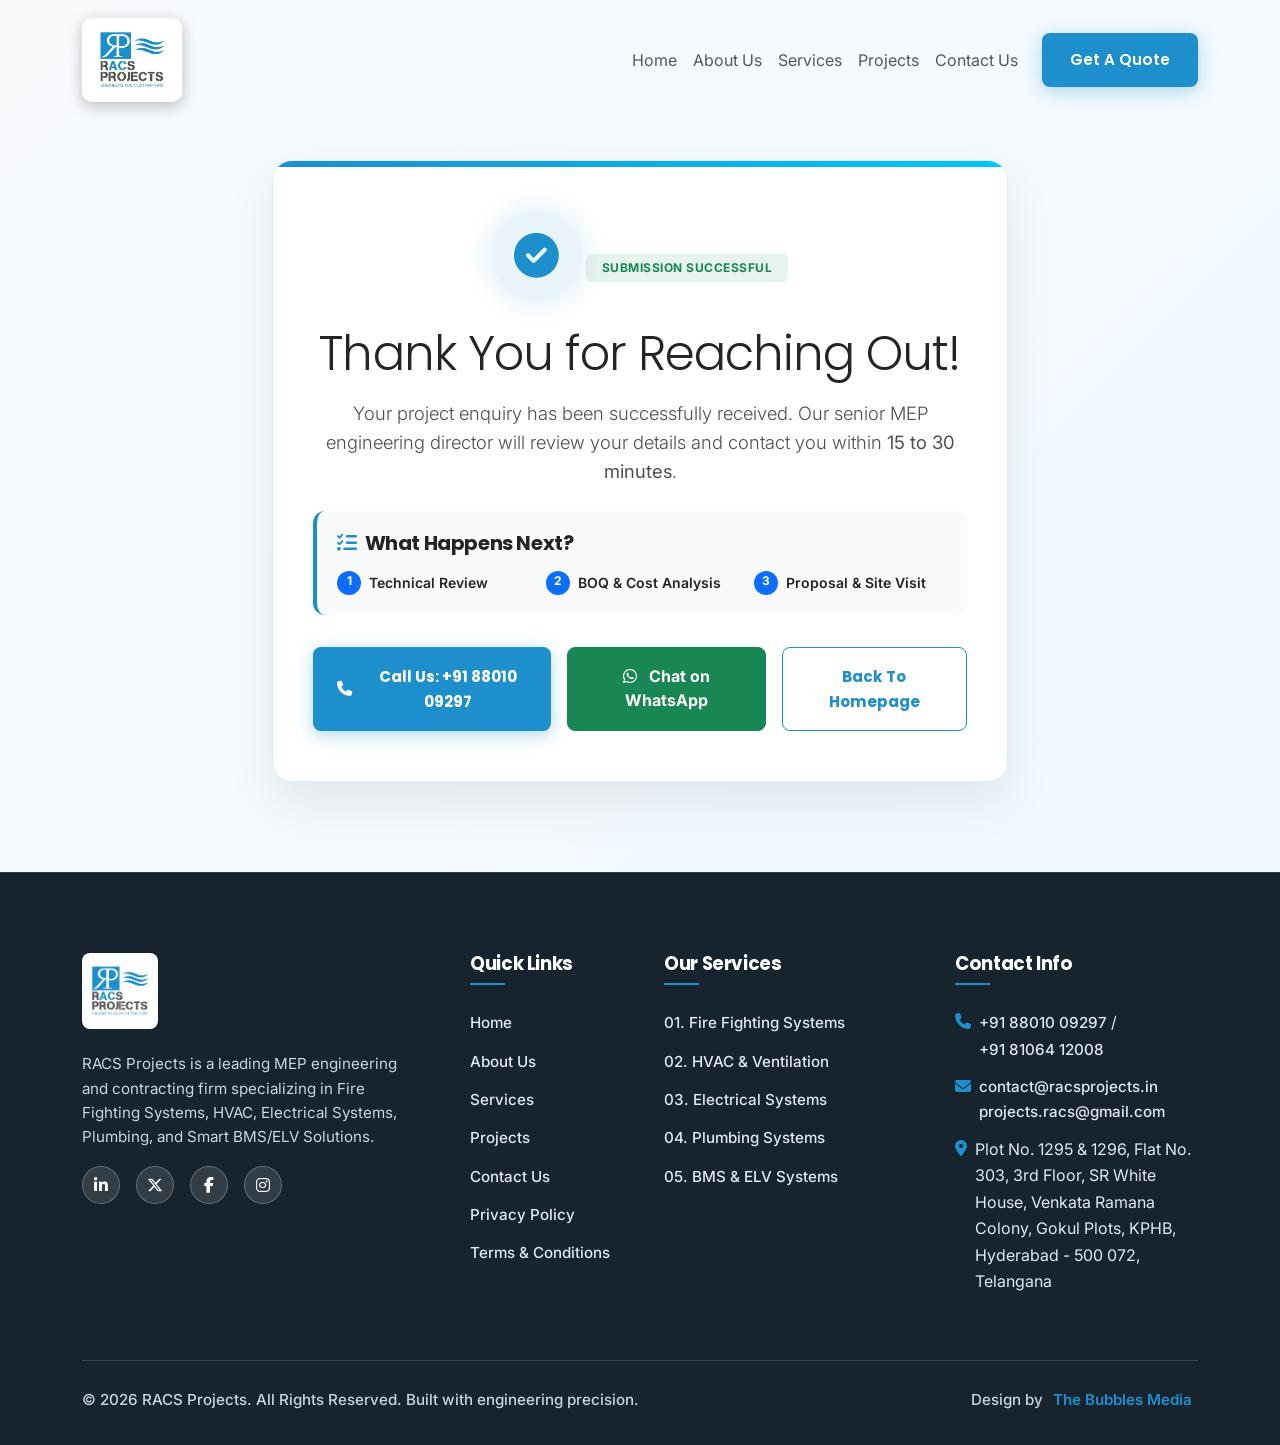
<file: thankyou.html>
<!DOCTYPE html>
<html lang="en">
<head>
  <meta charset="UTF-8">
  <meta name="viewport" content="width=device-width, initial-scale=1.0">
  <title>Thank You | RACS Projects - MEP Engineering</title>
  <meta name="description" content="Thank you for contacting RACS Projects. Your enquiry has been received and our engineering team will get back to you shortly.">
  <meta name="author" content="RACS Projects">
  <meta name="robots" content="noindex, follow">
  <link rel="canonical" href="https://racsprojects.com/thankyou.html">

  <!-- Favicon & Touch Icon -->
  <link rel="icon" type="image/png" href="assets/images/logo.png">
  <link rel="shortcut icon" type="image/png" href="assets/images/logo.png">
  <link rel="apple-touch-icon" href="assets/images/logo.png">

  <!-- Google Tag Manager -->
  <script>(function(w,d,s,l,i){w[l]=w[l]||[];w[l].push({'gtm.start':
  new Date().getTime(),event:'gtm.js'});var f=d.getElementsByTagName(s)[0],
  j=d.createElement(s),dl=l!='dataLayer'?'&l='+l:'';j.async=true;j.src=
  'https://www.googletagmanager.com/gtm.js?id='+i+dl;f.parentNode.insertBefore(j,f);
  })(window,document,'script','dataLayer','GTM-TD3SQTVT');</script>
  <!-- End Google Tag Manager -->

  <!-- Google tag (gtag.js) -->
  <script async src="https://www.googletagmanager.com/gtag/js?id=G-G542EDHJNM"></script>
  <script>
    window.dataLayer = window.dataLayer || [];
    function gtag(){dataLayer.push(arguments);}
    gtag('js', new Date());

    gtag('config', 'G-G542EDHJNM');
  </script>

  <!-- Google Fonts -->
  <link rel="preconnect" href="https://fonts.googleapis.com">
  <link rel="preconnect" href="https://fonts.gstatic.com" crossorigin>
  <link href="https://fonts.googleapis.com/css2?family=Inter:wght@300;400;500;600;700&family=Poppins:wght@400;500;600;700;800&display=swap" rel="stylesheet">

  <!-- Bootstrap 5 CSS -->
  <link href="https://cdn.jsdelivr.net/npm/bootstrap@5.3.3/dist/css/bootstrap.min.css" rel="stylesheet">
  
  <!-- Font Awesome Icons -->
  <link rel="stylesheet" href="https://cdnjs.cloudflare.com/ajax/libs/font-awesome/6.5.1/css/all.min.css">

  <!-- Custom Stylesheet -->
  <link rel="stylesheet" href="css/style.css">

  <style>
    .thankyou-wrapper {
      min-height: 80vh;
      display: flex;
      align-items: center;
      padding: 160px 0 90px;
      background: linear-gradient(135deg, #F8FAFC 0%, #F0F9FF 100%);
    }

    .thankyou-card {
      background: #FFFFFF;
      border-radius: 20px;
      padding: 50px 40px;
      box-shadow: 0 20px 50px rgba(0, 0, 0, 0.08);
      border: 1px solid rgba(29, 143, 205, 0.15);
      position: relative;
      overflow: hidden;
    }

    .thankyou-card::before {
      content: '';
      position: absolute;
      top: 0;
      left: 0;
      right: 0;
      height: 6px;
      background: linear-gradient(90deg, #1D8FCD, #00C6FF);
    }

    .success-icon-badge {
      width: 90px;
      height: 90px;
      background: rgba(29, 143, 205, 0.1);
      color: var(--brand-blue);
      border-radius: 50%;
      display: inline-flex;
      align-items: center;
      justify-content: center;
      font-size: 2.8rem;
      margin-bottom: 24px;
      box-shadow: 0 0 30px rgba(29, 143, 205, 0.2);
      animation: pulseCheck 2s infinite alternate ease-in-out;
    }

    @keyframes pulseCheck {
      0% {
        transform: scale(1);
        box-shadow: 0 0 20px rgba(29, 143, 205, 0.2);
      }
      100% {
        transform: scale(1.08);
        box-shadow: 0 0 35px rgba(29, 143, 205, 0.4);
      }
    }

    .next-step-box {
      background: #F8FAFC;
      border-radius: 12px;
      padding: 20px;
      border-left: 4px solid var(--brand-blue);
    }
  </style>
</head>
<body>
  <!-- Google Tag Manager (noscript) -->
  <noscript><iframe src="https://www.googletagmanager.com/ns.html?id=GTM-TD3SQTVT"
  height="0" width="0" style="display:none;visibility:hidden"></iframe></noscript>
  <!-- End Google Tag Manager (noscript) -->

  <!-- ==========================================
       NAVIGATION BAR
       ========================================== -->
  <nav class="navbar navbar-expand-lg navbar-racs">
    <div class="container">
      <a class="navbar-brand navbar-brand-racs" href="index.html">
        <img src="assets/images/logo.png" alt="RACS Projects Logo" class="brand-logo-img">
      </a>
      <button class="navbar-toggler navbar-toggler-racs" type="button" data-bs-toggle="collapse" data-bs-target="#navbarContent" aria-controls="navbarContent" aria-expanded="false" aria-label="Toggle navigation">
        <i class="fa-solid fa-bars"></i>
      </button>

      <div class="collapse navbar-collapse" id="navbarContent">
        <ul class="navbar-nav ms-auto mb-2 mb-lg-0 navbar-nav-racs">
          <li class="nav-item">
            <a class="nav-link" href="index.html">Home</a>
          </li>
          <li class="nav-item">
            <a class="nav-link" href="about.html">About Us</a>
          </li>
          <li class="nav-item">
            <a class="nav-link" href="services.html">Services</a>
          </li>
          <li class="nav-item">
            <a class="nav-link" href="projects.html">Projects</a>
          </li>
          <li class="nav-item">
            <a class="nav-link" href="contact.html">Contact Us</a>
          </li>
        </ul>
        <div class="ms-lg-3">
          <a href="contact.html" class="btn-racs btn-racs-primary">Get a Quote</a>
        </div>
      </div>
    </div>
  </nav>

  <!-- ==========================================
       THANK YOU CONTENT WRAPPER
       ========================================== -->
  <section class="thankyou-wrapper">
    <div class="container">
      <div class="row justify-content-center">
        <div class="col-lg-8 col-md-10 text-center">
          
          <div class="thankyou-card reveal-on-scroll">
            <div class="success-icon-badge">
              <i class="fa-solid fa-circle-check"></i>
            </div>

            <span class="badge bg-success bg-opacity-10 text-success px-3 py-2 fw-bold text-uppercase mb-3" style="letter-spacing: 0.5px;">
              Submission Successful
            </span>

            <h1 class="display-5 fw-extrabold text-dark mb-3">Thank You for Reaching Out!</h1>
            
            <p class="lead text-muted-custom mb-4" style="font-size: 1.15rem; line-height: 1.6;">
              Your project enquiry has been successfully received. Our senior MEP engineering director will review your details and contact you within <strong>15 to 30 minutes</strong>.
            </p>

            <!-- What Happens Next Box -->
            <div class="next-step-box text-start mb-4">
              <h5 class="fw-bold text-dark mb-3"><i class="fa-solid fa-list-check me-2 text-accent-blue"></i>What Happens Next?</h5>
              <div class="row g-3">
                <div class="col-md-4">
                  <div class="d-flex align-items-center gap-2">
                    <span class="badge bg-primary rounded-circle" style="width: 24px; height: 24px;">1</span>
                    <span class="small fw-semibold text-dark">Technical Review</span>
                  </div>
                </div>
                <div class="col-md-4">
                  <div class="d-flex align-items-center gap-2">
                    <span class="badge bg-primary rounded-circle" style="width: 24px; height: 24px;">2</span>
                    <span class="small fw-semibold text-dark">BOQ &amp; Cost Analysis</span>
                  </div>
                </div>
                <div class="col-md-4">
                  <div class="d-flex align-items-center gap-2">
                    <span class="badge bg-primary rounded-circle" style="width: 24px; height: 24px;">3</span>
                    <span class="small fw-semibold text-dark">Proposal &amp; Site Visit</span>
                  </div>
                </div>
              </div>
            </div>

            <!-- Fast Action CTAs -->
            <div class="d-flex flex-column flex-sm-row justify-content-center gap-3 pt-2">
              <a href="tel:+918801009297" class="btn-racs btn-racs-primary px-4 py-3 fw-bold">
                <i class="fa-solid fa-phone me-2"></i> Call Us: +91 88010 09297
              </a>
              <a href="https://wa.me/918801009297?text=Hi%20RACS%20Projects,%20I%20just%20submitted%20an%20enquiry%20form." target="_blank" class="btn btn-success px-4 py-3 fw-bold rounded-3">
                <i class="fa-brands fa-whatsapp me-2"></i> Chat on WhatsApp
              </a>
              <a href="index.html" class="btn-racs btn-racs-outline px-4 py-3 fw-bold">
                Back to Homepage
              </a>
            </div>
          </div>

        </div>
      </div>
    </div>
  </section>

  <!-- ==========================================
       FOOTER
       ========================================== -->
  <footer class="footer-racs">
    <div class="container">
      <div class="row g-5">
        <!-- Col 1: Brand Info -->
        <div class="col-lg-4 col-md-6">
          <a href="index.html" class="d-inline-block mb-3 bg-white p-2 rounded-3">
            <img src="assets/images/logo.png" alt="RACS Projects Logo" class="brand-logo-img" style="height: 60px;">
          </a>
          <p class="small text-muted-custom mb-3">
            RACS Projects is a leading MEP engineering and contracting firm specializing in Fire Fighting Systems, HVAC, Electrical Systems, Plumbing, and Smart BMS/ELV Solutions.
          </p>
          <div class="d-flex gap-2">
            <a href="#" class="social-icon-btn" aria-label="LinkedIn"><i class="fa-brands fa-linkedin-in"></i></a>
            <a href="#" class="social-icon-btn" aria-label="Twitter"><i class="fa-brands fa-x-twitter"></i></a>
            <a href="#" class="social-icon-btn" aria-label="Facebook"><i class="fa-brands fa-facebook-f"></i></a>
            <a href="#" class="social-icon-btn" aria-label="Instagram"><i class="fa-brands fa-instagram"></i></a>
          </div>
        </div>

        <!-- Col 2: Quick Links -->
        <div class="col-lg-2 col-md-6">
          <h5 class="footer-title">Quick Links</h5>
          <ul class="footer-links ps-0">
            <li><a href="index.html">Home</a></li>
            <li><a href="about.html">About Us</a></li>
            <li><a href="services.html">Services</a></li>
            <li><a href="projects.html">Projects</a></li>
            <li><a href="contact.html">Contact Us</a></li>
            <li><a href="privacy-policy.html">Privacy Policy</a></li>
            <li><a href="terms-and-conditions.html">Terms &amp; Conditions</a></li>
          </ul>
        </div>

        <!-- Col 3: Services Sequence -->
        <div class="col-lg-3 col-md-6">
          <h5 class="footer-title">Our Services</h5>
          <ul class="footer-links ps-0">
            <li><a href="services.html#fire-fighting">01. Fire Fighting Systems</a></li>
            <li><a href="services.html#hvac">02. HVAC &amp; Ventilation</a></li>
            <li><a href="services.html#electrical-systems">03. Electrical Systems</a></li>
            <li><a href="services.html#plumbing">04. Plumbing Systems</a></li>
            <li><a href="services.html#bms-elv">05. BMS &amp; ELV Systems</a></li>
          </ul>
        </div>

        <!-- Col 4: Contact Info -->
        <div class="col-lg-3 col-md-6">
          <h5 class="footer-title">Contact Info</h5>
          <ul class="footer-links ps-0">
            <li class="d-flex gap-2">
              <i class="fa-solid fa-phone text-accent-cyan mt-1"></i>
              <span><a href="tel:+918801009297" class="p-0">+91 88010 09297</a> / <a href="tel:+918106412008" class="p-0">+91 81064 12008</a></span>
            </li>
            <li class="d-flex gap-2">
              <i class="fa-solid fa-envelope text-accent-cyan mt-1"></i>
              <div class="d-flex flex-column">
                <a href="mailto:contact@racsprojects.in" class="p-0">contact@racsprojects.in</a>
                <a href="mailto:projects.racs@gmail.com" class="p-0">projects.racs@gmail.com</a>
              </div>
            </li>
            <li class="d-flex gap-2">
              <i class="fa-solid fa-location-dot text-accent-cyan mt-1"></i>
              <span>Plot No. 1295 &amp; 1296, Flat No. 303, 3rd Floor, SR White House, Venkata Ramana Colony, Gokul Plots, KPHB, Hyderabad - 500 072, Telangana</span>
            </li>
          </ul>
        </div>
      </div>

      <div class="footer-bottom d-flex flex-column flex-md-row align-items-center justify-content-between gap-2 text-center text-md-start">
        <p class="mb-0">© 2026 RACS Projects. All Rights Reserved. Built with engineering precision.</p>
        <p class="mb-0">Design by <a href="https://thebubblesmedia.com/" target="_blank" rel="noopener noreferrer" class="bubbles-media-link">The Bubbles Media</a></p>
      </div>
    </div>
  </footer>

  <!-- Bootstrap 5 JS Bundle -->
  <script src="https://cdn.jsdelivr.net/npm/bootstrap@5.3.3/dist/js/bootstrap.bundle.min.js"></script>

  <!-- Custom Script -->
  <script src="js/script.js"></script>
</body>
</html>
</file>
<file: css/style.css>
/* ==========================================================================
   RACS PROJECTS - MEP Engineering & Contracting
   Main Stylesheet (Strict Brand Colors: #1D8FCD, #4E4E4E, #17232D, #000000, #FFFFFF)
   ========================================================================== */

/* --------------------------------------------------------------------------
   01. DESIGN TOKENS & VARIABLES
   -------------------------------------------------------------------------- */
:root {
  --font-heading: 'Poppins', -apple-system, BlinkMacSystemFont, 'Segoe UI', Roboto, sans-serif;
  --font-body: 'Inter', -apple-system, BlinkMacSystemFont, 'Segoe UI', Roboto, sans-serif;

  /* Official Brand Palette from RACS Projects Logo */
  --brand-blue: #1D8FCD;
  --brand-blue-hover: #1573a6;
  --brand-blue-light: rgba(29, 143, 205, 0.1);
  --brand-blue-glow: rgba(29, 143, 205, 0.35);

  --brand-charcoal: #4E4E4E;
  --brand-navy-dark: #17232D;
  --brand-black: #000000;
  --brand-white: #FFFFFF;

  /* Light Theme Background Tokens */
  --bg-light: #FFFFFF;
  --bg-light-gray: #F8FAFC;
  --bg-alt-gray: #F1F5F9;

  /* Borders & Shadows */
  --border-light: #E2E8F0;
  --border-accent: rgba(29, 143, 205, 0.3);
  --border-dark: rgba(255, 255, 255, 0.12);

  /* Legacy Compatibility Aliases */
  --accent-blue-500: var(--brand-blue);
  --accent-blue-600: var(--brand-blue-hover);
  --accent-cyan: var(--brand-blue);
  --accent-amber: var(--brand-blue);

  /* Typography Colors */
  --text-dark: #17232D;
  --text-body: #4E4E4E;
  --text-muted: #64748B;
  --text-bright: #FFFFFF;

  /* Spacing & Transitions */
  --transition-fast: all 0.25s cubic-bezier(0.16, 1, 0.3, 1);
  --transition-normal: all 0.4s cubic-bezier(0.16, 1, 0.3, 1);
  --radius-sm: 8px;
  --radius-md: 14px;
  --radius-lg: 20px;
  --radius-full: 9999px;
  
  --shadow-subtle: 0 10px 30px -10px rgba(23, 35, 45, 0.08);
  --shadow-glow: 0 0 25px rgba(29, 143, 205, 0.25);
}

/* --------------------------------------------------------------------------
   02. RESET & BASE STYLES
   -------------------------------------------------------------------------- */
* {
  margin: 0;
  padding: 0;
  box-sizing: border-box;
}

html {
  scroll-behavior: smooth;
  font-size: 16px;
  overflow-x: hidden;
  max-width: 100%;
}

body {
  font-family: var(--font-body);
  background-color: var(--bg-light);
  color: var(--text-body);
  line-height: 1.65;
  overflow-x: hidden;
  max-width: 100%;
  -webkit-font-smoothing: antialiased;
}

h1, h2, h3, h4, h5, h6 {
  font-family: var(--font-heading);
  color: var(--brand-navy-dark);
  font-weight: 700;
  letter-spacing: -0.02em;
}

.bg-surface-dark h1,
.bg-surface-dark h2,
.bg-surface-dark h3,
.bg-surface-dark h4,
.bg-surface-dark h5,
.bg-surface-dark h6,
.hero-racs h1,
.footer-racs h5 {
  color: var(--brand-white);
}

a {
  color: var(--brand-blue);
  text-decoration: none;
  transition: var(--transition-fast);
}

a:hover {
  color: var(--brand-blue-hover);
}

img {
  max-width: 100%;
  height: auto;
  display: block;
}

/* --------------------------------------------------------------------------
   03. TYPOGRAPHY & UTILITIES
   -------------------------------------------------------------------------- */
.text-accent-blue,
.text-accent-cyan,
.text-accent-amber {
  color: var(--brand-blue) !important;
}

.text-muted-custom {
  color: var(--brand-charcoal) !important;
}

.section-tag,
.section-tag-amber {
  display: inline-flex;
  align-items: center;
  gap: 8px;
  padding: 6px 18px;
  border-radius: var(--radius-full);
  background: var(--brand-blue-light);
  border: 1px solid var(--border-accent);
  color: var(--brand-blue);
  font-size: 0.85rem;
  font-weight: 600;
  text-transform: uppercase;
  letter-spacing: 0.08em;
  margin-bottom: 1rem;
}

.section-title {
  font-size: clamp(2rem, 4vw, 3rem);
  line-height: 1.2;
  margin-bottom: 1rem;
  color: var(--brand-navy-dark);
}

.section-subtitle {
  font-size: 1.125rem;
  color: var(--brand-charcoal);
  max-width: 680px;
}

.bg-surface-dark {
  background-color: var(--brand-navy-dark) !important;
  color: var(--brand-white);
}

.bg-surface-slate {
  background-color: var(--bg-light-gray) !important;
}

/* --------------------------------------------------------------------------
   04. BUTTONS & INTERACTIVE ELEMENTS
   -------------------------------------------------------------------------- */
.btn-racs {
  display: inline-flex;
  align-items: center;
  justify-content: center;
  gap: 10px;
  padding: 14px 28px;
  font-family: var(--font-heading);
  font-weight: 600;
  font-size: 0.95rem;
  border-radius: var(--radius-sm);
  transition: var(--transition-normal);
  cursor: pointer;
  border: none;
  text-transform: capitalize;
}

.btn-racs-primary,
.btn-racs-amber {
  background-color: var(--brand-blue) !important;
  color: var(--brand-white) !important;
  box-shadow: 0 4px 18px var(--brand-blue-glow);
}

.btn-racs-primary:hover,
.btn-racs-amber:hover {
  background-color: var(--brand-blue-hover) !important;
  color: var(--brand-white) !important;
  transform: translateY(-2px);
  box-shadow: 0 8px 25px var(--brand-blue-glow);
}

.btn-racs-outline {
  background: transparent;
  color: var(--brand-blue);
  border: 1px solid var(--brand-blue);
}

.hero-racs .btn-racs-outline,
.bg-surface-dark .btn-racs-outline {
  color: var(--brand-white);
  border-color: rgba(255, 255, 255, 0.3);
  background: rgba(255, 255, 255, 0.05);
}

.btn-racs-outline:hover {
  background: var(--brand-blue);
  border-color: var(--brand-blue);
  color: var(--brand-white);
  transform: translateY(-2px);
}

.btn-sm-custom {
  padding: 8px 18px;
  font-size: 0.875rem;
}

/* --------------------------------------------------------------------------
   05. NAVIGATION BAR
   -------------------------------------------------------------------------- */
.navbar-racs {
  position: fixed;
  top: 0;
  left: 0;
  width: 100%;
  z-index: 1050;
  padding: 18px 0;
  transition: var(--transition-normal);
  background: transparent;
}

.navbar-racs.scrolled {
  padding: 12px 0;
  background: var(--brand-navy-dark);
  border-bottom: 1px solid var(--border-dark);
  box-shadow: var(--shadow-subtle);
}

.navbar-brand-racs {
  display: inline-flex;
  align-items: center;
  justify-content: center;
  background: #ffffff;
  padding: 8px 16px;
  border-radius: 10px;
  box-shadow: 0 4px 15px rgba(0, 0, 0, 0.25);
  transition: var(--transition-fast);
}

.navbar-brand-racs:hover {
  transform: translateY(-2px);
  box-shadow: 0 6px 20px rgba(29, 143, 205, 0.4);
}

.brand-logo-img {
  height: 68px;
  width: auto;
  max-width: 340px;
  object-fit: contain;
  transition: var(--transition-fast);
}

.footer-racs .brand-logo-img {
  height: 78px;
  max-width: 380px;
}

.nav-link-racs {
  font-family: var(--font-heading);
  font-size: 0.95rem;
  font-weight: 500;
  color: rgba(255, 255, 255, 0.9) !important;
  padding: 8px 16px !important;
  position: relative;
  transition: var(--transition-fast);
}

.nav-link-racs:hover,
.nav-link-racs.active {
  color: var(--brand-blue) !important;
}

.nav-link-racs.active::after {
  content: '';
  position: absolute;
  bottom: 0;
  left: 16px;
  right: 16px;
  height: 2px;
  background: var(--brand-blue);
  border-radius: 2px;
  box-shadow: 0 0 8px var(--brand-blue);
}

.navbar-toggler-racs {
  border: 1px solid var(--border-dark);
  color: var(--brand-white);
  padding: 8px 12px;
  border-radius: var(--radius-sm);
  background: rgba(255, 255, 255, 0.08);
}

@media (max-width: 991.98px) {
  .navbar-collapse {
    background: var(--brand-navy-dark);
    border-radius: var(--radius-md);
    padding: 20px;
    margin-top: 15px;
    border: 1px solid var(--border-dark);
    box-shadow: var(--shadow-subtle);
  }
}

/* --------------------------------------------------------------------------
   06. HERO SECTION
   -------------------------------------------------------------------------- */
.hero-racs {
  position: relative;
  min-height: 92vh;
  display: flex;
  align-items: center;
  padding-top: 150px;
  padding-bottom: 90px;
  background-size: cover;
  background-position: center center;
  background-repeat: no-repeat;
  overflow: hidden;
}

.hero-carousel {
  position: relative;
  min-height: 92vh;
  overflow: hidden;
}

.hero-carousel .carousel-inner,
.hero-carousel .carousel-item {
  height: 100%;
  min-height: 92vh;
}

.hero-carousel .carousel-item {
  background-size: cover;
  background-position: center center;
  background-repeat: no-repeat;
}

.hero-carousel-content {
  position: absolute;
  inset: 0;
  display: flex;
  align-items: center;
  padding-top: 150px;
  padding-bottom: 90px;
  z-index: 3;
}

.hero-overlay {
  position: absolute;
  inset: 0;
  background: linear-gradient(
    90deg,
    rgba(15, 23, 35, 0.85) 0%,
    rgba(15, 23, 35, 0.70) 45%,
    rgba(15, 23, 35, 0.35) 75%,
    rgba(15, 23, 35, 0.10) 100%
  );
  z-index: 1;
}

.hero-content {
  position: relative;
  z-index: 2;
}

.hero-racs .section-tag {
  background: rgba(29, 143, 205, 0.3);
  border: 1px solid #1D8FCD;
  color: #FFFFFF !important;
  font-weight: 700;
  text-shadow: 0 1px 4px rgba(0, 0, 0, 0.6);
  box-shadow: 0 2px 10px rgba(0, 0, 0, 0.3);
}

.hero-title {
  font-size: clamp(2.4rem, 4.8vw, 3.8rem);
  font-weight: 800;
  line-height: 1.15;
  margin-bottom: 1.25rem;
  color: #FFFFFF !important;
  text-shadow: 0 2px 12px rgba(0, 0, 0, 0.8);
}

.hero-subtitle {
  font-size: clamp(1.05rem, 1.8vw, 1.25rem);
  color: #FFFFFF !important;
  max-width: 580px;
  margin-bottom: 2rem;
  font-weight: 500;
  line-height: 1.6;
  text-shadow: 0 2px 10px rgba(0, 0, 0, 0.85);
}

.hero-racs .btn-racs-primary {
  background-color: #1D8FCD !important;
  color: #FFFFFF !important;
  font-weight: 700;
  box-shadow: 0 4px 20px rgba(29, 143, 205, 0.5);
}

.hero-racs .btn-racs-outline {
  color: #FFFFFF !important;
  border-color: #FFFFFF !important;
  background: rgba(255, 255, 255, 0.18) !important;
  backdrop-filter: blur(8px);
  font-weight: 600;
  text-shadow: 0 1px 3px rgba(0, 0, 0, 0.5);
}

.hero-racs .btn-racs-outline:hover {
  background: #1D8FCD !important;
  border-color: #1D8FCD !important;
  color: #FFFFFF !important;
}

.hero-stats-badge {
  display: flex;
  align-items: center;
  gap: 15px;
  padding: 12px 22px;
  background: rgba(15, 23, 35, 0.8);
  backdrop-filter: blur(12px);
  border: 1px solid rgba(255, 255, 255, 0.3);
  border-radius: var(--radius-md);
  margin-top: 2rem;
  max-width: max-content;
  box-shadow: 0 4px 20px rgba(0, 0, 0, 0.5);
}

.hero-stats-badge i {
  color: #1D8FCD !important;
}

.hero-stats-badge span {
  color: #FFFFFF !important;
  font-weight: 600;
  text-shadow: 0 1px 3px rgba(0, 0, 0, 0.6);
}

/* --------------------------------------------------------------------------
   07. CARDS & GRID COMPONENTS
   -------------------------------------------------------------------------- */
.racs-card {
  background: var(--brand-white);
  border: 1px solid var(--border-light);
  border-radius: var(--radius-md);
  padding: 32px;
  transition: var(--transition-normal);
  height: 100%;
  position: relative;
  overflow: hidden;
  box-shadow: var(--shadow-subtle);
}

.bg-surface-dark .racs-card {
  background: rgba(255, 255, 255, 0.05);
  border-color: var(--border-dark);
}

.racs-card:hover {
  border-color: var(--brand-blue);
  transform: translateY(-6px);
  box-shadow: var(--shadow-glow);
}

.card-number {
  font-family: var(--font-heading);
  font-size: 2.5rem;
  font-weight: 800;
  color: rgba(23, 35, 45, 0.08);
  position: absolute;
  top: 20px;
  right: 25px;
  transition: var(--transition-fast);
}

.bg-surface-dark .card-number {
  color: rgba(255, 255, 255, 0.08);
}

.racs-card:hover .card-number {
  color: rgba(29, 143, 205, 0.25);
}

.icon-box,
.icon-box-amber {
  width: 60px;
  height: 60px;
  border-radius: 12px;
  background: var(--brand-blue-light);
  border: 1px solid var(--border-accent);
  color: var(--brand-blue);
  display: flex;
  align-items: center;
  justify-content: center;
  font-size: 1.6rem;
  margin-bottom: 1.5rem;
  transition: var(--transition-normal);
}

.racs-card:hover .icon-box,
.racs-card:hover .icon-box-amber {
  background: var(--brand-blue);
  color: var(--brand-white);
  box-shadow: 0 0 20px var(--brand-blue-glow);
}

.feature-point {
  display: flex;
  align-items: center;
  gap: 12px;
  font-size: 1rem;
  color: var(--brand-charcoal);
  font-weight: 500;
}

.feature-point i {
  color: var(--brand-blue);
  font-size: 1.1rem;
}

/* --------------------------------------------------------------------------
   08. SERVICES SPECIFIC STYLES
   -------------------------------------------------------------------------- */
.service-pill-list {
  display: flex;
  flex-wrap: wrap;
  gap: 10px;
  margin-top: 1.2rem;
}

.service-pill {
  font-size: 0.85rem;
  padding: 6px 14px;
  border-radius: var(--radius-full);
  background: var(--bg-light-gray);
  border: 1px solid var(--border-light);
  color: var(--brand-charcoal);
  transition: var(--transition-fast);
}

.bg-surface-dark .service-pill {
  background: rgba(255, 255, 255, 0.08);
  border-color: rgba(255, 255, 255, 0.12);
  color: rgba(255, 255, 255, 0.85);
}

.racs-card:hover .service-pill {
  border-color: var(--brand-blue);
  color: var(--brand-blue);
}

.service-detail-section {
  padding: 80px 0;
  border-bottom: 1px solid var(--border-light);
}

.service-img-wrapper {
  position: relative;
  border-radius: var(--radius-lg);
  overflow: hidden;
  border: 1px solid var(--border-light);
  box-shadow: var(--shadow-subtle);
}

.service-img-wrapper img {
  width: 100%;
  height: 420px;
  object-fit: cover;
  transition: var(--transition-normal);
}

.service-img-wrapper:hover img {
  transform: scale(1.04);
}

.service-img-overlay {
  position: absolute;
  inset: 0;
  background: linear-gradient(180deg, transparent 50%, rgba(23, 35, 45, 0.6) 100%);
}

/* --------------------------------------------------------------------------
   09. PROJECTS PORTFOLIO STYLES
   -------------------------------------------------------------------------- */
.filter-container {
  display: flex;
  flex-wrap: wrap;
  justify-content: center;
  gap: 10px;
  margin-bottom: 3rem;
}

.filter-btn {
  background: var(--bg-light-gray);
  border: 1px solid var(--border-light);
  color: var(--brand-charcoal);
  padding: 10px 22px;
  border-radius: var(--radius-full);
  font-family: var(--font-heading);
  font-size: 0.9rem;
  font-weight: 500;
  cursor: pointer;
  transition: var(--transition-fast);
}

.filter-btn:hover,
.filter-btn.active {
  background: var(--brand-blue);
  border-color: var(--brand-blue);
  color: var(--brand-white);
  box-shadow: 0 4px 15px var(--brand-blue-glow);
}

.project-card {
  border-radius: var(--radius-md);
  background: var(--brand-white);
  border: 1px solid var(--border-light);
  overflow: hidden;
  transition: var(--transition-normal);
  height: 100%;
  box-shadow: var(--shadow-subtle);
}

.project-card:hover {
  transform: translateY(-8px);
  border-color: var(--brand-blue);
  box-shadow: var(--shadow-glow);
}

.project-img-box {
  position: relative;
  height: 240px;
  overflow: hidden;
}

.project-img-box img {
  width: 100%;
  height: 100%;
  object-fit: cover;
  transition: var(--transition-normal);
}

.project-card:hover .project-img-box img {
  transform: scale(1.08);
}

.project-category-badge {
  position: absolute;
  top: 15px;
  left: 15px;
  background: var(--brand-navy-dark);
  border: 1px solid var(--brand-blue);
  color: var(--brand-white);
  font-size: 0.78rem;
  font-weight: 600;
  padding: 4px 12px;
  border-radius: var(--radius-full);
  text-transform: uppercase;
}

.project-body {
  padding: 24px;
}

.project-location {
  font-size: 0.85rem;
  color: var(--brand-charcoal);
  display: flex;
  align-items: center;
  gap: 6px;
  margin-bottom: 8px;
}

.project-title {
  font-size: 1.25rem;
  color: var(--brand-navy-dark);
  margin-bottom: 12px;
}

.project-desc {
  font-size: 0.92rem;
  color: var(--brand-charcoal);
  margin-bottom: 16px;
}

/* --------------------------------------------------------------------------
   10. STATS & PROCESS TIMELINE
   -------------------------------------------------------------------------- */
.stats-section {
  background: var(--brand-navy-dark);
  border-top: 1px solid var(--border-dark);
  border-bottom: 1px solid var(--border-dark);
  padding: 70px 0;
  color: var(--brand-white);
}

.stat-item {
  text-align: center;
  padding: 20px;
}

.stat-number {
  font-family: var(--font-heading);
  font-size: clamp(2.8rem, 4vw, 3.8rem);
  font-weight: 800;
  color: var(--brand-white);
  line-height: 1;
  margin-bottom: 10px;
}

.stat-label {
  font-size: 1rem;
  color: rgba(255, 255, 255, 0.85);
  font-weight: 500;
}

/* Process Steps */
.process-step {
  position: relative;
  padding: 30px 24px;
  background: var(--brand-white);
  border: 1px solid var(--border-light);
  border-radius: var(--radius-md);
  transition: var(--transition-normal);
  box-shadow: var(--shadow-subtle);
}

.process-step:hover {
  border-color: var(--brand-blue);
  transform: translateY(-4px);
}

.step-num {
  font-family: var(--font-heading);
  font-size: 1.05rem;
  font-weight: 700;
  color: var(--brand-blue);
  background: var(--brand-blue-light);
  display: inline-block;
  padding: 4px 14px;
  border-radius: var(--radius-full);
  margin-bottom: 15px;
}

/* --------------------------------------------------------------------------
   11. CONTACT FORM & MAP STYLES
   -------------------------------------------------------------------------- */
.racs-form-card {
  background: var(--brand-white);
  border: 1px solid var(--border-light);
  border-radius: var(--radius-lg);
  padding: 40px;
  box-shadow: var(--shadow-subtle);
}

.racs-input {
  background: var(--bg-light-gray) !important;
  border: 1px solid var(--border-light) !important;
  color: var(--brand-navy-dark) !important;
  border-radius: var(--radius-sm) !important;
  padding: 14px 18px !important;
  font-size: 0.95rem !important;
}

.racs-input:focus {
  border-color: var(--brand-blue) !important;
  box-shadow: 0 0 10px var(--brand-blue-glow) !important;
  background: #FFFFFF !important;
}

.racs-input::placeholder {
  color: #94A3B8;
}

.contact-info-box {
  display: flex;
  align-items: flex-start;
  gap: 20px;
  margin-bottom: 30px;
}

.contact-info-icon {
  width: 50px;
  height: 50px;
  border-radius: 12px;
  background: var(--brand-blue-light);
  border: 1px solid var(--border-accent);
  color: var(--brand-blue);
  display: flex;
  align-items: center;
  justify-content: center;
  font-size: 1.3rem;
  flex-shrink: 0;
}

.map-placeholder-box {
  border-radius: var(--radius-md);
  overflow: hidden;
  border: 1px solid var(--border-light);
  height: 380px;
  background: var(--bg-light-gray);
  position: relative;
}

.map-placeholder-box iframe {
  width: 100%;
  height: 100%;
  border: 0;
}

/* --------------------------------------------------------------------------
   12. FOOTER STYLES
   -------------------------------------------------------------------------- */
.footer-racs {
  background: var(--brand-navy-dark);
  border-top: 1px solid rgba(255, 255, 255, 0.12);
  padding-top: 80px;
  padding-bottom: 30px;
  color: #E2E8F0;
}

.footer-title {
  font-size: 1.15rem;
  font-weight: 700;
  color: #FFFFFF !important;
  margin-bottom: 1.5rem;
  position: relative;
  padding-bottom: 10px;
}

.footer-title::after {
  content: '';
  position: absolute;
  bottom: 0;
  left: 0;
  width: 35px;
  height: 2px;
  background: var(--brand-blue);
}

.footer-racs p {
  color: #CBD5E1 !important;
  font-size: 0.95rem;
  line-height: 1.6;
}

.footer-links {
  list-style: none;
}

.footer-links li {
  margin-bottom: 12px;
  color: #E2E8F0;
}

.footer-links a {
  color: #E2E8F0 !important;
  font-size: 0.95rem;
  font-weight: 500;
  display: inline-block;
  transition: var(--transition-fast);
}

.footer-links a:hover {
  color: #1D8FCD !important;
  transform: translateX(6px);
}

.social-icon-btn {
  width: 38px;
  height: 38px;
  border-radius: 50%;
  background: rgba(255, 255, 255, 0.12);
  border: 1px solid rgba(255, 255, 255, 0.25);
  color: #FFFFFF !important;
  display: inline-flex;
  align-items: center;
  justify-content: center;
  margin-right: 8px;
  transition: var(--transition-fast);
}

.social-icon-btn:hover {
  background: var(--brand-blue);
  color: #FFFFFF !important;
  border-color: var(--brand-blue);
  transform: translateY(-3px);
}

.footer-bottom {
  border-top: 1px solid rgba(255, 255, 255, 0.15);
  margin-top: 50px;
  padding-top: 25px;
  color: #CBD5E1 !important;
  font-size: 0.9rem;
  font-weight: 500;
}

.footer-bottom a {
  color: var(--brand-blue) !important;
  font-weight: 600;
  text-decoration: none;
  transition: var(--transition-fast);
}

.footer-bottom a:hover {
  color: #FFFFFF !important;
}

/* --------------------------------------------------------------------------
   THE BUBBLES MEDIA HOVER BUBBLE ANIMATION
   -------------------------------------------------------------------------- */
.bubbles-media-link {
  position: relative;
  display: inline-block;
  color: #1D8FCD !important;
  font-weight: 700;
  text-decoration: none;
  padding: 2px 6px;
  border-radius: 6px;
  transition: all 0.3s cubic-bezier(0.16, 1, 0.3, 1);
}

.bubbles-media-link:hover {
  color: #FFFFFF !important;
  background: rgba(29, 143, 205, 0.25);
  box-shadow: 0 0 15px rgba(29, 143, 205, 0.5);
  text-shadow: 0 0 8px rgba(255, 255, 255, 0.8);
}

.js-floating-bubble {
  position: absolute;
  bottom: 90%;
  border-radius: 50%;
  background: radial-gradient(circle at 35% 35%, rgba(255, 255, 255, 0.95), rgba(29, 143, 205, 0.75) 60%, rgba(29, 143, 205, 0.95));
  box-shadow: 0 0 8px rgba(29, 143, 205, 0.9), inset -1px -1px 3px rgba(255, 255, 255, 0.9);
  pointer-events: none;
  animation: spawnBubble 1.5s cubic-bezier(0.2, 0.8, 0.4, 1) forwards;
  z-index: 100;
}

@keyframes spawnBubble {
  0% {
    opacity: 0;
    transform: translateY(0) scale(0.3) rotate(0deg);
  }
  25% {
    opacity: 1;
    transform: translateY(-14px) scale(1.2) rotate(15deg);
  }
  75% {
    opacity: 0.85;
    transform: translateY(-32px) scale(1.35) translateX(6px) rotate(-15deg);
  }
  100% {
    opacity: 0;
    transform: translateY(-48px) scale(0.5) translateX(-6px) rotate(30deg);
  }
}

/* --------------------------------------------------------------------------
   13. ANIMATIONS & REVEAL CLASSES
   -------------------------------------------------------------------------- */
.reveal-on-scroll {
  opacity: 0;
  transform: translateY(30px);
  transition: all 0.8s cubic-bezier(0.16, 1, 0.3, 1);
}

.reveal-on-scroll.active {
  opacity: 1;
  transform: translateY(0);
}

/* --------------------------------------------------------------------------
   14. RESPONSIVE BREAKPOINTS
   -------------------------------------------------------------------------- */
@media (max-width: 991.98px) {
  .hero-racs {
    min-height: 85vh;
    padding-top: 130px;
    padding-bottom: 70px;
    background-position: center right;
  }

  .hero-overlay {
    background: linear-gradient(
      180deg,
      rgba(23, 35, 45, 0.95) 0%,
      rgba(23, 35, 45, 0.88) 60%,
      rgba(23, 35, 45, 0.75) 100%
    );
  }
}

@media (max-width: 767.98px) {
  .hero-racs {
    min-height: 80vh;
    padding-top: 115px;
    padding-bottom: 50px;
    text-align: left;
    background-position: center right;
  }

  .hero-stats-badge {
    margin-left: 0;
    margin-right: 0;
    flex-wrap: wrap;
  }

  .section-title {
    font-size: 1.85rem;
  }

  .racs-card {
    padding: 24px;
  }
}

/* --------------------------------------------------------------------------
   15. FLOATING WHATSAPP BUTTON
   -------------------------------------------------------------------------- */
.whatsapp-float-btn {
  position: fixed;
  bottom: 28px;
  right: 28px;
  width: 60px;
  height: 60px;
  background: linear-gradient(135deg, #25D366 0%, #128C7E 100%);
  color: #ffffff !important;
  border-radius: 50%;
  text-align: center;
  font-size: 32px;
  box-shadow: 0 8px 24px rgba(37, 211, 102, 0.45);
  z-index: 9999;
  display: flex;
  align-items: center;
  justify-content: center;
  text-decoration: none !important;
  transition: all 0.3s cubic-bezier(0.175, 0.885, 0.32, 1.275);
  animation: whatsappPulse 2.5s infinite;
}

.whatsapp-float-btn:hover {
  transform: scale(1.12) rotate(6deg);
  box-shadow: 0 12px 30px rgba(37, 211, 102, 0.6);
  color: #ffffff !important;
}

.whatsapp-float-btn .whatsapp-tooltip {
  position: absolute;
  right: 72px;
  background: #17232D;
  color: #ffffff;
  font-family: var(--font-body);
  font-size: 0.82rem;
  font-weight: 600;
  padding: 6px 14px;
  border-radius: 20px;
  white-space: nowrap;
  opacity: 0;
  visibility: hidden;
  transform: translateX(10px);
  transition: all 0.3s ease;
  box-shadow: 0 4px 15px rgba(0, 0, 0, 0.2);
  pointer-events: none;
}

.whatsapp-float-btn:hover .whatsapp-tooltip {
  opacity: 1;
  visibility: visible;
  transform: translateX(0);
}

@keyframes whatsappPulse {
  0% {
    box-shadow: 0 0 0 0 rgba(37, 211, 102, 0.6);
  }
  70% {
    box-shadow: 0 0 0 16px rgba(37, 211, 102, 0);
  }
  100% {
    box-shadow: 0 0 0 0 rgba(37, 211, 102, 0);
  }
}

@media (max-width: 767.98px) {
  .whatsapp-float-btn {
    bottom: 20px;
    right: 20px;
    width: 54px;
    height: 54px;
    font-size: 28px;
  }
  .whatsapp-float-btn .whatsapp-tooltip {
    display: none;
  }
}

/* --------------------------------------------------------------------------
   16. LEGAL & POLICY PAGES STYLES
   -------------------------------------------------------------------------- */
.legal-toc-card {
  position: sticky;
  top: 110px;
  background: var(--bg-light);
  border: 1px solid var(--border-light);
  border-radius: var(--radius-md);
  padding: 24px;
  box-shadow: var(--shadow-subtle);
}

.legal-toc-title {
  font-size: 1.1rem;
  font-weight: 700;
  color: var(--brand-navy-dark);
  padding-bottom: 12px;
  margin-bottom: 16px;
  border-bottom: 2px solid var(--brand-blue-light);
  display: flex;
  align-items: center;
  gap: 10px;
}

.legal-toc-list {
  list-style: none;
  padding: 0;
  margin: 0;
  display: flex;
  flex-direction: column;
  gap: 6px;
}

.legal-toc-link {
  display: flex;
  align-items: center;
  gap: 10px;
  padding: 8px 12px;
  color: var(--brand-charcoal);
  font-size: 0.88rem;
  font-weight: 500;
  border-radius: var(--radius-sm);
  transition: var(--transition-fast);
  text-decoration: none;
}

.legal-toc-link:hover,
.legal-toc-link.active {
  background: var(--brand-blue-light);
  color: var(--brand-blue);
  font-weight: 600;
  transform: translateX(4px);
}

.legal-content-section {
  background: var(--bg-light);
  border: 1px solid var(--border-light);
  border-radius: var(--radius-md);
  padding: 36px;
  margin-bottom: 32px;
  box-shadow: var(--shadow-subtle);
  scroll-margin-top: 110px;
}

.legal-section-header {
  display: flex;
  align-items: center;
  gap: 14px;
  margin-bottom: 20px;
  padding-bottom: 14px;
  border-bottom: 1px solid var(--border-light);
}

.legal-section-icon {
  width: 44px;
  height: 44px;
  border-radius: var(--radius-sm);
  background: var(--brand-blue-light);
  color: var(--brand-blue);
  display: flex;
  align-items: center;
  justify-content: center;
  font-size: 1.2rem;
  flex-shrink: 0;
}

.legal-section-title {
  font-size: 1.35rem;
  font-weight: 700;
  color: var(--brand-navy-dark);
  margin: 0;
}

.legal-callout {
  background: var(--bg-light-gray);
  border-left: 4px solid var(--brand-blue);
  padding: 20px 24px;
  border-radius: 0 var(--radius-sm) var(--radius-sm) 0;
  margin: 20px 0;
}

.legal-callout-title {
  font-weight: 700;
  color: var(--brand-navy-dark);
  margin-bottom: 6px;
}

.legal-list {
  padding-left: 20px;
  margin-bottom: 1rem;
}

.legal-list li {
  margin-bottom: 8px;
  color: var(--brand-charcoal);
}

.legal-meta-badge {
  display: inline-flex;
  align-items: center;
  gap: 8px;
  padding: 6px 16px;
  background: var(--bg-light-gray);
  border: 1px solid var(--border-light);
  border-radius: var(--radius-full);
  font-size: 0.85rem;
  color: var(--text-muted);
  margin-bottom: 24px;
}
</file>
